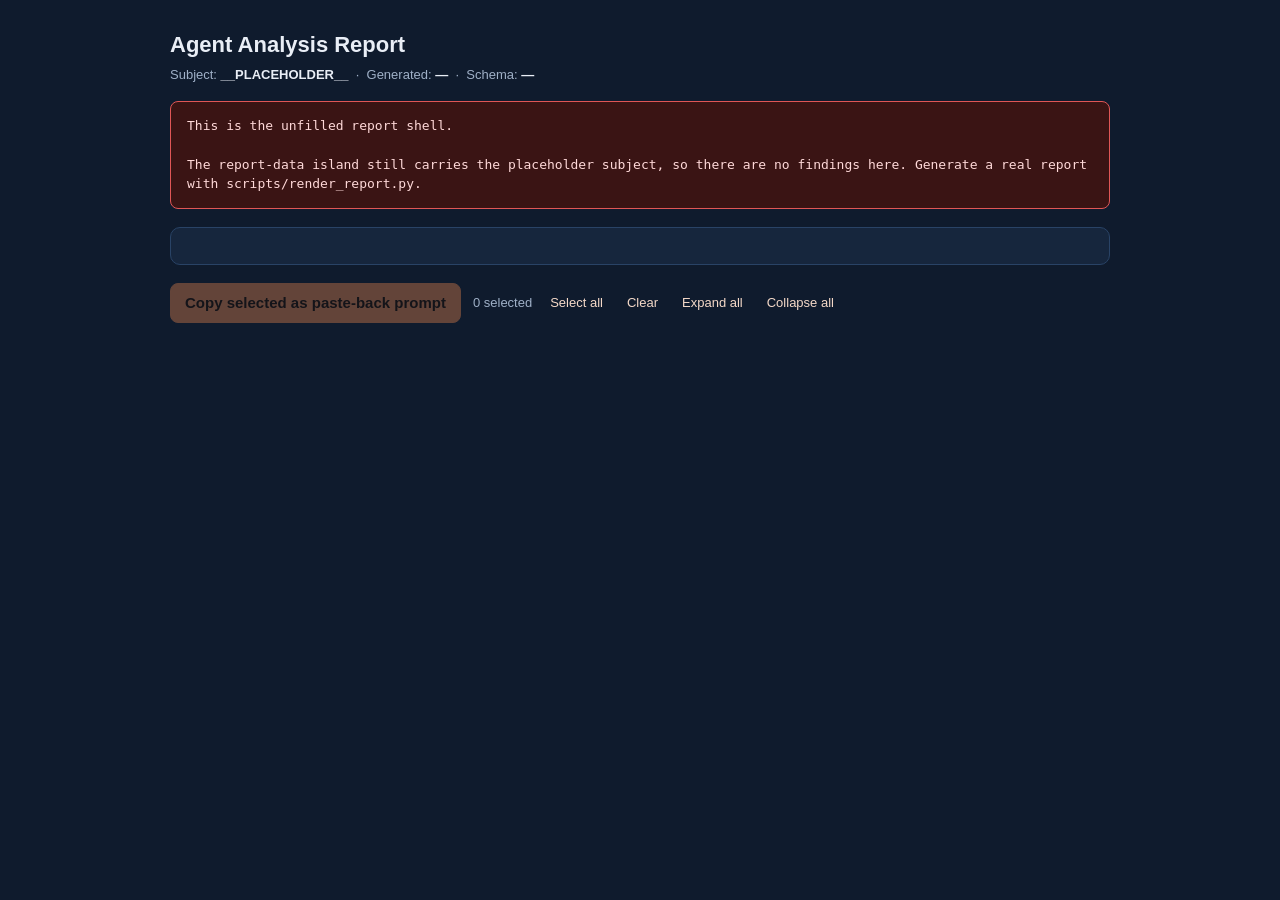
<file: .agent/skills/bmad-agent-builder/assets/report-shell.html>
<!DOCTYPE html>
<html lang="en">
<head>
<meta charset="utf-8">
<meta name="viewport" content="width=device-width, initial-scale=1">
<title>Agent Analysis Report</title>
<style>
  :root {
    --bg: #0f1b2d;
    --panel: #16263d;
    --panel-2: #1d3250;
    --ink: #e9eef6;
    --ink-dim: #9fb0c7;
    --line: #294366;
    --accent: #b66d46;
    --accent-ink: #f4d9c8;
    --critical: #e05656;
    --high: #e0904a;
    --medium: #d8c24a;
    --low: #5aa0d0;
    --ok: #4caf72;
  }
  * { box-sizing: border-box; }
  body {
    margin: 0;
    background: var(--bg);
    color: var(--ink);
    font: 15px/1.5 -apple-system, BlinkMacSystemFont, "Segoe UI", Roboto, Helvetica, Arial, sans-serif;
  }
  .wrap { max-width: 980px; margin: 0 auto; padding: 28px 20px 80px; }
  header h1 { font-size: 22px; margin: 0 0 4px; }
  header .meta { color: var(--ink-dim); font-size: 13px; }
  header .meta b { color: var(--ink); font-weight: 600; }

  .banner {
    display: none;
    background: #3a1414;
    border: 1px solid var(--critical);
    color: #ffd9d9;
    padding: 14px 16px;
    border-radius: 8px;
    margin: 16px 0;
    white-space: pre-wrap;
    font-family: ui-monospace, SFMono-Regular, Menlo, monospace;
    font-size: 13px;
  }
  .banner.show { display: block; }

  .overview {
    background: var(--panel);
    border: 1px solid var(--line);
    border-radius: 10px;
    padding: 18px;
    margin: 18px 0;
  }
  .grade {
    font-size: 34px;
    font-weight: 800;
    margin: 0 0 8px;
    text-transform: capitalize;
  }
  .grade.g-excellent { color: var(--ok); }
  .grade.g-good { color: var(--low); }
  .grade.g-fair { color: var(--medium); }
  .grade.g-poor { color: var(--critical); }
  .verdict { font-size: 16px; font-weight: 600; margin: 0 0 14px; }
  .summary { color: var(--ink-dim); margin: 0 0 14px; }
  .counts { display: flex; flex-wrap: wrap; gap: 10px; }
  .pill {
    display: inline-flex;
    align-items: center;
    gap: 8px;
    padding: 6px 12px;
    border-radius: 999px;
    background: var(--panel-2);
    border: 1px solid var(--line);
    font-size: 13px;
  }
  .pill .dot { width: 10px; height: 10px; border-radius: 50%; }
  .pill .n { font-weight: 700; }
  .dot.critical { background: var(--critical); }
  .dot.high { background: var(--high); }
  .dot.medium { background: var(--medium); }
  .dot.low { background: var(--low); }

  /* Agent portrait (agent_profile block) */
  .portrait {
    display: flex;
    align-items: center;
    gap: 16px;
    background: var(--panel);
    border: 1px solid var(--line);
    border-radius: 10px;
    padding: 18px;
    margin: 18px 0;
  }
  .portrait .icon {
    flex: 0 0 auto;
    width: 56px;
    height: 56px;
    border-radius: 12px;
    background: var(--panel-2);
    border: 1px solid var(--line);
    display: flex;
    align-items: center;
    justify-content: center;
    font-size: 30px;
  }
  .portrait .who { flex: 1 1 auto; min-width: 0; }
  .portrait .who .name { font-size: 18px; font-weight: 700; }
  .portrait .who .title { color: var(--ink-dim); font-size: 13px; margin-top: 1px; }
  .portrait .who .mission { margin-top: 8px; }
  .portrait .who .type {
    display: inline-block;
    margin-top: 8px;
    font-size: 11px;
    text-transform: uppercase;
    letter-spacing: 0.04em;
    padding: 3px 8px;
    border-radius: 6px;
    background: var(--panel-2);
    border: 1px solid var(--accent);
    color: var(--accent-ink);
  }

  /* Generic agent-block / synthesis panel */
  .block {
    background: var(--panel);
    border: 1px solid var(--line);
    border-radius: 10px;
    padding: 18px;
    margin: 18px 0;
  }
  .block > h2 {
    font-size: 13px;
    text-transform: uppercase;
    letter-spacing: 0.06em;
    color: var(--ink-dim);
    margin: 0 0 12px;
  }
  .cap-list { list-style: none; margin: 0; padding: 0; }
  .cap-list li {
    display: flex;
    align-items: baseline;
    gap: 10px;
    padding: 8px 0;
    border-top: 1px solid var(--line);
  }
  .cap-list li:first-child { border-top: none; }
  .cap-list .cap-name { font-weight: 600; flex: 0 0 auto; }
  .cap-list .cap-kind {
    flex: 0 0 auto;
    font-size: 11px;
    text-transform: uppercase;
    letter-spacing: 0.04em;
    padding: 2px 7px;
    border-radius: 6px;
    background: var(--panel-2);
    border: 1px solid var(--line);
    color: var(--ink-dim);
  }
  .cap-list .cap-note { color: var(--ink-dim); flex: 1 1 auto; min-width: 0; }
  .kv { margin: 0; display: grid; grid-template-columns: 150px 1fr; gap: 6px 14px; }
  .kv dt { color: var(--ink-dim); font-size: 12px; text-transform: uppercase; letter-spacing: 0.04em; }
  .kv dd { margin: 0; }
  .block .journey { padding: 8px 0; border-top: 1px solid var(--line); }
  .block .journey:first-of-type { border-top: none; padding-top: 0; }
  .block .journey .j-name { font-weight: 600; }
  .block .journey .j-steps { color: var(--ink-dim); margin-top: 2px; }
  .block .mono, .block code {
    font-family: ui-monospace, SFMono-Regular, Menlo, monospace;
    font-size: 13px;
    background: var(--panel-2);
    padding: 1px 5px;
    border-radius: 4px;
  }

  /* Themes */
  .theme { padding: 12px 0; border-top: 1px solid var(--line); }
  .theme:first-of-type { border-top: none; padding-top: 0; }
  .theme .t-head { display: flex; align-items: center; gap: 10px; }
  .theme .t-title { font-weight: 600; flex: 1 1 auto; min-width: 0; }
  .theme .t-cause { color: var(--ink-dim); margin-top: 4px; }
  .theme .t-action { margin-top: 4px; }
  .theme .t-findings { margin-top: 8px; padding-left: 12px; border-left: 2px solid var(--line); }
  .theme .t-finding { font-size: 13px; color: var(--ink-dim); padding: 2px 0; }

  /* Strengths */
  .strength-list { margin: 0; padding-left: 20px; }
  .strength-list li { padding: 2px 0; }

  /* Recommendations */
  .rec { padding: 8px 0; border-top: 1px solid var(--line); }
  .rec:first-of-type { border-top: none; padding-top: 0; }
  .rec .rank { font-weight: 700; color: var(--accent-ink); margin-right: 8px; }
  .rec .resolves { color: var(--ink-dim); font-size: 12px; margin-left: 8px; }

  .toolbar {
    display: flex;
    align-items: center;
    gap: 12px;
    margin: 18px 0 10px;
    flex-wrap: wrap;
  }
  .toolbar .sel-count { color: var(--ink-dim); font-size: 13px; }
  button {
    font: inherit;
    cursor: pointer;
    border-radius: 8px;
    border: 1px solid var(--line);
    background: var(--panel-2);
    color: var(--ink);
    padding: 8px 14px;
  }
  button.primary {
    background: var(--accent);
    border-color: var(--accent);
    color: #1a0e07;
    font-weight: 600;
  }
  button:disabled { opacity: 0.5; cursor: default; }
  button.link {
    background: none;
    border: none;
    color: var(--accent-ink);
    padding: 4px 6px;
    font-size: 13px;
  }
  button.small { padding: 5px 10px; font-size: 13px; flex: 0 0 auto; }

  .no-findings {
    background: var(--panel);
    border: 1px dashed var(--line);
    border-radius: 10px;
    padding: 28px;
    text-align: center;
    color: var(--ink-dim);
  }
  .no-findings .big { font-size: 18px; color: var(--ok); margin-bottom: 6px; }

  .group { margin: 18px 0; }
  .group > h2 {
    font-size: 13px;
    text-transform: uppercase;
    letter-spacing: 0.06em;
    color: var(--ink-dim);
    margin: 0 0 8px;
    display: flex;
    align-items: center;
    gap: 8px;
  }

  .finding {
    background: var(--panel);
    border: 1px solid var(--line);
    border-left: 4px solid var(--line);
    border-radius: 8px;
    margin: 8px 0;
    overflow: hidden;
  }
  .finding.sev-critical { border-left-color: var(--critical); }
  .finding.sev-high { border-left-color: var(--high); }
  .finding.sev-medium { border-left-color: var(--medium); }
  .finding.sev-low { border-left-color: var(--low); }

  .finding .row {
    display: flex;
    align-items: center;
    gap: 12px;
    padding: 12px 14px;
  }
  .finding .row .chk { width: 16px; height: 16px; flex: 0 0 auto; cursor: pointer; }
  .finding .row .head { flex: 1 1 auto; cursor: pointer; min-width: 0; }
  .finding .row .title { font-weight: 600; }
  .finding .row .sub { color: var(--ink-dim); font-size: 12px; margin-top: 2px; }
  .finding .tag {
    flex: 0 0 auto;
    font-size: 11px;
    text-transform: uppercase;
    letter-spacing: 0.04em;
    padding: 3px 8px;
    border-radius: 6px;
    background: var(--panel-2);
    border: 1px solid var(--line);
    color: var(--ink-dim);
  }
  .finding .caret { flex: 0 0 auto; color: var(--ink-dim); transition: transform 0.15s; cursor: pointer; }
  .finding.open .caret { transform: rotate(90deg); }

  .finding .body {
    display: none;
    padding: 0 14px 14px 42px;
    border-top: 1px solid var(--line);
  }
  .finding.open .body { display: block; }
  .finding .body dl { margin: 12px 0 0; display: grid; grid-template-columns: 130px 1fr; gap: 6px 14px; }
  .finding .body dt { color: var(--ink-dim); font-size: 12px; text-transform: uppercase; letter-spacing: 0.04em; }
  .finding .body dd { margin: 0; }
  .finding .body code, .finding .body .mono {
    font-family: ui-monospace, SFMono-Regular, Menlo, monospace;
    font-size: 13px;
    background: var(--panel-2);
    padding: 1px 5px;
    border-radius: 4px;
  }

  .toast {
    position: fixed;
    left: 50%;
    bottom: 28px;
    transform: translateX(-50%);
    background: var(--ok);
    color: #06160c;
    padding: 10px 18px;
    border-radius: 8px;
    font-weight: 600;
    opacity: 0;
    transition: opacity 0.2s;
    pointer-events: none;
  }
  .toast.show { opacity: 1; }

  .fallback-area { margin-top: 12px; display: none; }
  .fallback-area.show { display: block; }
  .fallback-area textarea {
    width: 100%;
    min-height: 160px;
    background: var(--panel-2);
    color: var(--ink);
    border: 1px solid var(--line);
    border-radius: 8px;
    padding: 10px;
    font-family: ui-monospace, SFMono-Regular, Menlo, monospace;
    font-size: 13px;
  }
</style>
</head>
<body>
<div class="wrap">
  <header>
    <h1>Agent Analysis Report</h1>
    <div class="meta">
      <span>Subject: <b id="m-subject">—</b></span> &nbsp;·&nbsp;
      <span>Generated: <b id="m-generated">—</b></span> &nbsp;·&nbsp;
      <span>Schema: <b id="m-schema">—</b></span>
    </div>
  </header>

  <div id="parse-banner" class="banner"></div>

  <!-- Agent portrait (agent_profile). Hidden when the block is absent. -->
  <section id="portrait" class="portrait" hidden></section>

  <section id="overview" class="overview" hidden>
    <div id="grade" class="grade" hidden></div>
    <p id="verdict" class="verdict"></p>
    <p id="summary-text" class="summary" hidden></p>
    <div id="counts" class="counts"></div>
  </section>

  <!-- Capability dashboard (capabilities). Hidden when absent. -->
  <section id="capabilities" class="block" hidden></section>

  <!-- Per-lens verdicts (detailed_analysis). Hidden when absent. -->
  <section id="lens-verdicts" class="block" hidden></section>

  <!-- Sanctum block (sanctum). Conditional; hidden for stateless agents. -->
  <section id="sanctum" class="block" hidden></section>

  <!-- Experience: journeys plus headless (experience). Hidden when absent. -->
  <section id="experience" class="block" hidden></section>

  <!-- Synthesis layer (themes, strengths, recommendations). Hidden when absent. -->
  <section id="themes" class="block" hidden></section>
  <section id="strengths" class="block" hidden></section>
  <section id="recommendations" class="block" hidden></section>

  <div id="toolbar" class="toolbar" hidden>
    <button id="btn-copy" class="primary" disabled>Copy selected as paste-back prompt</button>
    <span id="sel-count" class="sel-count">0 selected</span>
    <button id="btn-select-all" class="link">Select all</button>
    <button id="btn-clear" class="link">Clear</button>
    <button id="btn-expand-all" class="link">Expand all</button>
    <button id="btn-collapse-all" class="link">Collapse all</button>
  </div>

  <div id="fallback" class="fallback-area">
    <p class="sel-count">Clipboard was unavailable. Copy the text below manually:</p>
    <textarea id="fallback-text" readonly></textarea>
  </div>

  <div id="findings-root"></div>
</div>

<div id="toast" class="toast">Copied</div>

<!-- scripts/render_report.py replaces the contents of this island per run.
     The placeholder below is intentionally unusable: the shell refuses to
     render it, so a failed injection can never look like real findings. -->
<script type="application/json" id="report-data">
{
  "schema_version": 2,
  "subject": "__PLACEHOLDER__",
  "generated": "",
  "verdict": "",
  "findings": []
}
</script>

<script>
(function () {
  "use strict";

  var SEVERITIES = ["critical", "high", "medium", "low"];
  var SEV_LABEL = { critical: "Critical", high: "High", medium: "Medium", low: "Low" };
  var GRADES = ["excellent", "good", "fair", "poor"];
  var PLACEHOLDER_SUBJECT = "__PLACEHOLDER__";

  var els = {
    banner: document.getElementById("parse-banner"),
    portrait: document.getElementById("portrait"),
    overview: document.getElementById("overview"),
    grade: document.getElementById("grade"),
    verdict: document.getElementById("verdict"),
    summaryText: document.getElementById("summary-text"),
    counts: document.getElementById("counts"),
    capabilities: document.getElementById("capabilities"),
    lensVerdicts: document.getElementById("lens-verdicts"),
    sanctum: document.getElementById("sanctum"),
    experience: document.getElementById("experience"),
    themes: document.getElementById("themes"),
    strengths: document.getElementById("strengths"),
    recommendations: document.getElementById("recommendations"),
    toolbar: document.getElementById("toolbar"),
    root: document.getElementById("findings-root"),
    subject: document.getElementById("m-subject"),
    generated: document.getElementById("m-generated"),
    schema: document.getElementById("m-schema"),
    selCount: document.getElementById("sel-count"),
    btnCopy: document.getElementById("btn-copy"),
    btnSelectAll: document.getElementById("btn-select-all"),
    btnClear: document.getElementById("btn-clear"),
    btnExpandAll: document.getElementById("btn-expand-all"),
    btnCollapseAll: document.getElementById("btn-collapse-all"),
    fallback: document.getElementById("fallback"),
    fallbackText: document.getElementById("fallback-text"),
    toast: document.getElementById("toast")
  };

  var selected = Object.create(null);
  var findings = [];
  var findingsById = Object.create(null);
  var subjectPath = "";
  var standards = null;

  function showBanner(message) {
    els.banner.textContent = message;
    els.banner.classList.add("show");
  }

  function esc(value) {
    var s = value == null ? "" : String(value);
    return s.replace(/[&<>"']/g, function (c) {
      return { "&": "&amp;", "<": "&lt;", ">": "&gt;", '"': "&quot;", "'": "&#39;" }[c];
    });
  }

  // Normalize an arbitrary parsed object against schema_version 2, supplying
  // defaults so a partial or future island still renders. Unknown fields are
  // ignored, not fatal. Severity counts are always derived from the findings
  // array, never read from the island, so they cannot disagree with it. The
  // agent blocks (agent_profile, capabilities, detailed_analysis, sanctum,
  // experience) and the synthesis blocks (grade, summary, themes, strengths,
  // recommendations) are OPTIONAL: each normalizes to an empty value that
  // renders nothing rather than an empty panel or an error.
  function normalize(raw) {
    var obj = raw && typeof raw === "object" ? raw : {};
    var rawFindings = Array.isArray(obj.findings) ? obj.findings : [];

    var norm = {
      schema_version: typeof obj.schema_version === "number" ? obj.schema_version : 2,
      subject: obj.subject != null ? String(obj.subject) : "(unspecified)",
      generated: obj.generated != null ? String(obj.generated) : "(unspecified)",
      verdict: obj.verdict != null ? String(obj.verdict) : "(no verdict supplied)",
      grade: GRADES.indexOf(String(obj.grade || "").toLowerCase()) >= 0
        ? String(obj.grade).toLowerCase() : "",
      summary: typeof obj.summary === "string" ? obj.summary : "",
      standards: (obj.standards && typeof obj.standards === "object") ? {
        canon: obj.standards.canon != null ? String(obj.standards.canon) : "",
        principles: obj.standards.principles != null ? String(obj.standards.principles) : "",
        scripts: obj.standards.scripts != null ? String(obj.standards.scripts) : ""
      } : null,
      themes: normalizeThemes(obj.themes),
      strengths: normalizeStrengths(obj.strengths),
      recommendations: normalizeRecommendations(obj.recommendations),
      counts: { critical: 0, high: 0, medium: 0, low: 0 },
      findings: [],
      agent_profile: normalizeProfile(obj.agent_profile),
      capabilities: normalizeCapabilities(obj.capabilities),
      detailed_analysis: normalizeDetailed(obj.detailed_analysis),
      sanctum: normalizeSanctum(obj.sanctum),
      experience: normalizeExperience(obj.experience)
    };

    rawFindings.forEach(function (f, i) {
      if (!f || typeof f !== "object") { return; }
      var sev = SEVERITIES.indexOf(f.severity) >= 0 ? f.severity : "low";
      norm.findings.push({
        id: f.id != null ? String(f.id) : "finding-" + (i + 1),
        lens: f.lens != null ? String(f.lens) : "(unknown)",
        severity: sev,
        title: f.title != null ? String(f.title) : "(untitled finding)",
        location: f.location != null ? String(f.location) : "",
        evidence: f.evidence != null ? String(f.evidence) : "",
        recommendation: f.recommendation != null ? String(f.recommendation) : "",
        proposed_smallest: f.proposed_smallest != null ? String(f.proposed_smallest) : "",
        predicted_delta: f.predicted_delta != null ? String(f.predicted_delta) : ""
      });
      norm.counts[sev] += 1;
    });

    return norm;
  }

  function normalizeThemes(raw) {
    if (!Array.isArray(raw)) { return []; }
    var list = [];
    raw.forEach(function (t) {
      if (!t || typeof t !== "object") { return; }
      var ids = [];
      if (Array.isArray(t.finding_ids)) {
        t.finding_ids.forEach(function (id) { if (id != null) { ids.push(String(id)); } });
      }
      var title = t.title != null ? String(t.title) : "";
      if (!title && !ids.length) { return; }
      list.push({
        title: title || "(untitled theme)",
        root_cause: t.root_cause != null ? String(t.root_cause) : "",
        action: t.action != null ? String(t.action) : "",
        finding_ids: ids
      });
    });
    return list;
  }

  function normalizeStrengths(raw) {
    if (!Array.isArray(raw)) { return []; }
    var list = [];
    raw.forEach(function (s) {
      if (typeof s === "string" && s) { list.push(s); }
      else if (s && typeof s === "object" && s.title) {
        list.push(String(s.title) + (s.detail ? " — " + String(s.detail) : ""));
      }
    });
    return list;
  }

  function normalizeRecommendations(raw) {
    if (!Array.isArray(raw)) { return []; }
    var list = [];
    raw.forEach(function (r, i) {
      if (!r || typeof r !== "object") { return; }
      var action = r.action != null ? String(r.action) : "";
      if (!action) { return; }
      var resolves = "";
      if (Array.isArray(r.resolves)) { resolves = r.resolves.map(String).join(", "); }
      else if (typeof r.resolves === "number") { resolves = r.resolves + " findings"; }
      else if (r.resolves != null) { resolves = String(r.resolves); }
      list.push({
        rank: typeof r.rank === "number" ? r.rank : i + 1,
        action: action,
        resolves: resolves
      });
    });
    list.sort(function (a, b) { return a.rank - b.rank; });
    return list;
  }

  // Optional agent_profile portrait: name/title/icon/agent_type/mission.
  // Returns null when nothing usable is present, so the portrait stays hidden.
  function normalizeProfile(raw) {
    if (!raw || typeof raw !== "object") { return null; }
    var p = {
      name: raw.name != null ? String(raw.name) : "",
      title: raw.title != null ? String(raw.title) : "",
      icon: raw.icon != null ? String(raw.icon) : "",
      agent_type: raw.agent_type != null ? String(raw.agent_type) : "",
      mission: raw.mission != null ? String(raw.mission) : ""
    };
    if (!p.name && !p.title && !p.mission && !p.agent_type) { return null; }
    return p;
  }

  // Optional capability dashboard: a list of { name, kind, note }.
  // Returns null when empty or absent.
  function normalizeCapabilities(raw) {
    if (!Array.isArray(raw)) { return null; }
    var list = [];
    raw.forEach(function (c) {
      if (!c || typeof c !== "object") { return; }
      var name = c.name != null ? String(c.name) : "";
      if (!name) { return; }
      list.push({
        name: name,
        kind: c.kind != null ? String(c.kind) : "",
        note: c.note != null ? String(c.note) : ""
      });
    });
    return list.length ? list : null;
  }

  // Optional detailed_analysis: a map of lens name to one-line verdict.
  // Returns null when empty or absent.
  function normalizeDetailed(raw) {
    if (!raw || typeof raw !== "object" || Array.isArray(raw)) { return null; }
    var entries = [];
    Object.keys(raw).forEach(function (key) {
      var value = raw[key];
      if (value == null || typeof value === "object") { return; }
      entries.push({ lens: key, verdict: String(value) });
    });
    return entries.length ? entries : null;
  }

  // Optional sanctum block, shown only for memory/autonomous agents.
  // Returns null when absent or explicitly marked not present.
  function normalizeSanctum(raw) {
    if (!raw || typeof raw !== "object") { return null; }
    if (raw.present === false) { return null; }
    var files = [];
    if (Array.isArray(raw.files)) {
      raw.files.forEach(function (f) { if (f != null) { files.push(String(f)); } });
    }
    var s = {
      location: raw.location != null ? String(raw.location) : "",
      files: files,
      note: raw.note != null ? String(raw.note) : ""
    };
    if (!s.location && !s.files.length && !s.note) { return null; }
    return s;
  }

  // Optional experience block: journeys plus a headless note. Returns null when
  // neither is usable.
  function normalizeExperience(raw) {
    if (!raw || typeof raw !== "object") { return null; }
    var journeys = [];
    if (Array.isArray(raw.journeys)) {
      raw.journeys.forEach(function (j) {
        if (!j || typeof j !== "object") { return; }
        var name = j.name != null ? String(j.name) : "";
        var steps = j.steps != null ? String(j.steps) : "";
        if (!name && !steps) { return; }
        journeys.push({ name: name, steps: steps });
      });
    }
    var headless = raw.headless != null ? String(raw.headless) : "";
    if (!journeys.length && !headless) { return null; }
    return { journeys: journeys, headless: headless };
  }

  function renderOverview(data) {
    els.subject.textContent = data.subject;
    els.generated.textContent = data.generated;
    els.schema.textContent = String(data.schema_version);
    els.verdict.textContent = data.verdict;

    if (data.grade) {
      els.grade.textContent = data.grade;
      els.grade.className = "grade g-" + data.grade;
      els.grade.hidden = false;
    }
    if (data.summary) {
      els.summaryText.textContent = data.summary;
      els.summaryText.hidden = false;
    }

    els.counts.innerHTML = "";
    SEVERITIES.forEach(function (s) {
      var pill = document.createElement("span");
      pill.className = "pill";
      pill.innerHTML =
        '<span class="dot ' + s + '"></span>' +
        '<span class="lbl">' + SEV_LABEL[s] + '</span>' +
        '<span class="n">' + data.counts[s] + "</span>";
      els.counts.appendChild(pill);
    });
    els.overview.hidden = false;
  }

  // Each agent-block renderer leaves its section hidden when its data is null,
  // so a stateless agent (no sanctum) or a minimal island never shows a blank
  // panel and never throws.
  function renderProfile(profile) {
    if (!profile) { els.portrait.hidden = true; return; }
    var typeTag = profile.agent_type
      ? '<span class="type">' + esc(profile.agent_type) + "</span>"
      : "";
    var mission = profile.mission
      ? '<div class="mission">' + esc(profile.mission) + "</div>"
      : "";
    els.portrait.innerHTML =
      '<div class="icon">' + (profile.icon ? esc(profile.icon) : "🤖") + "</div>" +
      '<div class="who">' +
      '<div class="name">' + esc(profile.name || "(unnamed agent)") + "</div>" +
      (profile.title ? '<div class="title">' + esc(profile.title) + "</div>" : "") +
      mission +
      typeTag +
      "</div>";
    els.portrait.hidden = false;
  }

  function renderCapabilities(list) {
    if (!list) { els.capabilities.hidden = true; return; }
    var items = list.map(function (c) {
      return "<li>" +
        '<span class="cap-name">' + esc(c.name) + "</span>" +
        (c.kind ? '<span class="cap-kind">' + esc(c.kind) + "</span>" : "") +
        (c.note ? '<span class="cap-note">' + esc(c.note) + "</span>" : "") +
        "</li>";
    }).join("");
    els.capabilities.innerHTML =
      "<h2>Capabilities</h2><ul class=\"cap-list\">" + items + "</ul>";
    els.capabilities.hidden = false;
  }

  function renderLensVerdicts(entries) {
    if (!entries) { els.lensVerdicts.hidden = true; return; }
    var rows = entries.map(function (e) {
      return "<dt>" + esc(e.lens) + "</dt><dd>" + esc(e.verdict) + "</dd>";
    }).join("");
    els.lensVerdicts.innerHTML =
      "<h2>Per-lens verdicts</h2><dl class=\"kv\">" + rows + "</dl>";
    els.lensVerdicts.hidden = false;
  }

  function renderSanctum(s) {
    if (!s) { els.sanctum.hidden = true; return; }
    var rows = "";
    if (s.location) {
      rows += "<dt>Location</dt><dd><code>" + esc(s.location) + "</code></dd>";
    }
    if (s.files.length) {
      rows += "<dt>Sanctum files</dt><dd>" +
        s.files.map(function (f) { return '<span class="mono">' + esc(f) + "</span>"; }).join(" ") +
        "</dd>";
    }
    if (s.note) {
      rows += "<dt>Note</dt><dd>" + esc(s.note) + "</dd>";
    }
    els.sanctum.innerHTML = "<h2>Sanctum (runtime memory)</h2><dl class=\"kv\">" + rows + "</dl>";
    els.sanctum.hidden = false;
  }

  function renderExperience(exp) {
    if (!exp) { els.experience.hidden = true; return; }
    var html = "<h2>Experience</h2>";
    if (exp.journeys.length) {
      html += exp.journeys.map(function (j) {
        return '<div class="journey">' +
          '<div class="j-name">' + esc(j.name || "(unnamed journey)") + "</div>" +
          (j.steps ? '<div class="j-steps">' + esc(j.steps) + "</div>" : "") +
          "</div>";
      }).join("");
    }
    if (exp.headless) {
      html += '<dl class="kv" style="margin-top:12px"><dt>Headless</dt><dd>' +
        esc(exp.headless) + "</dd></dl>";
    }
    els.experience.innerHTML = html;
    els.experience.hidden = false;
  }

  // Every copied fix prompt opens by anchoring the fixing session to the same
  // standards that produced the findings, so the fix is held to the bar too.
  function standardsPreamble() {
    if (!standards || !standards.canon) { return []; }
    var bar = standards.canon + (standards.principles ? " and " + standards.principles : "");
    var lines = [
      "Hold " + bar + " as the bar for every line you change — a fix that adds ceremony is a new finding, not a fix."
    ];
    if (standards.scripts) {
      lines.push("If the fix adds or changes scripts, follow " + standards.scripts + ".");
    }
    lines.push("");
    return lines;
  }

  function composeThemePrompt(theme, resolved) {
    var lines = standardsPreamble();
    lines.push("Fix the following theme in " + subjectPath + ": " + theme.title);
    lines.push("");
    if (theme.root_cause) { lines.push("Root cause: " + theme.root_cause); }
    if (theme.action) { lines.push("Fix: " + theme.action); }
    if (resolved.length) {
      lines.push("");
      lines.push("Findings to address:");
      resolved.forEach(function (f, i) {
        lines.push((i + 1) + ". " + f.title);
        if (f.location) { lines.push("   Location: " + f.location); }
        if (f.evidence) { lines.push("   Evidence: " + f.evidence); }
        if (f.recommendation) { lines.push("   Recommendation: " + f.recommendation); }
      });
    }
    return lines.join("\n") + "\n";
  }

  function renderThemes(themes) {
    if (!themes.length) { els.themes.hidden = true; return; }
    els.themes.innerHTML = "<h2>Themes</h2>";
    themes.forEach(function (t) {
      var resolved = t.finding_ids
        .map(function (id) { return findingsById[id]; })
        .filter(function (f) { return !!f; });
      var items = resolved.map(function (f) {
        return '<div class="t-finding"><span class="mono">' + esc(f.id) + "</span> " +
          esc(f.title) +
          (f.location ? ' · <span class="mono">' + esc(f.location) + "</span>" : "") +
          "</div>";
      }).join("");

      var node = document.createElement("div");
      node.className = "theme";
      node.innerHTML =
        '<div class="t-head"><span class="t-title">' + esc(t.title) + "</span>" +
        '<button class="small t-fix">Fix This Theme</button></div>' +
        (t.root_cause ? '<div class="t-cause">Root cause: ' + esc(t.root_cause) + "</div>" : "") +
        (t.action ? '<div class="t-action"><b>Fix:</b> ' + esc(t.action) + "</div>" : "") +
        (items ? '<div class="t-findings">' + items + "</div>" : "");
      node.querySelector(".t-fix").addEventListener("click", function () {
        copyText(composeThemePrompt(t, resolved));
      });
      els.themes.appendChild(node);
    });
    els.themes.hidden = false;
  }

  function renderStrengths(list) {
    if (!list.length) { els.strengths.hidden = true; return; }
    els.strengths.innerHTML =
      "<h2>Strengths</h2><ul class=\"strength-list\">" +
      list.map(function (s) { return "<li>" + esc(s) + "</li>"; }).join("") +
      "</ul>";
    els.strengths.hidden = false;
  }

  function renderRecommendations(recs) {
    if (!recs.length) { els.recommendations.hidden = true; return; }
    var html = "<h2>Recommendations</h2>";
    recs.forEach(function (r) {
      html += '<div class="rec"><span class="rank">#' + esc(String(r.rank)) + "</span>" +
        esc(r.action) +
        (r.resolves ? '<span class="resolves">resolves: ' + esc(r.resolves) + "</span>" : "") +
        "</div>";
    });
    els.recommendations.innerHTML = html;
    els.recommendations.hidden = false;
  }

  function renderNoFindings() {
    els.root.innerHTML =
      '<div class="no-findings">' +
      '<div class="big">No findings</div>' +
      "<div>The scanners returned a clean pass for this subject.</div>" +
      "</div>";
  }

  function findingNode(f) {
    var node = document.createElement("div");
    node.className = "finding sev-" + f.severity;
    node.setAttribute("data-id", f.id);

    var sub =
      esc(f.lens) +
      (f.location ? ' · <span class="mono">' + esc(f.location) + "</span>" : "");

    var rows =
      "<dt>Lens</dt><dd>" + esc(f.lens) + "</dd>" +
      (f.location ? "<dt>Location</dt><dd><code>" + esc(f.location) + "</code></dd>" : "") +
      (f.evidence ? "<dt>Evidence</dt><dd>" + esc(f.evidence) + "</dd>" : "") +
      (f.recommendation ? "<dt>Recommendation</dt><dd>" + esc(f.recommendation) + "</dd>" : "") +
      (f.proposed_smallest ? "<dt>Proposed smallest</dt><dd>" + esc(f.proposed_smallest) + "</dd>" : "") +
      (f.predicted_delta ? "<dt>Predicted delta</dt><dd>" + esc(f.predicted_delta) + "</dd>" : "");

    node.innerHTML =
      '<div class="row">' +
      '<input type="checkbox" class="chk" aria-label="Select finding">' +
      '<div class="head">' +
      '<div class="title">' + esc(f.title) + "</div>" +
      '<div class="sub">' + sub + "</div>" +
      "</div>" +
      '<span class="tag">' + SEV_LABEL[f.severity] + "</span>" +
      '<span class="caret">▸</span>' +
      "</div>" +
      '<div class="body"><dl>' + rows + "</dl></div>";

    var chk = node.querySelector(".chk");
    chk.checked = !!selected[f.id];
    chk.addEventListener("change", function () {
      if (chk.checked) { selected[f.id] = true; } else { delete selected[f.id]; }
      updateSelection();
    });

    var head = node.querySelector(".head");
    var caret = node.querySelector(".caret");
    function toggle() { node.classList.toggle("open"); }
    head.addEventListener("click", toggle);
    caret.addEventListener("click", toggle);

    return node;
  }

  function renderFindings(list) {
    els.root.innerHTML = "";
    if (list.length === 0) {
      renderNoFindings();
      els.toolbar.hidden = true;
      return;
    }
    els.toolbar.hidden = false;

    SEVERITIES.forEach(function (sev) {
      var group = list.filter(function (f) { return f.severity === sev; });
      if (group.length === 0) { return; }
      var wrap = document.createElement("div");
      wrap.className = "group";
      var h = document.createElement("h2");
      h.innerHTML = '<span class="dot ' + sev + '"></span>' + SEV_LABEL[sev] + " (" + group.length + ")";
      wrap.appendChild(h);
      group.forEach(function (f) { wrap.appendChild(findingNode(f)); });
      els.root.appendChild(wrap);
    });
  }

  function updateSelection() {
    var n = Object.keys(selected).length;
    els.selCount.textContent = n + " selected";
    els.btnCopy.disabled = n === 0;
  }

  function composePrompt() {
    var picked = findings.filter(function (f) { return selected[f.id]; });
    if (picked.length === 0) { return ""; }
    var lines = standardsPreamble();
    lines.push("Fix the following issues in " + subjectPath + ":");
    lines.push("");
    picked.forEach(function (f, i) {
      lines.push((i + 1) + ". " + f.title);
      if (f.location) { lines.push("   Location: " + f.location); }
      if (f.evidence) { lines.push("   Evidence: " + f.evidence); }
      if (f.recommendation) { lines.push("   Recommendation: " + f.recommendation); }
      if (f.proposed_smallest) { lines.push("   Proposed smallest: " + f.proposed_smallest); }
      lines.push("");
    });
    return lines.join("\n").replace(/\n+$/, "\n");
  }

  function showToast(text) {
    els.toast.textContent = text;
    els.toast.classList.add("show");
    setTimeout(function () { els.toast.classList.remove("show"); }, 1600);
  }

  function fallbackCopy(text) {
    els.fallbackText.value = text;
    els.fallback.classList.add("show");
    els.fallbackText.focus();
    els.fallbackText.select();
    try {
      var ok = document.execCommand && document.execCommand("copy");
      if (ok) {
        showToast("Copied");
        return;
      }
    } catch (e) { /* fall through to manual */ }
    showToast("Copy the text shown below");
  }

  function copyText(text) {
    if (!text) { return; }
    if (navigator.clipboard && navigator.clipboard.writeText) {
      navigator.clipboard.writeText(text).then(
        function () { showToast("Copied"); },
        function () { fallbackCopy(text); }
      );
    } else {
      fallbackCopy(text);
    }
  }

  function doCopy() {
    copyText(composePrompt());
  }

  function wireToolbar() {
    els.btnCopy.addEventListener("click", doCopy);
    els.btnSelectAll.addEventListener("click", function () {
      findings.forEach(function (f) { selected[f.id] = true; });
      document.querySelectorAll(".finding .chk").forEach(function (c) { c.checked = true; });
      updateSelection();
    });
    els.btnClear.addEventListener("click", function () {
      selected = Object.create(null);
      document.querySelectorAll(".finding .chk").forEach(function (c) { c.checked = false; });
      els.fallback.classList.remove("show");
      updateSelection();
    });
    els.btnExpandAll.addEventListener("click", function () {
      document.querySelectorAll(".finding").forEach(function (n) { n.classList.add("open"); });
    });
    els.btnCollapseAll.addEventListener("click", function () {
      document.querySelectorAll(".finding").forEach(function (n) { n.classList.remove("open"); });
    });
  }

  function init() {
    var island = document.getElementById("report-data");
    var parsed;
    try {
      if (!island) { throw new Error("report-data island element not found"); }
      parsed = JSON.parse(island.textContent);
    } catch (err) {
      showBanner(
        "Could not parse the report data island.\n\n" +
        "Error: " + (err && err.message ? err.message : String(err)) + "\n\n" +
        "The findings could not be rendered. The JSON inside the " +
        'report-data island (the application/json script tag) is malformed.'
      );
      return;
    }

    var data = normalize(parsed);

    if (data.subject === PLACEHOLDER_SUBJECT) {
      els.subject.textContent = data.subject;
      showBanner(
        "This is the unfilled report shell.\n\n" +
        "The report-data island still carries the placeholder subject, so " +
        "there are no findings here. Generate a real report with " +
        "scripts/render_report.py."
      );
      return;
    }

    findings = data.findings;
    subjectPath = data.subject;
    standards = data.standards;
    findingsById = Object.create(null);
    findings.forEach(function (f) { findingsById[f.id] = f; });

    renderProfile(data.agent_profile);
    renderOverview(data);
    renderCapabilities(data.capabilities);
    renderLensVerdicts(data.detailed_analysis);
    renderSanctum(data.sanctum);
    renderExperience(data.experience);
    renderThemes(data.themes);
    renderStrengths(data.strengths);
    renderRecommendations(data.recommendations);
    renderFindings(findings);
    wireToolbar();
    updateSelection();
  }

  if (document.readyState === "loading") {
    document.addEventListener("DOMContentLoaded", init);
  } else {
    init();
  }
})();
</script>
</body>
</html>
</file>
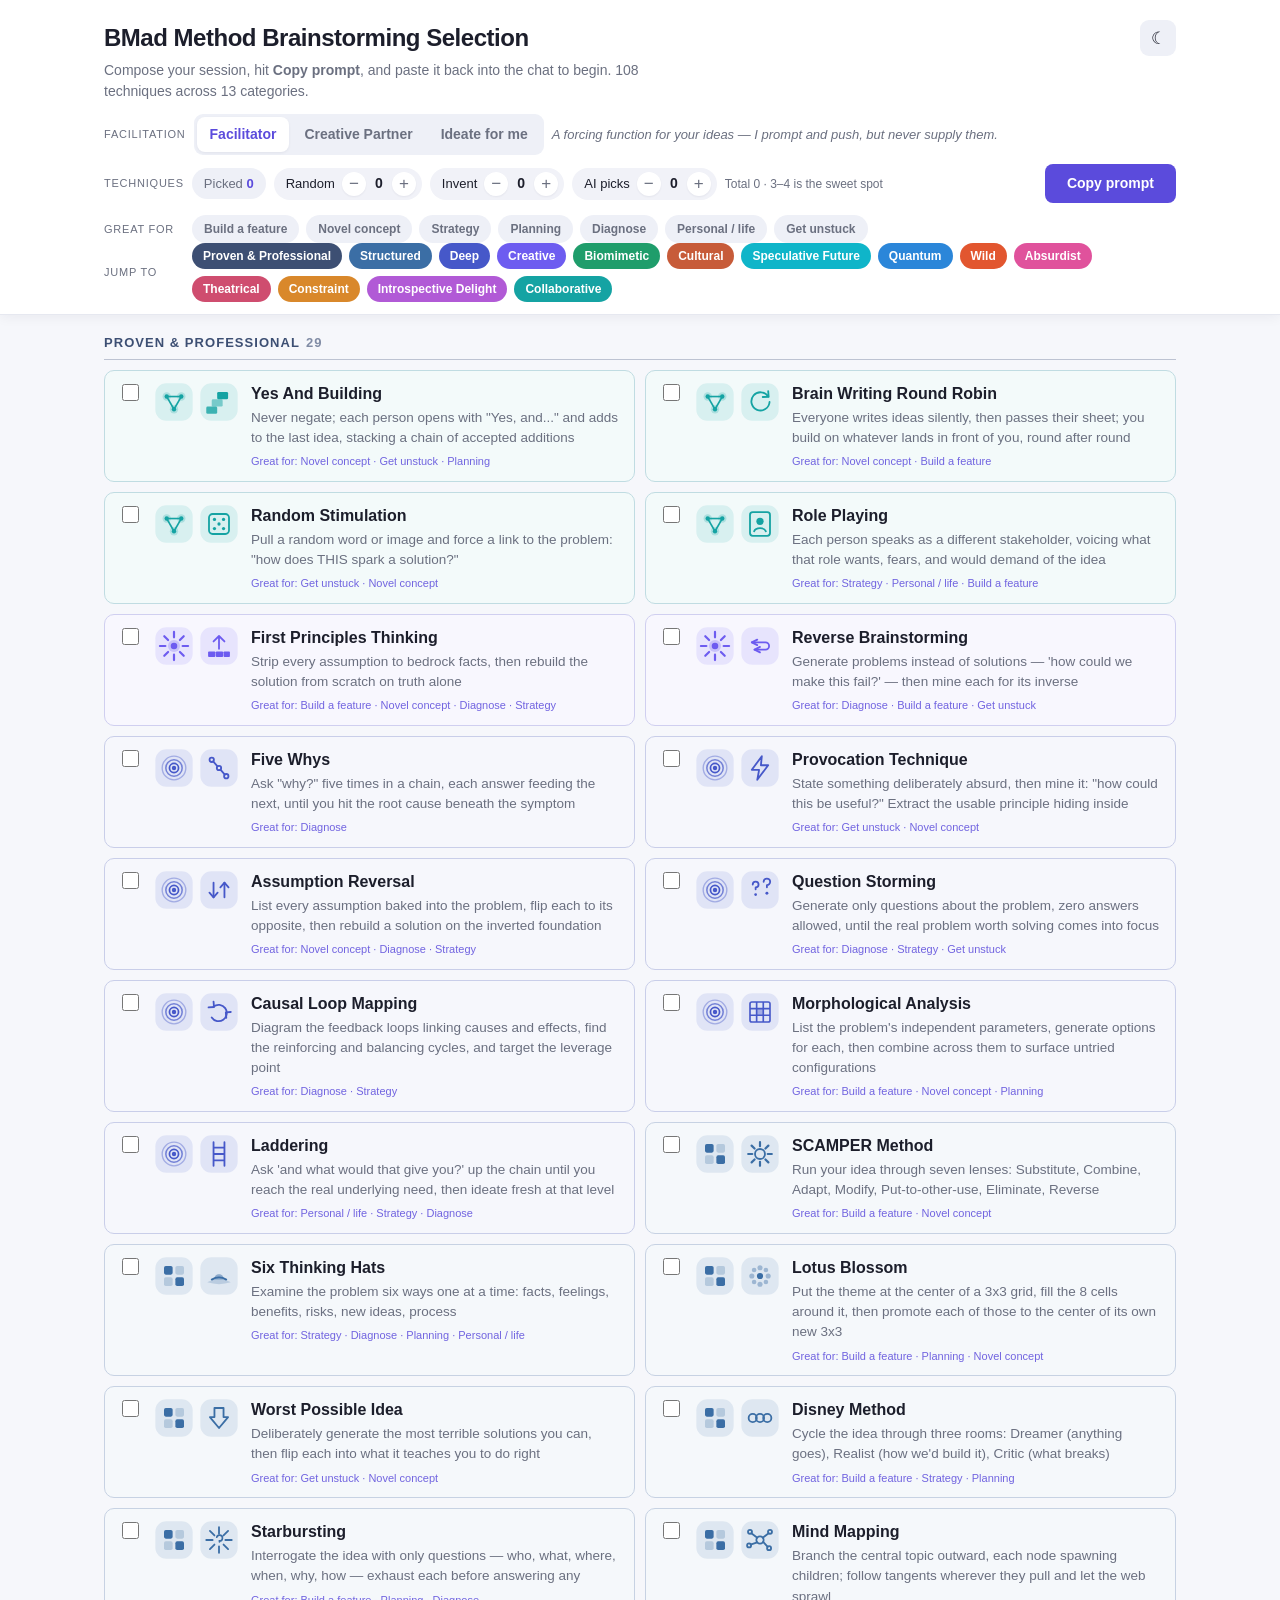
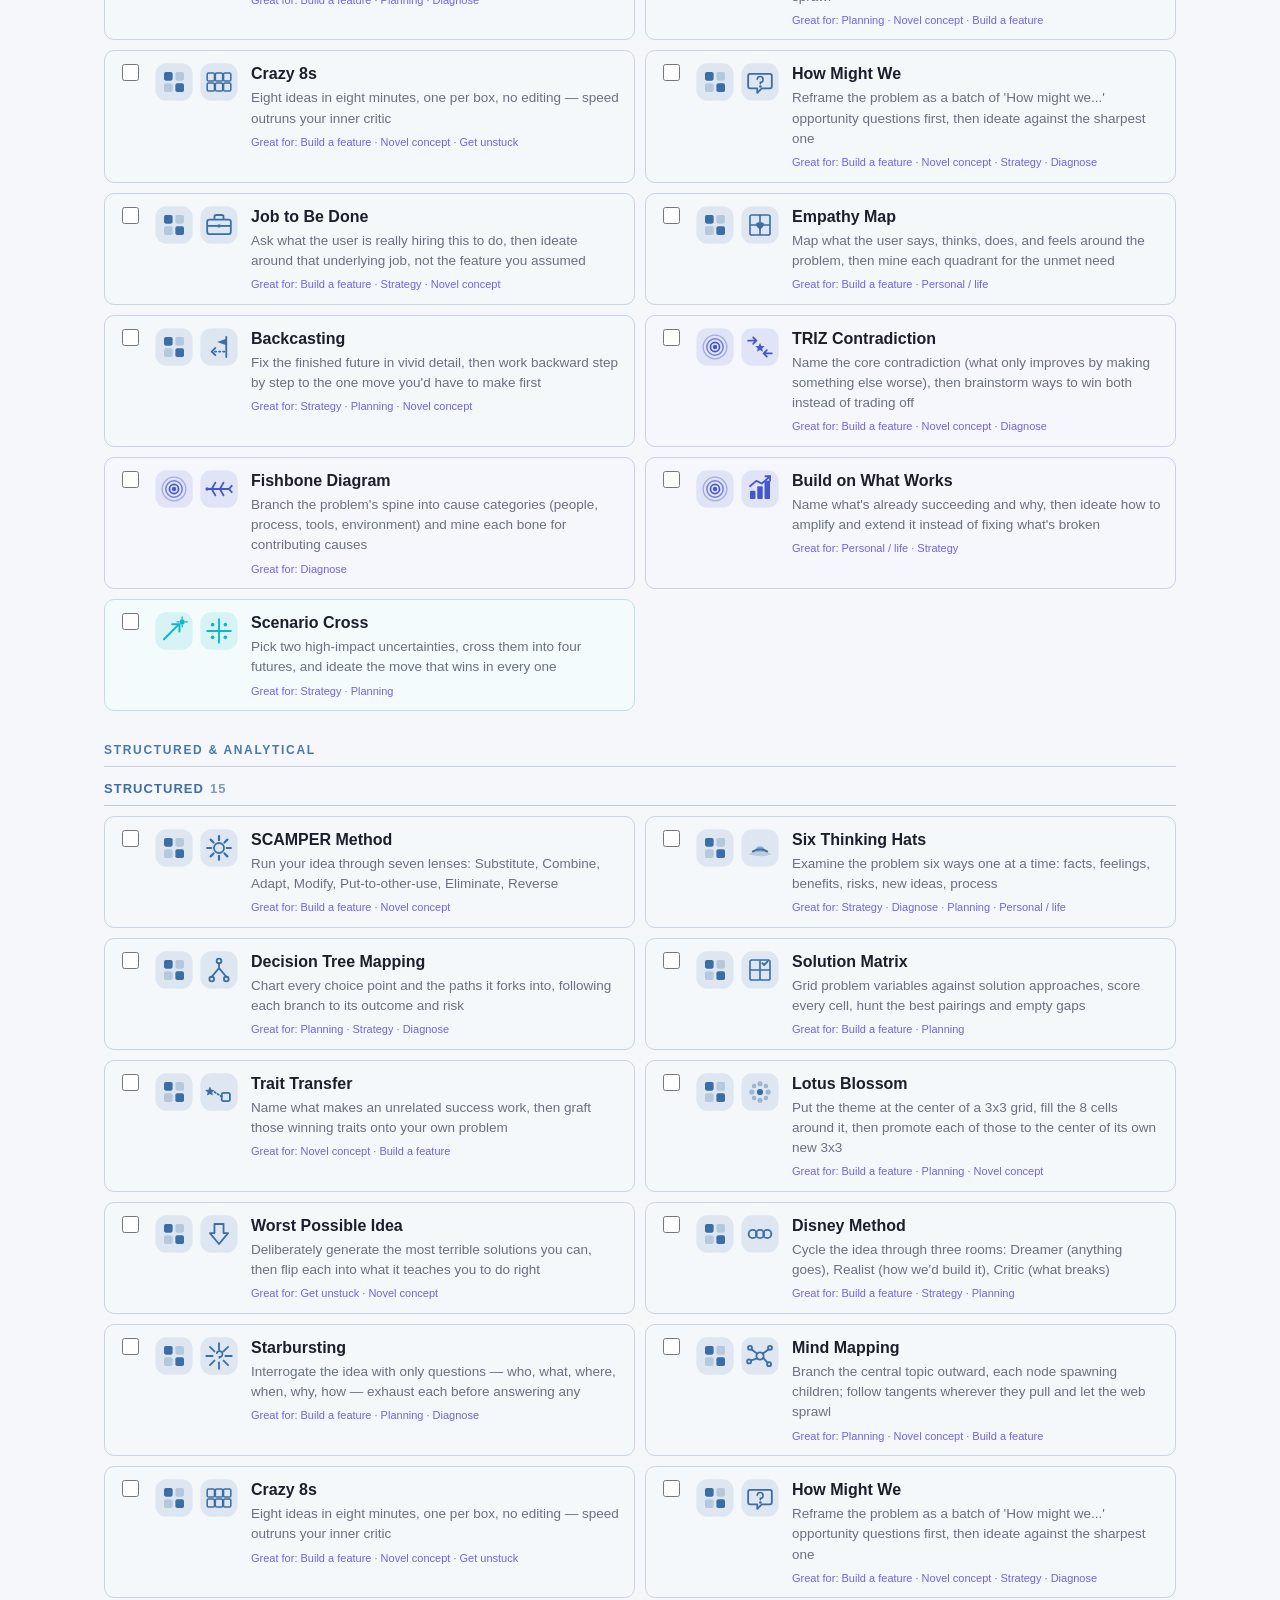
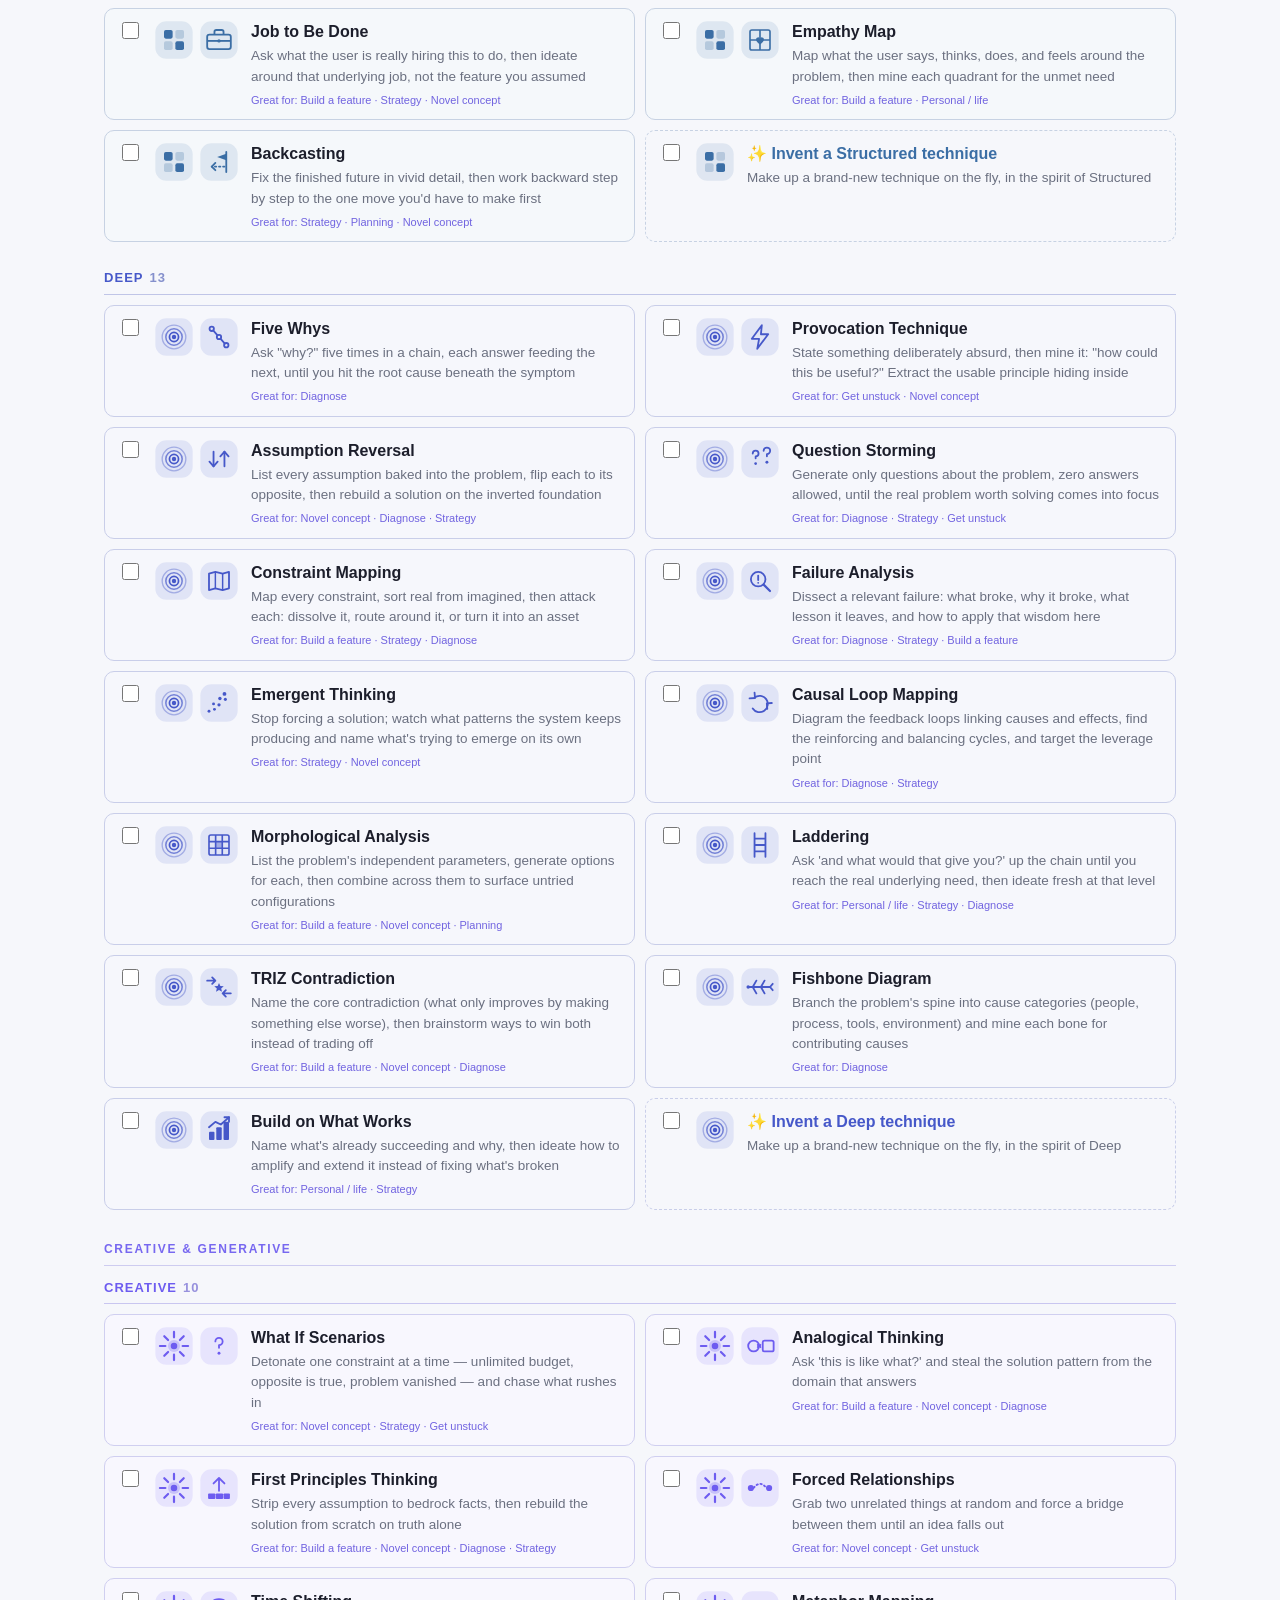
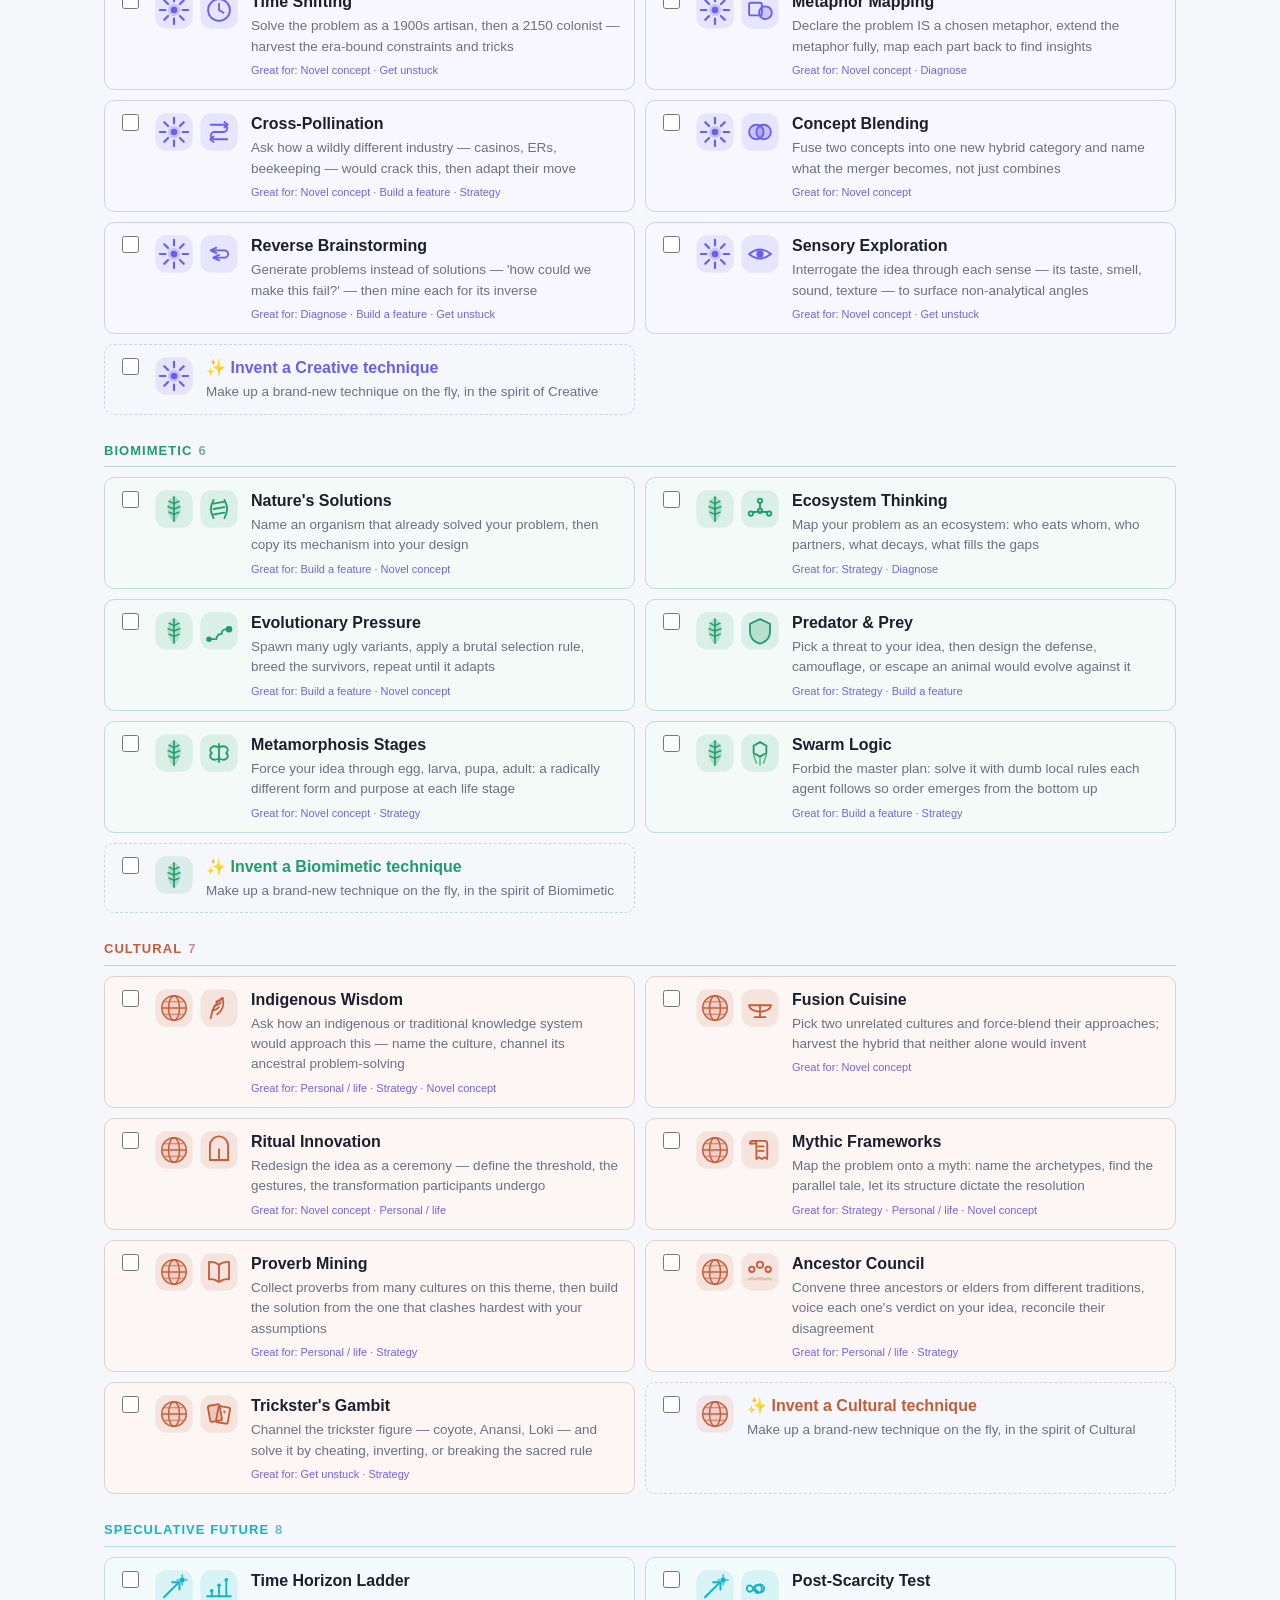
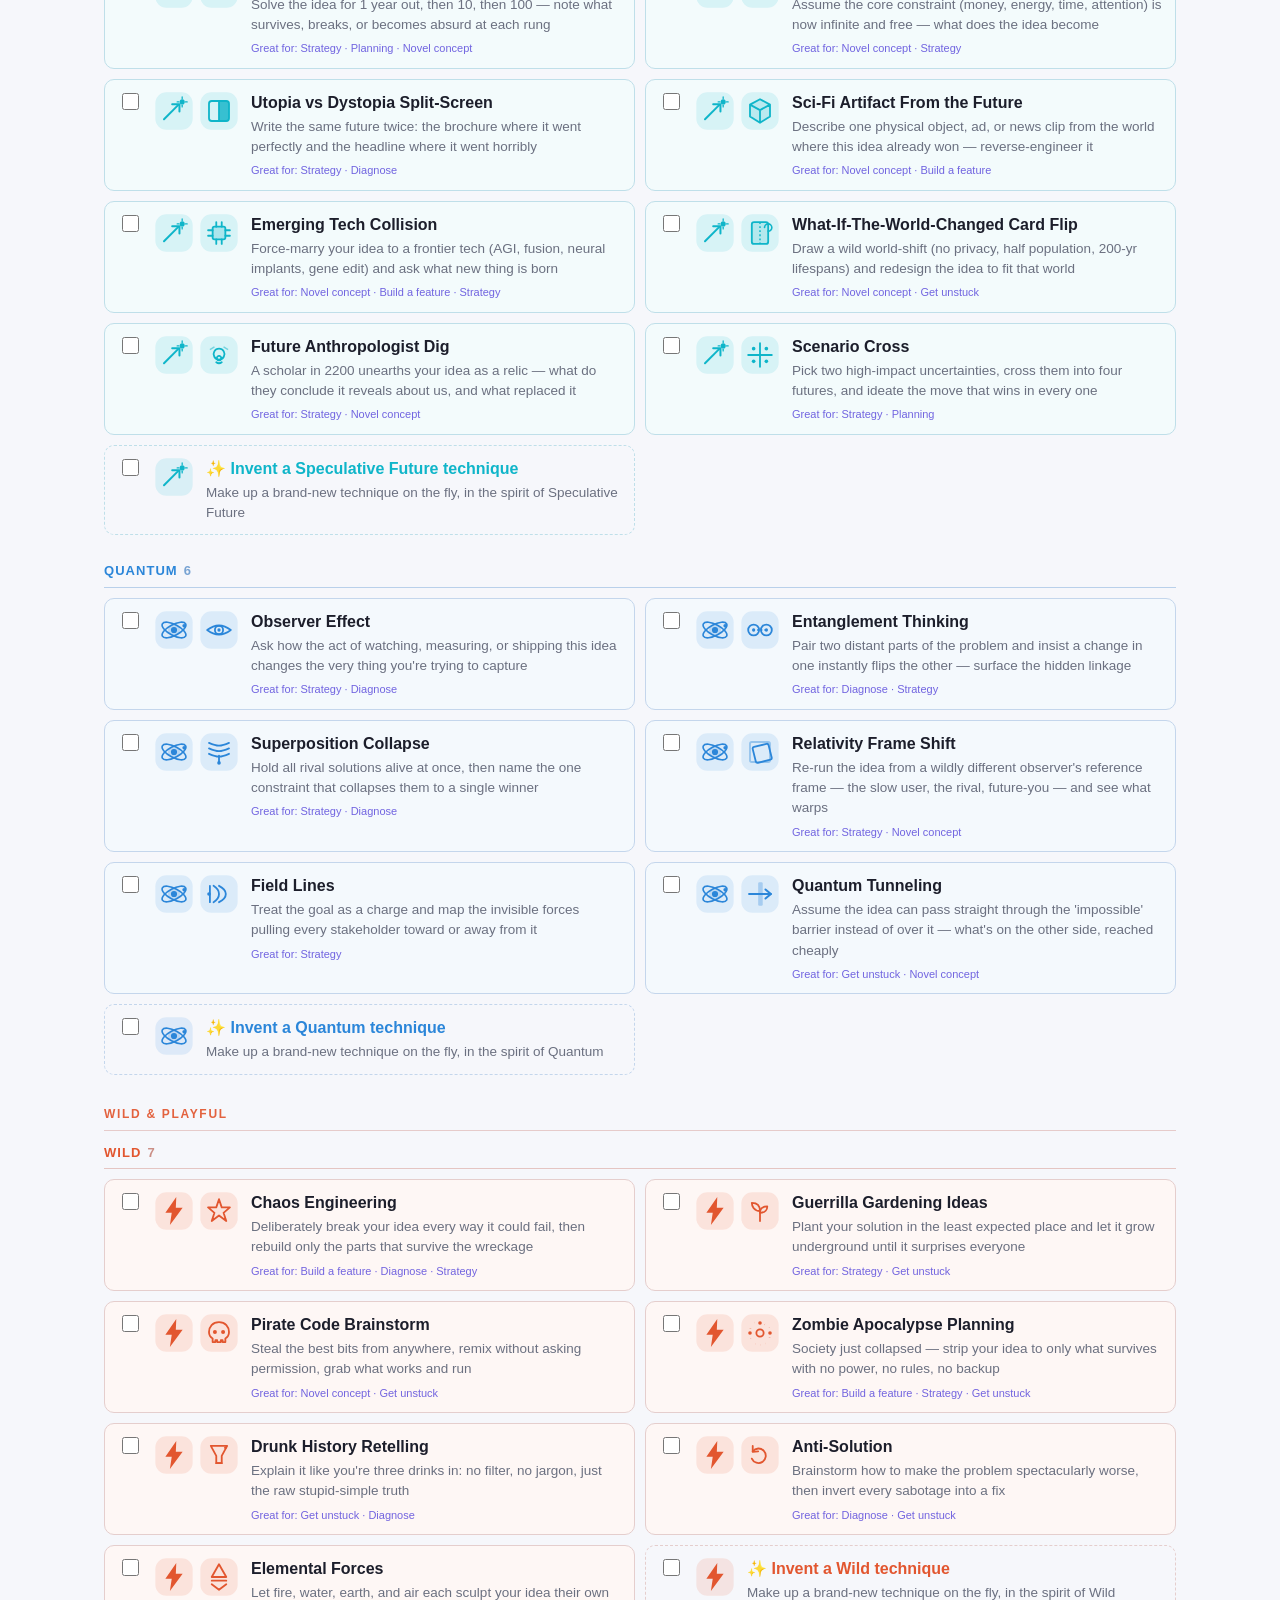
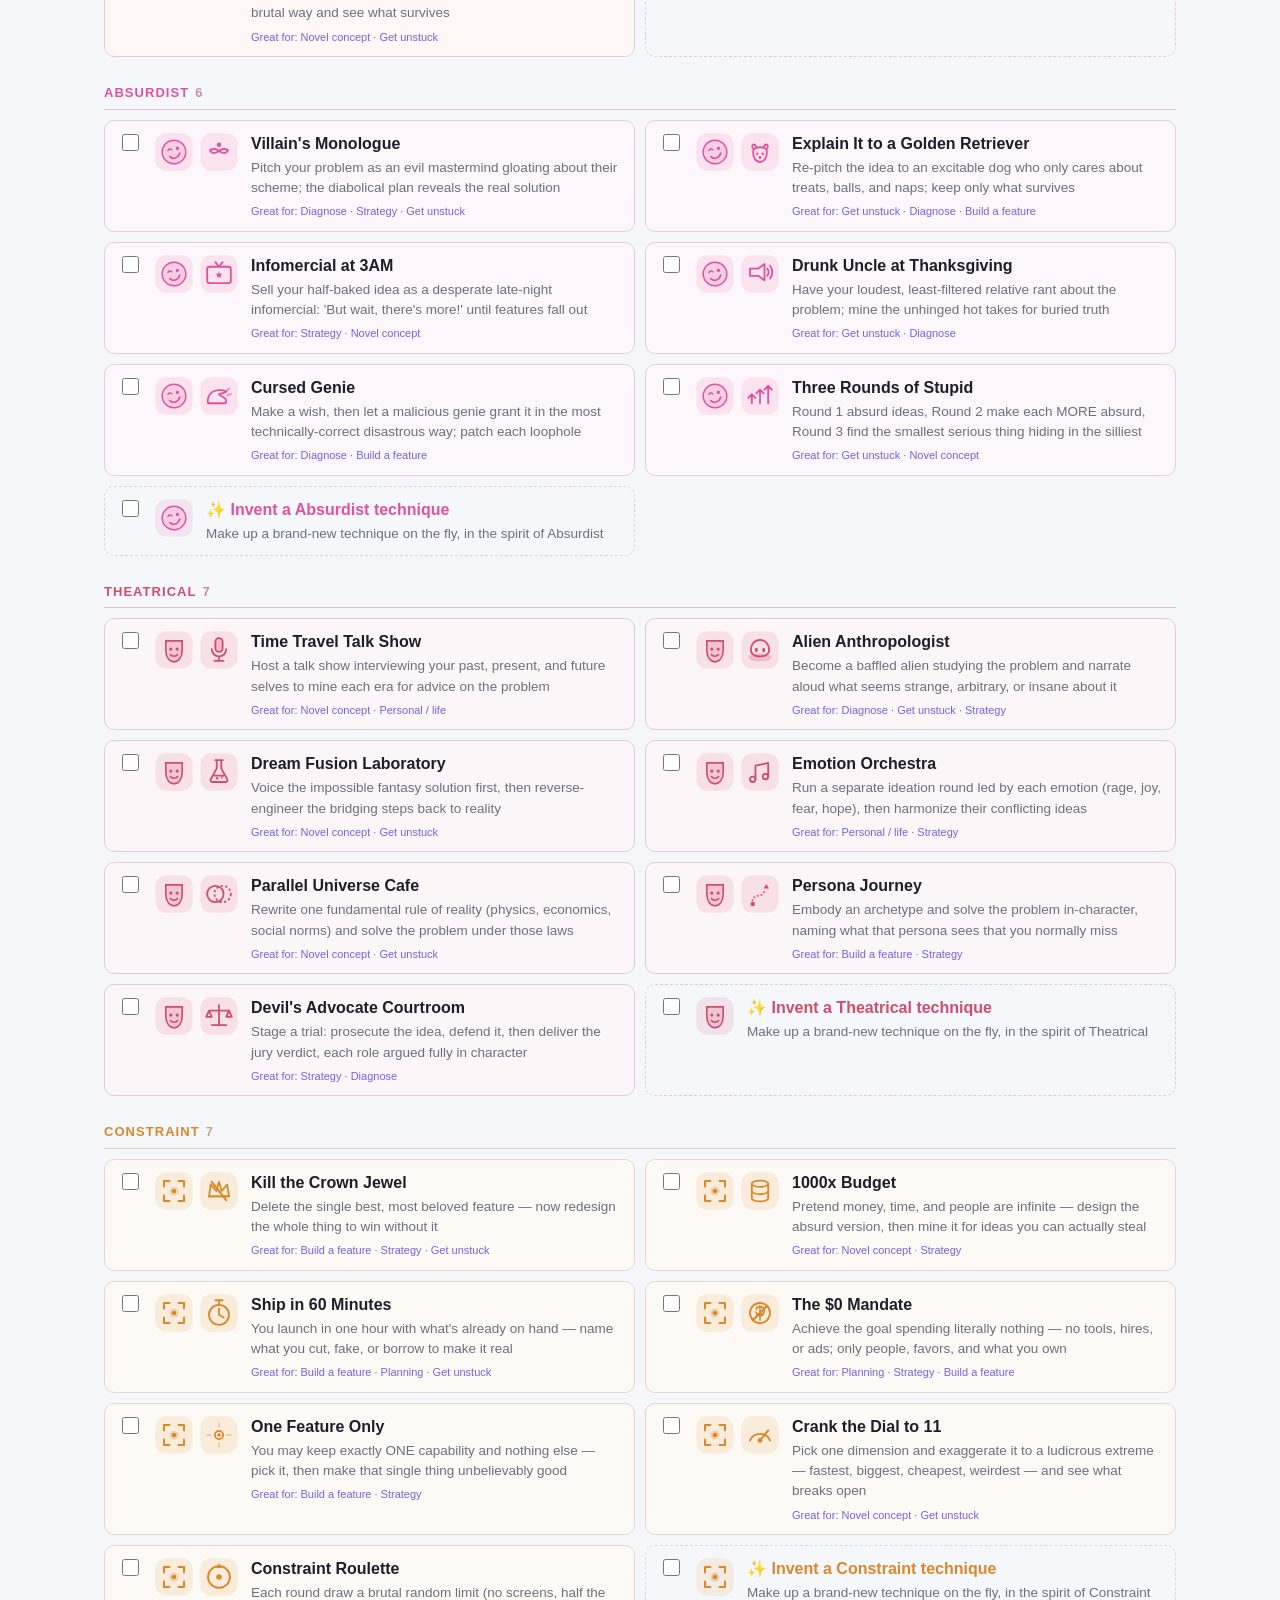
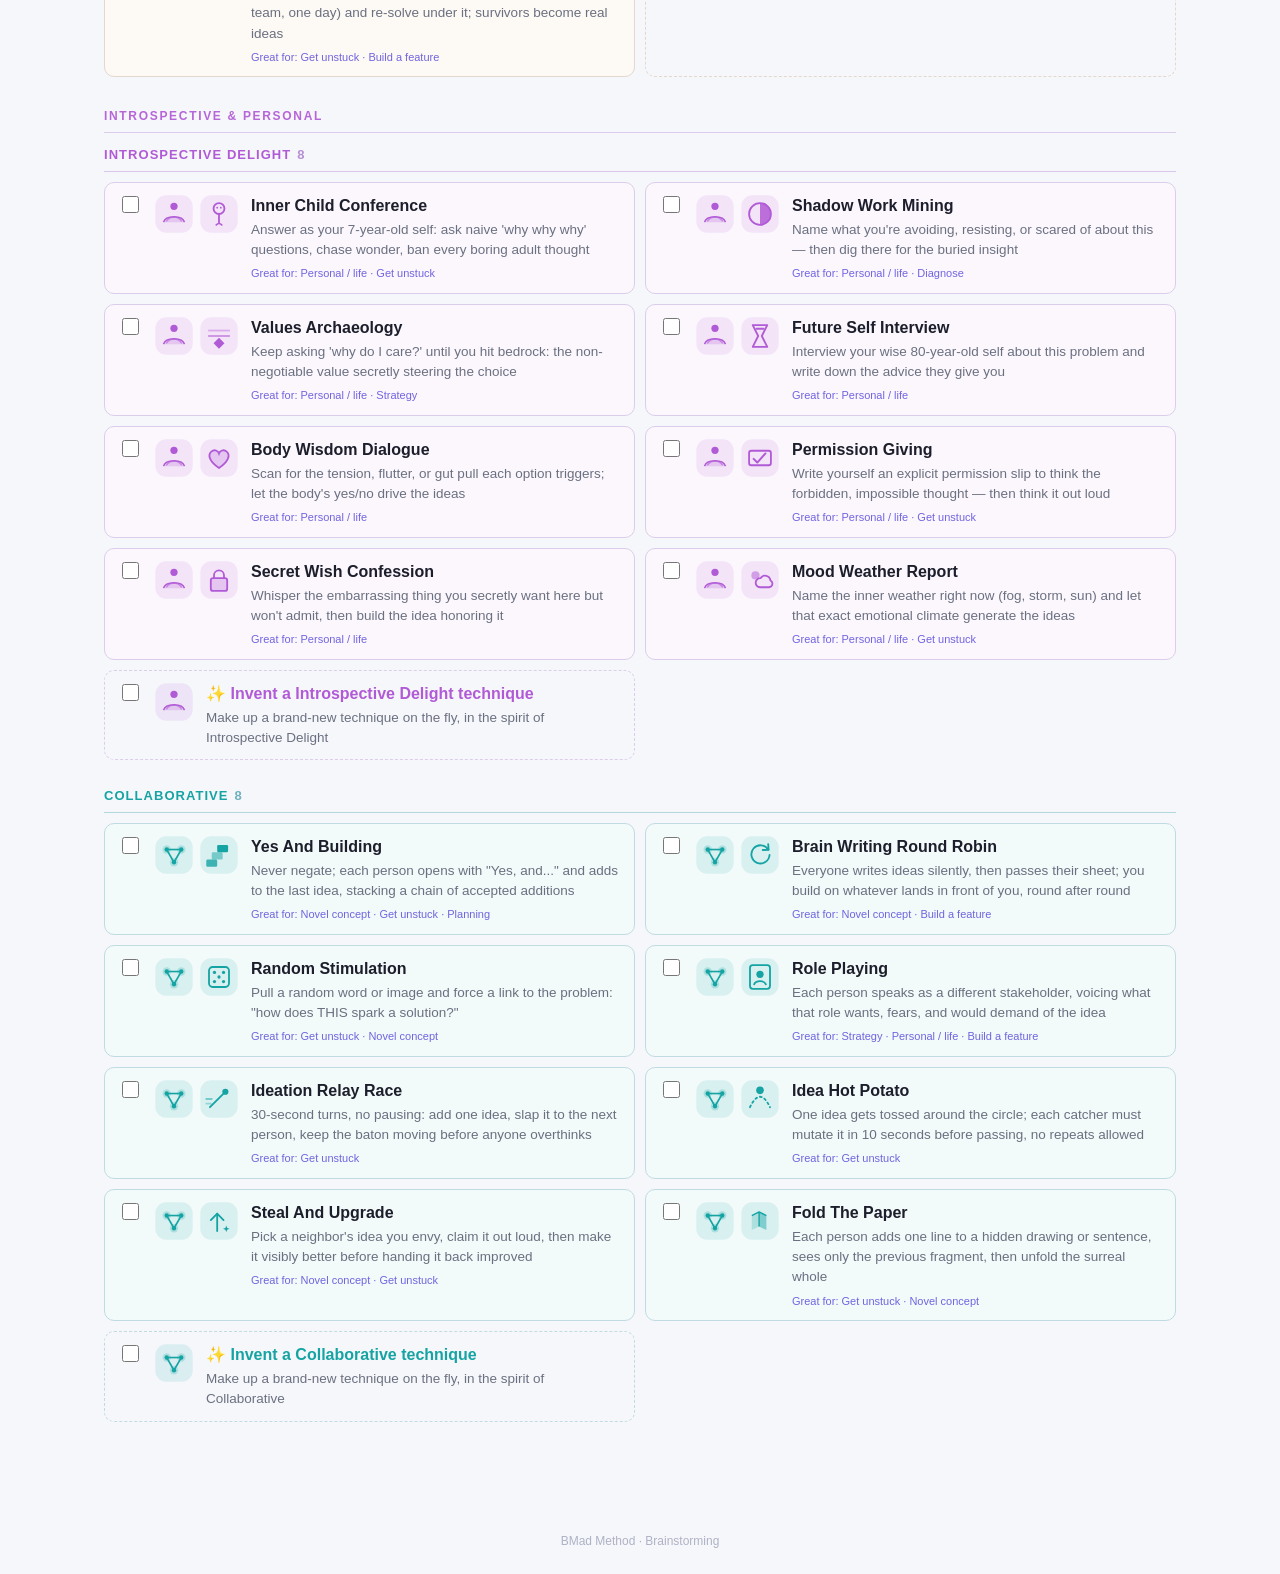
<file: .agent/skills/bmad-brainstorming/assets/brain-selector.html>
<!DOCTYPE html>
<html lang="en">
<head>
<meta charset="utf-8">
<meta name="viewport" content="width=device-width, initial-scale=1">
<title>BMad Method Brainstorming Selection</title>
<script>
/* set the theme before first paint so there's no light-mode flash */
(function(){ try {
  var t = localStorage.getItem('bmad-theme');
  if (!t) { t = (window.matchMedia && window.matchMedia('(prefers-color-scheme: dark)').matches) ? 'dark' : 'light'; }
  document.documentElement.setAttribute('data-theme', t);
} catch(e){} })();
</script>
<style>
  :root {
    --bg:#f6f7fb; --surface:#fff; --ink:#1c1e2b; --muted:#6b7080;
    --accent:#5b4bdc; --accent-ink:#5b4bdc; --warn:#c0561f;
    --line:#e6e8f0; --control:#eef0f7; --control2:#f1f2f8; --raised:#fff;
    --cnt:#b9bdce; --foot:#aeb2c4; --shadow:rgba(20,20,50,.06);
  }
  :root[data-theme="dark"] {
    --bg:#0f1117; --surface:#171a23; --ink:#e7e9f2; --muted:#9aa0b4;
    --accent:#6d5cf0; --accent-ink:#a99bff; --warn:#e08a4a;
    --line:#2a2f3e; --control:#222634; --control2:#1d212d; --raised:#2c3242;
    --cnt:#5a6076; --foot:#5a6076; --shadow:rgba(0,0,0,.45);
  }
  /* lift the category hue toward white on dark surfaces so deep hues stay legible */
  :root[data-theme="dark"] section > h2 { color:color-mix(in srgb, var(--c) 62%, #fff); }
  :root[data-theme="dark"] .tech .ico { color:color-mix(in srgb, var(--c) 68%, #fff); }
  :root[data-theme="dark"] label.tech:has(input:checked) { border-color:color-mix(in srgb, var(--c) 60%, #fff); }
  .titlerow { display:flex; align-items:flex-start; justify-content:space-between; gap:12px; }
  .themebtn { flex:none; width:36px; height:36px; border-radius:9px; background:var(--control); color:var(--ink); font-size:17px; line-height:1; display:inline-flex; align-items:center; justify-content:center; }
  .themebtn:hover { background:var(--raised); }
  * { box-sizing:border-box; }
  body { margin:0; font:16px/1.5 -apple-system,BlinkMacSystemFont,"Segoe UI",Roboto,Helvetica,Arial,sans-serif; background:var(--bg); color:var(--ink); }
  header { position:sticky; top:0; z-index:5; background:var(--surface); padding:20px 0 12px; border-bottom:1px solid var(--line); box-shadow:0 2px 12px var(--shadow); }
  .hwrap { max-width:1120px; margin:0 auto; padding:0 24px; }  /* align header content with the card column on wide screens */
  h1 { margin:0 0 4px; font-size:24px; letter-spacing:-.02em; }
  .sub { margin:0 0 12px; color:var(--muted); font-size:14px; max-width:74ch; }
  button { font:inherit; border:0; border-radius:8px; cursor:pointer; }
  .composer { display:flex; flex-direction:column; gap:9px; margin:6px 0 12px; }
  .grp { display:flex; gap:8px; align-items:center; flex-wrap:wrap; }
  .glabel { font-size:11px; text-transform:uppercase; letter-spacing:.07em; color:var(--muted); min-width:74px; }
  .modes { display:inline-flex; background:var(--control); border-radius:9px; padding:3px; gap:2px; }
  .mode { padding:7px 13px; font-size:14px; font-weight:600; color:var(--muted); background:transparent; }
  .mode.on { background:var(--raised); color:var(--accent-ink); box-shadow:0 1px 3px var(--shadow); }
  .modehint { flex:1 1 240px; min-width:0; font-size:13px; color:var(--muted); font-style:italic; }
  .pill { font-size:13px; color:var(--muted); background:var(--control); padding:6px 12px; border-radius:20px; }
  .pill b { color:var(--accent-ink); }
  .step { display:inline-flex; align-items:center; gap:7px; font-size:13px; color:var(--ink); background:var(--control2); padding:4px 6px 4px 12px; border-radius:20px; }
  .step b { min-width:12px; text-align:center; font-size:14px; color:var(--ink); }
  .step button { width:24px; height:24px; border-radius:50%; background:var(--raised); color:var(--muted); font-size:17px; line-height:22px; text-align:center; box-shadow:0 1px 2px var(--shadow); }
  .step button:hover { color:var(--accent-ink); }
  .total { font-size:12px; color:var(--muted); }
  .total.warn { color:var(--warn); font-weight:600; }
  .bar { display:flex; gap:10px 14px; align-items:center; flex-wrap:wrap; }
  #copy { margin-left:auto; padding:9px 22px; background:var(--accent); color:#fff; font-size:14px; font-weight:700; }
  #copy:hover { filter:brightness(1.07); }
  .chips { flex:1 1 320px; min-width:0; display:flex; gap:7px; flex-wrap:wrap; align-items:center; }
  .chip { font-size:12px; padding:4px 11px; border-radius:16px; border:0; color:#fff; background:var(--cc); font-weight:600; cursor:pointer; }
  .chip:hover { filter:brightness(1.08); }
  .banner { max-height:0; overflow:hidden; transition:max-height .25s ease, padding .22s ease, margin .22s ease; background:linear-gradient(90deg,var(--accent),#8275f2); color:#fff; border-radius:10px; font-weight:700; text-align:center; padding:0 14px; }
  .banner.show { max-height:64px; padding:13px 14px; margin-top:10px; }
  .banner.fail { background:linear-gradient(90deg,var(--warn),#e0894a); }
  main { padding:18px 24px 60px; max-width:1120px; margin:0 auto; }
  section { margin:0 0 26px; }
  section > h2 { font-size:13px; text-transform:uppercase; letter-spacing:.08em; color:var(--c); margin:0 0 10px; border-bottom:1px solid color-mix(in srgb, var(--c) 24%, var(--line)); padding-bottom:6px; }
  section > h2 .cnt { color:color-mix(in srgb, var(--c) 45%, var(--cnt)); margin-left:6px; }
  .grid { display:grid; grid-template-columns:repeat(auto-fill,minmax(360px,1fr)); gap:10px; }
  label.tech { display:flex; gap:12px; align-items:flex-start; background:color-mix(in srgb, var(--c) 5%, var(--surface)); border:1px solid color-mix(in srgb, var(--c) 18%, var(--line)); border-radius:10px; padding:11px 13px; cursor:pointer; transition:border-color .12s, box-shadow .12s, background .12s; }
  label.tech:hover { border-color:color-mix(in srgb, var(--c) 45%, var(--surface)); }
  label.tech input { margin-top:2px; width:17px; height:17px; accent-color:var(--c); flex:none; }
  label.tech:has(input:checked) { border-color:var(--c); background:color-mix(in srgb, var(--c) 12%, var(--surface)); box-shadow:0 0 0 2px color-mix(in srgb, var(--c) 30%, transparent); }
  .tech .ic2 { display:flex; gap:5px; flex:none; }
  .tech .ico { width:40px; height:40px; flex:none; color:var(--c); }
  .tech .n { font-weight:600; display:block; }
  .tech .d { color:var(--muted); font-size:13.5px; display:block; margin-top:2px; }
  .tech .gf { color:var(--accent-ink); font-size:11px; display:block; margin-top:5px; opacity:.85; }
  .grouphdr { margin:30px 0 12px; font-size:12px; text-transform:uppercase; letter-spacing:.14em; font-weight:700; color:var(--c); opacity:.92; border-bottom:1px solid color-mix(in srgb, var(--c) 22%, var(--line)); padding-bottom:7px; }
  main > .grouphdr:first-child { margin-top:2px; }
  :root[data-theme="dark"] .grouphdr { color:color-mix(in srgb, var(--c) 62%, #fff); }
  .goals { display:flex; gap:7px; flex-wrap:wrap; }
  .goal { font-size:12px; padding:5px 12px; border-radius:16px; background:var(--control); color:var(--muted); font-weight:600; }
  .goal:hover { color:var(--ink); }
  .goal.on { background:var(--accent); color:#fff; }
  label.tech.invent { border-style:dashed; background:transparent; }
  label.tech.invent:hover { border-color:var(--c); }
  label.tech.invent .n { color:var(--c); }
  label.tech.hidden { display:none; }
  footer { text-align:center; color:var(--foot); font-size:12px; padding:24px; }
</style>
</head>
<body>
<header>
  <div class="hwrap">
  <div class="titlerow">
    <h1>BMad Method Brainstorming Selection</h1>
    <button id="theme" class="themebtn" type="button" aria-label="Toggle dark mode" title="Toggle dark mode"></button>
  </div>
  <p class="sub">Compose your session, hit <strong>Copy prompt</strong>, and paste it back into the chat to begin. 108 techniques across 13 categories.</p>

  <div class="composer">
    <div class="grp">
      <span class="glabel">Facilitation</span>
      <div class="modes" id="modes">
        <button type="button" class="mode on" data-mode="Facilitator">Facilitator</button>
        <button type="button" class="mode" data-mode="Creative Partner">Creative Partner</button>
        <button type="button" class="mode" data-mode="Ideate for me">Ideate for me</button>
      </div>
      <span class="modehint" id="modehint"></span>
    </div>
    <div class="grp">
      <span class="glabel">Techniques</span>
      <span class="pill">Picked <b id="pickN">0</b></span>
      <span class="step">Random <button type="button" data-step="rand" data-d="-1">&minus;</button><b id="randN">0</b><button type="button" data-step="rand" data-d="1">+</button></span>
      <span class="step">Invent <button type="button" data-step="inv" data-d="-1">&minus;</button><b id="invN">0</b><button type="button" data-step="inv" data-d="1">+</button></span>
      <span class="step">AI picks <button type="button" data-step="ai" data-d="-1">&minus;</button><b id="aiN">0</b><button type="button" data-step="ai" data-d="1">+</button></span>
      <span class="total" id="total">Total 0 &middot; 3&ndash;4 is the sweet spot</span>
      <button id="copy" type="button">Copy prompt</button>
    </div>
  </div>

  <div class="bar"><span class="glabel">Great for</span><div class="goals" id="goals"><button type="button" class="goal" data-goal="feature">Build a feature</button><button type="button" class="goal" data-goal="novel">Novel concept</button><button type="button" class="goal" data-goal="strategy">Strategy</button><button type="button" class="goal" data-goal="planning">Planning</button><button type="button" class="goal" data-goal="diagnosis">Diagnose</button><button type="button" class="goal" data-goal="personal">Personal / life</button><button type="button" class="goal" data-goal="unstuck">Get unstuck</button></div></div>
  <div class="bar">
    <span class="glabel">Jump to</span>
    <div class="chips" id="chips"><button type="button" class="chip" data-cat="Proven &amp; Professional" style="--cc:#3d4f73">Proven &amp; Professional</button><button type="button" class="chip" data-cat="Structured" style="--cc:#3b6ea5">Structured</button><button type="button" class="chip" data-cat="Deep" style="--cc:#4658c9">Deep</button><button type="button" class="chip" data-cat="Creative" style="--cc:#6d5cf0">Creative</button><button type="button" class="chip" data-cat="Biomimetic" style="--cc:#1f9d6b">Biomimetic</button><button type="button" class="chip" data-cat="Cultural" style="--cc:#c75b39">Cultural</button><button type="button" class="chip" data-cat="Speculative Future" style="--cc:#0fb5c9">Speculative Future</button><button type="button" class="chip" data-cat="Quantum" style="--cc:#2b86d9">Quantum</button><button type="button" class="chip" data-cat="Wild" style="--cc:#e2562f">Wild</button><button type="button" class="chip" data-cat="Absurdist" style="--cc:#e0529c">Absurdist</button><button type="button" class="chip" data-cat="Theatrical" style="--cc:#cf4d6f">Theatrical</button><button type="button" class="chip" data-cat="Constraint" style="--cc:#d9882b">Constraint</button><button type="button" class="chip" data-cat="Introspective Delight" style="--cc:#b15ad6">Introspective Delight</button><button type="button" class="chip" data-cat="Collaborative" style="--cc:#15a3a3">Collaborative</button></div>
  </div>

  <div class="banner" id="banner">&#10003; Copied! Now paste it into the chat to start your session.</div>
  </div>
</header>
<main>
<section data-cat="Proven &amp; Professional" style="--c:#3d4f73"><h2>Proven &amp; Professional<span class="cnt">29</span></h2><div class="grid"><label class="tech" style="--c:#15a3a3"><input type="checkbox" data-name="Yes And Building" data-cat="Collaborative" data-desc="Never negate; each person opens with &quot;Yes, and...&quot; and adds to the last idea, stacking a chain of accepted additions" data-good="novel|unstuck|planning" data-prov="classic" data-lead="1"><span class="ic2"><svg class="ico" viewBox="0 0 44 44" xmlns="http://www.w3.org/2000/svg"><rect x="1.5" y="1.5" width="41" height="41" rx="12" fill="currentColor" fill-opacity="0.12"/><g stroke="currentColor" stroke-width="1.8"><line x1="14" y1="16" x2="30" y2="16"/><line x1="14" y1="16" x2="22" y2="30"/><line x1="30" y1="16" x2="22" y2="30"/></g><g fill="currentColor" fill-opacity="0.22"><circle cx="14" cy="16" r="4.6"/><circle cx="30" cy="16" r="4.6"/><circle cx="22" cy="30" r="4.6"/></g><g fill="currentColor"><circle cx="14" cy="16" r="2.4"/><circle cx="30" cy="16" r="2.4"/><circle cx="22" cy="30" r="2.4"/></g></svg><svg class="ico" viewBox="0 0 44 44" xmlns="http://www.w3.org/2000/svg"><rect x="1.5" y="1.5" width="41" height="41" rx="12" fill="currentColor" fill-opacity="0.12"/><g fill="currentColor"><rect x="8" y="27" width="12" height="8" rx="1.5" fill-opacity=".8"/><rect x="14" y="19" width="12" height="8" rx="1.5" fill-opacity=".5"/><rect x="20" y="11" width="12" height="8" rx="1.5"/></g></svg></span><span><span class="n">Yes And Building</span><span class="d">Never negate; each person opens with &quot;Yes, and...&quot; and adds to the last idea, stacking a chain of accepted additions</span><span class="gf">Great for: Novel concept · Get unstuck · Planning</span></span></label><label class="tech" style="--c:#15a3a3"><input type="checkbox" data-name="Brain Writing Round Robin" data-cat="Collaborative" data-desc="Everyone writes ideas silently, then passes their sheet; you build on whatever lands in front of you, round after round" data-good="novel|feature" data-prov="classic" data-lead="1"><span class="ic2"><svg class="ico" viewBox="0 0 44 44" xmlns="http://www.w3.org/2000/svg"><rect x="1.5" y="1.5" width="41" height="41" rx="12" fill="currentColor" fill-opacity="0.12"/><g stroke="currentColor" stroke-width="1.8"><line x1="14" y1="16" x2="30" y2="16"/><line x1="14" y1="16" x2="22" y2="30"/><line x1="30" y1="16" x2="22" y2="30"/></g><g fill="currentColor" fill-opacity="0.22"><circle cx="14" cy="16" r="4.6"/><circle cx="30" cy="16" r="4.6"/><circle cx="22" cy="30" r="4.6"/></g><g fill="currentColor"><circle cx="14" cy="16" r="2.4"/><circle cx="30" cy="16" r="2.4"/><circle cx="22" cy="30" r="2.4"/></g></svg><svg class="ico" viewBox="0 0 44 44" xmlns="http://www.w3.org/2000/svg"><rect x="1.5" y="1.5" width="41" height="41" rx="12" fill="currentColor" fill-opacity="0.12"/><g fill="none" stroke="currentColor" stroke-width="2" stroke-linecap="round" stroke-linejoin="round"><path d="M31 16 A10 10 0 1 0 32.5 22"/><path d="M31 10 L31.5 16.3 L25 16.5"/></g></svg></span><span><span class="n">Brain Writing Round Robin</span><span class="d">Everyone writes ideas silently, then passes their sheet; you build on whatever lands in front of you, round after round</span><span class="gf">Great for: Novel concept · Build a feature</span></span></label><label class="tech" style="--c:#15a3a3"><input type="checkbox" data-name="Random Stimulation" data-cat="Collaborative" data-desc="Pull a random word or image and force a link to the problem: &quot;how does THIS spark a solution?&quot;" data-good="unstuck|novel" data-prov="classic" data-lead="1"><span class="ic2"><svg class="ico" viewBox="0 0 44 44" xmlns="http://www.w3.org/2000/svg"><rect x="1.5" y="1.5" width="41" height="41" rx="12" fill="currentColor" fill-opacity="0.12"/><g stroke="currentColor" stroke-width="1.8"><line x1="14" y1="16" x2="30" y2="16"/><line x1="14" y1="16" x2="22" y2="30"/><line x1="30" y1="16" x2="22" y2="30"/></g><g fill="currentColor" fill-opacity="0.22"><circle cx="14" cy="16" r="4.6"/><circle cx="30" cy="16" r="4.6"/><circle cx="22" cy="30" r="4.6"/></g><g fill="currentColor"><circle cx="14" cy="16" r="2.4"/><circle cx="30" cy="16" r="2.4"/><circle cx="22" cy="30" r="2.4"/></g></svg><svg class="ico" viewBox="0 0 44 44" xmlns="http://www.w3.org/2000/svg"><rect x="1.5" y="1.5" width="41" height="41" rx="12" fill="currentColor" fill-opacity="0.12"/><rect x="11" y="11" width="22" height="22" rx="4" fill="none" stroke="currentColor" stroke-width="2"/><g fill="currentColor"><circle cx="17" cy="17" r="1.8"/><circle cx="27" cy="17" r="1.8"/><circle cx="22" cy="22" r="1.8"/><circle cx="17" cy="27" r="1.8"/><circle cx="27" cy="27" r="1.8"/></g></svg></span><span><span class="n">Random Stimulation</span><span class="d">Pull a random word or image and force a link to the problem: &quot;how does THIS spark a solution?&quot;</span><span class="gf">Great for: Get unstuck · Novel concept</span></span></label><label class="tech" style="--c:#15a3a3"><input type="checkbox" data-name="Role Playing" data-cat="Collaborative" data-desc="Each person speaks as a different stakeholder, voicing what that role wants, fears, and would demand of the idea" data-good="strategy|personal|feature" data-prov="classic" data-lead="1"><span class="ic2"><svg class="ico" viewBox="0 0 44 44" xmlns="http://www.w3.org/2000/svg"><rect x="1.5" y="1.5" width="41" height="41" rx="12" fill="currentColor" fill-opacity="0.12"/><g stroke="currentColor" stroke-width="1.8"><line x1="14" y1="16" x2="30" y2="16"/><line x1="14" y1="16" x2="22" y2="30"/><line x1="30" y1="16" x2="22" y2="30"/></g><g fill="currentColor" fill-opacity="0.22"><circle cx="14" cy="16" r="4.6"/><circle cx="30" cy="16" r="4.6"/><circle cx="22" cy="30" r="4.6"/></g><g fill="currentColor"><circle cx="14" cy="16" r="2.4"/><circle cx="30" cy="16" r="2.4"/><circle cx="22" cy="30" r="2.4"/></g></svg><svg class="ico" viewBox="0 0 44 44" xmlns="http://www.w3.org/2000/svg"><rect x="1.5" y="1.5" width="41" height="41" rx="12" fill="currentColor" fill-opacity="0.12"/><rect x="11" y="9" width="22" height="26" rx="3" fill="none" stroke="currentColor" stroke-width="2"/><circle cx="22" cy="19" r="4" fill="currentColor"/><path d="M15.5 30 c2 -4.5 11 -4.5 13 0" fill="none" stroke="currentColor" stroke-width="2" stroke-linecap="round"/></svg></span><span><span class="n">Role Playing</span><span class="d">Each person speaks as a different stakeholder, voicing what that role wants, fears, and would demand of the idea</span><span class="gf">Great for: Strategy · Personal / life · Build a feature</span></span></label><label class="tech" style="--c:#6d5cf0"><input type="checkbox" data-name="First Principles Thinking" data-cat="Creative" data-desc="Strip every assumption to bedrock facts, then rebuild the solution from scratch on truth alone" data-good="feature|novel|diagnosis|strategy" data-prov="classic" data-lead="1"><span class="ic2"><svg class="ico" viewBox="0 0 44 44" xmlns="http://www.w3.org/2000/svg"><rect x="1.5" y="1.5" width="41" height="41" rx="12" fill="currentColor" fill-opacity="0.12"/><g stroke="currentColor" stroke-width="2.4" stroke-linecap="round"><line x1="22" y1="6.5" x2="22" y2="12.5"/><line x1="22" y1="31.5" x2="22" y2="37.5"/><line x1="6.5" y1="22" x2="12.5" y2="22"/><line x1="31.5" y1="22" x2="37.5" y2="22"/><line x1="11.3" y1="11.3" x2="15.5" y2="15.5"/><line x1="28.5" y1="28.5" x2="32.7" y2="32.7"/><line x1="32.7" y1="11.3" x2="28.5" y2="15.5"/><line x1="15.5" y1="28.5" x2="11.3" y2="32.7"/></g><circle cx="22" cy="22" r="6.6" fill="currentColor" fill-opacity="0.25"/><circle cx="22" cy="22" r="3.6" fill="currentColor"/></svg><svg class="ico" viewBox="0 0 44 44" xmlns="http://www.w3.org/2000/svg"><rect x="1.5" y="1.5" width="41" height="41" rx="12" fill="currentColor" fill-opacity="0.12"/><g fill="currentColor"><rect x="10" y="28" width="8" height="6" rx="1"/><rect x="18.5" y="28" width="8" height="6" rx="1"/><rect x="27" y="28" width="7" height="6" rx="1"/></g><path d="M22 25 L22 11 M16 17 L22 11 L28 17" fill="none" stroke="currentColor" stroke-width="2" stroke-linecap="round" stroke-linejoin="round"/></svg></span><span><span class="n">First Principles Thinking</span><span class="d">Strip every assumption to bedrock facts, then rebuild the solution from scratch on truth alone</span><span class="gf">Great for: Build a feature · Novel concept · Diagnose · Strategy</span></span></label><label class="tech" style="--c:#6d5cf0"><input type="checkbox" data-name="Reverse Brainstorming" data-cat="Creative" data-desc="Generate problems instead of solutions — &#x27;how could we make this fail?&#x27; — then mine each for its inverse" data-good="diagnosis|feature|unstuck" data-prov="classic" data-lead="1"><span class="ic2"><svg class="ico" viewBox="0 0 44 44" xmlns="http://www.w3.org/2000/svg"><rect x="1.5" y="1.5" width="41" height="41" rx="12" fill="currentColor" fill-opacity="0.12"/><g stroke="currentColor" stroke-width="2.4" stroke-linecap="round"><line x1="22" y1="6.5" x2="22" y2="12.5"/><line x1="22" y1="31.5" x2="22" y2="37.5"/><line x1="6.5" y1="22" x2="12.5" y2="22"/><line x1="31.5" y1="22" x2="37.5" y2="22"/><line x1="11.3" y1="11.3" x2="15.5" y2="15.5"/><line x1="28.5" y1="28.5" x2="32.7" y2="32.7"/><line x1="32.7" y1="11.3" x2="28.5" y2="15.5"/><line x1="15.5" y1="28.5" x2="11.3" y2="32.7"/></g><circle cx="22" cy="22" r="6.6" fill="currentColor" fill-opacity="0.25"/><circle cx="22" cy="22" r="3.6" fill="currentColor"/></svg><svg class="ico" viewBox="0 0 44 44" xmlns="http://www.w3.org/2000/svg"><rect x="1.5" y="1.5" width="41" height="41" rx="12" fill="currentColor" fill-opacity="0.12"/><g fill="none" stroke="currentColor" stroke-width="2" stroke-linecap="round" stroke-linejoin="round"><path d="M13 18 H28 a4 4 0 0 1 0 8 H16"/><path d="M19 15 L13 18 L19 21 M22 23 L16 26 L22 29"/></g></svg></span><span><span class="n">Reverse Brainstorming</span><span class="d">Generate problems instead of solutions — &#x27;how could we make this fail?&#x27; — then mine each for its inverse</span><span class="gf">Great for: Diagnose · Build a feature · Get unstuck</span></span></label><label class="tech" style="--c:#4658c9"><input type="checkbox" data-name="Five Whys" data-cat="Deep" data-desc="Ask &quot;why?&quot; five times in a chain, each answer feeding the next, until you hit the root cause beneath the symptom" data-good="diagnosis" data-prov="classic" data-lead="1"><span class="ic2"><svg class="ico" viewBox="0 0 44 44" xmlns="http://www.w3.org/2000/svg"><rect x="1.5" y="1.5" width="41" height="41" rx="12" fill="currentColor" fill-opacity="0.12"/><g fill="none" stroke="currentColor"><circle cx="22" cy="22" r="13" stroke-width="1.5" stroke-opacity="0.4"/><circle cx="22" cy="22" r="9" stroke-width="1.7" stroke-opacity="0.7"/><circle cx="22" cy="22" r="5" stroke-width="1.9"/></g><circle cx="22" cy="22" r="2.4" fill="currentColor"/></svg><svg class="ico" viewBox="0 0 44 44" xmlns="http://www.w3.org/2000/svg"><rect x="1.5" y="1.5" width="41" height="41" rx="12" fill="currentColor" fill-opacity="0.12"/><g fill="none" stroke="currentColor" stroke-width="2" stroke-linecap="round" stroke-linejoin="round"><circle cx="14" cy="13" r="2.4"/><circle cx="22" cy="22" r="2.4"/><circle cx="30" cy="31" r="2.4"/><path d="M15.6 14.8 L20.4 20.2 M23.6 23.8 L28.4 29.2"/></g></svg></span><span><span class="n">Five Whys</span><span class="d">Ask &quot;why?&quot; five times in a chain, each answer feeding the next, until you hit the root cause beneath the symptom</span><span class="gf">Great for: Diagnose</span></span></label><label class="tech" style="--c:#4658c9"><input type="checkbox" data-name="Provocation Technique" data-cat="Deep" data-desc="State something deliberately absurd, then mine it: &quot;how could this be useful?&quot; Extract the usable principle hiding inside" data-good="unstuck|novel" data-prov="classic" data-lead="1"><span class="ic2"><svg class="ico" viewBox="0 0 44 44" xmlns="http://www.w3.org/2000/svg"><rect x="1.5" y="1.5" width="41" height="41" rx="12" fill="currentColor" fill-opacity="0.12"/><g fill="none" stroke="currentColor"><circle cx="22" cy="22" r="13" stroke-width="1.5" stroke-opacity="0.4"/><circle cx="22" cy="22" r="9" stroke-width="1.7" stroke-opacity="0.7"/><circle cx="22" cy="22" r="5" stroke-width="1.9"/></g><circle cx="22" cy="22" r="2.4" fill="currentColor"/></svg><svg class="ico" viewBox="0 0 44 44" xmlns="http://www.w3.org/2000/svg"><rect x="1.5" y="1.5" width="41" height="41" rx="12" fill="currentColor" fill-opacity="0.12"/><g fill="none" stroke="currentColor" stroke-width="2" stroke-linecap="round" stroke-linejoin="round"><path d="M24 9 L13 24 H21 L19 35 L31 19 H23 Z"/></g></svg></span><span><span class="n">Provocation Technique</span><span class="d">State something deliberately absurd, then mine it: &quot;how could this be useful?&quot; Extract the usable principle hiding inside</span><span class="gf">Great for: Get unstuck · Novel concept</span></span></label><label class="tech" style="--c:#4658c9"><input type="checkbox" data-name="Assumption Reversal" data-cat="Deep" data-desc="List every assumption baked into the problem, flip each to its opposite, then rebuild a solution on the inverted foundation" data-good="novel|diagnosis|strategy" data-prov="classic" data-lead="1"><span class="ic2"><svg class="ico" viewBox="0 0 44 44" xmlns="http://www.w3.org/2000/svg"><rect x="1.5" y="1.5" width="41" height="41" rx="12" fill="currentColor" fill-opacity="0.12"/><g fill="none" stroke="currentColor"><circle cx="22" cy="22" r="13" stroke-width="1.5" stroke-opacity="0.4"/><circle cx="22" cy="22" r="9" stroke-width="1.7" stroke-opacity="0.7"/><circle cx="22" cy="22" r="5" stroke-width="1.9"/></g><circle cx="22" cy="22" r="2.4" fill="currentColor"/></svg><svg class="ico" viewBox="0 0 44 44" xmlns="http://www.w3.org/2000/svg"><rect x="1.5" y="1.5" width="41" height="41" rx="12" fill="currentColor" fill-opacity="0.12"/><g fill="none" stroke="currentColor" stroke-width="2" stroke-linecap="round" stroke-linejoin="round"><path d="M16 14 V30"/><path d="M11.5 25 L16 30 L20.5 25"/><path d="M28 30 V14"/><path d="M23.5 19 L28 14 L32.5 19"/></g></svg></span><span><span class="n">Assumption Reversal</span><span class="d">List every assumption baked into the problem, flip each to its opposite, then rebuild a solution on the inverted foundation</span><span class="gf">Great for: Novel concept · Diagnose · Strategy</span></span></label><label class="tech" style="--c:#4658c9"><input type="checkbox" data-name="Question Storming" data-cat="Deep" data-desc="Generate only questions about the problem, zero answers allowed, until the real problem worth solving comes into focus" data-good="diagnosis|strategy|unstuck" data-prov="classic" data-lead="1"><span class="ic2"><svg class="ico" viewBox="0 0 44 44" xmlns="http://www.w3.org/2000/svg"><rect x="1.5" y="1.5" width="41" height="41" rx="12" fill="currentColor" fill-opacity="0.12"/><g fill="none" stroke="currentColor"><circle cx="22" cy="22" r="13" stroke-width="1.5" stroke-opacity="0.4"/><circle cx="22" cy="22" r="9" stroke-width="1.7" stroke-opacity="0.7"/><circle cx="22" cy="22" r="5" stroke-width="1.9"/></g><circle cx="22" cy="22" r="2.4" fill="currentColor"/></svg><svg class="ico" viewBox="0 0 44 44" xmlns="http://www.w3.org/2000/svg"><rect x="1.5" y="1.5" width="41" height="41" rx="12" fill="currentColor" fill-opacity="0.12"/><g fill="none" stroke="currentColor" stroke-width="2" stroke-linecap="round" stroke-linejoin="round"><path d="M14 16 a3.2 3.2 0 1 1 3.2 3.2 v2"/><path d="M26 13 a3.6 3.6 0 1 1 3.6 3.6 v2.4"/></g><circle cx="17.2" cy="27" r="1.5" fill="currentColor"/><circle cx="29.6" cy="25.6" r="1.6" fill="currentColor"/></svg></span><span><span class="n">Question Storming</span><span class="d">Generate only questions about the problem, zero answers allowed, until the real problem worth solving comes into focus</span><span class="gf">Great for: Diagnose · Strategy · Get unstuck</span></span></label><label class="tech" style="--c:#4658c9"><input type="checkbox" data-name="Causal Loop Mapping" data-cat="Deep" data-desc="Diagram the feedback loops linking causes and effects, find the reinforcing and balancing cycles, and target the leverage point" data-good="diagnosis|strategy" data-prov="classic" data-lead="1"><span class="ic2"><svg class="ico" viewBox="0 0 44 44" xmlns="http://www.w3.org/2000/svg"><rect x="1.5" y="1.5" width="41" height="41" rx="12" fill="currentColor" fill-opacity="0.12"/><g fill="none" stroke="currentColor"><circle cx="22" cy="22" r="13" stroke-width="1.5" stroke-opacity="0.4"/><circle cx="22" cy="22" r="9" stroke-width="1.7" stroke-opacity="0.7"/><circle cx="22" cy="22" r="5" stroke-width="1.9"/></g><circle cx="22" cy="22" r="2.4" fill="currentColor"/></svg><svg class="ico" viewBox="0 0 44 44" xmlns="http://www.w3.org/2000/svg"><rect x="1.5" y="1.5" width="41" height="41" rx="12" fill="currentColor" fill-opacity="0.12"/><g fill="none" stroke="currentColor" stroke-width="2" stroke-linecap="round" stroke-linejoin="round"><path d="M16 16 a9 9 0 1 1 -2 12"/><path d="M16 10.5 L16.5 16.5 L10.5 17"/><path d="M30 28.5 L29.5 22.5 L35 22"/></g></svg></span><span><span class="n">Causal Loop Mapping</span><span class="d">Diagram the feedback loops linking causes and effects, find the reinforcing and balancing cycles, and target the leverage point</span><span class="gf">Great for: Diagnose · Strategy</span></span></label><label class="tech" style="--c:#4658c9"><input type="checkbox" data-name="Morphological Analysis" data-cat="Deep" data-desc="List the problem&#x27;s independent parameters, generate options for each, then combine across them to surface untried configurations" data-good="feature|novel|planning" data-prov="classic" data-lead="1"><span class="ic2"><svg class="ico" viewBox="0 0 44 44" xmlns="http://www.w3.org/2000/svg"><rect x="1.5" y="1.5" width="41" height="41" rx="12" fill="currentColor" fill-opacity="0.12"/><g fill="none" stroke="currentColor"><circle cx="22" cy="22" r="13" stroke-width="1.5" stroke-opacity="0.4"/><circle cx="22" cy="22" r="9" stroke-width="1.7" stroke-opacity="0.7"/><circle cx="22" cy="22" r="5" stroke-width="1.9"/></g><circle cx="22" cy="22" r="2.4" fill="currentColor"/></svg><svg class="ico" viewBox="0 0 44 44" xmlns="http://www.w3.org/2000/svg"><rect x="1.5" y="1.5" width="41" height="41" rx="12" fill="currentColor" fill-opacity="0.12"/><g fill="none" stroke="currentColor" stroke-width="1.8"><rect x="11" y="11" width="22" height="22" rx="2"/><path d="M11 18.3 H33 M11 25.6 H33 M18.3 11 V33 M25.6 11 V33"/></g><rect x="18.5" y="18.5" width="7" height="7" fill="currentColor" fill-opacity=".4"/></svg></span><span><span class="n">Morphological Analysis</span><span class="d">List the problem&#x27;s independent parameters, generate options for each, then combine across them to surface untried configurations</span><span class="gf">Great for: Build a feature · Novel concept · Planning</span></span></label><label class="tech" style="--c:#4658c9"><input type="checkbox" data-name="Laddering" data-cat="Deep" data-desc="Ask &#x27;and what would that give you?&#x27; up the chain until you reach the real underlying need, then ideate fresh at that level" data-good="personal|strategy|diagnosis" data-prov="classic" data-lead="1"><span class="ic2"><svg class="ico" viewBox="0 0 44 44" xmlns="http://www.w3.org/2000/svg"><rect x="1.5" y="1.5" width="41" height="41" rx="12" fill="currentColor" fill-opacity="0.12"/><g fill="none" stroke="currentColor"><circle cx="22" cy="22" r="13" stroke-width="1.5" stroke-opacity="0.4"/><circle cx="22" cy="22" r="9" stroke-width="1.7" stroke-opacity="0.7"/><circle cx="22" cy="22" r="5" stroke-width="1.9"/></g><circle cx="22" cy="22" r="2.4" fill="currentColor"/></svg><svg class="ico" viewBox="0 0 44 44" xmlns="http://www.w3.org/2000/svg"><rect x="1.5" y="1.5" width="41" height="41" rx="12" fill="currentColor" fill-opacity="0.12"/><g fill="none" stroke="currentColor" stroke-width="2" stroke-linecap="round" stroke-linejoin="round"><path d="M16 9 V35 M28 9 V35 M16 15 H28 M16 22 H28 M16 29 H28"/></g></svg></span><span><span class="n">Laddering</span><span class="d">Ask &#x27;and what would that give you?&#x27; up the chain until you reach the real underlying need, then ideate fresh at that level</span><span class="gf">Great for: Personal / life · Strategy · Diagnose</span></span></label><label class="tech" style="--c:#3b6ea5"><input type="checkbox" data-name="SCAMPER Method" data-cat="Structured" data-desc="Run your idea through seven lenses: Substitute, Combine, Adapt, Modify, Put-to-other-use, Eliminate, Reverse" data-good="feature|novel" data-prov="classic" data-lead="1"><span class="ic2"><svg class="ico" viewBox="0 0 44 44" xmlns="http://www.w3.org/2000/svg"><rect x="1.5" y="1.5" width="41" height="41" rx="12" fill="currentColor" fill-opacity="0.12"/><g fill="currentColor"><rect x="11" y="11" width="9.5" height="9.5" rx="2"/><rect x="23.5" y="11" width="9.5" height="9.5" rx="2" fill-opacity="0.25"/><rect x="11" y="23.5" width="9.5" height="9.5" rx="2" fill-opacity="0.25"/><rect x="23.5" y="23.5" width="9.5" height="9.5" rx="2"/></g></svg><svg class="ico" viewBox="0 0 44 44" xmlns="http://www.w3.org/2000/svg"><rect x="1.5" y="1.5" width="41" height="41" rx="12" fill="currentColor" fill-opacity="0.12"/><circle cx="22" cy="22" r="5.5" fill="none" stroke="currentColor" stroke-width="2"/><g stroke="currentColor" stroke-width="2.4" stroke-linecap="round"><path d="M22 9 V13.5 M22 30.5 V35 M9 22 H13.5 M30.5 22 H35 M12.8 12.8 L16 16 M28 28 L31.2 31.2 M31.2 12.8 L28 16 M16 28 L12.8 31.2"/></g></svg></span><span><span class="n">SCAMPER Method</span><span class="d">Run your idea through seven lenses: Substitute, Combine, Adapt, Modify, Put-to-other-use, Eliminate, Reverse</span><span class="gf">Great for: Build a feature · Novel concept</span></span></label><label class="tech" style="--c:#3b6ea5"><input type="checkbox" data-name="Six Thinking Hats" data-cat="Structured" data-desc="Examine the problem six ways one at a time: facts, feelings, benefits, risks, new ideas, process" data-good="strategy|diagnosis|planning|personal" data-prov="classic" data-lead="1"><span class="ic2"><svg class="ico" viewBox="0 0 44 44" xmlns="http://www.w3.org/2000/svg"><rect x="1.5" y="1.5" width="41" height="41" rx="12" fill="currentColor" fill-opacity="0.12"/><g fill="currentColor"><rect x="11" y="11" width="9.5" height="9.5" rx="2"/><rect x="23.5" y="11" width="9.5" height="9.5" rx="2" fill-opacity="0.25"/><rect x="11" y="23.5" width="9.5" height="9.5" rx="2" fill-opacity="0.25"/><rect x="23.5" y="23.5" width="9.5" height="9.5" rx="2"/></g></svg><svg class="ico" viewBox="0 0 44 44" xmlns="http://www.w3.org/2000/svg"><rect x="1.5" y="1.5" width="41" height="41" rx="12" fill="currentColor" fill-opacity="0.12"/><path d="M14 26 q8 -5 16 0" fill="none" stroke="currentColor" stroke-width="2" stroke-linecap="round"/><path d="M17 26 q-6 1 -8 3 q13 4 26 0 q-2 -2 -8 -3" fill="currentColor" fill-opacity=".22"/><path d="M17 26 c-1 -8 11 -8 10 0" fill="currentColor" fill-opacity=".5"/></svg></span><span><span class="n">Six Thinking Hats</span><span class="d">Examine the problem six ways one at a time: facts, feelings, benefits, risks, new ideas, process</span><span class="gf">Great for: Strategy · Diagnose · Planning · Personal / life</span></span></label><label class="tech" style="--c:#3b6ea5"><input type="checkbox" data-name="Lotus Blossom" data-cat="Structured" data-desc="Put the theme at the center of a 3x3 grid, fill the 8 cells around it, then promote each of those to the center of its own new 3x3" data-good="feature|planning|novel" data-prov="classic" data-lead="1"><span class="ic2"><svg class="ico" viewBox="0 0 44 44" xmlns="http://www.w3.org/2000/svg"><rect x="1.5" y="1.5" width="41" height="41" rx="12" fill="currentColor" fill-opacity="0.12"/><g fill="currentColor"><rect x="11" y="11" width="9.5" height="9.5" rx="2"/><rect x="23.5" y="11" width="9.5" height="9.5" rx="2" fill-opacity="0.25"/><rect x="11" y="23.5" width="9.5" height="9.5" rx="2" fill-opacity="0.25"/><rect x="23.5" y="23.5" width="9.5" height="9.5" rx="2"/></g></svg><svg class="ico" viewBox="0 0 44 44" xmlns="http://www.w3.org/2000/svg"><rect x="1.5" y="1.5" width="41" height="41" rx="12" fill="currentColor" fill-opacity="0.12"/><g fill="currentColor"><circle cx="22" cy="22" r="3.4"/></g><g fill="currentColor" fill-opacity=".4"><circle cx="22" cy="13" r="2.8"/><circle cx="22" cy="31" r="2.8"/><circle cx="13" cy="22" r="2.8"/><circle cx="31" cy="22" r="2.8"/><circle cx="15.5" cy="15.5" r="2.5"/><circle cx="28.5" cy="15.5" r="2.5"/><circle cx="15.5" cy="28.5" r="2.5"/><circle cx="28.5" cy="28.5" r="2.5"/></g></svg></span><span><span class="n">Lotus Blossom</span><span class="d">Put the theme at the center of a 3x3 grid, fill the 8 cells around it, then promote each of those to the center of its own new 3x3</span><span class="gf">Great for: Build a feature · Planning · Novel concept</span></span></label><label class="tech" style="--c:#3b6ea5"><input type="checkbox" data-name="Worst Possible Idea" data-cat="Structured" data-desc="Deliberately generate the most terrible solutions you can, then flip each into what it teaches you to do right" data-good="unstuck|novel" data-prov="classic" data-lead="1"><span class="ic2"><svg class="ico" viewBox="0 0 44 44" xmlns="http://www.w3.org/2000/svg"><rect x="1.5" y="1.5" width="41" height="41" rx="12" fill="currentColor" fill-opacity="0.12"/><g fill="currentColor"><rect x="11" y="11" width="9.5" height="9.5" rx="2"/><rect x="23.5" y="11" width="9.5" height="9.5" rx="2" fill-opacity="0.25"/><rect x="11" y="23.5" width="9.5" height="9.5" rx="2" fill-opacity="0.25"/><rect x="23.5" y="23.5" width="9.5" height="9.5" rx="2"/></g></svg><svg class="ico" viewBox="0 0 44 44" xmlns="http://www.w3.org/2000/svg"><rect x="1.5" y="1.5" width="41" height="41" rx="12" fill="currentColor" fill-opacity="0.12"/><g fill="none" stroke="currentColor" stroke-width="2" stroke-linecap="round" stroke-linejoin="round"><path d="M17 11 v10 h-5 l10 12 10 -12 h-5 v-10 z"/></g></svg></span><span><span class="n">Worst Possible Idea</span><span class="d">Deliberately generate the most terrible solutions you can, then flip each into what it teaches you to do right</span><span class="gf">Great for: Get unstuck · Novel concept</span></span></label><label class="tech" style="--c:#3b6ea5"><input type="checkbox" data-name="Disney Method" data-cat="Structured" data-desc="Cycle the idea through three rooms: Dreamer (anything goes), Realist (how we&#x27;d build it), Critic (what breaks)" data-good="feature|strategy|planning" data-prov="classic" data-lead="1"><span class="ic2"><svg class="ico" viewBox="0 0 44 44" xmlns="http://www.w3.org/2000/svg"><rect x="1.5" y="1.5" width="41" height="41" rx="12" fill="currentColor" fill-opacity="0.12"/><g fill="currentColor"><rect x="11" y="11" width="9.5" height="9.5" rx="2"/><rect x="23.5" y="11" width="9.5" height="9.5" rx="2" fill-opacity="0.25"/><rect x="11" y="23.5" width="9.5" height="9.5" rx="2" fill-opacity="0.25"/><rect x="23.5" y="23.5" width="9.5" height="9.5" rx="2"/></g></svg><svg class="ico" viewBox="0 0 44 44" xmlns="http://www.w3.org/2000/svg"><rect x="1.5" y="1.5" width="41" height="41" rx="12" fill="currentColor" fill-opacity="0.12"/><g fill="none" stroke="currentColor" stroke-width="2"><circle cx="14" cy="22" r="4.5"/><circle cx="22" cy="22" r="4.5"/><circle cx="30" cy="22" r="4.5"/></g></svg></span><span><span class="n">Disney Method</span><span class="d">Cycle the idea through three rooms: Dreamer (anything goes), Realist (how we&#x27;d build it), Critic (what breaks)</span><span class="gf">Great for: Build a feature · Strategy · Planning</span></span></label><label class="tech" style="--c:#3b6ea5"><input type="checkbox" data-name="Starbursting" data-cat="Structured" data-desc="Interrogate the idea with only questions — who, what, where, when, why, how — exhaust each before answering any" data-good="feature|planning|diagnosis" data-prov="classic" data-lead="1"><span class="ic2"><svg class="ico" viewBox="0 0 44 44" xmlns="http://www.w3.org/2000/svg"><rect x="1.5" y="1.5" width="41" height="41" rx="12" fill="currentColor" fill-opacity="0.12"/><g fill="currentColor"><rect x="11" y="11" width="9.5" height="9.5" rx="2"/><rect x="23.5" y="11" width="9.5" height="9.5" rx="2" fill-opacity="0.25"/><rect x="11" y="23.5" width="9.5" height="9.5" rx="2" fill-opacity="0.25"/><rect x="23.5" y="23.5" width="9.5" height="9.5" rx="2"/></g></svg><svg class="ico" viewBox="0 0 44 44" xmlns="http://www.w3.org/2000/svg"><rect x="1.5" y="1.5" width="41" height="41" rx="12" fill="currentColor" fill-opacity="0.12"/><g fill="none" stroke="currentColor" stroke-width="2" stroke-linecap="round" stroke-linejoin="round"><path d="M22 8 V15 M22 29 V36 M8 22 H15 M29 22 H36 M12 12 L17 17 M27 27 L32 32 M32 12 L27 17 M12 32 L17 27"/></g><path d="M19.5 19 a3.2 3.2 0 1 1 3 4 v1.2" fill="none" stroke="currentColor" stroke-width="1.8" stroke-linecap="round"/></svg></span><span><span class="n">Starbursting</span><span class="d">Interrogate the idea with only questions — who, what, where, when, why, how — exhaust each before answering any</span><span class="gf">Great for: Build a feature · Planning · Diagnose</span></span></label><label class="tech" style="--c:#3b6ea5"><input type="checkbox" data-name="Mind Mapping" data-cat="Structured" data-desc="Branch the central topic outward, each node spawning children; follow tangents wherever they pull and let the web sprawl" data-good="planning|novel|feature" data-prov="classic" data-lead="1"><span class="ic2"><svg class="ico" viewBox="0 0 44 44" xmlns="http://www.w3.org/2000/svg"><rect x="1.5" y="1.5" width="41" height="41" rx="12" fill="currentColor" fill-opacity="0.12"/><g fill="currentColor"><rect x="11" y="11" width="9.5" height="9.5" rx="2"/><rect x="23.5" y="11" width="9.5" height="9.5" rx="2" fill-opacity="0.25"/><rect x="11" y="23.5" width="9.5" height="9.5" rx="2" fill-opacity="0.25"/><rect x="23.5" y="23.5" width="9.5" height="9.5" rx="2"/></g></svg><svg class="ico" viewBox="0 0 44 44" xmlns="http://www.w3.org/2000/svg"><rect x="1.5" y="1.5" width="41" height="41" rx="12" fill="currentColor" fill-opacity="0.12"/><g fill="none" stroke="currentColor" stroke-width="2" stroke-linecap="round" stroke-linejoin="round"><circle cx="22" cy="22" r="4"/><circle cx="11" cy="13" r="2.2"/><circle cx="33" cy="13" r="2.2"/><circle cx="10" cy="28" r="2.2"/><circle cx="32" cy="31" r="2.2"/><path d="M19 19.5 L12.5 14.5 M25 19.5 L31.5 14.5 M19 24.5 L11.5 27 M25.5 24 L30.5 29.5"/></g></svg></span><span><span class="n">Mind Mapping</span><span class="d">Branch the central topic outward, each node spawning children; follow tangents wherever they pull and let the web sprawl</span><span class="gf">Great for: Planning · Novel concept · Build a feature</span></span></label><label class="tech" style="--c:#3b6ea5"><input type="checkbox" data-name="Crazy 8s" data-cat="Structured" data-desc="Eight ideas in eight minutes, one per box, no editing — speed outruns your inner critic" data-good="feature|novel|unstuck" data-prov="classic" data-lead="1"><span class="ic2"><svg class="ico" viewBox="0 0 44 44" xmlns="http://www.w3.org/2000/svg"><rect x="1.5" y="1.5" width="41" height="41" rx="12" fill="currentColor" fill-opacity="0.12"/><g fill="currentColor"><rect x="11" y="11" width="9.5" height="9.5" rx="2"/><rect x="23.5" y="11" width="9.5" height="9.5" rx="2" fill-opacity="0.25"/><rect x="11" y="23.5" width="9.5" height="9.5" rx="2" fill-opacity="0.25"/><rect x="23.5" y="23.5" width="9.5" height="9.5" rx="2"/></g></svg><svg class="ico" viewBox="0 0 44 44" xmlns="http://www.w3.org/2000/svg"><rect x="1.5" y="1.5" width="41" height="41" rx="12" fill="currentColor" fill-opacity="0.12"/><g fill="none" stroke="currentColor" stroke-width="1.7"><rect x="9" y="12" width="8" height="9" rx="1.5"/><rect x="18" y="12" width="8" height="9" rx="1.5"/><rect x="27" y="12" width="8" height="9" rx="1.5"/><rect x="9" y="23" width="8" height="9" rx="1.5"/><rect x="18" y="23" width="8" height="9" rx="1.5"/><rect x="27" y="23" width="8" height="9" rx="1.5"/></g></svg></span><span><span class="n">Crazy 8s</span><span class="d">Eight ideas in eight minutes, one per box, no editing — speed outruns your inner critic</span><span class="gf">Great for: Build a feature · Novel concept · Get unstuck</span></span></label><label class="tech" style="--c:#3b6ea5"><input type="checkbox" data-name="How Might We" data-cat="Structured" data-desc="Reframe the problem as a batch of &#x27;How might we...&#x27; opportunity questions first, then ideate against the sharpest one" data-good="feature|novel|strategy|diagnosis" data-prov="classic" data-lead="1"><span class="ic2"><svg class="ico" viewBox="0 0 44 44" xmlns="http://www.w3.org/2000/svg"><rect x="1.5" y="1.5" width="41" height="41" rx="12" fill="currentColor" fill-opacity="0.12"/><g fill="currentColor"><rect x="11" y="11" width="9.5" height="9.5" rx="2"/><rect x="23.5" y="11" width="9.5" height="9.5" rx="2" fill-opacity="0.25"/><rect x="11" y="23.5" width="9.5" height="9.5" rx="2" fill-opacity="0.25"/><rect x="23.5" y="23.5" width="9.5" height="9.5" rx="2"/></g></svg><svg class="ico" viewBox="0 0 44 44" xmlns="http://www.w3.org/2000/svg"><rect x="1.5" y="1.5" width="41" height="41" rx="12" fill="currentColor" fill-opacity="0.12"/><g fill="none" stroke="currentColor" stroke-width="2" stroke-linecap="round" stroke-linejoin="round"><path d="M11 13 H33 a2 2 0 0 1 2 2 V27 a2 2 0 0 1 -2 2 H24 L19 34 V29 H11 a2 2 0 0 1 -2 -2 V15 a2 2 0 0 1 2 -2 Z"/></g><path d="M19 19 a3.2 3.2 0 1 1 3.4 3.4 v1.6" fill="none" stroke="currentColor" stroke-width="1.8" stroke-linecap="round"/><circle cx="22.4" cy="27" r="1.4" fill="currentColor"/></svg></span><span><span class="n">How Might We</span><span class="d">Reframe the problem as a batch of &#x27;How might we...&#x27; opportunity questions first, then ideate against the sharpest one</span><span class="gf">Great for: Build a feature · Novel concept · Strategy · Diagnose</span></span></label><label class="tech" style="--c:#3b6ea5"><input type="checkbox" data-name="Job to Be Done" data-cat="Structured" data-desc="Ask what the user is really hiring this to do, then ideate around that underlying job, not the feature you assumed" data-good="feature|strategy|novel" data-prov="classic" data-lead="1"><span class="ic2"><svg class="ico" viewBox="0 0 44 44" xmlns="http://www.w3.org/2000/svg"><rect x="1.5" y="1.5" width="41" height="41" rx="12" fill="currentColor" fill-opacity="0.12"/><g fill="currentColor"><rect x="11" y="11" width="9.5" height="9.5" rx="2"/><rect x="23.5" y="11" width="9.5" height="9.5" rx="2" fill-opacity="0.25"/><rect x="11" y="23.5" width="9.5" height="9.5" rx="2" fill-opacity="0.25"/><rect x="23.5" y="23.5" width="9.5" height="9.5" rx="2"/></g></svg><svg class="ico" viewBox="0 0 44 44" xmlns="http://www.w3.org/2000/svg"><rect x="1.5" y="1.5" width="41" height="41" rx="12" fill="currentColor" fill-opacity="0.12"/><g fill="none" stroke="currentColor" stroke-width="2" stroke-linejoin="round"><rect x="9" y="16" width="26" height="16" rx="2.5"/><path d="M17 16 v-3 a2 2 0 0 1 2 -2 h6 a2 2 0 0 1 2 2 v3"/><path d="M9 23 H35"/></g><circle cx="22" cy="23" r="1.8" fill="currentColor"/></svg></span><span><span class="n">Job to Be Done</span><span class="d">Ask what the user is really hiring this to do, then ideate around that underlying job, not the feature you assumed</span><span class="gf">Great for: Build a feature · Strategy · Novel concept</span></span></label><label class="tech" style="--c:#3b6ea5"><input type="checkbox" data-name="Empathy Map" data-cat="Structured" data-desc="Map what the user says, thinks, does, and feels around the problem, then mine each quadrant for the unmet need" data-good="feature|personal" data-prov="classic" data-lead="1"><span class="ic2"><svg class="ico" viewBox="0 0 44 44" xmlns="http://www.w3.org/2000/svg"><rect x="1.5" y="1.5" width="41" height="41" rx="12" fill="currentColor" fill-opacity="0.12"/><g fill="currentColor"><rect x="11" y="11" width="9.5" height="9.5" rx="2"/><rect x="23.5" y="11" width="9.5" height="9.5" rx="2" fill-opacity="0.25"/><rect x="11" y="23.5" width="9.5" height="9.5" rx="2" fill-opacity="0.25"/><rect x="23.5" y="23.5" width="9.5" height="9.5" rx="2"/></g></svg><svg class="ico" viewBox="0 0 44 44" xmlns="http://www.w3.org/2000/svg"><rect x="1.5" y="1.5" width="41" height="41" rx="12" fill="currentColor" fill-opacity="0.12"/><g fill="none" stroke="currentColor" stroke-width="1.8"><rect x="11" y="11" width="22" height="22" rx="2"/><path d="M11 22 H33 M22 11 V33"/></g><path d="M22 27 c-2.6 -2.1 -4.2 -3.4 -4.2 -5.2 a2.1 2.1 0 0 1 4.2 -1 a2.1 2.1 0 0 1 4.2 1 c0 1.8 -1.6 3.1 -4.2 5.2 z" fill="currentColor"/></svg></span><span><span class="n">Empathy Map</span><span class="d">Map what the user says, thinks, does, and feels around the problem, then mine each quadrant for the unmet need</span><span class="gf">Great for: Build a feature · Personal / life</span></span></label><label class="tech" style="--c:#3b6ea5"><input type="checkbox" data-name="Backcasting" data-cat="Structured" data-desc="Fix the finished future in vivid detail, then work backward step by step to the one move you&#x27;d have to make first" data-good="strategy|planning|novel" data-prov="classic" data-lead="1"><span class="ic2"><svg class="ico" viewBox="0 0 44 44" xmlns="http://www.w3.org/2000/svg"><rect x="1.5" y="1.5" width="41" height="41" rx="12" fill="currentColor" fill-opacity="0.12"/><g fill="currentColor"><rect x="11" y="11" width="9.5" height="9.5" rx="2"/><rect x="23.5" y="11" width="9.5" height="9.5" rx="2" fill-opacity="0.25"/><rect x="11" y="23.5" width="9.5" height="9.5" rx="2" fill-opacity="0.25"/><rect x="23.5" y="23.5" width="9.5" height="9.5" rx="2"/></g></svg><svg class="ico" viewBox="0 0 44 44" xmlns="http://www.w3.org/2000/svg"><rect x="1.5" y="1.5" width="41" height="41" rx="12" fill="currentColor" fill-opacity="0.12"/><g fill="none" stroke="currentColor" stroke-width="2" stroke-linecap="round" stroke-linejoin="round"><path d="M30 11 V33"/></g><path d="M30 13 L20 16.5 L30 20 Z" fill="currentColor"/><path d="M28 27 H14" fill="none" stroke="currentColor" stroke-width="2" stroke-linecap="round" stroke-dasharray="1.5 3"/><path d="M18 23 L14 27 L18 31" fill="none" stroke="currentColor" stroke-width="2" stroke-linecap="round" stroke-linejoin="round"/></svg></span><span><span class="n">Backcasting</span><span class="d">Fix the finished future in vivid detail, then work backward step by step to the one move you&#x27;d have to make first</span><span class="gf">Great for: Strategy · Planning · Novel concept</span></span></label><label class="tech" style="--c:#4658c9"><input type="checkbox" data-name="TRIZ Contradiction" data-cat="Deep" data-desc="Name the core contradiction (what only improves by making something else worse), then brainstorm ways to win both instead of trading off" data-good="feature|novel|diagnosis" data-prov="classic" data-lead="1"><span class="ic2"><svg class="ico" viewBox="0 0 44 44" xmlns="http://www.w3.org/2000/svg"><rect x="1.5" y="1.5" width="41" height="41" rx="12" fill="currentColor" fill-opacity="0.12"/><g fill="none" stroke="currentColor"><circle cx="22" cy="22" r="13" stroke-width="1.5" stroke-opacity="0.4"/><circle cx="22" cy="22" r="9" stroke-width="1.7" stroke-opacity="0.7"/><circle cx="22" cy="22" r="5" stroke-width="1.9"/></g><circle cx="22" cy="22" r="2.4" fill="currentColor"/></svg><svg class="ico" viewBox="0 0 44 44" xmlns="http://www.w3.org/2000/svg"><rect x="1.5" y="1.5" width="41" height="41" rx="12" fill="currentColor" fill-opacity="0.12"/><g fill="none" stroke="currentColor" stroke-width="2" stroke-linecap="round" stroke-linejoin="round"><path d="M9 15 H18 M14.5 11.5 L18 15 L14.5 18.5"/><path d="M35 29 H26 M29.5 25.5 L26 29 L29.5 32.5"/></g><path d="M22 17.5 l1.5 3.4 3.7 .3 -2.8 2.4 .9 3.6 -3.3 -1.9 -3.3 1.9 .9 -3.6 -2.8 -2.4 3.7 -.3 z" fill="currentColor"/></svg></span><span><span class="n">TRIZ Contradiction</span><span class="d">Name the core contradiction (what only improves by making something else worse), then brainstorm ways to win both instead of trading off</span><span class="gf">Great for: Build a feature · Novel concept · Diagnose</span></span></label><label class="tech" style="--c:#4658c9"><input type="checkbox" data-name="Fishbone Diagram" data-cat="Deep" data-desc="Branch the problem&#x27;s spine into cause categories (people, process, tools, environment) and mine each bone for contributing causes" data-good="diagnosis" data-prov="classic" data-lead="1"><span class="ic2"><svg class="ico" viewBox="0 0 44 44" xmlns="http://www.w3.org/2000/svg"><rect x="1.5" y="1.5" width="41" height="41" rx="12" fill="currentColor" fill-opacity="0.12"/><g fill="none" stroke="currentColor"><circle cx="22" cy="22" r="13" stroke-width="1.5" stroke-opacity="0.4"/><circle cx="22" cy="22" r="9" stroke-width="1.7" stroke-opacity="0.7"/><circle cx="22" cy="22" r="5" stroke-width="1.9"/></g><circle cx="22" cy="22" r="2.4" fill="currentColor"/></svg><svg class="ico" viewBox="0 0 44 44" xmlns="http://www.w3.org/2000/svg"><rect x="1.5" y="1.5" width="41" height="41" rx="12" fill="currentColor" fill-opacity="0.12"/><g fill="none" stroke="currentColor" stroke-width="2" stroke-linecap="round" stroke-linejoin="round"><path d="M9 22 H33"/><path d="M33 22 L36 18.5 M33 22 L36 25.5"/><path d="M14 22 L18 15 M14 22 L18 29 M23 22 L27 15 M23 22 L27 29"/></g><circle cx="9" cy="22" r="1.9" fill="currentColor"/></svg></span><span><span class="n">Fishbone Diagram</span><span class="d">Branch the problem&#x27;s spine into cause categories (people, process, tools, environment) and mine each bone for contributing causes</span><span class="gf">Great for: Diagnose</span></span></label><label class="tech" style="--c:#4658c9"><input type="checkbox" data-name="Build on What Works" data-cat="Deep" data-desc="Name what&#x27;s already succeeding and why, then ideate how to amplify and extend it instead of fixing what&#x27;s broken" data-good="personal|strategy" data-prov="classic" data-lead="1"><span class="ic2"><svg class="ico" viewBox="0 0 44 44" xmlns="http://www.w3.org/2000/svg"><rect x="1.5" y="1.5" width="41" height="41" rx="12" fill="currentColor" fill-opacity="0.12"/><g fill="none" stroke="currentColor"><circle cx="22" cy="22" r="13" stroke-width="1.5" stroke-opacity="0.4"/><circle cx="22" cy="22" r="9" stroke-width="1.7" stroke-opacity="0.7"/><circle cx="22" cy="22" r="5" stroke-width="1.9"/></g><circle cx="22" cy="22" r="2.4" fill="currentColor"/></svg><svg class="ico" viewBox="0 0 44 44" xmlns="http://www.w3.org/2000/svg"><rect x="1.5" y="1.5" width="41" height="41" rx="12" fill="currentColor" fill-opacity="0.12"/><g fill="currentColor"><rect x="11" y="24" width="6" height="9" rx="1"/><rect x="19" y="19" width="6" height="14" rx="1"/><rect x="27" y="13" width="6" height="20" rx="1"/></g><path d="M11 19 L18 13 L24 16 L33 8" fill="none" stroke="currentColor" stroke-width="2" stroke-linecap="round" stroke-linejoin="round"/><path d="M28 8 H33 V13" fill="none" stroke="currentColor" stroke-width="2" stroke-linecap="round" stroke-linejoin="round"/></svg></span><span><span class="n">Build on What Works</span><span class="d">Name what&#x27;s already succeeding and why, then ideate how to amplify and extend it instead of fixing what&#x27;s broken</span><span class="gf">Great for: Personal / life · Strategy</span></span></label><label class="tech" style="--c:#0fb5c9"><input type="checkbox" data-name="Scenario Cross" data-cat="Speculative Future" data-desc="Pick two high-impact uncertainties, cross them into four futures, and ideate the move that wins in every one" data-good="strategy|planning" data-prov="classic" data-lead="1"><span class="ic2"><svg class="ico" viewBox="0 0 44 44" xmlns="http://www.w3.org/2000/svg"><rect x="1.5" y="1.5" width="41" height="41" rx="12" fill="currentColor" fill-opacity="0.12"/><g stroke="currentColor" stroke-width="2.2" stroke-linecap="round" stroke-linejoin="round" fill="none"><path d="M11 31 L 26.5 15.5"/><path d="M20 14.5 H 28 V 22.5"/></g><circle cx="31" cy="12" r="2.8" fill="currentColor"/><g stroke="currentColor" stroke-width="1.4" stroke-linecap="round"><line x1="31" y1="6.5" x2="31" y2="8.4"/><line x1="31" y1="15.6" x2="31" y2="17.5"/><line x1="25.5" y1="12" x2="27.4" y2="12"/><line x1="34.6" y1="12" x2="36.5" y2="12"/></g></svg><svg class="ico" viewBox="0 0 44 44" xmlns="http://www.w3.org/2000/svg"><rect x="1.5" y="1.5" width="41" height="41" rx="12" fill="currentColor" fill-opacity="0.12"/><g stroke="currentColor" stroke-width="2" stroke-linecap="round"><path d="M22 9 V35 M9 22 H35"/></g><g fill="currentColor"><circle cx="15" cy="15" r="2"/><circle cx="29" cy="15" r="2"/><circle cx="15" cy="29" r="2"/><circle cx="29" cy="29" r="2"/></g></svg></span><span><span class="n">Scenario Cross</span><span class="d">Pick two high-impact uncertainties, cross them into four futures, and ideate the move that wins in every one</span><span class="gf">Great for: Strategy · Planning</span></span></label></div></section>
<h2 class="grouphdr" style="--c:#3b6ea5">Structured &amp; Analytical</h2>
<section data-cat="Structured" style="--c:#3b6ea5"><h2>Structured<span class="cnt">15</span></h2><div class="grid"><label class="tech"><input type="checkbox" data-name="SCAMPER Method" data-cat="Structured" data-desc="Run your idea through seven lenses: Substitute, Combine, Adapt, Modify, Put-to-other-use, Eliminate, Reverse" data-good="feature|novel" data-prov="classic"><span class="ic2"><svg class="ico" viewBox="0 0 44 44" xmlns="http://www.w3.org/2000/svg"><rect x="1.5" y="1.5" width="41" height="41" rx="12" fill="currentColor" fill-opacity="0.12"/><g fill="currentColor"><rect x="11" y="11" width="9.5" height="9.5" rx="2"/><rect x="23.5" y="11" width="9.5" height="9.5" rx="2" fill-opacity="0.25"/><rect x="11" y="23.5" width="9.5" height="9.5" rx="2" fill-opacity="0.25"/><rect x="23.5" y="23.5" width="9.5" height="9.5" rx="2"/></g></svg><svg class="ico" viewBox="0 0 44 44" xmlns="http://www.w3.org/2000/svg"><rect x="1.5" y="1.5" width="41" height="41" rx="12" fill="currentColor" fill-opacity="0.12"/><circle cx="22" cy="22" r="5.5" fill="none" stroke="currentColor" stroke-width="2"/><g stroke="currentColor" stroke-width="2.4" stroke-linecap="round"><path d="M22 9 V13.5 M22 30.5 V35 M9 22 H13.5 M30.5 22 H35 M12.8 12.8 L16 16 M28 28 L31.2 31.2 M31.2 12.8 L28 16 M16 28 L12.8 31.2"/></g></svg></span><span><span class="n">SCAMPER Method</span><span class="d">Run your idea through seven lenses: Substitute, Combine, Adapt, Modify, Put-to-other-use, Eliminate, Reverse</span><span class="gf">Great for: Build a feature · Novel concept</span></span></label><label class="tech"><input type="checkbox" data-name="Six Thinking Hats" data-cat="Structured" data-desc="Examine the problem six ways one at a time: facts, feelings, benefits, risks, new ideas, process" data-good="strategy|diagnosis|planning|personal" data-prov="classic"><span class="ic2"><svg class="ico" viewBox="0 0 44 44" xmlns="http://www.w3.org/2000/svg"><rect x="1.5" y="1.5" width="41" height="41" rx="12" fill="currentColor" fill-opacity="0.12"/><g fill="currentColor"><rect x="11" y="11" width="9.5" height="9.5" rx="2"/><rect x="23.5" y="11" width="9.5" height="9.5" rx="2" fill-opacity="0.25"/><rect x="11" y="23.5" width="9.5" height="9.5" rx="2" fill-opacity="0.25"/><rect x="23.5" y="23.5" width="9.5" height="9.5" rx="2"/></g></svg><svg class="ico" viewBox="0 0 44 44" xmlns="http://www.w3.org/2000/svg"><rect x="1.5" y="1.5" width="41" height="41" rx="12" fill="currentColor" fill-opacity="0.12"/><path d="M14 26 q8 -5 16 0" fill="none" stroke="currentColor" stroke-width="2" stroke-linecap="round"/><path d="M17 26 q-6 1 -8 3 q13 4 26 0 q-2 -2 -8 -3" fill="currentColor" fill-opacity=".22"/><path d="M17 26 c-1 -8 11 -8 10 0" fill="currentColor" fill-opacity=".5"/></svg></span><span><span class="n">Six Thinking Hats</span><span class="d">Examine the problem six ways one at a time: facts, feelings, benefits, risks, new ideas, process</span><span class="gf">Great for: Strategy · Diagnose · Planning · Personal / life</span></span></label><label class="tech"><input type="checkbox" data-name="Decision Tree Mapping" data-cat="Structured" data-desc="Chart every choice point and the paths it forks into, following each branch to its outcome and risk" data-good="planning|strategy|diagnosis" data-prov="signature"><span class="ic2"><svg class="ico" viewBox="0 0 44 44" xmlns="http://www.w3.org/2000/svg"><rect x="1.5" y="1.5" width="41" height="41" rx="12" fill="currentColor" fill-opacity="0.12"/><g fill="currentColor"><rect x="11" y="11" width="9.5" height="9.5" rx="2"/><rect x="23.5" y="11" width="9.5" height="9.5" rx="2" fill-opacity="0.25"/><rect x="11" y="23.5" width="9.5" height="9.5" rx="2" fill-opacity="0.25"/><rect x="23.5" y="23.5" width="9.5" height="9.5" rx="2"/></g></svg><svg class="ico" viewBox="0 0 44 44" xmlns="http://www.w3.org/2000/svg"><rect x="1.5" y="1.5" width="41" height="41" rx="12" fill="currentColor" fill-opacity="0.12"/><g fill="none" stroke="currentColor" stroke-width="2" stroke-linecap="round" stroke-linejoin="round"><circle cx="22" cy="12" r="2.6"/><circle cx="14" cy="32" r="2.6"/><circle cx="30" cy="32" r="2.6"/><path d="M22 14.5 L22 20 M22 20 L14 29.4 M22 20 L30 29.4"/></g></svg></span><span><span class="n">Decision Tree Mapping</span><span class="d">Chart every choice point and the paths it forks into, following each branch to its outcome and risk</span><span class="gf">Great for: Planning · Strategy · Diagnose</span></span></label><label class="tech"><input type="checkbox" data-name="Solution Matrix" data-cat="Structured" data-desc="Grid problem variables against solution approaches, score every cell, hunt the best pairings and empty gaps" data-good="feature|planning" data-prov="signature"><span class="ic2"><svg class="ico" viewBox="0 0 44 44" xmlns="http://www.w3.org/2000/svg"><rect x="1.5" y="1.5" width="41" height="41" rx="12" fill="currentColor" fill-opacity="0.12"/><g fill="currentColor"><rect x="11" y="11" width="9.5" height="9.5" rx="2"/><rect x="23.5" y="11" width="9.5" height="9.5" rx="2" fill-opacity="0.25"/><rect x="11" y="23.5" width="9.5" height="9.5" rx="2" fill-opacity="0.25"/><rect x="23.5" y="23.5" width="9.5" height="9.5" rx="2"/></g></svg><svg class="ico" viewBox="0 0 44 44" xmlns="http://www.w3.org/2000/svg"><rect x="1.5" y="1.5" width="41" height="41" rx="12" fill="currentColor" fill-opacity="0.12"/><g fill="none" stroke="currentColor" stroke-width="1.8"><rect x="11" y="11" width="22" height="22" rx="2"/><path d="M11 22 H33 M22 11 V33"/></g><path d="M24.5 14.5 L26.5 16.5 L30.5 12.5" stroke="currentColor" stroke-width="2" fill="none" stroke-linecap="round" stroke-linejoin="round"/></svg></span><span><span class="n">Solution Matrix</span><span class="d">Grid problem variables against solution approaches, score every cell, hunt the best pairings and empty gaps</span><span class="gf">Great for: Build a feature · Planning</span></span></label><label class="tech"><input type="checkbox" data-name="Trait Transfer" data-cat="Structured" data-desc="Name what makes an unrelated success work, then graft those winning traits onto your own problem" data-good="novel|feature" data-prov="signature"><span class="ic2"><svg class="ico" viewBox="0 0 44 44" xmlns="http://www.w3.org/2000/svg"><rect x="1.5" y="1.5" width="41" height="41" rx="12" fill="currentColor" fill-opacity="0.12"/><g fill="currentColor"><rect x="11" y="11" width="9.5" height="9.5" rx="2"/><rect x="23.5" y="11" width="9.5" height="9.5" rx="2" fill-opacity="0.25"/><rect x="11" y="23.5" width="9.5" height="9.5" rx="2" fill-opacity="0.25"/><rect x="23.5" y="23.5" width="9.5" height="9.5" rx="2"/></g></svg><svg class="ico" viewBox="0 0 44 44" xmlns="http://www.w3.org/2000/svg"><rect x="1.5" y="1.5" width="41" height="41" rx="12" fill="currentColor" fill-opacity="0.12"/><path d="M12 16 l1.6 3.4 3.6 .4 -2.7 2.5 .7 3.6 -3.2 -1.8 -3.2 1.8 .7 -3.6 -2.7 -2.5 3.6 -.4 z" fill="currentColor"/><rect x="25" y="23" width="9" height="9" rx="2" fill="none" stroke="currentColor" stroke-width="2"/><path d="M17 22 L25 27" fill="none" stroke="currentColor" stroke-width="2" stroke-linecap="round" stroke-dasharray="1.5 2.5"/></svg></span><span><span class="n">Trait Transfer</span><span class="d">Name what makes an unrelated success work, then graft those winning traits onto your own problem</span><span class="gf">Great for: Novel concept · Build a feature</span></span></label><label class="tech"><input type="checkbox" data-name="Lotus Blossom" data-cat="Structured" data-desc="Put the theme at the center of a 3x3 grid, fill the 8 cells around it, then promote each of those to the center of its own new 3x3" data-good="feature|planning|novel" data-prov="classic"><span class="ic2"><svg class="ico" viewBox="0 0 44 44" xmlns="http://www.w3.org/2000/svg"><rect x="1.5" y="1.5" width="41" height="41" rx="12" fill="currentColor" fill-opacity="0.12"/><g fill="currentColor"><rect x="11" y="11" width="9.5" height="9.5" rx="2"/><rect x="23.5" y="11" width="9.5" height="9.5" rx="2" fill-opacity="0.25"/><rect x="11" y="23.5" width="9.5" height="9.5" rx="2" fill-opacity="0.25"/><rect x="23.5" y="23.5" width="9.5" height="9.5" rx="2"/></g></svg><svg class="ico" viewBox="0 0 44 44" xmlns="http://www.w3.org/2000/svg"><rect x="1.5" y="1.5" width="41" height="41" rx="12" fill="currentColor" fill-opacity="0.12"/><g fill="currentColor"><circle cx="22" cy="22" r="3.4"/></g><g fill="currentColor" fill-opacity=".4"><circle cx="22" cy="13" r="2.8"/><circle cx="22" cy="31" r="2.8"/><circle cx="13" cy="22" r="2.8"/><circle cx="31" cy="22" r="2.8"/><circle cx="15.5" cy="15.5" r="2.5"/><circle cx="28.5" cy="15.5" r="2.5"/><circle cx="15.5" cy="28.5" r="2.5"/><circle cx="28.5" cy="28.5" r="2.5"/></g></svg></span><span><span class="n">Lotus Blossom</span><span class="d">Put the theme at the center of a 3x3 grid, fill the 8 cells around it, then promote each of those to the center of its own new 3x3</span><span class="gf">Great for: Build a feature · Planning · Novel concept</span></span></label><label class="tech"><input type="checkbox" data-name="Worst Possible Idea" data-cat="Structured" data-desc="Deliberately generate the most terrible solutions you can, then flip each into what it teaches you to do right" data-good="unstuck|novel" data-prov="classic"><span class="ic2"><svg class="ico" viewBox="0 0 44 44" xmlns="http://www.w3.org/2000/svg"><rect x="1.5" y="1.5" width="41" height="41" rx="12" fill="currentColor" fill-opacity="0.12"/><g fill="currentColor"><rect x="11" y="11" width="9.5" height="9.5" rx="2"/><rect x="23.5" y="11" width="9.5" height="9.5" rx="2" fill-opacity="0.25"/><rect x="11" y="23.5" width="9.5" height="9.5" rx="2" fill-opacity="0.25"/><rect x="23.5" y="23.5" width="9.5" height="9.5" rx="2"/></g></svg><svg class="ico" viewBox="0 0 44 44" xmlns="http://www.w3.org/2000/svg"><rect x="1.5" y="1.5" width="41" height="41" rx="12" fill="currentColor" fill-opacity="0.12"/><g fill="none" stroke="currentColor" stroke-width="2" stroke-linecap="round" stroke-linejoin="round"><path d="M17 11 v10 h-5 l10 12 10 -12 h-5 v-10 z"/></g></svg></span><span><span class="n">Worst Possible Idea</span><span class="d">Deliberately generate the most terrible solutions you can, then flip each into what it teaches you to do right</span><span class="gf">Great for: Get unstuck · Novel concept</span></span></label><label class="tech"><input type="checkbox" data-name="Disney Method" data-cat="Structured" data-desc="Cycle the idea through three rooms: Dreamer (anything goes), Realist (how we&#x27;d build it), Critic (what breaks)" data-good="feature|strategy|planning" data-prov="classic"><span class="ic2"><svg class="ico" viewBox="0 0 44 44" xmlns="http://www.w3.org/2000/svg"><rect x="1.5" y="1.5" width="41" height="41" rx="12" fill="currentColor" fill-opacity="0.12"/><g fill="currentColor"><rect x="11" y="11" width="9.5" height="9.5" rx="2"/><rect x="23.5" y="11" width="9.5" height="9.5" rx="2" fill-opacity="0.25"/><rect x="11" y="23.5" width="9.5" height="9.5" rx="2" fill-opacity="0.25"/><rect x="23.5" y="23.5" width="9.5" height="9.5" rx="2"/></g></svg><svg class="ico" viewBox="0 0 44 44" xmlns="http://www.w3.org/2000/svg"><rect x="1.5" y="1.5" width="41" height="41" rx="12" fill="currentColor" fill-opacity="0.12"/><g fill="none" stroke="currentColor" stroke-width="2"><circle cx="14" cy="22" r="4.5"/><circle cx="22" cy="22" r="4.5"/><circle cx="30" cy="22" r="4.5"/></g></svg></span><span><span class="n">Disney Method</span><span class="d">Cycle the idea through three rooms: Dreamer (anything goes), Realist (how we&#x27;d build it), Critic (what breaks)</span><span class="gf">Great for: Build a feature · Strategy · Planning</span></span></label><label class="tech"><input type="checkbox" data-name="Starbursting" data-cat="Structured" data-desc="Interrogate the idea with only questions — who, what, where, when, why, how — exhaust each before answering any" data-good="feature|planning|diagnosis" data-prov="classic"><span class="ic2"><svg class="ico" viewBox="0 0 44 44" xmlns="http://www.w3.org/2000/svg"><rect x="1.5" y="1.5" width="41" height="41" rx="12" fill="currentColor" fill-opacity="0.12"/><g fill="currentColor"><rect x="11" y="11" width="9.5" height="9.5" rx="2"/><rect x="23.5" y="11" width="9.5" height="9.5" rx="2" fill-opacity="0.25"/><rect x="11" y="23.5" width="9.5" height="9.5" rx="2" fill-opacity="0.25"/><rect x="23.5" y="23.5" width="9.5" height="9.5" rx="2"/></g></svg><svg class="ico" viewBox="0 0 44 44" xmlns="http://www.w3.org/2000/svg"><rect x="1.5" y="1.5" width="41" height="41" rx="12" fill="currentColor" fill-opacity="0.12"/><g fill="none" stroke="currentColor" stroke-width="2" stroke-linecap="round" stroke-linejoin="round"><path d="M22 8 V15 M22 29 V36 M8 22 H15 M29 22 H36 M12 12 L17 17 M27 27 L32 32 M32 12 L27 17 M12 32 L17 27"/></g><path d="M19.5 19 a3.2 3.2 0 1 1 3 4 v1.2" fill="none" stroke="currentColor" stroke-width="1.8" stroke-linecap="round"/></svg></span><span><span class="n">Starbursting</span><span class="d">Interrogate the idea with only questions — who, what, where, when, why, how — exhaust each before answering any</span><span class="gf">Great for: Build a feature · Planning · Diagnose</span></span></label><label class="tech"><input type="checkbox" data-name="Mind Mapping" data-cat="Structured" data-desc="Branch the central topic outward, each node spawning children; follow tangents wherever they pull and let the web sprawl" data-good="planning|novel|feature" data-prov="classic"><span class="ic2"><svg class="ico" viewBox="0 0 44 44" xmlns="http://www.w3.org/2000/svg"><rect x="1.5" y="1.5" width="41" height="41" rx="12" fill="currentColor" fill-opacity="0.12"/><g fill="currentColor"><rect x="11" y="11" width="9.5" height="9.5" rx="2"/><rect x="23.5" y="11" width="9.5" height="9.5" rx="2" fill-opacity="0.25"/><rect x="11" y="23.5" width="9.5" height="9.5" rx="2" fill-opacity="0.25"/><rect x="23.5" y="23.5" width="9.5" height="9.5" rx="2"/></g></svg><svg class="ico" viewBox="0 0 44 44" xmlns="http://www.w3.org/2000/svg"><rect x="1.5" y="1.5" width="41" height="41" rx="12" fill="currentColor" fill-opacity="0.12"/><g fill="none" stroke="currentColor" stroke-width="2" stroke-linecap="round" stroke-linejoin="round"><circle cx="22" cy="22" r="4"/><circle cx="11" cy="13" r="2.2"/><circle cx="33" cy="13" r="2.2"/><circle cx="10" cy="28" r="2.2"/><circle cx="32" cy="31" r="2.2"/><path d="M19 19.5 L12.5 14.5 M25 19.5 L31.5 14.5 M19 24.5 L11.5 27 M25.5 24 L30.5 29.5"/></g></svg></span><span><span class="n">Mind Mapping</span><span class="d">Branch the central topic outward, each node spawning children; follow tangents wherever they pull and let the web sprawl</span><span class="gf">Great for: Planning · Novel concept · Build a feature</span></span></label><label class="tech"><input type="checkbox" data-name="Crazy 8s" data-cat="Structured" data-desc="Eight ideas in eight minutes, one per box, no editing — speed outruns your inner critic" data-good="feature|novel|unstuck" data-prov="classic"><span class="ic2"><svg class="ico" viewBox="0 0 44 44" xmlns="http://www.w3.org/2000/svg"><rect x="1.5" y="1.5" width="41" height="41" rx="12" fill="currentColor" fill-opacity="0.12"/><g fill="currentColor"><rect x="11" y="11" width="9.5" height="9.5" rx="2"/><rect x="23.5" y="11" width="9.5" height="9.5" rx="2" fill-opacity="0.25"/><rect x="11" y="23.5" width="9.5" height="9.5" rx="2" fill-opacity="0.25"/><rect x="23.5" y="23.5" width="9.5" height="9.5" rx="2"/></g></svg><svg class="ico" viewBox="0 0 44 44" xmlns="http://www.w3.org/2000/svg"><rect x="1.5" y="1.5" width="41" height="41" rx="12" fill="currentColor" fill-opacity="0.12"/><g fill="none" stroke="currentColor" stroke-width="1.7"><rect x="9" y="12" width="8" height="9" rx="1.5"/><rect x="18" y="12" width="8" height="9" rx="1.5"/><rect x="27" y="12" width="8" height="9" rx="1.5"/><rect x="9" y="23" width="8" height="9" rx="1.5"/><rect x="18" y="23" width="8" height="9" rx="1.5"/><rect x="27" y="23" width="8" height="9" rx="1.5"/></g></svg></span><span><span class="n">Crazy 8s</span><span class="d">Eight ideas in eight minutes, one per box, no editing — speed outruns your inner critic</span><span class="gf">Great for: Build a feature · Novel concept · Get unstuck</span></span></label><label class="tech"><input type="checkbox" data-name="How Might We" data-cat="Structured" data-desc="Reframe the problem as a batch of &#x27;How might we...&#x27; opportunity questions first, then ideate against the sharpest one" data-good="feature|novel|strategy|diagnosis" data-prov="classic"><span class="ic2"><svg class="ico" viewBox="0 0 44 44" xmlns="http://www.w3.org/2000/svg"><rect x="1.5" y="1.5" width="41" height="41" rx="12" fill="currentColor" fill-opacity="0.12"/><g fill="currentColor"><rect x="11" y="11" width="9.5" height="9.5" rx="2"/><rect x="23.5" y="11" width="9.5" height="9.5" rx="2" fill-opacity="0.25"/><rect x="11" y="23.5" width="9.5" height="9.5" rx="2" fill-opacity="0.25"/><rect x="23.5" y="23.5" width="9.5" height="9.5" rx="2"/></g></svg><svg class="ico" viewBox="0 0 44 44" xmlns="http://www.w3.org/2000/svg"><rect x="1.5" y="1.5" width="41" height="41" rx="12" fill="currentColor" fill-opacity="0.12"/><g fill="none" stroke="currentColor" stroke-width="2" stroke-linecap="round" stroke-linejoin="round"><path d="M11 13 H33 a2 2 0 0 1 2 2 V27 a2 2 0 0 1 -2 2 H24 L19 34 V29 H11 a2 2 0 0 1 -2 -2 V15 a2 2 0 0 1 2 -2 Z"/></g><path d="M19 19 a3.2 3.2 0 1 1 3.4 3.4 v1.6" fill="none" stroke="currentColor" stroke-width="1.8" stroke-linecap="round"/><circle cx="22.4" cy="27" r="1.4" fill="currentColor"/></svg></span><span><span class="n">How Might We</span><span class="d">Reframe the problem as a batch of &#x27;How might we...&#x27; opportunity questions first, then ideate against the sharpest one</span><span class="gf">Great for: Build a feature · Novel concept · Strategy · Diagnose</span></span></label><label class="tech"><input type="checkbox" data-name="Job to Be Done" data-cat="Structured" data-desc="Ask what the user is really hiring this to do, then ideate around that underlying job, not the feature you assumed" data-good="feature|strategy|novel" data-prov="classic"><span class="ic2"><svg class="ico" viewBox="0 0 44 44" xmlns="http://www.w3.org/2000/svg"><rect x="1.5" y="1.5" width="41" height="41" rx="12" fill="currentColor" fill-opacity="0.12"/><g fill="currentColor"><rect x="11" y="11" width="9.5" height="9.5" rx="2"/><rect x="23.5" y="11" width="9.5" height="9.5" rx="2" fill-opacity="0.25"/><rect x="11" y="23.5" width="9.5" height="9.5" rx="2" fill-opacity="0.25"/><rect x="23.5" y="23.5" width="9.5" height="9.5" rx="2"/></g></svg><svg class="ico" viewBox="0 0 44 44" xmlns="http://www.w3.org/2000/svg"><rect x="1.5" y="1.5" width="41" height="41" rx="12" fill="currentColor" fill-opacity="0.12"/><g fill="none" stroke="currentColor" stroke-width="2" stroke-linejoin="round"><rect x="9" y="16" width="26" height="16" rx="2.5"/><path d="M17 16 v-3 a2 2 0 0 1 2 -2 h6 a2 2 0 0 1 2 2 v3"/><path d="M9 23 H35"/></g><circle cx="22" cy="23" r="1.8" fill="currentColor"/></svg></span><span><span class="n">Job to Be Done</span><span class="d">Ask what the user is really hiring this to do, then ideate around that underlying job, not the feature you assumed</span><span class="gf">Great for: Build a feature · Strategy · Novel concept</span></span></label><label class="tech"><input type="checkbox" data-name="Empathy Map" data-cat="Structured" data-desc="Map what the user says, thinks, does, and feels around the problem, then mine each quadrant for the unmet need" data-good="feature|personal" data-prov="classic"><span class="ic2"><svg class="ico" viewBox="0 0 44 44" xmlns="http://www.w3.org/2000/svg"><rect x="1.5" y="1.5" width="41" height="41" rx="12" fill="currentColor" fill-opacity="0.12"/><g fill="currentColor"><rect x="11" y="11" width="9.5" height="9.5" rx="2"/><rect x="23.5" y="11" width="9.5" height="9.5" rx="2" fill-opacity="0.25"/><rect x="11" y="23.5" width="9.5" height="9.5" rx="2" fill-opacity="0.25"/><rect x="23.5" y="23.5" width="9.5" height="9.5" rx="2"/></g></svg><svg class="ico" viewBox="0 0 44 44" xmlns="http://www.w3.org/2000/svg"><rect x="1.5" y="1.5" width="41" height="41" rx="12" fill="currentColor" fill-opacity="0.12"/><g fill="none" stroke="currentColor" stroke-width="1.8"><rect x="11" y="11" width="22" height="22" rx="2"/><path d="M11 22 H33 M22 11 V33"/></g><path d="M22 27 c-2.6 -2.1 -4.2 -3.4 -4.2 -5.2 a2.1 2.1 0 0 1 4.2 -1 a2.1 2.1 0 0 1 4.2 1 c0 1.8 -1.6 3.1 -4.2 5.2 z" fill="currentColor"/></svg></span><span><span class="n">Empathy Map</span><span class="d">Map what the user says, thinks, does, and feels around the problem, then mine each quadrant for the unmet need</span><span class="gf">Great for: Build a feature · Personal / life</span></span></label><label class="tech"><input type="checkbox" data-name="Backcasting" data-cat="Structured" data-desc="Fix the finished future in vivid detail, then work backward step by step to the one move you&#x27;d have to make first" data-good="strategy|planning|novel" data-prov="classic"><span class="ic2"><svg class="ico" viewBox="0 0 44 44" xmlns="http://www.w3.org/2000/svg"><rect x="1.5" y="1.5" width="41" height="41" rx="12" fill="currentColor" fill-opacity="0.12"/><g fill="currentColor"><rect x="11" y="11" width="9.5" height="9.5" rx="2"/><rect x="23.5" y="11" width="9.5" height="9.5" rx="2" fill-opacity="0.25"/><rect x="11" y="23.5" width="9.5" height="9.5" rx="2" fill-opacity="0.25"/><rect x="23.5" y="23.5" width="9.5" height="9.5" rx="2"/></g></svg><svg class="ico" viewBox="0 0 44 44" xmlns="http://www.w3.org/2000/svg"><rect x="1.5" y="1.5" width="41" height="41" rx="12" fill="currentColor" fill-opacity="0.12"/><g fill="none" stroke="currentColor" stroke-width="2" stroke-linecap="round" stroke-linejoin="round"><path d="M30 11 V33"/></g><path d="M30 13 L20 16.5 L30 20 Z" fill="currentColor"/><path d="M28 27 H14" fill="none" stroke="currentColor" stroke-width="2" stroke-linecap="round" stroke-dasharray="1.5 3"/><path d="M18 23 L14 27 L18 31" fill="none" stroke="currentColor" stroke-width="2" stroke-linecap="round" stroke-linejoin="round"/></svg></span><span><span class="n">Backcasting</span><span class="d">Fix the finished future in vivid detail, then work backward step by step to the one move you&#x27;d have to make first</span><span class="gf">Great for: Strategy · Planning · Novel concept</span></span></label><label class="tech invent"><input type="checkbox" data-invent="Structured"><span class="ic2"><svg class="ico" viewBox="0 0 44 44" xmlns="http://www.w3.org/2000/svg"><rect x="1.5" y="1.5" width="41" height="41" rx="12" fill="currentColor" fill-opacity="0.12"/><g fill="currentColor"><rect x="11" y="11" width="9.5" height="9.5" rx="2"/><rect x="23.5" y="11" width="9.5" height="9.5" rx="2" fill-opacity="0.25"/><rect x="11" y="23.5" width="9.5" height="9.5" rx="2" fill-opacity="0.25"/><rect x="23.5" y="23.5" width="9.5" height="9.5" rx="2"/></g></svg></span><span><span class="n">✨ Invent a Structured technique</span><span class="d">Make up a brand-new technique on the fly, in the spirit of Structured</span></span></label></div></section>
<section data-cat="Deep" style="--c:#4658c9"><h2>Deep<span class="cnt">13</span></h2><div class="grid"><label class="tech"><input type="checkbox" data-name="Five Whys" data-cat="Deep" data-desc="Ask &quot;why?&quot; five times in a chain, each answer feeding the next, until you hit the root cause beneath the symptom" data-good="diagnosis" data-prov="classic"><span class="ic2"><svg class="ico" viewBox="0 0 44 44" xmlns="http://www.w3.org/2000/svg"><rect x="1.5" y="1.5" width="41" height="41" rx="12" fill="currentColor" fill-opacity="0.12"/><g fill="none" stroke="currentColor"><circle cx="22" cy="22" r="13" stroke-width="1.5" stroke-opacity="0.4"/><circle cx="22" cy="22" r="9" stroke-width="1.7" stroke-opacity="0.7"/><circle cx="22" cy="22" r="5" stroke-width="1.9"/></g><circle cx="22" cy="22" r="2.4" fill="currentColor"/></svg><svg class="ico" viewBox="0 0 44 44" xmlns="http://www.w3.org/2000/svg"><rect x="1.5" y="1.5" width="41" height="41" rx="12" fill="currentColor" fill-opacity="0.12"/><g fill="none" stroke="currentColor" stroke-width="2" stroke-linecap="round" stroke-linejoin="round"><circle cx="14" cy="13" r="2.4"/><circle cx="22" cy="22" r="2.4"/><circle cx="30" cy="31" r="2.4"/><path d="M15.6 14.8 L20.4 20.2 M23.6 23.8 L28.4 29.2"/></g></svg></span><span><span class="n">Five Whys</span><span class="d">Ask &quot;why?&quot; five times in a chain, each answer feeding the next, until you hit the root cause beneath the symptom</span><span class="gf">Great for: Diagnose</span></span></label><label class="tech"><input type="checkbox" data-name="Provocation Technique" data-cat="Deep" data-desc="State something deliberately absurd, then mine it: &quot;how could this be useful?&quot; Extract the usable principle hiding inside" data-good="unstuck|novel" data-prov="classic"><span class="ic2"><svg class="ico" viewBox="0 0 44 44" xmlns="http://www.w3.org/2000/svg"><rect x="1.5" y="1.5" width="41" height="41" rx="12" fill="currentColor" fill-opacity="0.12"/><g fill="none" stroke="currentColor"><circle cx="22" cy="22" r="13" stroke-width="1.5" stroke-opacity="0.4"/><circle cx="22" cy="22" r="9" stroke-width="1.7" stroke-opacity="0.7"/><circle cx="22" cy="22" r="5" stroke-width="1.9"/></g><circle cx="22" cy="22" r="2.4" fill="currentColor"/></svg><svg class="ico" viewBox="0 0 44 44" xmlns="http://www.w3.org/2000/svg"><rect x="1.5" y="1.5" width="41" height="41" rx="12" fill="currentColor" fill-opacity="0.12"/><g fill="none" stroke="currentColor" stroke-width="2" stroke-linecap="round" stroke-linejoin="round"><path d="M24 9 L13 24 H21 L19 35 L31 19 H23 Z"/></g></svg></span><span><span class="n">Provocation Technique</span><span class="d">State something deliberately absurd, then mine it: &quot;how could this be useful?&quot; Extract the usable principle hiding inside</span><span class="gf">Great for: Get unstuck · Novel concept</span></span></label><label class="tech"><input type="checkbox" data-name="Assumption Reversal" data-cat="Deep" data-desc="List every assumption baked into the problem, flip each to its opposite, then rebuild a solution on the inverted foundation" data-good="novel|diagnosis|strategy" data-prov="classic"><span class="ic2"><svg class="ico" viewBox="0 0 44 44" xmlns="http://www.w3.org/2000/svg"><rect x="1.5" y="1.5" width="41" height="41" rx="12" fill="currentColor" fill-opacity="0.12"/><g fill="none" stroke="currentColor"><circle cx="22" cy="22" r="13" stroke-width="1.5" stroke-opacity="0.4"/><circle cx="22" cy="22" r="9" stroke-width="1.7" stroke-opacity="0.7"/><circle cx="22" cy="22" r="5" stroke-width="1.9"/></g><circle cx="22" cy="22" r="2.4" fill="currentColor"/></svg><svg class="ico" viewBox="0 0 44 44" xmlns="http://www.w3.org/2000/svg"><rect x="1.5" y="1.5" width="41" height="41" rx="12" fill="currentColor" fill-opacity="0.12"/><g fill="none" stroke="currentColor" stroke-width="2" stroke-linecap="round" stroke-linejoin="round"><path d="M16 14 V30"/><path d="M11.5 25 L16 30 L20.5 25"/><path d="M28 30 V14"/><path d="M23.5 19 L28 14 L32.5 19"/></g></svg></span><span><span class="n">Assumption Reversal</span><span class="d">List every assumption baked into the problem, flip each to its opposite, then rebuild a solution on the inverted foundation</span><span class="gf">Great for: Novel concept · Diagnose · Strategy</span></span></label><label class="tech"><input type="checkbox" data-name="Question Storming" data-cat="Deep" data-desc="Generate only questions about the problem, zero answers allowed, until the real problem worth solving comes into focus" data-good="diagnosis|strategy|unstuck" data-prov="classic"><span class="ic2"><svg class="ico" viewBox="0 0 44 44" xmlns="http://www.w3.org/2000/svg"><rect x="1.5" y="1.5" width="41" height="41" rx="12" fill="currentColor" fill-opacity="0.12"/><g fill="none" stroke="currentColor"><circle cx="22" cy="22" r="13" stroke-width="1.5" stroke-opacity="0.4"/><circle cx="22" cy="22" r="9" stroke-width="1.7" stroke-opacity="0.7"/><circle cx="22" cy="22" r="5" stroke-width="1.9"/></g><circle cx="22" cy="22" r="2.4" fill="currentColor"/></svg><svg class="ico" viewBox="0 0 44 44" xmlns="http://www.w3.org/2000/svg"><rect x="1.5" y="1.5" width="41" height="41" rx="12" fill="currentColor" fill-opacity="0.12"/><g fill="none" stroke="currentColor" stroke-width="2" stroke-linecap="round" stroke-linejoin="round"><path d="M14 16 a3.2 3.2 0 1 1 3.2 3.2 v2"/><path d="M26 13 a3.6 3.6 0 1 1 3.6 3.6 v2.4"/></g><circle cx="17.2" cy="27" r="1.5" fill="currentColor"/><circle cx="29.6" cy="25.6" r="1.6" fill="currentColor"/></svg></span><span><span class="n">Question Storming</span><span class="d">Generate only questions about the problem, zero answers allowed, until the real problem worth solving comes into focus</span><span class="gf">Great for: Diagnose · Strategy · Get unstuck</span></span></label><label class="tech"><input type="checkbox" data-name="Constraint Mapping" data-cat="Deep" data-desc="Map every constraint, sort real from imagined, then attack each: dissolve it, route around it, or turn it into an asset" data-good="feature|strategy|diagnosis" data-prov="signature"><span class="ic2"><svg class="ico" viewBox="0 0 44 44" xmlns="http://www.w3.org/2000/svg"><rect x="1.5" y="1.5" width="41" height="41" rx="12" fill="currentColor" fill-opacity="0.12"/><g fill="none" stroke="currentColor"><circle cx="22" cy="22" r="13" stroke-width="1.5" stroke-opacity="0.4"/><circle cx="22" cy="22" r="9" stroke-width="1.7" stroke-opacity="0.7"/><circle cx="22" cy="22" r="5" stroke-width="1.9"/></g><circle cx="22" cy="22" r="2.4" fill="currentColor"/></svg><svg class="ico" viewBox="0 0 44 44" xmlns="http://www.w3.org/2000/svg"><rect x="1.5" y="1.5" width="41" height="41" rx="12" fill="currentColor" fill-opacity="0.12"/><path d="M11 14 L18 12 L26 14 L33 12 V30 L26 32 L18 30 L11 32 Z" fill="none" stroke="currentColor" stroke-width="2" stroke-linejoin="round"/><path d="M18 12 V30 M26 14 V32" stroke="currentColor" stroke-width="1.6"/></svg></span><span><span class="n">Constraint Mapping</span><span class="d">Map every constraint, sort real from imagined, then attack each: dissolve it, route around it, or turn it into an asset</span><span class="gf">Great for: Build a feature · Strategy · Diagnose</span></span></label><label class="tech"><input type="checkbox" data-name="Failure Analysis" data-cat="Deep" data-desc="Dissect a relevant failure: what broke, why it broke, what lesson it leaves, and how to apply that wisdom here" data-good="diagnosis|strategy|feature" data-prov="signature"><span class="ic2"><svg class="ico" viewBox="0 0 44 44" xmlns="http://www.w3.org/2000/svg"><rect x="1.5" y="1.5" width="41" height="41" rx="12" fill="currentColor" fill-opacity="0.12"/><g fill="none" stroke="currentColor"><circle cx="22" cy="22" r="13" stroke-width="1.5" stroke-opacity="0.4"/><circle cx="22" cy="22" r="9" stroke-width="1.7" stroke-opacity="0.7"/><circle cx="22" cy="22" r="5" stroke-width="1.9"/></g><circle cx="22" cy="22" r="2.4" fill="currentColor"/></svg><svg class="ico" viewBox="0 0 44 44" xmlns="http://www.w3.org/2000/svg"><rect x="1.5" y="1.5" width="41" height="41" rx="12" fill="currentColor" fill-opacity="0.12"/><circle cx="20" cy="20" r="8" fill="none" stroke="currentColor" stroke-width="2"/><line x1="26" y1="26" x2="33" y2="33" stroke="currentColor" stroke-width="2.4" stroke-linecap="round"/><path d="M20 16 V21 M20 24 V24" stroke="currentColor" stroke-width="2" stroke-linecap="round"/></svg></span><span><span class="n">Failure Analysis</span><span class="d">Dissect a relevant failure: what broke, why it broke, what lesson it leaves, and how to apply that wisdom here</span><span class="gf">Great for: Diagnose · Strategy · Build a feature</span></span></label><label class="tech"><input type="checkbox" data-name="Emergent Thinking" data-cat="Deep" data-desc="Stop forcing a solution; watch what patterns the system keeps producing and name what&#x27;s trying to emerge on its own" data-good="strategy|novel" data-prov="signature"><span class="ic2"><svg class="ico" viewBox="0 0 44 44" xmlns="http://www.w3.org/2000/svg"><rect x="1.5" y="1.5" width="41" height="41" rx="12" fill="currentColor" fill-opacity="0.12"/><g fill="none" stroke="currentColor"><circle cx="22" cy="22" r="13" stroke-width="1.5" stroke-opacity="0.4"/><circle cx="22" cy="22" r="9" stroke-width="1.7" stroke-opacity="0.7"/><circle cx="22" cy="22" r="5" stroke-width="1.9"/></g><circle cx="22" cy="22" r="2.4" fill="currentColor"/></svg><svg class="ico" viewBox="0 0 44 44" xmlns="http://www.w3.org/2000/svg"><rect x="1.5" y="1.5" width="41" height="41" rx="12" fill="currentColor" fill-opacity="0.12"/><g fill="currentColor"><circle cx="11" cy="31" r="1.6"/><circle cx="17" cy="29" r="1.6"/><circle cx="16" cy="23" r="1.6"/><circle cx="22" cy="24" r="1.8"/><circle cx="23" cy="17" r="1.9"/><circle cx="29" cy="18" r="1.7"/><circle cx="28" cy="12" r="2.1"/></g></svg></span><span><span class="n">Emergent Thinking</span><span class="d">Stop forcing a solution; watch what patterns the system keeps producing and name what&#x27;s trying to emerge on its own</span><span class="gf">Great for: Strategy · Novel concept</span></span></label><label class="tech"><input type="checkbox" data-name="Causal Loop Mapping" data-cat="Deep" data-desc="Diagram the feedback loops linking causes and effects, find the reinforcing and balancing cycles, and target the leverage point" data-good="diagnosis|strategy" data-prov="classic"><span class="ic2"><svg class="ico" viewBox="0 0 44 44" xmlns="http://www.w3.org/2000/svg"><rect x="1.5" y="1.5" width="41" height="41" rx="12" fill="currentColor" fill-opacity="0.12"/><g fill="none" stroke="currentColor"><circle cx="22" cy="22" r="13" stroke-width="1.5" stroke-opacity="0.4"/><circle cx="22" cy="22" r="9" stroke-width="1.7" stroke-opacity="0.7"/><circle cx="22" cy="22" r="5" stroke-width="1.9"/></g><circle cx="22" cy="22" r="2.4" fill="currentColor"/></svg><svg class="ico" viewBox="0 0 44 44" xmlns="http://www.w3.org/2000/svg"><rect x="1.5" y="1.5" width="41" height="41" rx="12" fill="currentColor" fill-opacity="0.12"/><g fill="none" stroke="currentColor" stroke-width="2" stroke-linecap="round" stroke-linejoin="round"><path d="M16 16 a9 9 0 1 1 -2 12"/><path d="M16 10.5 L16.5 16.5 L10.5 17"/><path d="M30 28.5 L29.5 22.5 L35 22"/></g></svg></span><span><span class="n">Causal Loop Mapping</span><span class="d">Diagram the feedback loops linking causes and effects, find the reinforcing and balancing cycles, and target the leverage point</span><span class="gf">Great for: Diagnose · Strategy</span></span></label><label class="tech"><input type="checkbox" data-name="Morphological Analysis" data-cat="Deep" data-desc="List the problem&#x27;s independent parameters, generate options for each, then combine across them to surface untried configurations" data-good="feature|novel|planning" data-prov="classic"><span class="ic2"><svg class="ico" viewBox="0 0 44 44" xmlns="http://www.w3.org/2000/svg"><rect x="1.5" y="1.5" width="41" height="41" rx="12" fill="currentColor" fill-opacity="0.12"/><g fill="none" stroke="currentColor"><circle cx="22" cy="22" r="13" stroke-width="1.5" stroke-opacity="0.4"/><circle cx="22" cy="22" r="9" stroke-width="1.7" stroke-opacity="0.7"/><circle cx="22" cy="22" r="5" stroke-width="1.9"/></g><circle cx="22" cy="22" r="2.4" fill="currentColor"/></svg><svg class="ico" viewBox="0 0 44 44" xmlns="http://www.w3.org/2000/svg"><rect x="1.5" y="1.5" width="41" height="41" rx="12" fill="currentColor" fill-opacity="0.12"/><g fill="none" stroke="currentColor" stroke-width="1.8"><rect x="11" y="11" width="22" height="22" rx="2"/><path d="M11 18.3 H33 M11 25.6 H33 M18.3 11 V33 M25.6 11 V33"/></g><rect x="18.5" y="18.5" width="7" height="7" fill="currentColor" fill-opacity=".4"/></svg></span><span><span class="n">Morphological Analysis</span><span class="d">List the problem&#x27;s independent parameters, generate options for each, then combine across them to surface untried configurations</span><span class="gf">Great for: Build a feature · Novel concept · Planning</span></span></label><label class="tech"><input type="checkbox" data-name="Laddering" data-cat="Deep" data-desc="Ask &#x27;and what would that give you?&#x27; up the chain until you reach the real underlying need, then ideate fresh at that level" data-good="personal|strategy|diagnosis" data-prov="classic"><span class="ic2"><svg class="ico" viewBox="0 0 44 44" xmlns="http://www.w3.org/2000/svg"><rect x="1.5" y="1.5" width="41" height="41" rx="12" fill="currentColor" fill-opacity="0.12"/><g fill="none" stroke="currentColor"><circle cx="22" cy="22" r="13" stroke-width="1.5" stroke-opacity="0.4"/><circle cx="22" cy="22" r="9" stroke-width="1.7" stroke-opacity="0.7"/><circle cx="22" cy="22" r="5" stroke-width="1.9"/></g><circle cx="22" cy="22" r="2.4" fill="currentColor"/></svg><svg class="ico" viewBox="0 0 44 44" xmlns="http://www.w3.org/2000/svg"><rect x="1.5" y="1.5" width="41" height="41" rx="12" fill="currentColor" fill-opacity="0.12"/><g fill="none" stroke="currentColor" stroke-width="2" stroke-linecap="round" stroke-linejoin="round"><path d="M16 9 V35 M28 9 V35 M16 15 H28 M16 22 H28 M16 29 H28"/></g></svg></span><span><span class="n">Laddering</span><span class="d">Ask &#x27;and what would that give you?&#x27; up the chain until you reach the real underlying need, then ideate fresh at that level</span><span class="gf">Great for: Personal / life · Strategy · Diagnose</span></span></label><label class="tech"><input type="checkbox" data-name="TRIZ Contradiction" data-cat="Deep" data-desc="Name the core contradiction (what only improves by making something else worse), then brainstorm ways to win both instead of trading off" data-good="feature|novel|diagnosis" data-prov="classic"><span class="ic2"><svg class="ico" viewBox="0 0 44 44" xmlns="http://www.w3.org/2000/svg"><rect x="1.5" y="1.5" width="41" height="41" rx="12" fill="currentColor" fill-opacity="0.12"/><g fill="none" stroke="currentColor"><circle cx="22" cy="22" r="13" stroke-width="1.5" stroke-opacity="0.4"/><circle cx="22" cy="22" r="9" stroke-width="1.7" stroke-opacity="0.7"/><circle cx="22" cy="22" r="5" stroke-width="1.9"/></g><circle cx="22" cy="22" r="2.4" fill="currentColor"/></svg><svg class="ico" viewBox="0 0 44 44" xmlns="http://www.w3.org/2000/svg"><rect x="1.5" y="1.5" width="41" height="41" rx="12" fill="currentColor" fill-opacity="0.12"/><g fill="none" stroke="currentColor" stroke-width="2" stroke-linecap="round" stroke-linejoin="round"><path d="M9 15 H18 M14.5 11.5 L18 15 L14.5 18.5"/><path d="M35 29 H26 M29.5 25.5 L26 29 L29.5 32.5"/></g><path d="M22 17.5 l1.5 3.4 3.7 .3 -2.8 2.4 .9 3.6 -3.3 -1.9 -3.3 1.9 .9 -3.6 -2.8 -2.4 3.7 -.3 z" fill="currentColor"/></svg></span><span><span class="n">TRIZ Contradiction</span><span class="d">Name the core contradiction (what only improves by making something else worse), then brainstorm ways to win both instead of trading off</span><span class="gf">Great for: Build a feature · Novel concept · Diagnose</span></span></label><label class="tech"><input type="checkbox" data-name="Fishbone Diagram" data-cat="Deep" data-desc="Branch the problem&#x27;s spine into cause categories (people, process, tools, environment) and mine each bone for contributing causes" data-good="diagnosis" data-prov="classic"><span class="ic2"><svg class="ico" viewBox="0 0 44 44" xmlns="http://www.w3.org/2000/svg"><rect x="1.5" y="1.5" width="41" height="41" rx="12" fill="currentColor" fill-opacity="0.12"/><g fill="none" stroke="currentColor"><circle cx="22" cy="22" r="13" stroke-width="1.5" stroke-opacity="0.4"/><circle cx="22" cy="22" r="9" stroke-width="1.7" stroke-opacity="0.7"/><circle cx="22" cy="22" r="5" stroke-width="1.9"/></g><circle cx="22" cy="22" r="2.4" fill="currentColor"/></svg><svg class="ico" viewBox="0 0 44 44" xmlns="http://www.w3.org/2000/svg"><rect x="1.5" y="1.5" width="41" height="41" rx="12" fill="currentColor" fill-opacity="0.12"/><g fill="none" stroke="currentColor" stroke-width="2" stroke-linecap="round" stroke-linejoin="round"><path d="M9 22 H33"/><path d="M33 22 L36 18.5 M33 22 L36 25.5"/><path d="M14 22 L18 15 M14 22 L18 29 M23 22 L27 15 M23 22 L27 29"/></g><circle cx="9" cy="22" r="1.9" fill="currentColor"/></svg></span><span><span class="n">Fishbone Diagram</span><span class="d">Branch the problem&#x27;s spine into cause categories (people, process, tools, environment) and mine each bone for contributing causes</span><span class="gf">Great for: Diagnose</span></span></label><label class="tech"><input type="checkbox" data-name="Build on What Works" data-cat="Deep" data-desc="Name what&#x27;s already succeeding and why, then ideate how to amplify and extend it instead of fixing what&#x27;s broken" data-good="personal|strategy" data-prov="classic"><span class="ic2"><svg class="ico" viewBox="0 0 44 44" xmlns="http://www.w3.org/2000/svg"><rect x="1.5" y="1.5" width="41" height="41" rx="12" fill="currentColor" fill-opacity="0.12"/><g fill="none" stroke="currentColor"><circle cx="22" cy="22" r="13" stroke-width="1.5" stroke-opacity="0.4"/><circle cx="22" cy="22" r="9" stroke-width="1.7" stroke-opacity="0.7"/><circle cx="22" cy="22" r="5" stroke-width="1.9"/></g><circle cx="22" cy="22" r="2.4" fill="currentColor"/></svg><svg class="ico" viewBox="0 0 44 44" xmlns="http://www.w3.org/2000/svg"><rect x="1.5" y="1.5" width="41" height="41" rx="12" fill="currentColor" fill-opacity="0.12"/><g fill="currentColor"><rect x="11" y="24" width="6" height="9" rx="1"/><rect x="19" y="19" width="6" height="14" rx="1"/><rect x="27" y="13" width="6" height="20" rx="1"/></g><path d="M11 19 L18 13 L24 16 L33 8" fill="none" stroke="currentColor" stroke-width="2" stroke-linecap="round" stroke-linejoin="round"/><path d="M28 8 H33 V13" fill="none" stroke="currentColor" stroke-width="2" stroke-linecap="round" stroke-linejoin="round"/></svg></span><span><span class="n">Build on What Works</span><span class="d">Name what&#x27;s already succeeding and why, then ideate how to amplify and extend it instead of fixing what&#x27;s broken</span><span class="gf">Great for: Personal / life · Strategy</span></span></label><label class="tech invent"><input type="checkbox" data-invent="Deep"><span class="ic2"><svg class="ico" viewBox="0 0 44 44" xmlns="http://www.w3.org/2000/svg"><rect x="1.5" y="1.5" width="41" height="41" rx="12" fill="currentColor" fill-opacity="0.12"/><g fill="none" stroke="currentColor"><circle cx="22" cy="22" r="13" stroke-width="1.5" stroke-opacity="0.4"/><circle cx="22" cy="22" r="9" stroke-width="1.7" stroke-opacity="0.7"/><circle cx="22" cy="22" r="5" stroke-width="1.9"/></g><circle cx="22" cy="22" r="2.4" fill="currentColor"/></svg></span><span><span class="n">✨ Invent a Deep technique</span><span class="d">Make up a brand-new technique on the fly, in the spirit of Deep</span></span></label></div></section>
<h2 class="grouphdr" style="--c:#6d5cf0">Creative &amp; Generative</h2>
<section data-cat="Creative" style="--c:#6d5cf0"><h2>Creative<span class="cnt">10</span></h2><div class="grid"><label class="tech"><input type="checkbox" data-name="What If Scenarios" data-cat="Creative" data-desc="Detonate one constraint at a time — unlimited budget, opposite is true, problem vanished — and chase what rushes in" data-good="novel|strategy|unstuck" data-prov="signature"><span class="ic2"><svg class="ico" viewBox="0 0 44 44" xmlns="http://www.w3.org/2000/svg"><rect x="1.5" y="1.5" width="41" height="41" rx="12" fill="currentColor" fill-opacity="0.12"/><g stroke="currentColor" stroke-width="2.4" stroke-linecap="round"><line x1="22" y1="6.5" x2="22" y2="12.5"/><line x1="22" y1="31.5" x2="22" y2="37.5"/><line x1="6.5" y1="22" x2="12.5" y2="22"/><line x1="31.5" y1="22" x2="37.5" y2="22"/><line x1="11.3" y1="11.3" x2="15.5" y2="15.5"/><line x1="28.5" y1="28.5" x2="32.7" y2="32.7"/><line x1="32.7" y1="11.3" x2="28.5" y2="15.5"/><line x1="15.5" y1="28.5" x2="11.3" y2="32.7"/></g><circle cx="22" cy="22" r="6.6" fill="currentColor" fill-opacity="0.25"/><circle cx="22" cy="22" r="3.6" fill="currentColor"/></svg><svg class="ico" viewBox="0 0 44 44" xmlns="http://www.w3.org/2000/svg"><rect x="1.5" y="1.5" width="41" height="41" rx="12" fill="currentColor" fill-opacity="0.12"/><g fill="none" stroke="currentColor" stroke-width="2" stroke-linecap="round" stroke-linejoin="round"><path d="M18 17 a4 4 0 1 1 4 4 v3"/></g><circle cx="22" cy="30" r="1.6" fill="currentColor"/></svg></span><span><span class="n">What If Scenarios</span><span class="d">Detonate one constraint at a time — unlimited budget, opposite is true, problem vanished — and chase what rushes in</span><span class="gf">Great for: Novel concept · Strategy · Get unstuck</span></span></label><label class="tech"><input type="checkbox" data-name="Analogical Thinking" data-cat="Creative" data-desc="Ask &#x27;this is like what?&#x27; and steal the solution pattern from the domain that answers" data-good="feature|novel|diagnosis" data-prov="signature"><span class="ic2"><svg class="ico" viewBox="0 0 44 44" xmlns="http://www.w3.org/2000/svg"><rect x="1.5" y="1.5" width="41" height="41" rx="12" fill="currentColor" fill-opacity="0.12"/><g stroke="currentColor" stroke-width="2.4" stroke-linecap="round"><line x1="22" y1="6.5" x2="22" y2="12.5"/><line x1="22" y1="31.5" x2="22" y2="37.5"/><line x1="6.5" y1="22" x2="12.5" y2="22"/><line x1="31.5" y1="22" x2="37.5" y2="22"/><line x1="11.3" y1="11.3" x2="15.5" y2="15.5"/><line x1="28.5" y1="28.5" x2="32.7" y2="32.7"/><line x1="32.7" y1="11.3" x2="28.5" y2="15.5"/><line x1="15.5" y1="28.5" x2="11.3" y2="32.7"/></g><circle cx="22" cy="22" r="6.6" fill="currentColor" fill-opacity="0.25"/><circle cx="22" cy="22" r="3.6" fill="currentColor"/></svg><svg class="ico" viewBox="0 0 44 44" xmlns="http://www.w3.org/2000/svg"><rect x="1.5" y="1.5" width="41" height="41" rx="12" fill="currentColor" fill-opacity="0.12"/><circle cx="15" cy="22" r="6" fill="none" stroke="currentColor" stroke-width="2"/><rect x="25" y="16" width="12" height="12" rx="2" fill="none" stroke="currentColor" stroke-width="2"/><path d="M19 20 q2 2 0 4 M23 20 q-2 2 0 4" stroke="currentColor" stroke-width="1.6" fill="none"/></svg></span><span><span class="n">Analogical Thinking</span><span class="d">Ask &#x27;this is like what?&#x27; and steal the solution pattern from the domain that answers</span><span class="gf">Great for: Build a feature · Novel concept · Diagnose</span></span></label><label class="tech"><input type="checkbox" data-name="First Principles Thinking" data-cat="Creative" data-desc="Strip every assumption to bedrock facts, then rebuild the solution from scratch on truth alone" data-good="feature|novel|diagnosis|strategy" data-prov="classic"><span class="ic2"><svg class="ico" viewBox="0 0 44 44" xmlns="http://www.w3.org/2000/svg"><rect x="1.5" y="1.5" width="41" height="41" rx="12" fill="currentColor" fill-opacity="0.12"/><g stroke="currentColor" stroke-width="2.4" stroke-linecap="round"><line x1="22" y1="6.5" x2="22" y2="12.5"/><line x1="22" y1="31.5" x2="22" y2="37.5"/><line x1="6.5" y1="22" x2="12.5" y2="22"/><line x1="31.5" y1="22" x2="37.5" y2="22"/><line x1="11.3" y1="11.3" x2="15.5" y2="15.5"/><line x1="28.5" y1="28.5" x2="32.7" y2="32.7"/><line x1="32.7" y1="11.3" x2="28.5" y2="15.5"/><line x1="15.5" y1="28.5" x2="11.3" y2="32.7"/></g><circle cx="22" cy="22" r="6.6" fill="currentColor" fill-opacity="0.25"/><circle cx="22" cy="22" r="3.6" fill="currentColor"/></svg><svg class="ico" viewBox="0 0 44 44" xmlns="http://www.w3.org/2000/svg"><rect x="1.5" y="1.5" width="41" height="41" rx="12" fill="currentColor" fill-opacity="0.12"/><g fill="currentColor"><rect x="10" y="28" width="8" height="6" rx="1"/><rect x="18.5" y="28" width="8" height="6" rx="1"/><rect x="27" y="28" width="7" height="6" rx="1"/></g><path d="M22 25 L22 11 M16 17 L22 11 L28 17" fill="none" stroke="currentColor" stroke-width="2" stroke-linecap="round" stroke-linejoin="round"/></svg></span><span><span class="n">First Principles Thinking</span><span class="d">Strip every assumption to bedrock facts, then rebuild the solution from scratch on truth alone</span><span class="gf">Great for: Build a feature · Novel concept · Diagnose · Strategy</span></span></label><label class="tech"><input type="checkbox" data-name="Forced Relationships" data-cat="Creative" data-desc="Grab two unrelated things at random and force a bridge between them until an idea falls out" data-good="novel|unstuck" data-prov="signature"><span class="ic2"><svg class="ico" viewBox="0 0 44 44" xmlns="http://www.w3.org/2000/svg"><rect x="1.5" y="1.5" width="41" height="41" rx="12" fill="currentColor" fill-opacity="0.12"/><g stroke="currentColor" stroke-width="2.4" stroke-linecap="round"><line x1="22" y1="6.5" x2="22" y2="12.5"/><line x1="22" y1="31.5" x2="22" y2="37.5"/><line x1="6.5" y1="22" x2="12.5" y2="22"/><line x1="31.5" y1="22" x2="37.5" y2="22"/><line x1="11.3" y1="11.3" x2="15.5" y2="15.5"/><line x1="28.5" y1="28.5" x2="32.7" y2="32.7"/><line x1="32.7" y1="11.3" x2="28.5" y2="15.5"/><line x1="15.5" y1="28.5" x2="11.3" y2="32.7"/></g><circle cx="22" cy="22" r="6.6" fill="currentColor" fill-opacity="0.25"/><circle cx="22" cy="22" r="3.6" fill="currentColor"/></svg><svg class="ico" viewBox="0 0 44 44" xmlns="http://www.w3.org/2000/svg"><rect x="1.5" y="1.5" width="41" height="41" rx="12" fill="currentColor" fill-opacity="0.12"/><circle cx="12" cy="22" r="3.4" fill="currentColor"/><circle cx="32" cy="22" r="3.4" fill="currentColor"/><path d="M15 22 q7 -9 14 0" fill="none" stroke="currentColor" stroke-width="2" stroke-linecap="round" stroke-dasharray="1.5 3"/></svg></span><span><span class="n">Forced Relationships</span><span class="d">Grab two unrelated things at random and force a bridge between them until an idea falls out</span><span class="gf">Great for: Novel concept · Get unstuck</span></span></label><label class="tech"><input type="checkbox" data-name="Time Shifting" data-cat="Creative" data-desc="Solve the problem as a 1900s artisan, then a 2150 colonist — harvest the era-bound constraints and tricks" data-good="novel|unstuck" data-prov="signature"><span class="ic2"><svg class="ico" viewBox="0 0 44 44" xmlns="http://www.w3.org/2000/svg"><rect x="1.5" y="1.5" width="41" height="41" rx="12" fill="currentColor" fill-opacity="0.12"/><g stroke="currentColor" stroke-width="2.4" stroke-linecap="round"><line x1="22" y1="6.5" x2="22" y2="12.5"/><line x1="22" y1="31.5" x2="22" y2="37.5"/><line x1="6.5" y1="22" x2="12.5" y2="22"/><line x1="31.5" y1="22" x2="37.5" y2="22"/><line x1="11.3" y1="11.3" x2="15.5" y2="15.5"/><line x1="28.5" y1="28.5" x2="32.7" y2="32.7"/><line x1="32.7" y1="11.3" x2="28.5" y2="15.5"/><line x1="15.5" y1="28.5" x2="11.3" y2="32.7"/></g><circle cx="22" cy="22" r="6.6" fill="currentColor" fill-opacity="0.25"/><circle cx="22" cy="22" r="3.6" fill="currentColor"/></svg><svg class="ico" viewBox="0 0 44 44" xmlns="http://www.w3.org/2000/svg"><rect x="1.5" y="1.5" width="41" height="41" rx="12" fill="currentColor" fill-opacity="0.12"/><circle cx="22" cy="22" r="12" fill="none" stroke="currentColor" stroke-width="2"/><path d="M22 15 V22 L27 25" fill="none" stroke="currentColor" stroke-width="2" stroke-linecap="round"/></svg></span><span><span class="n">Time Shifting</span><span class="d">Solve the problem as a 1900s artisan, then a 2150 colonist — harvest the era-bound constraints and tricks</span><span class="gf">Great for: Novel concept · Get unstuck</span></span></label><label class="tech"><input type="checkbox" data-name="Metaphor Mapping" data-cat="Creative" data-desc="Declare the problem IS a chosen metaphor, extend the metaphor fully, map each part back to find insights" data-good="novel|diagnosis" data-prov="signature"><span class="ic2"><svg class="ico" viewBox="0 0 44 44" xmlns="http://www.w3.org/2000/svg"><rect x="1.5" y="1.5" width="41" height="41" rx="12" fill="currentColor" fill-opacity="0.12"/><g stroke="currentColor" stroke-width="2.4" stroke-linecap="round"><line x1="22" y1="6.5" x2="22" y2="12.5"/><line x1="22" y1="31.5" x2="22" y2="37.5"/><line x1="6.5" y1="22" x2="12.5" y2="22"/><line x1="31.5" y1="22" x2="37.5" y2="22"/><line x1="11.3" y1="11.3" x2="15.5" y2="15.5"/><line x1="28.5" y1="28.5" x2="32.7" y2="32.7"/><line x1="32.7" y1="11.3" x2="28.5" y2="15.5"/><line x1="15.5" y1="28.5" x2="11.3" y2="32.7"/></g><circle cx="22" cy="22" r="6.6" fill="currentColor" fill-opacity="0.25"/><circle cx="22" cy="22" r="3.6" fill="currentColor"/></svg><svg class="ico" viewBox="0 0 44 44" xmlns="http://www.w3.org/2000/svg"><rect x="1.5" y="1.5" width="41" height="41" rx="12" fill="currentColor" fill-opacity="0.12"/><rect x="10" y="14" width="14" height="14" rx="2" fill="none" stroke="currentColor" stroke-width="2"/><circle cx="28" cy="25" r="7" fill="currentColor" fill-opacity=".22"/><circle cx="28" cy="25" r="7" fill="none" stroke="currentColor" stroke-width="2"/></svg></span><span><span class="n">Metaphor Mapping</span><span class="d">Declare the problem IS a chosen metaphor, extend the metaphor fully, map each part back to find insights</span><span class="gf">Great for: Novel concept · Diagnose</span></span></label><label class="tech"><input type="checkbox" data-name="Cross-Pollination" data-cat="Creative" data-desc="Ask how a wildly different industry — casinos, ERs, beekeeping — would crack this, then adapt their move" data-good="novel|feature|strategy" data-prov="signature"><span class="ic2"><svg class="ico" viewBox="0 0 44 44" xmlns="http://www.w3.org/2000/svg"><rect x="1.5" y="1.5" width="41" height="41" rx="12" fill="currentColor" fill-opacity="0.12"/><g stroke="currentColor" stroke-width="2.4" stroke-linecap="round"><line x1="22" y1="6.5" x2="22" y2="12.5"/><line x1="22" y1="31.5" x2="22" y2="37.5"/><line x1="6.5" y1="22" x2="12.5" y2="22"/><line x1="31.5" y1="22" x2="37.5" y2="22"/><line x1="11.3" y1="11.3" x2="15.5" y2="15.5"/><line x1="28.5" y1="28.5" x2="32.7" y2="32.7"/><line x1="32.7" y1="11.3" x2="28.5" y2="15.5"/><line x1="15.5" y1="28.5" x2="11.3" y2="32.7"/></g><circle cx="22" cy="22" r="6.6" fill="currentColor" fill-opacity="0.25"/><circle cx="22" cy="22" r="3.6" fill="currentColor"/></svg><svg class="ico" viewBox="0 0 44 44" xmlns="http://www.w3.org/2000/svg"><rect x="1.5" y="1.5" width="41" height="41" rx="12" fill="currentColor" fill-opacity="0.12"/><g fill="none" stroke="currentColor" stroke-width="2" stroke-linecap="round" stroke-linejoin="round"><path d="M13 14 H27 a4 4 0 0 1 0 8 H17 a4 4 0 0 0 0 8 H31"/><path d="M28 11 L31.5 14 L28 17 M16 27 L12.5 30 L16 33"/></g></svg></span><span><span class="n">Cross-Pollination</span><span class="d">Ask how a wildly different industry — casinos, ERs, beekeeping — would crack this, then adapt their move</span><span class="gf">Great for: Novel concept · Build a feature · Strategy</span></span></label><label class="tech"><input type="checkbox" data-name="Concept Blending" data-cat="Creative" data-desc="Fuse two concepts into one new hybrid category and name what the merger becomes, not just combines" data-good="novel" data-prov="signature"><span class="ic2"><svg class="ico" viewBox="0 0 44 44" xmlns="http://www.w3.org/2000/svg"><rect x="1.5" y="1.5" width="41" height="41" rx="12" fill="currentColor" fill-opacity="0.12"/><g stroke="currentColor" stroke-width="2.4" stroke-linecap="round"><line x1="22" y1="6.5" x2="22" y2="12.5"/><line x1="22" y1="31.5" x2="22" y2="37.5"/><line x1="6.5" y1="22" x2="12.5" y2="22"/><line x1="31.5" y1="22" x2="37.5" y2="22"/><line x1="11.3" y1="11.3" x2="15.5" y2="15.5"/><line x1="28.5" y1="28.5" x2="32.7" y2="32.7"/><line x1="32.7" y1="11.3" x2="28.5" y2="15.5"/><line x1="15.5" y1="28.5" x2="11.3" y2="32.7"/></g><circle cx="22" cy="22" r="6.6" fill="currentColor" fill-opacity="0.25"/><circle cx="22" cy="22" r="3.6" fill="currentColor"/></svg><svg class="ico" viewBox="0 0 44 44" xmlns="http://www.w3.org/2000/svg"><rect x="1.5" y="1.5" width="41" height="41" rx="12" fill="currentColor" fill-opacity="0.12"/><circle cx="18" cy="22" r="8" fill="currentColor" fill-opacity=".25"/><circle cx="26" cy="22" r="8" fill="currentColor" fill-opacity=".25"/><g fill="none" stroke="currentColor" stroke-width="2"><circle cx="18" cy="22" r="8"/><circle cx="26" cy="22" r="8"/></g></svg></span><span><span class="n">Concept Blending</span><span class="d">Fuse two concepts into one new hybrid category and name what the merger becomes, not just combines</span><span class="gf">Great for: Novel concept</span></span></label><label class="tech"><input type="checkbox" data-name="Reverse Brainstorming" data-cat="Creative" data-desc="Generate problems instead of solutions — &#x27;how could we make this fail?&#x27; — then mine each for its inverse" data-good="diagnosis|feature|unstuck" data-prov="classic"><span class="ic2"><svg class="ico" viewBox="0 0 44 44" xmlns="http://www.w3.org/2000/svg"><rect x="1.5" y="1.5" width="41" height="41" rx="12" fill="currentColor" fill-opacity="0.12"/><g stroke="currentColor" stroke-width="2.4" stroke-linecap="round"><line x1="22" y1="6.5" x2="22" y2="12.5"/><line x1="22" y1="31.5" x2="22" y2="37.5"/><line x1="6.5" y1="22" x2="12.5" y2="22"/><line x1="31.5" y1="22" x2="37.5" y2="22"/><line x1="11.3" y1="11.3" x2="15.5" y2="15.5"/><line x1="28.5" y1="28.5" x2="32.7" y2="32.7"/><line x1="32.7" y1="11.3" x2="28.5" y2="15.5"/><line x1="15.5" y1="28.5" x2="11.3" y2="32.7"/></g><circle cx="22" cy="22" r="6.6" fill="currentColor" fill-opacity="0.25"/><circle cx="22" cy="22" r="3.6" fill="currentColor"/></svg><svg class="ico" viewBox="0 0 44 44" xmlns="http://www.w3.org/2000/svg"><rect x="1.5" y="1.5" width="41" height="41" rx="12" fill="currentColor" fill-opacity="0.12"/><g fill="none" stroke="currentColor" stroke-width="2" stroke-linecap="round" stroke-linejoin="round"><path d="M13 18 H28 a4 4 0 0 1 0 8 H16"/><path d="M19 15 L13 18 L19 21 M22 23 L16 26 L22 29"/></g></svg></span><span><span class="n">Reverse Brainstorming</span><span class="d">Generate problems instead of solutions — &#x27;how could we make this fail?&#x27; — then mine each for its inverse</span><span class="gf">Great for: Diagnose · Build a feature · Get unstuck</span></span></label><label class="tech"><input type="checkbox" data-name="Sensory Exploration" data-cat="Creative" data-desc="Interrogate the idea through each sense — its taste, smell, sound, texture — to surface non-analytical angles" data-good="novel|unstuck" data-prov="signature"><span class="ic2"><svg class="ico" viewBox="0 0 44 44" xmlns="http://www.w3.org/2000/svg"><rect x="1.5" y="1.5" width="41" height="41" rx="12" fill="currentColor" fill-opacity="0.12"/><g stroke="currentColor" stroke-width="2.4" stroke-linecap="round"><line x1="22" y1="6.5" x2="22" y2="12.5"/><line x1="22" y1="31.5" x2="22" y2="37.5"/><line x1="6.5" y1="22" x2="12.5" y2="22"/><line x1="31.5" y1="22" x2="37.5" y2="22"/><line x1="11.3" y1="11.3" x2="15.5" y2="15.5"/><line x1="28.5" y1="28.5" x2="32.7" y2="32.7"/><line x1="32.7" y1="11.3" x2="28.5" y2="15.5"/><line x1="15.5" y1="28.5" x2="11.3" y2="32.7"/></g><circle cx="22" cy="22" r="6.6" fill="currentColor" fill-opacity="0.25"/><circle cx="22" cy="22" r="3.6" fill="currentColor"/></svg><svg class="ico" viewBox="0 0 44 44" xmlns="http://www.w3.org/2000/svg"><rect x="1.5" y="1.5" width="41" height="41" rx="12" fill="currentColor" fill-opacity="0.12"/><path d="M10 22 q12 -10 24 0 q-12 10 -24 0 z" fill="none" stroke="currentColor" stroke-width="2" stroke-linejoin="round"/><circle cx="22" cy="22" r="4" fill="currentColor"/></svg></span><span><span class="n">Sensory Exploration</span><span class="d">Interrogate the idea through each sense — its taste, smell, sound, texture — to surface non-analytical angles</span><span class="gf">Great for: Novel concept · Get unstuck</span></span></label><label class="tech invent"><input type="checkbox" data-invent="Creative"><span class="ic2"><svg class="ico" viewBox="0 0 44 44" xmlns="http://www.w3.org/2000/svg"><rect x="1.5" y="1.5" width="41" height="41" rx="12" fill="currentColor" fill-opacity="0.12"/><g stroke="currentColor" stroke-width="2.4" stroke-linecap="round"><line x1="22" y1="6.5" x2="22" y2="12.5"/><line x1="22" y1="31.5" x2="22" y2="37.5"/><line x1="6.5" y1="22" x2="12.5" y2="22"/><line x1="31.5" y1="22" x2="37.5" y2="22"/><line x1="11.3" y1="11.3" x2="15.5" y2="15.5"/><line x1="28.5" y1="28.5" x2="32.7" y2="32.7"/><line x1="32.7" y1="11.3" x2="28.5" y2="15.5"/><line x1="15.5" y1="28.5" x2="11.3" y2="32.7"/></g><circle cx="22" cy="22" r="6.6" fill="currentColor" fill-opacity="0.25"/><circle cx="22" cy="22" r="3.6" fill="currentColor"/></svg></span><span><span class="n">✨ Invent a Creative technique</span><span class="d">Make up a brand-new technique on the fly, in the spirit of Creative</span></span></label></div></section>
<section data-cat="Biomimetic" style="--c:#1f9d6b"><h2>Biomimetic<span class="cnt">6</span></h2><div class="grid"><label class="tech"><input type="checkbox" data-name="Nature&#x27;s Solutions" data-cat="Biomimetic" data-desc="Name an organism that already solved your problem, then copy its mechanism into your design" data-good="feature|novel" data-prov="signature"><span class="ic2"><svg class="ico" viewBox="0 0 44 44" xmlns="http://www.w3.org/2000/svg"><rect x="1.5" y="1.5" width="41" height="41" rx="12" fill="currentColor" fill-opacity="0.12"/><path d="M22 7.5 C 31.5 12.5, 31.5 29, 22 36.5 C 12.5 29, 12.5 12.5, 22 7.5 Z" fill="currentColor" fill-opacity="0.22"/><path d="M22 9 V 35.5" stroke="currentColor" stroke-width="1.8" stroke-linecap="round" fill="none"/><g stroke="currentColor" stroke-width="1.5" stroke-linecap="round"><path d="M22 16 l5.6 -2.6"/><path d="M22 16 l-5.6 -2.6"/><path d="M22 22 l6.6 -2.6"/><path d="M22 22 l-6.6 -2.6"/><path d="M22 28 l5.6 -2.6"/><path d="M22 28 l-5.6 -2.6"/></g></svg><svg class="ico" viewBox="0 0 44 44" xmlns="http://www.w3.org/2000/svg"><rect x="1.5" y="1.5" width="41" height="41" rx="12" fill="currentColor" fill-opacity="0.12"/><g fill="none" stroke="currentColor" stroke-width="2" stroke-linecap="round" stroke-linejoin="round"><path d="M16 32 C12 24 12 20 16 12 M28 32 C32 24 32 20 28 12"/><path d="M16 16 L28 14 M16 22 L28 20 M16 28 L28 26"/></g></svg></span><span><span class="n">Nature&#x27;s Solutions</span><span class="d">Name an organism that already solved your problem, then copy its mechanism into your design</span><span class="gf">Great for: Build a feature · Novel concept</span></span></label><label class="tech"><input type="checkbox" data-name="Ecosystem Thinking" data-cat="Biomimetic" data-desc="Map your problem as an ecosystem: who eats whom, who partners, what decays, what fills the gaps" data-good="strategy|diagnosis" data-prov="signature"><span class="ic2"><svg class="ico" viewBox="0 0 44 44" xmlns="http://www.w3.org/2000/svg"><rect x="1.5" y="1.5" width="41" height="41" rx="12" fill="currentColor" fill-opacity="0.12"/><path d="M22 7.5 C 31.5 12.5, 31.5 29, 22 36.5 C 12.5 29, 12.5 12.5, 22 7.5 Z" fill="currentColor" fill-opacity="0.22"/><path d="M22 9 V 35.5" stroke="currentColor" stroke-width="1.8" stroke-linecap="round" fill="none"/><g stroke="currentColor" stroke-width="1.5" stroke-linecap="round"><path d="M22 16 l5.6 -2.6"/><path d="M22 16 l-5.6 -2.6"/><path d="M22 22 l6.6 -2.6"/><path d="M22 22 l-6.6 -2.6"/><path d="M22 28 l5.6 -2.6"/><path d="M22 28 l-5.6 -2.6"/></g></svg><svg class="ico" viewBox="0 0 44 44" xmlns="http://www.w3.org/2000/svg"><rect x="1.5" y="1.5" width="41" height="41" rx="12" fill="currentColor" fill-opacity="0.12"/><g fill="none" stroke="currentColor" stroke-width="2" stroke-linecap="round" stroke-linejoin="round"><circle cx="22" cy="13" r="2.4"/><circle cx="12" cy="27" r="2.4"/><circle cx="32" cy="27" r="2.4"/><circle cx="22" cy="24" r="2.4"/><path d="M22 15.4 V21.6 M14 26 L20 24.5 M30 26 L24 24.5 M13.6 25.2 L30.4 25.2"/></g></svg></span><span><span class="n">Ecosystem Thinking</span><span class="d">Map your problem as an ecosystem: who eats whom, who partners, what decays, what fills the gaps</span><span class="gf">Great for: Strategy · Diagnose</span></span></label><label class="tech"><input type="checkbox" data-name="Evolutionary Pressure" data-cat="Biomimetic" data-desc="Spawn many ugly variants, apply a brutal selection rule, breed the survivors, repeat until it adapts" data-good="feature|novel" data-prov="signature"><span class="ic2"><svg class="ico" viewBox="0 0 44 44" xmlns="http://www.w3.org/2000/svg"><rect x="1.5" y="1.5" width="41" height="41" rx="12" fill="currentColor" fill-opacity="0.12"/><path d="M22 7.5 C 31.5 12.5, 31.5 29, 22 36.5 C 12.5 29, 12.5 12.5, 22 7.5 Z" fill="currentColor" fill-opacity="0.22"/><path d="M22 9 V 35.5" stroke="currentColor" stroke-width="1.8" stroke-linecap="round" fill="none"/><g stroke="currentColor" stroke-width="1.5" stroke-linecap="round"><path d="M22 16 l5.6 -2.6"/><path d="M22 16 l-5.6 -2.6"/><path d="M22 22 l6.6 -2.6"/><path d="M22 22 l-6.6 -2.6"/><path d="M22 28 l5.6 -2.6"/><path d="M22 28 l-5.6 -2.6"/></g></svg><svg class="ico" viewBox="0 0 44 44" xmlns="http://www.w3.org/2000/svg"><rect x="1.5" y="1.5" width="41" height="41" rx="12" fill="currentColor" fill-opacity="0.12"/><g fill="none" stroke="currentColor" stroke-width="2" stroke-linecap="round" stroke-linejoin="round"><path d="M11 31 H17 M19 31 a6 6 0 0 1 6 -6 M25 25 a5 5 0 0 1 5 -5 M30 20 H33"/><circle cx="11" cy="31" r="2" fill="currentColor"/><circle cx="33" cy="20" r="2.6" fill="currentColor"/></g></svg></span><span><span class="n">Evolutionary Pressure</span><span class="d">Spawn many ugly variants, apply a brutal selection rule, breed the survivors, repeat until it adapts</span><span class="gf">Great for: Build a feature · Novel concept</span></span></label><label class="tech"><input type="checkbox" data-name="Predator &amp; Prey" data-cat="Biomimetic" data-desc="Pick a threat to your idea, then design the defense, camouflage, or escape an animal would evolve against it" data-good="strategy|feature" data-prov="signature"><span class="ic2"><svg class="ico" viewBox="0 0 44 44" xmlns="http://www.w3.org/2000/svg"><rect x="1.5" y="1.5" width="41" height="41" rx="12" fill="currentColor" fill-opacity="0.12"/><path d="M22 7.5 C 31.5 12.5, 31.5 29, 22 36.5 C 12.5 29, 12.5 12.5, 22 7.5 Z" fill="currentColor" fill-opacity="0.22"/><path d="M22 9 V 35.5" stroke="currentColor" stroke-width="1.8" stroke-linecap="round" fill="none"/><g stroke="currentColor" stroke-width="1.5" stroke-linecap="round"><path d="M22 16 l5.6 -2.6"/><path d="M22 16 l-5.6 -2.6"/><path d="M22 22 l6.6 -2.6"/><path d="M22 22 l-6.6 -2.6"/><path d="M22 28 l5.6 -2.6"/><path d="M22 28 l-5.6 -2.6"/></g></svg><svg class="ico" viewBox="0 0 44 44" xmlns="http://www.w3.org/2000/svg"><rect x="1.5" y="1.5" width="41" height="41" rx="12" fill="currentColor" fill-opacity="0.12"/><path d="M22 9 L33 14 V23 C33 30 28 34 22 36 C16 34 11 30 11 23 V14 Z" fill="currentColor" fill-opacity=".18"/><path d="M22 9 L33 14 V23 C33 30 28 34 22 36 C16 34 11 30 11 23 V14 Z" fill="none" stroke="currentColor" stroke-width="2" stroke-linejoin="round"/></svg></span><span><span class="n">Predator &amp; Prey</span><span class="d">Pick a threat to your idea, then design the defense, camouflage, or escape an animal would evolve against it</span><span class="gf">Great for: Strategy · Build a feature</span></span></label><label class="tech"><input type="checkbox" data-name="Metamorphosis Stages" data-cat="Biomimetic" data-desc="Force your idea through egg, larva, pupa, adult: a radically different form and purpose at each life stage" data-good="novel|strategy" data-prov="signature"><span class="ic2"><svg class="ico" viewBox="0 0 44 44" xmlns="http://www.w3.org/2000/svg"><rect x="1.5" y="1.5" width="41" height="41" rx="12" fill="currentColor" fill-opacity="0.12"/><path d="M22 7.5 C 31.5 12.5, 31.5 29, 22 36.5 C 12.5 29, 12.5 12.5, 22 7.5 Z" fill="currentColor" fill-opacity="0.22"/><path d="M22 9 V 35.5" stroke="currentColor" stroke-width="1.8" stroke-linecap="round" fill="none"/><g stroke="currentColor" stroke-width="1.5" stroke-linecap="round"><path d="M22 16 l5.6 -2.6"/><path d="M22 16 l-5.6 -2.6"/><path d="M22 22 l6.6 -2.6"/><path d="M22 22 l-6.6 -2.6"/><path d="M22 28 l5.6 -2.6"/><path d="M22 28 l-5.6 -2.6"/></g></svg><svg class="ico" viewBox="0 0 44 44" xmlns="http://www.w3.org/2000/svg"><rect x="1.5" y="1.5" width="41" height="41" rx="12" fill="currentColor" fill-opacity="0.12"/><g fill="none" stroke="currentColor" stroke-width="2" stroke-linecap="round" stroke-linejoin="round"><path d="M22 12 V32"/><path d="M22 16 C14 12 10 18 14 22 C10 26 14 32 22 28 C30 32 34 26 30 22 C34 18 30 12 22 16"/></g></svg></span><span><span class="n">Metamorphosis Stages</span><span class="d">Force your idea through egg, larva, pupa, adult: a radically different form and purpose at each life stage</span><span class="gf">Great for: Novel concept · Strategy</span></span></label><label class="tech"><input type="checkbox" data-name="Swarm Logic" data-cat="Biomimetic" data-desc="Forbid the master plan: solve it with dumb local rules each agent follows so order emerges from the bottom up" data-good="feature|strategy" data-prov="signature"><span class="ic2"><svg class="ico" viewBox="0 0 44 44" xmlns="http://www.w3.org/2000/svg"><rect x="1.5" y="1.5" width="41" height="41" rx="12" fill="currentColor" fill-opacity="0.12"/><path d="M22 7.5 C 31.5 12.5, 31.5 29, 22 36.5 C 12.5 29, 12.5 12.5, 22 7.5 Z" fill="currentColor" fill-opacity="0.22"/><path d="M22 9 V 35.5" stroke="currentColor" stroke-width="1.8" stroke-linecap="round" fill="none"/><g stroke="currentColor" stroke-width="1.5" stroke-linecap="round"><path d="M22 16 l5.6 -2.6"/><path d="M22 16 l-5.6 -2.6"/><path d="M22 22 l6.6 -2.6"/><path d="M22 22 l-6.6 -2.6"/><path d="M22 28 l5.6 -2.6"/><path d="M22 28 l-5.6 -2.6"/></g></svg><svg class="ico" viewBox="0 0 44 44" xmlns="http://www.w3.org/2000/svg"><rect x="1.5" y="1.5" width="41" height="41" rx="12" fill="currentColor" fill-opacity="0.12"/><g fill="none" stroke="currentColor" stroke-width="2" stroke-linecap="round" stroke-linejoin="round"><path d="M22 10 L29 14 V22 L22 26 L15 22 V14 Z"/><path d="M15 24 L18 33 M29 24 L26 33 M22 28 V35" stroke-opacity=".6"/></g></svg></span><span><span class="n">Swarm Logic</span><span class="d">Forbid the master plan: solve it with dumb local rules each agent follows so order emerges from the bottom up</span><span class="gf">Great for: Build a feature · Strategy</span></span></label><label class="tech invent"><input type="checkbox" data-invent="Biomimetic"><span class="ic2"><svg class="ico" viewBox="0 0 44 44" xmlns="http://www.w3.org/2000/svg"><rect x="1.5" y="1.5" width="41" height="41" rx="12" fill="currentColor" fill-opacity="0.12"/><path d="M22 7.5 C 31.5 12.5, 31.5 29, 22 36.5 C 12.5 29, 12.5 12.5, 22 7.5 Z" fill="currentColor" fill-opacity="0.22"/><path d="M22 9 V 35.5" stroke="currentColor" stroke-width="1.8" stroke-linecap="round" fill="none"/><g stroke="currentColor" stroke-width="1.5" stroke-linecap="round"><path d="M22 16 l5.6 -2.6"/><path d="M22 16 l-5.6 -2.6"/><path d="M22 22 l6.6 -2.6"/><path d="M22 22 l-6.6 -2.6"/><path d="M22 28 l5.6 -2.6"/><path d="M22 28 l-5.6 -2.6"/></g></svg></span><span><span class="n">✨ Invent a Biomimetic technique</span><span class="d">Make up a brand-new technique on the fly, in the spirit of Biomimetic</span></span></label></div></section>
<section data-cat="Cultural" style="--c:#c75b39"><h2>Cultural<span class="cnt">7</span></h2><div class="grid"><label class="tech"><input type="checkbox" data-name="Indigenous Wisdom" data-cat="Cultural" data-desc="Ask how an indigenous or traditional knowledge system would approach this — name the culture, channel its ancestral problem-solving" data-good="personal|strategy|novel" data-prov="signature"><span class="ic2"><svg class="ico" viewBox="0 0 44 44" xmlns="http://www.w3.org/2000/svg"><rect x="1.5" y="1.5" width="41" height="41" rx="12" fill="currentColor" fill-opacity="0.12"/><circle cx="22" cy="22" r="13.5" fill="currentColor" fill-opacity="0.14"/><g stroke="currentColor" stroke-width="1.6" fill="none"><circle cx="22" cy="22" r="13.5"/><ellipse cx="22" cy="22" rx="6" ry="13.5"/><line x1="8.5" y1="22" x2="35.5" y2="22"/><path d="M11 15 H 33" stroke-opacity="0.55"/><path d="M11 29 H 33" stroke-opacity="0.55"/></g></svg><svg class="ico" viewBox="0 0 44 44" xmlns="http://www.w3.org/2000/svg"><rect x="1.5" y="1.5" width="41" height="41" rx="12" fill="currentColor" fill-opacity="0.12"/><g fill="none" stroke="currentColor" stroke-width="2" stroke-linecap="round" stroke-linejoin="round"><path d="M26 11 C18 16 14 24 13 33 M26 11 C28 18 26 25 20 29"/><path d="M26 11 C24 13 22 14 19 15 M24 16 C22 18 20 19 17 20 M22 21 C20 23 18 24 15 25"/></g></svg></span><span><span class="n">Indigenous Wisdom</span><span class="d">Ask how an indigenous or traditional knowledge system would approach this — name the culture, channel its ancestral problem-solving</span><span class="gf">Great for: Personal / life · Strategy · Novel concept</span></span></label><label class="tech"><input type="checkbox" data-name="Fusion Cuisine" data-cat="Cultural" data-desc="Pick two unrelated cultures and force-blend their approaches; harvest the hybrid that neither alone would invent" data-good="novel" data-prov="signature"><span class="ic2"><svg class="ico" viewBox="0 0 44 44" xmlns="http://www.w3.org/2000/svg"><rect x="1.5" y="1.5" width="41" height="41" rx="12" fill="currentColor" fill-opacity="0.12"/><circle cx="22" cy="22" r="13.5" fill="currentColor" fill-opacity="0.14"/><g stroke="currentColor" stroke-width="1.6" fill="none"><circle cx="22" cy="22" r="13.5"/><ellipse cx="22" cy="22" rx="6" ry="13.5"/><line x1="8.5" y1="22" x2="35.5" y2="22"/><path d="M11 15 H 33" stroke-opacity="0.55"/><path d="M11 29 H 33" stroke-opacity="0.55"/></g></svg><svg class="ico" viewBox="0 0 44 44" xmlns="http://www.w3.org/2000/svg"><rect x="1.5" y="1.5" width="41" height="41" rx="12" fill="currentColor" fill-opacity="0.12"/><g fill="none" stroke="currentColor" stroke-width="2" stroke-linecap="round" stroke-linejoin="round"><path d="M10 19 a12 7 0 0 0 24 0 Z"/><path d="M22 19 V32 M16 32 H28"/></g></svg></span><span><span class="n">Fusion Cuisine</span><span class="d">Pick two unrelated cultures and force-blend their approaches; harvest the hybrid that neither alone would invent</span><span class="gf">Great for: Novel concept</span></span></label><label class="tech"><input type="checkbox" data-name="Ritual Innovation" data-cat="Cultural" data-desc="Redesign the idea as a ceremony — define the threshold, the gestures, the transformation participants undergo" data-good="novel|personal" data-prov="signature"><span class="ic2"><svg class="ico" viewBox="0 0 44 44" xmlns="http://www.w3.org/2000/svg"><rect x="1.5" y="1.5" width="41" height="41" rx="12" fill="currentColor" fill-opacity="0.12"/><circle cx="22" cy="22" r="13.5" fill="currentColor" fill-opacity="0.14"/><g stroke="currentColor" stroke-width="1.6" fill="none"><circle cx="22" cy="22" r="13.5"/><ellipse cx="22" cy="22" rx="6" ry="13.5"/><line x1="8.5" y1="22" x2="35.5" y2="22"/><path d="M11 15 H 33" stroke-opacity="0.55"/><path d="M11 29 H 33" stroke-opacity="0.55"/></g></svg><svg class="ico" viewBox="0 0 44 44" xmlns="http://www.w3.org/2000/svg"><rect x="1.5" y="1.5" width="41" height="41" rx="12" fill="currentColor" fill-opacity="0.12"/><g fill="none" stroke="currentColor" stroke-width="2" stroke-linecap="round" stroke-linejoin="round"><path d="M12 33 V17 a10 10 0 0 1 20 0 V33"/><path d="M12 33 H32 M22 33 V21"/></g></svg></span><span><span class="n">Ritual Innovation</span><span class="d">Redesign the idea as a ceremony — define the threshold, the gestures, the transformation participants undergo</span><span class="gf">Great for: Novel concept · Personal / life</span></span></label><label class="tech"><input type="checkbox" data-name="Mythic Frameworks" data-cat="Cultural" data-desc="Map the problem onto a myth: name the archetypes, find the parallel tale, let its structure dictate the resolution" data-good="strategy|personal|novel" data-prov="signature"><span class="ic2"><svg class="ico" viewBox="0 0 44 44" xmlns="http://www.w3.org/2000/svg"><rect x="1.5" y="1.5" width="41" height="41" rx="12" fill="currentColor" fill-opacity="0.12"/><circle cx="22" cy="22" r="13.5" fill="currentColor" fill-opacity="0.14"/><g stroke="currentColor" stroke-width="1.6" fill="none"><circle cx="22" cy="22" r="13.5"/><ellipse cx="22" cy="22" rx="6" ry="13.5"/><line x1="8.5" y1="22" x2="35.5" y2="22"/><path d="M11 15 H 33" stroke-opacity="0.55"/><path d="M11 29 H 33" stroke-opacity="0.55"/></g></svg><svg class="ico" viewBox="0 0 44 44" xmlns="http://www.w3.org/2000/svg"><rect x="1.5" y="1.5" width="41" height="41" rx="12" fill="currentColor" fill-opacity="0.12"/><g fill="none" stroke="currentColor" stroke-width="2" stroke-linecap="round" stroke-linejoin="round"><path d="M14 12 h13 a3 3 0 0 1 3 3 v17 l-3 -2 -3 2 -3 -2 -3 2 V15 a3 3 0 0 0 -3 -3 z"/><path d="M14 12 a3 3 0 0 0 -3 3 h6"/><path d="M20 18 H26 M20 23 H26"/></g></svg></span><span><span class="n">Mythic Frameworks</span><span class="d">Map the problem onto a myth: name the archetypes, find the parallel tale, let its structure dictate the resolution</span><span class="gf">Great for: Strategy · Personal / life · Novel concept</span></span></label><label class="tech"><input type="checkbox" data-name="Proverb Mining" data-cat="Cultural" data-desc="Collect proverbs from many cultures on this theme, then build the solution from the one that clashes hardest with your assumptions" data-good="personal|strategy" data-prov="signature"><span class="ic2"><svg class="ico" viewBox="0 0 44 44" xmlns="http://www.w3.org/2000/svg"><rect x="1.5" y="1.5" width="41" height="41" rx="12" fill="currentColor" fill-opacity="0.12"/><circle cx="22" cy="22" r="13.5" fill="currentColor" fill-opacity="0.14"/><g stroke="currentColor" stroke-width="1.6" fill="none"><circle cx="22" cy="22" r="13.5"/><ellipse cx="22" cy="22" rx="6" ry="13.5"/><line x1="8.5" y1="22" x2="35.5" y2="22"/><path d="M11 15 H 33" stroke-opacity="0.55"/><path d="M11 29 H 33" stroke-opacity="0.55"/></g></svg><svg class="ico" viewBox="0 0 44 44" xmlns="http://www.w3.org/2000/svg"><rect x="1.5" y="1.5" width="41" height="41" rx="12" fill="currentColor" fill-opacity="0.12"/><g fill="none" stroke="currentColor" stroke-width="2" stroke-linecap="round" stroke-linejoin="round"><path d="M22 14 C17 10 11 11 11 11 V30 s6 -1 11 3 c5 -4 11 -3 11 -3 V11 s-6 -1 -11 3 z"/><path d="M22 14 V31"/></g></svg></span><span><span class="n">Proverb Mining</span><span class="d">Collect proverbs from many cultures on this theme, then build the solution from the one that clashes hardest with your assumptions</span><span class="gf">Great for: Personal / life · Strategy</span></span></label><label class="tech"><input type="checkbox" data-name="Ancestor Council" data-cat="Cultural" data-desc="Convene three ancestors or elders from different traditions, voice each one&#x27;s verdict on your idea, reconcile their disagreement" data-good="personal|strategy" data-prov="signature"><span class="ic2"><svg class="ico" viewBox="0 0 44 44" xmlns="http://www.w3.org/2000/svg"><rect x="1.5" y="1.5" width="41" height="41" rx="12" fill="currentColor" fill-opacity="0.12"/><circle cx="22" cy="22" r="13.5" fill="currentColor" fill-opacity="0.14"/><g stroke="currentColor" stroke-width="1.6" fill="none"><circle cx="22" cy="22" r="13.5"/><ellipse cx="22" cy="22" rx="6" ry="13.5"/><line x1="8.5" y1="22" x2="35.5" y2="22"/><path d="M11 15 H 33" stroke-opacity="0.55"/><path d="M11 29 H 33" stroke-opacity="0.55"/></g></svg><svg class="ico" viewBox="0 0 44 44" xmlns="http://www.w3.org/2000/svg"><rect x="1.5" y="1.5" width="41" height="41" rx="12" fill="currentColor" fill-opacity="0.12"/><g fill="none" stroke="currentColor" stroke-width="2"><circle cx="22" cy="14" r="3.5"/><circle cx="13" cy="19" r="3"/><circle cx="31" cy="19" r="3"/></g><g fill="currentColor" fill-opacity=".25"><path d="M16 31 c0 -5 12 -5 12 0 z"/><path d="M8 31 c0 -4 9 -4.5 9 0 z"/><path d="M27 31 c0 -4.5 9 -4 9 0 z"/></g></svg></span><span><span class="n">Ancestor Council</span><span class="d">Convene three ancestors or elders from different traditions, voice each one&#x27;s verdict on your idea, reconcile their disagreement</span><span class="gf">Great for: Personal / life · Strategy</span></span></label><label class="tech"><input type="checkbox" data-name="Trickster&#x27;s Gambit" data-cat="Cultural" data-desc="Channel the trickster figure — coyote, Anansi, Loki — and solve it by cheating, inverting, or breaking the sacred rule" data-good="unstuck|strategy" data-prov="playful"><span class="ic2"><svg class="ico" viewBox="0 0 44 44" xmlns="http://www.w3.org/2000/svg"><rect x="1.5" y="1.5" width="41" height="41" rx="12" fill="currentColor" fill-opacity="0.12"/><circle cx="22" cy="22" r="13.5" fill="currentColor" fill-opacity="0.14"/><g stroke="currentColor" stroke-width="1.6" fill="none"><circle cx="22" cy="22" r="13.5"/><ellipse cx="22" cy="22" rx="6" ry="13.5"/><line x1="8.5" y1="22" x2="35.5" y2="22"/><path d="M11 15 H 33" stroke-opacity="0.55"/><path d="M11 29 H 33" stroke-opacity="0.55"/></g></svg><svg class="ico" viewBox="0 0 44 44" xmlns="http://www.w3.org/2000/svg"><rect x="1.5" y="1.5" width="41" height="41" rx="12" fill="currentColor" fill-opacity="0.12"/><rect x="11" y="12" width="13" height="18" rx="2" transform="rotate(-10 17.5 21)" fill="currentColor" fill-opacity=".2" stroke="currentColor" stroke-width="2"/><rect x="20" y="14" width="13" height="18" rx="2" transform="rotate(10 26.5 23)" fill="none" stroke="currentColor" stroke-width="2"/><path d="M26.5 19 l1.4 3 1.4 -3 -1.4 -1 z" fill="currentColor"/></svg></span><span><span class="n">Trickster&#x27;s Gambit</span><span class="d">Channel the trickster figure — coyote, Anansi, Loki — and solve it by cheating, inverting, or breaking the sacred rule</span><span class="gf">Great for: Get unstuck · Strategy</span></span></label><label class="tech invent"><input type="checkbox" data-invent="Cultural"><span class="ic2"><svg class="ico" viewBox="0 0 44 44" xmlns="http://www.w3.org/2000/svg"><rect x="1.5" y="1.5" width="41" height="41" rx="12" fill="currentColor" fill-opacity="0.12"/><circle cx="22" cy="22" r="13.5" fill="currentColor" fill-opacity="0.14"/><g stroke="currentColor" stroke-width="1.6" fill="none"><circle cx="22" cy="22" r="13.5"/><ellipse cx="22" cy="22" rx="6" ry="13.5"/><line x1="8.5" y1="22" x2="35.5" y2="22"/><path d="M11 15 H 33" stroke-opacity="0.55"/><path d="M11 29 H 33" stroke-opacity="0.55"/></g></svg></span><span><span class="n">✨ Invent a Cultural technique</span><span class="d">Make up a brand-new technique on the fly, in the spirit of Cultural</span></span></label></div></section>
<section data-cat="Speculative Future" style="--c:#0fb5c9"><h2>Speculative Future<span class="cnt">8</span></h2><div class="grid"><label class="tech"><input type="checkbox" data-name="Time Horizon Ladder" data-cat="Speculative Future" data-desc="Solve the idea for 1 year out, then 10, then 100 — note what survives, breaks, or becomes absurd at each rung" data-good="strategy|planning|novel" data-prov="signature"><span class="ic2"><svg class="ico" viewBox="0 0 44 44" xmlns="http://www.w3.org/2000/svg"><rect x="1.5" y="1.5" width="41" height="41" rx="12" fill="currentColor" fill-opacity="0.12"/><g stroke="currentColor" stroke-width="2.2" stroke-linecap="round" stroke-linejoin="round" fill="none"><path d="M11 31 L 26.5 15.5"/><path d="M20 14.5 H 28 V 22.5"/></g><circle cx="31" cy="12" r="2.8" fill="currentColor"/><g stroke="currentColor" stroke-width="1.4" stroke-linecap="round"><line x1="31" y1="6.5" x2="31" y2="8.4"/><line x1="31" y1="15.6" x2="31" y2="17.5"/><line x1="25.5" y1="12" x2="27.4" y2="12"/><line x1="34.6" y1="12" x2="36.5" y2="12"/></g></svg><svg class="ico" viewBox="0 0 44 44" xmlns="http://www.w3.org/2000/svg"><rect x="1.5" y="1.5" width="41" height="41" rx="12" fill="currentColor" fill-opacity="0.12"/><g fill="none" stroke="currentColor" stroke-width="2" stroke-linecap="round" stroke-linejoin="round"><path d="M9 30 H35"/><path d="M14 30 V24 M22 30 V18 M30 30 V12"/></g><g fill="currentColor"><circle cx="14" cy="24" r="2"/><circle cx="22" cy="18" r="2"/><circle cx="30" cy="12" r="2"/></g></svg></span><span><span class="n">Time Horizon Ladder</span><span class="d">Solve the idea for 1 year out, then 10, then 100 — note what survives, breaks, or becomes absurd at each rung</span><span class="gf">Great for: Strategy · Planning · Novel concept</span></span></label><label class="tech"><input type="checkbox" data-name="Post-Scarcity Test" data-cat="Speculative Future" data-desc="Assume the core constraint (money, energy, time, attention) is now infinite and free — what does the idea become" data-good="novel|strategy" data-prov="signature"><span class="ic2"><svg class="ico" viewBox="0 0 44 44" xmlns="http://www.w3.org/2000/svg"><rect x="1.5" y="1.5" width="41" height="41" rx="12" fill="currentColor" fill-opacity="0.12"/><g stroke="currentColor" stroke-width="2.2" stroke-linecap="round" stroke-linejoin="round" fill="none"><path d="M11 31 L 26.5 15.5"/><path d="M20 14.5 H 28 V 22.5"/></g><circle cx="31" cy="12" r="2.8" fill="currentColor"/><g stroke="currentColor" stroke-width="1.4" stroke-linecap="round"><line x1="31" y1="6.5" x2="31" y2="8.4"/><line x1="31" y1="15.6" x2="31" y2="17.5"/><line x1="25.5" y1="12" x2="27.4" y2="12"/><line x1="34.6" y1="12" x2="36.5" y2="12"/></g></svg><svg class="ico" viewBox="0 0 44 44" xmlns="http://www.w3.org/2000/svg"><rect x="1.5" y="1.5" width="41" height="41" rx="12" fill="currentColor" fill-opacity="0.12"/><g fill="none" stroke="currentColor" stroke-width="2" stroke-linecap="round" stroke-linejoin="round"><path d="M15 22 a4.5 4.5 0 1 1 4.5 4.5 C16 26.5 14 18 11 18 a3.5 3.5 0 0 0 0 7 c4 0 5 -8 11 -8 a4.5 4.5 0 0 1 0 9 c-3 0 -4 -4.5 -7 -4.5"/></g></svg></span><span><span class="n">Post-Scarcity Test</span><span class="d">Assume the core constraint (money, energy, time, attention) is now infinite and free — what does the idea become</span><span class="gf">Great for: Novel concept · Strategy</span></span></label><label class="tech"><input type="checkbox" data-name="Utopia vs Dystopia Split-Screen" data-cat="Speculative Future" data-desc="Write the same future twice: the brochure where it went perfectly and the headline where it went horribly" data-good="strategy|diagnosis" data-prov="signature"><span class="ic2"><svg class="ico" viewBox="0 0 44 44" xmlns="http://www.w3.org/2000/svg"><rect x="1.5" y="1.5" width="41" height="41" rx="12" fill="currentColor" fill-opacity="0.12"/><g stroke="currentColor" stroke-width="2.2" stroke-linecap="round" stroke-linejoin="round" fill="none"><path d="M11 31 L 26.5 15.5"/><path d="M20 14.5 H 28 V 22.5"/></g><circle cx="31" cy="12" r="2.8" fill="currentColor"/><g stroke="currentColor" stroke-width="1.4" stroke-linecap="round"><line x1="31" y1="6.5" x2="31" y2="8.4"/><line x1="31" y1="15.6" x2="31" y2="17.5"/><line x1="25.5" y1="12" x2="27.4" y2="12"/><line x1="34.6" y1="12" x2="36.5" y2="12"/></g></svg><svg class="ico" viewBox="0 0 44 44" xmlns="http://www.w3.org/2000/svg"><rect x="1.5" y="1.5" width="41" height="41" rx="12" fill="currentColor" fill-opacity="0.12"/><rect x="11" y="11" width="22" height="22" rx="3" fill="none" stroke="currentColor" stroke-width="2"/><path d="M22 11 V33" stroke="currentColor" stroke-width="2"/><path d="M22 11 H33 a0 0 0 0 1 0 0 V33 H22 Z" fill="currentColor" fill-opacity=".8"/></svg></span><span><span class="n">Utopia vs Dystopia Split-Screen</span><span class="d">Write the same future twice: the brochure where it went perfectly and the headline where it went horribly</span><span class="gf">Great for: Strategy · Diagnose</span></span></label><label class="tech"><input type="checkbox" data-name="Sci-Fi Artifact From the Future" data-cat="Speculative Future" data-desc="Describe one physical object, ad, or news clip from the world where this idea already won — reverse-engineer it" data-good="novel|feature" data-prov="signature"><span class="ic2"><svg class="ico" viewBox="0 0 44 44" xmlns="http://www.w3.org/2000/svg"><rect x="1.5" y="1.5" width="41" height="41" rx="12" fill="currentColor" fill-opacity="0.12"/><g stroke="currentColor" stroke-width="2.2" stroke-linecap="round" stroke-linejoin="round" fill="none"><path d="M11 31 L 26.5 15.5"/><path d="M20 14.5 H 28 V 22.5"/></g><circle cx="31" cy="12" r="2.8" fill="currentColor"/><g stroke="currentColor" stroke-width="1.4" stroke-linecap="round"><line x1="31" y1="6.5" x2="31" y2="8.4"/><line x1="31" y1="15.6" x2="31" y2="17.5"/><line x1="25.5" y1="12" x2="27.4" y2="12"/><line x1="34.6" y1="12" x2="36.5" y2="12"/></g></svg><svg class="ico" viewBox="0 0 44 44" xmlns="http://www.w3.org/2000/svg"><rect x="1.5" y="1.5" width="41" height="41" rx="12" fill="currentColor" fill-opacity="0.12"/><path d="M22 9 L33 15 V28 L22 35 L11 28 V15 Z" fill="currentColor" fill-opacity=".15"/><path d="M22 9 L33 15 V28 L22 35 L11 28 V15 Z M11 15 L22 21 L33 15 M22 21 V35" fill="none" stroke="currentColor" stroke-width="2" stroke-linejoin="round"/></svg></span><span><span class="n">Sci-Fi Artifact From the Future</span><span class="d">Describe one physical object, ad, or news clip from the world where this idea already won — reverse-engineer it</span><span class="gf">Great for: Novel concept · Build a feature</span></span></label><label class="tech"><input type="checkbox" data-name="Emerging Tech Collision" data-cat="Speculative Future" data-desc="Force-marry your idea to a frontier tech (AGI, fusion, neural implants, gene edit) and ask what new thing is born" data-good="novel|feature|strategy" data-prov="signature"><span class="ic2"><svg class="ico" viewBox="0 0 44 44" xmlns="http://www.w3.org/2000/svg"><rect x="1.5" y="1.5" width="41" height="41" rx="12" fill="currentColor" fill-opacity="0.12"/><g stroke="currentColor" stroke-width="2.2" stroke-linecap="round" stroke-linejoin="round" fill="none"><path d="M11 31 L 26.5 15.5"/><path d="M20 14.5 H 28 V 22.5"/></g><circle cx="31" cy="12" r="2.8" fill="currentColor"/><g stroke="currentColor" stroke-width="1.4" stroke-linecap="round"><line x1="31" y1="6.5" x2="31" y2="8.4"/><line x1="31" y1="15.6" x2="31" y2="17.5"/><line x1="25.5" y1="12" x2="27.4" y2="12"/><line x1="34.6" y1="12" x2="36.5" y2="12"/></g></svg><svg class="ico" viewBox="0 0 44 44" xmlns="http://www.w3.org/2000/svg"><rect x="1.5" y="1.5" width="41" height="41" rx="12" fill="currentColor" fill-opacity="0.12"/><rect x="15" y="15" width="14" height="14" rx="2" fill="currentColor" fill-opacity=".22"/><rect x="15" y="15" width="14" height="14" rx="2" fill="none" stroke="currentColor" stroke-width="2"/><g stroke="currentColor" stroke-width="2" stroke-linecap="round"><path d="M19 15 V10 M25 15 V10 M19 29 V34 M25 29 V34 M15 19 H10 M15 25 H10 M29 19 H34 M29 25 H34"/></g></svg></span><span><span class="n">Emerging Tech Collision</span><span class="d">Force-marry your idea to a frontier tech (AGI, fusion, neural implants, gene edit) and ask what new thing is born</span><span class="gf">Great for: Novel concept · Build a feature · Strategy</span></span></label><label class="tech"><input type="checkbox" data-name="What-If-The-World-Changed Card Flip" data-cat="Speculative Future" data-desc="Draw a wild world-shift (no privacy, half population, 200-yr lifespans) and redesign the idea to fit that world" data-good="novel|unstuck" data-prov="signature"><span class="ic2"><svg class="ico" viewBox="0 0 44 44" xmlns="http://www.w3.org/2000/svg"><rect x="1.5" y="1.5" width="41" height="41" rx="12" fill="currentColor" fill-opacity="0.12"/><g stroke="currentColor" stroke-width="2.2" stroke-linecap="round" stroke-linejoin="round" fill="none"><path d="M11 31 L 26.5 15.5"/><path d="M20 14.5 H 28 V 22.5"/></g><circle cx="31" cy="12" r="2.8" fill="currentColor"/><g stroke="currentColor" stroke-width="1.4" stroke-linecap="round"><line x1="31" y1="6.5" x2="31" y2="8.4"/><line x1="31" y1="15.6" x2="31" y2="17.5"/><line x1="25.5" y1="12" x2="27.4" y2="12"/><line x1="34.6" y1="12" x2="36.5" y2="12"/></g></svg><svg class="ico" viewBox="0 0 44 44" xmlns="http://www.w3.org/2000/svg"><rect x="1.5" y="1.5" width="41" height="41" rx="12" fill="currentColor" fill-opacity="0.12"/><rect x="13" y="10" width="18" height="24" rx="2.5" fill="currentColor" fill-opacity=".18" stroke="currentColor" stroke-width="2"/><path d="M22 10 V34" stroke="currentColor" stroke-width="1.6" stroke-dasharray="2 2.5"/><path d="M27 16 a4 4 0 1 1 4 4" fill="none" stroke="currentColor" stroke-width="1.8" stroke-linecap="round"/></svg></span><span><span class="n">What-If-The-World-Changed Card Flip</span><span class="d">Draw a wild world-shift (no privacy, half population, 200-yr lifespans) and redesign the idea to fit that world</span><span class="gf">Great for: Novel concept · Get unstuck</span></span></label><label class="tech"><input type="checkbox" data-name="Future Anthropologist Dig" data-cat="Speculative Future" data-desc="A scholar in 2200 unearths your idea as a relic — what do they conclude it reveals about us, and what replaced it" data-good="strategy|novel" data-prov="signature"><span class="ic2"><svg class="ico" viewBox="0 0 44 44" xmlns="http://www.w3.org/2000/svg"><rect x="1.5" y="1.5" width="41" height="41" rx="12" fill="currentColor" fill-opacity="0.12"/><g stroke="currentColor" stroke-width="2.2" stroke-linecap="round" stroke-linejoin="round" fill="none"><path d="M11 31 L 26.5 15.5"/><path d="M20 14.5 H 28 V 22.5"/></g><circle cx="31" cy="12" r="2.8" fill="currentColor"/><g stroke="currentColor" stroke-width="1.4" stroke-linecap="round"><line x1="31" y1="6.5" x2="31" y2="8.4"/><line x1="31" y1="15.6" x2="31" y2="17.5"/><line x1="25.5" y1="12" x2="27.4" y2="12"/><line x1="34.6" y1="12" x2="36.5" y2="12"/></g></svg><svg class="ico" viewBox="0 0 44 44" xmlns="http://www.w3.org/2000/svg"><rect x="1.5" y="1.5" width="41" height="41" rx="12" fill="currentColor" fill-opacity="0.12"/><g fill="none" stroke="currentColor" stroke-width="2" stroke-linecap="round" stroke-linejoin="round"><path d="M22 27 a6 6 0 1 1 0.1 0 z"/><path d="M22 23 a2.5 2.5 0 1 0 0.1 0 M19 30 a5 5 0 0 0 6 0"/></g><path d="M12 16 L17 13 M32 16 L27 13" stroke="currentColor" stroke-width="1.6" stroke-opacity=".5"/></svg></span><span><span class="n">Future Anthropologist Dig</span><span class="d">A scholar in 2200 unearths your idea as a relic — what do they conclude it reveals about us, and what replaced it</span><span class="gf">Great for: Strategy · Novel concept</span></span></label><label class="tech"><input type="checkbox" data-name="Scenario Cross" data-cat="Speculative Future" data-desc="Pick two high-impact uncertainties, cross them into four futures, and ideate the move that wins in every one" data-good="strategy|planning" data-prov="classic"><span class="ic2"><svg class="ico" viewBox="0 0 44 44" xmlns="http://www.w3.org/2000/svg"><rect x="1.5" y="1.5" width="41" height="41" rx="12" fill="currentColor" fill-opacity="0.12"/><g stroke="currentColor" stroke-width="2.2" stroke-linecap="round" stroke-linejoin="round" fill="none"><path d="M11 31 L 26.5 15.5"/><path d="M20 14.5 H 28 V 22.5"/></g><circle cx="31" cy="12" r="2.8" fill="currentColor"/><g stroke="currentColor" stroke-width="1.4" stroke-linecap="round"><line x1="31" y1="6.5" x2="31" y2="8.4"/><line x1="31" y1="15.6" x2="31" y2="17.5"/><line x1="25.5" y1="12" x2="27.4" y2="12"/><line x1="34.6" y1="12" x2="36.5" y2="12"/></g></svg><svg class="ico" viewBox="0 0 44 44" xmlns="http://www.w3.org/2000/svg"><rect x="1.5" y="1.5" width="41" height="41" rx="12" fill="currentColor" fill-opacity="0.12"/><g stroke="currentColor" stroke-width="2" stroke-linecap="round"><path d="M22 9 V35 M9 22 H35"/></g><g fill="currentColor"><circle cx="15" cy="15" r="2"/><circle cx="29" cy="15" r="2"/><circle cx="15" cy="29" r="2"/><circle cx="29" cy="29" r="2"/></g></svg></span><span><span class="n">Scenario Cross</span><span class="d">Pick two high-impact uncertainties, cross them into four futures, and ideate the move that wins in every one</span><span class="gf">Great for: Strategy · Planning</span></span></label><label class="tech invent"><input type="checkbox" data-invent="Speculative Future"><span class="ic2"><svg class="ico" viewBox="0 0 44 44" xmlns="http://www.w3.org/2000/svg"><rect x="1.5" y="1.5" width="41" height="41" rx="12" fill="currentColor" fill-opacity="0.12"/><g stroke="currentColor" stroke-width="2.2" stroke-linecap="round" stroke-linejoin="round" fill="none"><path d="M11 31 L 26.5 15.5"/><path d="M20 14.5 H 28 V 22.5"/></g><circle cx="31" cy="12" r="2.8" fill="currentColor"/><g stroke="currentColor" stroke-width="1.4" stroke-linecap="round"><line x1="31" y1="6.5" x2="31" y2="8.4"/><line x1="31" y1="15.6" x2="31" y2="17.5"/><line x1="25.5" y1="12" x2="27.4" y2="12"/><line x1="34.6" y1="12" x2="36.5" y2="12"/></g></svg></span><span><span class="n">✨ Invent a Speculative Future technique</span><span class="d">Make up a brand-new technique on the fly, in the spirit of Speculative Future</span></span></label></div></section>
<section data-cat="Quantum" style="--c:#2b86d9"><h2>Quantum<span class="cnt">6</span></h2><div class="grid"><label class="tech"><input type="checkbox" data-name="Observer Effect" data-cat="Quantum" data-desc="Ask how the act of watching, measuring, or shipping this idea changes the very thing you&#x27;re trying to capture" data-good="strategy|diagnosis" data-prov="signature"><span class="ic2"><svg class="ico" viewBox="0 0 44 44" xmlns="http://www.w3.org/2000/svg"><rect x="1.5" y="1.5" width="41" height="41" rx="12" fill="currentColor" fill-opacity="0.12"/><g stroke="currentColor" stroke-width="1.8" fill="none"><ellipse cx="22" cy="22" rx="14.5" ry="6" transform="rotate(28 22 22)"/><ellipse cx="22" cy="22" rx="14.5" ry="6" transform="rotate(-28 22 22)"/></g><circle cx="22" cy="22" r="6.6" fill="currentColor" fill-opacity="0.18"/><circle cx="22" cy="22" r="3.4" fill="currentColor"/><circle cx="33.2" cy="17.4" r="2" fill="currentColor"/></svg><svg class="ico" viewBox="0 0 44 44" xmlns="http://www.w3.org/2000/svg"><rect x="1.5" y="1.5" width="41" height="41" rx="12" fill="currentColor" fill-opacity="0.12"/><path d="M9 22 q13 -10 26 0 q-13 10 -26 0 z" fill="none" stroke="currentColor" stroke-width="2" stroke-linejoin="round"/><circle cx="22" cy="22" r="4.5" fill="none" stroke="currentColor" stroke-width="2"/><circle cx="22" cy="22" r="1.8" fill="currentColor"/></svg></span><span><span class="n">Observer Effect</span><span class="d">Ask how the act of watching, measuring, or shipping this idea changes the very thing you&#x27;re trying to capture</span><span class="gf">Great for: Strategy · Diagnose</span></span></label><label class="tech"><input type="checkbox" data-name="Entanglement Thinking" data-cat="Quantum" data-desc="Pair two distant parts of the problem and insist a change in one instantly flips the other — surface the hidden linkage" data-good="diagnosis|strategy" data-prov="signature"><span class="ic2"><svg class="ico" viewBox="0 0 44 44" xmlns="http://www.w3.org/2000/svg"><rect x="1.5" y="1.5" width="41" height="41" rx="12" fill="currentColor" fill-opacity="0.12"/><g stroke="currentColor" stroke-width="1.8" fill="none"><ellipse cx="22" cy="22" rx="14.5" ry="6" transform="rotate(28 22 22)"/><ellipse cx="22" cy="22" rx="14.5" ry="6" transform="rotate(-28 22 22)"/></g><circle cx="22" cy="22" r="6.6" fill="currentColor" fill-opacity="0.18"/><circle cx="22" cy="22" r="3.4" fill="currentColor"/><circle cx="33.2" cy="17.4" r="2" fill="currentColor"/></svg><svg class="ico" viewBox="0 0 44 44" xmlns="http://www.w3.org/2000/svg"><rect x="1.5" y="1.5" width="41" height="41" rx="12" fill="currentColor" fill-opacity="0.12"/><g fill="none" stroke="currentColor" stroke-width="2"><circle cx="15" cy="22" r="6"/><circle cx="29" cy="22" r="6"/></g><path d="M15 22 h14" stroke="currentColor" stroke-width="2" stroke-dasharray="1.5 2.5"/><g fill="currentColor"><circle cx="15" cy="22" r="1.8"/><circle cx="29" cy="22" r="1.8"/></g></svg></span><span><span class="n">Entanglement Thinking</span><span class="d">Pair two distant parts of the problem and insist a change in one instantly flips the other — surface the hidden linkage</span><span class="gf">Great for: Diagnose · Strategy</span></span></label><label class="tech"><input type="checkbox" data-name="Superposition Collapse" data-cat="Quantum" data-desc="Hold all rival solutions alive at once, then name the one constraint that collapses them to a single winner" data-good="strategy|diagnosis" data-prov="signature"><span class="ic2"><svg class="ico" viewBox="0 0 44 44" xmlns="http://www.w3.org/2000/svg"><rect x="1.5" y="1.5" width="41" height="41" rx="12" fill="currentColor" fill-opacity="0.12"/><g stroke="currentColor" stroke-width="1.8" fill="none"><ellipse cx="22" cy="22" rx="14.5" ry="6" transform="rotate(28 22 22)"/><ellipse cx="22" cy="22" rx="14.5" ry="6" transform="rotate(-28 22 22)"/></g><circle cx="22" cy="22" r="6.6" fill="currentColor" fill-opacity="0.18"/><circle cx="22" cy="22" r="3.4" fill="currentColor"/><circle cx="33.2" cy="17.4" r="2" fill="currentColor"/></svg><svg class="ico" viewBox="0 0 44 44" xmlns="http://www.w3.org/2000/svg"><rect x="1.5" y="1.5" width="41" height="41" rx="12" fill="currentColor" fill-opacity="0.12"/><g fill="none" stroke="currentColor" stroke-width="2" stroke-linecap="round" stroke-linejoin="round"><path d="M11 12 C20 16 24 16 33 12 M11 18 C20 22 24 22 33 18 M11 24 C20 28 24 28 33 24"/><path d="M22 26 V34"/></g><circle cx="22" cy="34" r="2" fill="currentColor"/></svg></span><span><span class="n">Superposition Collapse</span><span class="d">Hold all rival solutions alive at once, then name the one constraint that collapses them to a single winner</span><span class="gf">Great for: Strategy · Diagnose</span></span></label><label class="tech"><input type="checkbox" data-name="Relativity Frame Shift" data-cat="Quantum" data-desc="Re-run the idea from a wildly different observer&#x27;s reference frame — the slow user, the rival, future-you — and see what warps" data-good="strategy|novel" data-prov="signature"><span class="ic2"><svg class="ico" viewBox="0 0 44 44" xmlns="http://www.w3.org/2000/svg"><rect x="1.5" y="1.5" width="41" height="41" rx="12" fill="currentColor" fill-opacity="0.12"/><g stroke="currentColor" stroke-width="1.8" fill="none"><ellipse cx="22" cy="22" rx="14.5" ry="6" transform="rotate(28 22 22)"/><ellipse cx="22" cy="22" rx="14.5" ry="6" transform="rotate(-28 22 22)"/></g><circle cx="22" cy="22" r="6.6" fill="currentColor" fill-opacity="0.18"/><circle cx="22" cy="22" r="3.4" fill="currentColor"/><circle cx="33.2" cy="17.4" r="2" fill="currentColor"/></svg><svg class="ico" viewBox="0 0 44 44" xmlns="http://www.w3.org/2000/svg"><rect x="1.5" y="1.5" width="41" height="41" rx="12" fill="currentColor" fill-opacity="0.12"/><rect x="11" y="11" width="22" height="22" rx="2" fill="none" stroke="currentColor" stroke-width="2" stroke-opacity=".4"/><rect x="15" y="15" width="18" height="18" rx="2" transform="rotate(-14 22 22)" fill="none" stroke="currentColor" stroke-width="2"/></svg></span><span><span class="n">Relativity Frame Shift</span><span class="d">Re-run the idea from a wildly different observer&#x27;s reference frame — the slow user, the rival, future-you — and see what warps</span><span class="gf">Great for: Strategy · Novel concept</span></span></label><label class="tech"><input type="checkbox" data-name="Field Lines" data-cat="Quantum" data-desc="Treat the goal as a charge and map the invisible forces pulling every stakeholder toward or away from it" data-good="strategy" data-prov="signature"><span class="ic2"><svg class="ico" viewBox="0 0 44 44" xmlns="http://www.w3.org/2000/svg"><rect x="1.5" y="1.5" width="41" height="41" rx="12" fill="currentColor" fill-opacity="0.12"/><g stroke="currentColor" stroke-width="1.8" fill="none"><ellipse cx="22" cy="22" rx="14.5" ry="6" transform="rotate(28 22 22)"/><ellipse cx="22" cy="22" rx="14.5" ry="6" transform="rotate(-28 22 22)"/></g><circle cx="22" cy="22" r="6.6" fill="currentColor" fill-opacity="0.18"/><circle cx="22" cy="22" r="3.4" fill="currentColor"/><circle cx="33.2" cy="17.4" r="2" fill="currentColor"/></svg><svg class="ico" viewBox="0 0 44 44" xmlns="http://www.w3.org/2000/svg"><rect x="1.5" y="1.5" width="41" height="41" rx="12" fill="currentColor" fill-opacity="0.12"/><g fill="none" stroke="currentColor" stroke-width="2" stroke-linecap="round" stroke-linejoin="round"><path d="M12 13 V31 M16 13 C24 18 24 26 16 31 M22 13 C32 18 32 26 22 31"/></g><circle cx="11" cy="22" r="2" fill="currentColor"/></svg></span><span><span class="n">Field Lines</span><span class="d">Treat the goal as a charge and map the invisible forces pulling every stakeholder toward or away from it</span><span class="gf">Great for: Strategy</span></span></label><label class="tech"><input type="checkbox" data-name="Quantum Tunneling" data-cat="Quantum" data-desc="Assume the idea can pass straight through the &#x27;impossible&#x27; barrier instead of over it — what&#x27;s on the other side, reached cheaply" data-good="unstuck|novel" data-prov="signature"><span class="ic2"><svg class="ico" viewBox="0 0 44 44" xmlns="http://www.w3.org/2000/svg"><rect x="1.5" y="1.5" width="41" height="41" rx="12" fill="currentColor" fill-opacity="0.12"/><g stroke="currentColor" stroke-width="1.8" fill="none"><ellipse cx="22" cy="22" rx="14.5" ry="6" transform="rotate(28 22 22)"/><ellipse cx="22" cy="22" rx="14.5" ry="6" transform="rotate(-28 22 22)"/></g><circle cx="22" cy="22" r="6.6" fill="currentColor" fill-opacity="0.18"/><circle cx="22" cy="22" r="3.4" fill="currentColor"/><circle cx="33.2" cy="17.4" r="2" fill="currentColor"/></svg><svg class="ico" viewBox="0 0 44 44" xmlns="http://www.w3.org/2000/svg"><rect x="1.5" y="1.5" width="41" height="41" rx="12" fill="currentColor" fill-opacity="0.12"/><rect x="20" y="9" width="5" height="26" rx="1.5" fill="currentColor" fill-opacity=".3"/><path d="M10 22 H34" fill="none" stroke="currentColor" stroke-width="2.2" stroke-linecap="round"/><path d="M28 17 L34 22 L28 27" fill="none" stroke="currentColor" stroke-width="2.2" stroke-linecap="round" stroke-linejoin="round"/></svg></span><span><span class="n">Quantum Tunneling</span><span class="d">Assume the idea can pass straight through the &#x27;impossible&#x27; barrier instead of over it — what&#x27;s on the other side, reached cheaply</span><span class="gf">Great for: Get unstuck · Novel concept</span></span></label><label class="tech invent"><input type="checkbox" data-invent="Quantum"><span class="ic2"><svg class="ico" viewBox="0 0 44 44" xmlns="http://www.w3.org/2000/svg"><rect x="1.5" y="1.5" width="41" height="41" rx="12" fill="currentColor" fill-opacity="0.12"/><g stroke="currentColor" stroke-width="1.8" fill="none"><ellipse cx="22" cy="22" rx="14.5" ry="6" transform="rotate(28 22 22)"/><ellipse cx="22" cy="22" rx="14.5" ry="6" transform="rotate(-28 22 22)"/></g><circle cx="22" cy="22" r="6.6" fill="currentColor" fill-opacity="0.18"/><circle cx="22" cy="22" r="3.4" fill="currentColor"/><circle cx="33.2" cy="17.4" r="2" fill="currentColor"/></svg></span><span><span class="n">✨ Invent a Quantum technique</span><span class="d">Make up a brand-new technique on the fly, in the spirit of Quantum</span></span></label></div></section>
<h2 class="grouphdr" style="--c:#e2562f">Wild &amp; Playful</h2>
<section data-cat="Wild" style="--c:#e2562f"><h2>Wild<span class="cnt">7</span></h2><div class="grid"><label class="tech"><input type="checkbox" data-name="Chaos Engineering" data-cat="Wild" data-desc="Deliberately break your idea every way it could fail, then rebuild only the parts that survive the wreckage" data-good="feature|diagnosis|strategy" data-prov="signature"><span class="ic2"><svg class="ico" viewBox="0 0 44 44" xmlns="http://www.w3.org/2000/svg"><rect x="1.5" y="1.5" width="41" height="41" rx="12" fill="currentColor" fill-opacity="0.12"/><path d="M24.5 6.5 L 12.5 24 H 19.5 L 17.5 37.5 L 31.5 18.5 H 24 L 24.5 6.5 Z" fill="currentColor"/></svg><svg class="ico" viewBox="0 0 44 44" xmlns="http://www.w3.org/2000/svg"><rect x="1.5" y="1.5" width="41" height="41" rx="12" fill="currentColor" fill-opacity="0.12"/><g fill="none" stroke="currentColor" stroke-width="2" stroke-linecap="round" stroke-linejoin="round"><path d="M22 9 L25 18 L34 18 L27 24 L30 33 L22 27 L14 33 L17 24 L10 18 L19 18 Z"/></g></svg></span><span><span class="n">Chaos Engineering</span><span class="d">Deliberately break your idea every way it could fail, then rebuild only the parts that survive the wreckage</span><span class="gf">Great for: Build a feature · Diagnose · Strategy</span></span></label><label class="tech"><input type="checkbox" data-name="Guerrilla Gardening Ideas" data-cat="Wild" data-desc="Plant your solution in the least expected place and let it grow underground until it surprises everyone" data-good="strategy|unstuck" data-prov="playful"><span class="ic2"><svg class="ico" viewBox="0 0 44 44" xmlns="http://www.w3.org/2000/svg"><rect x="1.5" y="1.5" width="41" height="41" rx="12" fill="currentColor" fill-opacity="0.12"/><path d="M24.5 6.5 L 12.5 24 H 19.5 L 17.5 37.5 L 31.5 18.5 H 24 L 24.5 6.5 Z" fill="currentColor"/></svg><svg class="ico" viewBox="0 0 44 44" xmlns="http://www.w3.org/2000/svg"><rect x="1.5" y="1.5" width="41" height="41" rx="12" fill="currentColor" fill-opacity="0.12"/><g fill="none" stroke="currentColor" stroke-width="2" stroke-linecap="round" stroke-linejoin="round"><path d="M22 33 V21"/><path d="M22 22 c-7 0 -9 -6 -9 -9 c6 0 9 3 9 9 z"/><path d="M22 24 c6 0 8 -4 8 -7 c-5 0 -8 2 -8 7 z"/></g></svg></span><span><span class="n">Guerrilla Gardening Ideas</span><span class="d">Plant your solution in the least expected place and let it grow underground until it surprises everyone</span><span class="gf">Great for: Strategy · Get unstuck</span></span></label><label class="tech"><input type="checkbox" data-name="Pirate Code Brainstorm" data-cat="Wild" data-desc="Steal the best bits from anywhere, remix without asking permission, grab what works and run" data-good="novel|unstuck" data-prov="playful"><span class="ic2"><svg class="ico" viewBox="0 0 44 44" xmlns="http://www.w3.org/2000/svg"><rect x="1.5" y="1.5" width="41" height="41" rx="12" fill="currentColor" fill-opacity="0.12"/><path d="M24.5 6.5 L 12.5 24 H 19.5 L 17.5 37.5 L 31.5 18.5 H 24 L 24.5 6.5 Z" fill="currentColor"/></svg><svg class="ico" viewBox="0 0 44 44" xmlns="http://www.w3.org/2000/svg"><rect x="1.5" y="1.5" width="41" height="41" rx="12" fill="currentColor" fill-opacity="0.12"/><path d="M22 10 c-7 0 -11 5 -11 11 c0 4 2 6 4 7 v4 h3 v-2 h2 v2 h4 v-2 h2 v2 h3 v-4 c2 -1 4 -3 4 -7 c0 -6 -4 -11 -11 -11 z" fill="none" stroke="currentColor" stroke-width="2" stroke-linejoin="round"/><g fill="currentColor"><circle cx="17.5" cy="21" r="2.2"/><circle cx="26.5" cy="21" r="2.2"/></g></svg></span><span><span class="n">Pirate Code Brainstorm</span><span class="d">Steal the best bits from anywhere, remix without asking permission, grab what works and run</span><span class="gf">Great for: Novel concept · Get unstuck</span></span></label><label class="tech"><input type="checkbox" data-name="Zombie Apocalypse Planning" data-cat="Wild" data-desc="Society just collapsed — strip your idea to only what survives with no power, no rules, no backup" data-good="feature|strategy|unstuck" data-prov="playful"><span class="ic2"><svg class="ico" viewBox="0 0 44 44" xmlns="http://www.w3.org/2000/svg"><rect x="1.5" y="1.5" width="41" height="41" rx="12" fill="currentColor" fill-opacity="0.12"/><path d="M24.5 6.5 L 12.5 24 H 19.5 L 17.5 37.5 L 31.5 18.5 H 24 L 24.5 6.5 Z" fill="currentColor"/></svg><svg class="ico" viewBox="0 0 44 44" xmlns="http://www.w3.org/2000/svg"><rect x="1.5" y="1.5" width="41" height="41" rx="12" fill="currentColor" fill-opacity="0.12"/><circle cx="22" cy="22" r="4" fill="none" stroke="currentColor" stroke-width="2"/><g fill="none" stroke="currentColor" stroke-width="2"><path d="M22 10 a12 12 0 0 1 6 3.5 M32 16 a12 12 0 0 1 0 12 M28 33.5 a12 12 0 0 1 -12 0 M12 28 a12 12 0 0 1 0 -12 M16 10.5 a12 12 0 0 1 6 -0.5" stroke-dasharray="0.1 5.5"/></g><g fill="currentColor"><circle cx="22" cy="11" r="2"/><circle cx="11" cy="22" r="2"/><circle cx="33" cy="22" r="2"/></g></svg></span><span><span class="n">Zombie Apocalypse Planning</span><span class="d">Society just collapsed — strip your idea to only what survives with no power, no rules, no backup</span><span class="gf">Great for: Build a feature · Strategy · Get unstuck</span></span></label><label class="tech"><input type="checkbox" data-name="Drunk History Retelling" data-cat="Wild" data-desc="Explain it like you&#x27;re three drinks in: no filter, no jargon, just the raw stupid-simple truth" data-good="unstuck|diagnosis" data-prov="playful"><span class="ic2"><svg class="ico" viewBox="0 0 44 44" xmlns="http://www.w3.org/2000/svg"><rect x="1.5" y="1.5" width="41" height="41" rx="12" fill="currentColor" fill-opacity="0.12"/><path d="M24.5 6.5 L 12.5 24 H 19.5 L 17.5 37.5 L 31.5 18.5 H 24 L 24.5 6.5 Z" fill="currentColor"/></svg><svg class="ico" viewBox="0 0 44 44" xmlns="http://www.w3.org/2000/svg"><rect x="1.5" y="1.5" width="41" height="41" rx="12" fill="currentColor" fill-opacity="0.12"/><g fill="none" stroke="currentColor" stroke-width="2" stroke-linecap="round" stroke-linejoin="round"><path d="M13 12 H31 L25 23 V31 H19 V23 Z"/><path d="M19 31 H25" /></g><circle cx="29" cy="14" r="1.4" fill="currentColor"/></svg></span><span><span class="n">Drunk History Retelling</span><span class="d">Explain it like you&#x27;re three drinks in: no filter, no jargon, just the raw stupid-simple truth</span><span class="gf">Great for: Get unstuck · Diagnose</span></span></label><label class="tech"><input type="checkbox" data-name="Anti-Solution" data-cat="Wild" data-desc="Brainstorm how to make the problem spectacularly worse, then invert every sabotage into a fix" data-good="diagnosis|unstuck" data-prov="signature"><span class="ic2"><svg class="ico" viewBox="0 0 44 44" xmlns="http://www.w3.org/2000/svg"><rect x="1.5" y="1.5" width="41" height="41" rx="12" fill="currentColor" fill-opacity="0.12"/><path d="M24.5 6.5 L 12.5 24 H 19.5 L 17.5 37.5 L 31.5 18.5 H 24 L 24.5 6.5 Z" fill="currentColor"/></svg><svg class="ico" viewBox="0 0 44 44" xmlns="http://www.w3.org/2000/svg"><rect x="1.5" y="1.5" width="41" height="41" rx="12" fill="currentColor" fill-opacity="0.12"/><g fill="none" stroke="currentColor" stroke-width="2" stroke-linecap="round" stroke-linejoin="round"><path d="M14 18 a8 8 0 1 1 -1 8"/><path d="M14 12 L14 18.5 L20 18"/></g></svg></span><span><span class="n">Anti-Solution</span><span class="d">Brainstorm how to make the problem spectacularly worse, then invert every sabotage into a fix</span><span class="gf">Great for: Diagnose · Get unstuck</span></span></label><label class="tech"><input type="checkbox" data-name="Elemental Forces" data-cat="Wild" data-desc="Let fire, water, earth, and air each sculpt your idea their own brutal way and see what survives" data-good="novel|unstuck" data-prov="playful"><span class="ic2"><svg class="ico" viewBox="0 0 44 44" xmlns="http://www.w3.org/2000/svg"><rect x="1.5" y="1.5" width="41" height="41" rx="12" fill="currentColor" fill-opacity="0.12"/><path d="M24.5 6.5 L 12.5 24 H 19.5 L 17.5 37.5 L 31.5 18.5 H 24 L 24.5 6.5 Z" fill="currentColor"/></svg><svg class="ico" viewBox="0 0 44 44" xmlns="http://www.w3.org/2000/svg"><rect x="1.5" y="1.5" width="41" height="41" rx="12" fill="currentColor" fill-opacity="0.12"/><g fill="none" stroke="currentColor" stroke-width="2" stroke-linecap="round" stroke-linejoin="round"><path d="M22 8 L30 22 H14 Z"/><path d="M14 30 L22 36 L30 30"/><path d="M14 26 H30"/></g></svg></span><span><span class="n">Elemental Forces</span><span class="d">Let fire, water, earth, and air each sculpt your idea their own brutal way and see what survives</span><span class="gf">Great for: Novel concept · Get unstuck</span></span></label><label class="tech invent"><input type="checkbox" data-invent="Wild"><span class="ic2"><svg class="ico" viewBox="0 0 44 44" xmlns="http://www.w3.org/2000/svg"><rect x="1.5" y="1.5" width="41" height="41" rx="12" fill="currentColor" fill-opacity="0.12"/><path d="M24.5 6.5 L 12.5 24 H 19.5 L 17.5 37.5 L 31.5 18.5 H 24 L 24.5 6.5 Z" fill="currentColor"/></svg></span><span><span class="n">✨ Invent a Wild technique</span><span class="d">Make up a brand-new technique on the fly, in the spirit of Wild</span></span></label></div></section>
<section data-cat="Absurdist" style="--c:#e0529c"><h2>Absurdist<span class="cnt">6</span></h2><div class="grid"><label class="tech"><input type="checkbox" data-name="Villain&#x27;s Monologue" data-cat="Absurdist" data-desc="Pitch your problem as an evil mastermind gloating about their scheme; the diabolical plan reveals the real solution" data-good="diagnosis|strategy|unstuck" data-prov="playful"><span class="ic2"><svg class="ico" viewBox="0 0 44 44" xmlns="http://www.w3.org/2000/svg"><rect x="1.5" y="1.5" width="41" height="41" rx="12" fill="currentColor" fill-opacity="0.12"/><g transform="rotate(-12 22 22)"><circle cx="22" cy="22" r="13" fill="currentColor" fill-opacity="0.14"/><circle cx="22" cy="22" r="13" stroke="currentColor" stroke-width="1.6" fill="none"/><path d="M16 19 q 2 -2.4 4 0" stroke="currentColor" stroke-width="1.8" stroke-linecap="round" fill="none"/><circle cx="26.5" cy="18.8" r="1.8" fill="currentColor"/><path d="M16.5 26 C 19 30, 25 30, 28 24.5" stroke="currentColor" stroke-width="1.8" stroke-linecap="round" fill="none"/></g></svg><svg class="ico" viewBox="0 0 44 44" xmlns="http://www.w3.org/2000/svg"><rect x="1.5" y="1.5" width="41" height="41" rx="12" fill="currentColor" fill-opacity="0.12"/><g fill="none" stroke="currentColor" stroke-width="2" stroke-linecap="round" stroke-linejoin="round"><path d="M12 20 C16 18 19 18 22 21 C25 18 28 18 32 20 C30 24 26 24 22 21 C18 24 14 24 12 20 Z"/></g><circle cx="22" cy="14" r="2.4" fill="currentColor"/></svg></span><span><span class="n">Villain&#x27;s Monologue</span><span class="d">Pitch your problem as an evil mastermind gloating about their scheme; the diabolical plan reveals the real solution</span><span class="gf">Great for: Diagnose · Strategy · Get unstuck</span></span></label><label class="tech"><input type="checkbox" data-name="Explain It to a Golden Retriever" data-cat="Absurdist" data-desc="Re-pitch the idea to an excitable dog who only cares about treats, balls, and naps; keep only what survives" data-good="unstuck|diagnosis|feature" data-prov="playful"><span class="ic2"><svg class="ico" viewBox="0 0 44 44" xmlns="http://www.w3.org/2000/svg"><rect x="1.5" y="1.5" width="41" height="41" rx="12" fill="currentColor" fill-opacity="0.12"/><g transform="rotate(-12 22 22)"><circle cx="22" cy="22" r="13" fill="currentColor" fill-opacity="0.14"/><circle cx="22" cy="22" r="13" stroke="currentColor" stroke-width="1.6" fill="none"/><path d="M16 19 q 2 -2.4 4 0" stroke="currentColor" stroke-width="1.8" stroke-linecap="round" fill="none"/><circle cx="26.5" cy="18.8" r="1.8" fill="currentColor"/><path d="M16.5 26 C 19 30, 25 30, 28 24.5" stroke="currentColor" stroke-width="1.8" stroke-linecap="round" fill="none"/></g></svg><svg class="ico" viewBox="0 0 44 44" xmlns="http://www.w3.org/2000/svg"><rect x="1.5" y="1.5" width="41" height="41" rx="12" fill="currentColor" fill-opacity="0.12"/><g fill="none" stroke="currentColor" stroke-width="2" stroke-linecap="round" stroke-linejoin="round"><path d="M14 18 C12 12 17 13 18 17 M30 18 C32 12 27 13 26 17"/><path d="M15 19 C13 28 18 33 22 33 C26 33 31 28 29 19 C26 16 18 16 15 19 Z"/></g><g fill="currentColor"><circle cx="19" cy="24" r="1.4"/><circle cx="25" cy="24" r="1.4"/><circle cx="22" cy="28" r="1.6"/></g></svg></span><span><span class="n">Explain It to a Golden Retriever</span><span class="d">Re-pitch the idea to an excitable dog who only cares about treats, balls, and naps; keep only what survives</span><span class="gf">Great for: Get unstuck · Diagnose · Build a feature</span></span></label><label class="tech"><input type="checkbox" data-name="Infomercial at 3AM" data-cat="Absurdist" data-desc="Sell your half-baked idea as a desperate late-night infomercial: &#x27;But wait, there&#x27;s more!&#x27; until features fall out" data-good="strategy|novel" data-prov="playful"><span class="ic2"><svg class="ico" viewBox="0 0 44 44" xmlns="http://www.w3.org/2000/svg"><rect x="1.5" y="1.5" width="41" height="41" rx="12" fill="currentColor" fill-opacity="0.12"/><g transform="rotate(-12 22 22)"><circle cx="22" cy="22" r="13" fill="currentColor" fill-opacity="0.14"/><circle cx="22" cy="22" r="13" stroke="currentColor" stroke-width="1.6" fill="none"/><path d="M16 19 q 2 -2.4 4 0" stroke="currentColor" stroke-width="1.8" stroke-linecap="round" fill="none"/><circle cx="26.5" cy="18.8" r="1.8" fill="currentColor"/><path d="M16.5 26 C 19 30, 25 30, 28 24.5" stroke="currentColor" stroke-width="1.8" stroke-linecap="round" fill="none"/></g></svg><svg class="ico" viewBox="0 0 44 44" xmlns="http://www.w3.org/2000/svg"><rect x="1.5" y="1.5" width="41" height="41" rx="12" fill="currentColor" fill-opacity="0.12"/><rect x="9" y="14" width="26" height="18" rx="2.5" fill="none" stroke="currentColor" stroke-width="2"/><path d="M18 9 L22 14 L26 9" fill="none" stroke="currentColor" stroke-width="2" stroke-linecap="round" stroke-linejoin="round"/><path d="M22 19 l1 2.6 2.8 .2 -2.1 1.9 .7 2.7 -2.4 -1.5 -2.4 1.5 .7 -2.7 -2.1 -1.9 2.8 -.2 z" fill="currentColor"/></svg></span><span><span class="n">Infomercial at 3AM</span><span class="d">Sell your half-baked idea as a desperate late-night infomercial: &#x27;But wait, there&#x27;s more!&#x27; until features fall out</span><span class="gf">Great for: Strategy · Novel concept</span></span></label><label class="tech"><input type="checkbox" data-name="Drunk Uncle at Thanksgiving" data-cat="Absurdist" data-desc="Have your loudest, least-filtered relative rant about the problem; mine the unhinged hot takes for buried truth" data-good="unstuck|diagnosis" data-prov="playful"><span class="ic2"><svg class="ico" viewBox="0 0 44 44" xmlns="http://www.w3.org/2000/svg"><rect x="1.5" y="1.5" width="41" height="41" rx="12" fill="currentColor" fill-opacity="0.12"/><g transform="rotate(-12 22 22)"><circle cx="22" cy="22" r="13" fill="currentColor" fill-opacity="0.14"/><circle cx="22" cy="22" r="13" stroke="currentColor" stroke-width="1.6" fill="none"/><path d="M16 19 q 2 -2.4 4 0" stroke="currentColor" stroke-width="1.8" stroke-linecap="round" fill="none"/><circle cx="26.5" cy="18.8" r="1.8" fill="currentColor"/><path d="M16.5 26 C 19 30, 25 30, 28 24.5" stroke="currentColor" stroke-width="1.8" stroke-linecap="round" fill="none"/></g></svg><svg class="ico" viewBox="0 0 44 44" xmlns="http://www.w3.org/2000/svg"><rect x="1.5" y="1.5" width="41" height="41" rx="12" fill="currentColor" fill-opacity="0.12"/><g fill="none" stroke="currentColor" stroke-width="2" stroke-linecap="round" stroke-linejoin="round"><path d="M11 16 L20 16 L27 11 V29 L20 24 L11 24 Z"/><path d="M30 16 q3 4 0 8 M33 13 q5 7 0 14"/></g></svg></span><span><span class="n">Drunk Uncle at Thanksgiving</span><span class="d">Have your loudest, least-filtered relative rant about the problem; mine the unhinged hot takes for buried truth</span><span class="gf">Great for: Get unstuck · Diagnose</span></span></label><label class="tech"><input type="checkbox" data-name="Cursed Genie" data-cat="Absurdist" data-desc="Make a wish, then let a malicious genie grant it in the most technically-correct disastrous way; patch each loophole" data-good="diagnosis|feature" data-prov="playful"><span class="ic2"><svg class="ico" viewBox="0 0 44 44" xmlns="http://www.w3.org/2000/svg"><rect x="1.5" y="1.5" width="41" height="41" rx="12" fill="currentColor" fill-opacity="0.12"/><g transform="rotate(-12 22 22)"><circle cx="22" cy="22" r="13" fill="currentColor" fill-opacity="0.14"/><circle cx="22" cy="22" r="13" stroke="currentColor" stroke-width="1.6" fill="none"/><path d="M16 19 q 2 -2.4 4 0" stroke="currentColor" stroke-width="1.8" stroke-linecap="round" fill="none"/><circle cx="26.5" cy="18.8" r="1.8" fill="currentColor"/><path d="M16.5 26 C 19 30, 25 30, 28 24.5" stroke="currentColor" stroke-width="1.8" stroke-linecap="round" fill="none"/></g></svg><svg class="ico" viewBox="0 0 44 44" xmlns="http://www.w3.org/2000/svg"><rect x="1.5" y="1.5" width="41" height="41" rx="12" fill="currentColor" fill-opacity="0.12"/><g fill="none" stroke="currentColor" stroke-width="2" stroke-linecap="round" stroke-linejoin="round"><path d="M10 30 h18 a2 2 0 0 0 2 -2 c0 -5 -6 -5 -8 -8 c5 -1 8 -3 8 -3 c-4 -2 -12 -2 -16 1 c-4 3 -5 9 -4 12 z"/><path d="M30 17 L33 14 M31 21 L35 20" stroke-opacity=".6"/></g></svg></span><span><span class="n">Cursed Genie</span><span class="d">Make a wish, then let a malicious genie grant it in the most technically-correct disastrous way; patch each loophole</span><span class="gf">Great for: Diagnose · Build a feature</span></span></label><label class="tech"><input type="checkbox" data-name="Three Rounds of Stupid" data-cat="Absurdist" data-desc="Round 1 absurd ideas, Round 2 make each MORE absurd, Round 3 find the smallest serious thing hiding in the silliest" data-good="unstuck|novel" data-prov="playful"><span class="ic2"><svg class="ico" viewBox="0 0 44 44" xmlns="http://www.w3.org/2000/svg"><rect x="1.5" y="1.5" width="41" height="41" rx="12" fill="currentColor" fill-opacity="0.12"/><g transform="rotate(-12 22 22)"><circle cx="22" cy="22" r="13" fill="currentColor" fill-opacity="0.14"/><circle cx="22" cy="22" r="13" stroke="currentColor" stroke-width="1.6" fill="none"/><path d="M16 19 q 2 -2.4 4 0" stroke="currentColor" stroke-width="1.8" stroke-linecap="round" fill="none"/><circle cx="26.5" cy="18.8" r="1.8" fill="currentColor"/><path d="M16.5 26 C 19 30, 25 30, 28 24.5" stroke="currentColor" stroke-width="1.8" stroke-linecap="round" fill="none"/></g></svg><svg class="ico" viewBox="0 0 44 44" xmlns="http://www.w3.org/2000/svg"><rect x="1.5" y="1.5" width="41" height="41" rx="12" fill="currentColor" fill-opacity="0.12"/><g fill="none" stroke="currentColor" stroke-width="2" stroke-linecap="round" stroke-linejoin="round"><path d="M13 30 V20 M9 24 L13 20 L17 24 M22 30 V15 M18 19 L22 15 L26 19 M31 30 V11 M27 15 L31 11 L35 15"/></g></svg></span><span><span class="n">Three Rounds of Stupid</span><span class="d">Round 1 absurd ideas, Round 2 make each MORE absurd, Round 3 find the smallest serious thing hiding in the silliest</span><span class="gf">Great for: Get unstuck · Novel concept</span></span></label><label class="tech invent"><input type="checkbox" data-invent="Absurdist"><span class="ic2"><svg class="ico" viewBox="0 0 44 44" xmlns="http://www.w3.org/2000/svg"><rect x="1.5" y="1.5" width="41" height="41" rx="12" fill="currentColor" fill-opacity="0.12"/><g transform="rotate(-12 22 22)"><circle cx="22" cy="22" r="13" fill="currentColor" fill-opacity="0.14"/><circle cx="22" cy="22" r="13" stroke="currentColor" stroke-width="1.6" fill="none"/><path d="M16 19 q 2 -2.4 4 0" stroke="currentColor" stroke-width="1.8" stroke-linecap="round" fill="none"/><circle cx="26.5" cy="18.8" r="1.8" fill="currentColor"/><path d="M16.5 26 C 19 30, 25 30, 28 24.5" stroke="currentColor" stroke-width="1.8" stroke-linecap="round" fill="none"/></g></svg></span><span><span class="n">✨ Invent a Absurdist technique</span><span class="d">Make up a brand-new technique on the fly, in the spirit of Absurdist</span></span></label></div></section>
<section data-cat="Theatrical" style="--c:#cf4d6f"><h2>Theatrical<span class="cnt">7</span></h2><div class="grid"><label class="tech"><input type="checkbox" data-name="Time Travel Talk Show" data-cat="Theatrical" data-desc="Host a talk show interviewing your past, present, and future selves to mine each era for advice on the problem" data-good="novel|personal" data-prov="playful"><span class="ic2"><svg class="ico" viewBox="0 0 44 44" xmlns="http://www.w3.org/2000/svg"><rect x="1.5" y="1.5" width="41" height="41" rx="12" fill="currentColor" fill-opacity="0.12"/><path d="M13 12 H 31 V 22 C 31 30, 27 35, 22 35 C 17 35, 13 30, 13 22 Z" fill="currentColor" fill-opacity="0.18"/><path d="M13 12 H 31 V 22 C 31 30, 27 35, 22 35 C 17 35, 13 30, 13 22 Z" stroke="currentColor" stroke-width="1.8" fill="none"/><g fill="currentColor"><circle cx="18.5" cy="21" r="1.7"/><circle cx="25.5" cy="21" r="1.7"/></g><path d="M18 27 C 20 29.5, 24 29.5, 26 27" stroke="currentColor" stroke-width="1.8" stroke-linecap="round" fill="none"/></svg><svg class="ico" viewBox="0 0 44 44" xmlns="http://www.w3.org/2000/svg"><rect x="1.5" y="1.5" width="41" height="41" rx="12" fill="currentColor" fill-opacity="0.12"/><rect x="18" y="9" width="8" height="15" rx="4" fill="currentColor" fill-opacity=".25"/><rect x="18" y="9" width="8" height="15" rx="4" fill="none" stroke="currentColor" stroke-width="2"/><path d="M14 21 a8 8 0 0 0 16 0 M22 29 V34 M17 34 H27" fill="none" stroke="currentColor" stroke-width="2" stroke-linecap="round"/></svg></span><span><span class="n">Time Travel Talk Show</span><span class="d">Host a talk show interviewing your past, present, and future selves to mine each era for advice on the problem</span><span class="gf">Great for: Novel concept · Personal / life</span></span></label><label class="tech"><input type="checkbox" data-name="Alien Anthropologist" data-cat="Theatrical" data-desc="Become a baffled alien studying the problem and narrate aloud what seems strange, arbitrary, or insane about it" data-good="diagnosis|unstuck|strategy" data-prov="playful"><span class="ic2"><svg class="ico" viewBox="0 0 44 44" xmlns="http://www.w3.org/2000/svg"><rect x="1.5" y="1.5" width="41" height="41" rx="12" fill="currentColor" fill-opacity="0.12"/><path d="M13 12 H 31 V 22 C 31 30, 27 35, 22 35 C 17 35, 13 30, 13 22 Z" fill="currentColor" fill-opacity="0.18"/><path d="M13 12 H 31 V 22 C 31 30, 27 35, 22 35 C 17 35, 13 30, 13 22 Z" stroke="currentColor" stroke-width="1.8" fill="none"/><g fill="currentColor"><circle cx="18.5" cy="21" r="1.7"/><circle cx="25.5" cy="21" r="1.7"/></g><path d="M18 27 C 20 29.5, 24 29.5, 26 27" stroke="currentColor" stroke-width="1.8" stroke-linecap="round" fill="none"/></svg><svg class="ico" viewBox="0 0 44 44" xmlns="http://www.w3.org/2000/svg"><rect x="1.5" y="1.5" width="41" height="41" rx="12" fill="currentColor" fill-opacity="0.12"/><ellipse cx="22" cy="30" rx="13" ry="4.5" fill="currentColor" fill-opacity=".25"/><path d="M22 11 c7 0 10 6 10 11 c0 5 -5 7 -10 7 c-5 0 -10 -2 -10 -7 c0 -5 3 -11 10 -11 z" fill="none" stroke="currentColor" stroke-width="2"/><g fill="currentColor"><ellipse cx="18" cy="22" rx="1.6" ry="2.4"/><ellipse cx="26" cy="22" rx="1.6" ry="2.4"/></g></svg></span><span><span class="n">Alien Anthropologist</span><span class="d">Become a baffled alien studying the problem and narrate aloud what seems strange, arbitrary, or insane about it</span><span class="gf">Great for: Diagnose · Get unstuck · Strategy</span></span></label><label class="tech"><input type="checkbox" data-name="Dream Fusion Laboratory" data-cat="Theatrical" data-desc="Voice the impossible fantasy solution first, then reverse-engineer the bridging steps back to reality" data-good="novel|unstuck" data-prov="signature"><span class="ic2"><svg class="ico" viewBox="0 0 44 44" xmlns="http://www.w3.org/2000/svg"><rect x="1.5" y="1.5" width="41" height="41" rx="12" fill="currentColor" fill-opacity="0.12"/><path d="M13 12 H 31 V 22 C 31 30, 27 35, 22 35 C 17 35, 13 30, 13 22 Z" fill="currentColor" fill-opacity="0.18"/><path d="M13 12 H 31 V 22 C 31 30, 27 35, 22 35 C 17 35, 13 30, 13 22 Z" stroke="currentColor" stroke-width="1.8" fill="none"/><g fill="currentColor"><circle cx="18.5" cy="21" r="1.7"/><circle cx="25.5" cy="21" r="1.7"/></g><path d="M18 27 C 20 29.5, 24 29.5, 26 27" stroke="currentColor" stroke-width="1.8" stroke-linecap="round" fill="none"/></svg><svg class="ico" viewBox="0 0 44 44" xmlns="http://www.w3.org/2000/svg"><rect x="1.5" y="1.5" width="41" height="41" rx="12" fill="currentColor" fill-opacity="0.12"/><g fill="none" stroke="currentColor" stroke-width="2" stroke-linecap="round" stroke-linejoin="round"><path d="M18 9 H26 M19.5 9 V18 L13 30 a2 2 0 0 0 2 3 H29 a2 2 0 0 0 2 -3 L24.5 18 V9"/></g><path d="M16.5 26 H27.5" stroke="currentColor" stroke-width="2"/><circle cx="20" cy="29" r="1.4" fill="currentColor"/><circle cx="25" cy="28" r="1.1" fill="currentColor"/></svg></span><span><span class="n">Dream Fusion Laboratory</span><span class="d">Voice the impossible fantasy solution first, then reverse-engineer the bridging steps back to reality</span><span class="gf">Great for: Novel concept · Get unstuck</span></span></label><label class="tech"><input type="checkbox" data-name="Emotion Orchestra" data-cat="Theatrical" data-desc="Run a separate ideation round led by each emotion (rage, joy, fear, hope), then harmonize their conflicting ideas" data-good="personal|strategy" data-prov="playful"><span class="ic2"><svg class="ico" viewBox="0 0 44 44" xmlns="http://www.w3.org/2000/svg"><rect x="1.5" y="1.5" width="41" height="41" rx="12" fill="currentColor" fill-opacity="0.12"/><path d="M13 12 H 31 V 22 C 31 30, 27 35, 22 35 C 17 35, 13 30, 13 22 Z" fill="currentColor" fill-opacity="0.18"/><path d="M13 12 H 31 V 22 C 31 30, 27 35, 22 35 C 17 35, 13 30, 13 22 Z" stroke="currentColor" stroke-width="1.8" fill="none"/><g fill="currentColor"><circle cx="18.5" cy="21" r="1.7"/><circle cx="25.5" cy="21" r="1.7"/></g><path d="M18 27 C 20 29.5, 24 29.5, 26 27" stroke="currentColor" stroke-width="1.8" stroke-linecap="round" fill="none"/></svg><svg class="ico" viewBox="0 0 44 44" xmlns="http://www.w3.org/2000/svg"><rect x="1.5" y="1.5" width="41" height="41" rx="12" fill="currentColor" fill-opacity="0.12"/><g fill="none" stroke="currentColor" stroke-width="2" stroke-linecap="round" stroke-linejoin="round"><path d="M17 30 V15 L31 12 V27"/><circle cx="14" cy="30" r="3"/><circle cx="28" cy="27" r="3"/></g></svg></span><span><span class="n">Emotion Orchestra</span><span class="d">Run a separate ideation round led by each emotion (rage, joy, fear, hope), then harmonize their conflicting ideas</span><span class="gf">Great for: Personal / life · Strategy</span></span></label><label class="tech"><input type="checkbox" data-name="Parallel Universe Cafe" data-cat="Theatrical" data-desc="Rewrite one fundamental rule of reality (physics, economics, social norms) and solve the problem under those laws" data-good="novel|unstuck" data-prov="playful"><span class="ic2"><svg class="ico" viewBox="0 0 44 44" xmlns="http://www.w3.org/2000/svg"><rect x="1.5" y="1.5" width="41" height="41" rx="12" fill="currentColor" fill-opacity="0.12"/><path d="M13 12 H 31 V 22 C 31 30, 27 35, 22 35 C 17 35, 13 30, 13 22 Z" fill="currentColor" fill-opacity="0.18"/><path d="M13 12 H 31 V 22 C 31 30, 27 35, 22 35 C 17 35, 13 30, 13 22 Z" stroke="currentColor" stroke-width="1.8" fill="none"/><g fill="currentColor"><circle cx="18.5" cy="21" r="1.7"/><circle cx="25.5" cy="21" r="1.7"/></g><path d="M18 27 C 20 29.5, 24 29.5, 26 27" stroke="currentColor" stroke-width="1.8" stroke-linecap="round" fill="none"/></svg><svg class="ico" viewBox="0 0 44 44" xmlns="http://www.w3.org/2000/svg"><rect x="1.5" y="1.5" width="41" height="41" rx="12" fill="currentColor" fill-opacity="0.12"/><g fill="none" stroke="currentColor" stroke-width="2"><circle cx="18" cy="22" r="9"/><circle cx="26" cy="22" r="9" stroke-dasharray="2.5 2.5"/></g></svg></span><span><span class="n">Parallel Universe Cafe</span><span class="d">Rewrite one fundamental rule of reality (physics, economics, social norms) and solve the problem under those laws</span><span class="gf">Great for: Novel concept · Get unstuck</span></span></label><label class="tech"><input type="checkbox" data-name="Persona Journey" data-cat="Theatrical" data-desc="Embody an archetype and solve the problem in-character, naming what that persona sees that you normally miss" data-good="feature|strategy" data-prov="signature"><span class="ic2"><svg class="ico" viewBox="0 0 44 44" xmlns="http://www.w3.org/2000/svg"><rect x="1.5" y="1.5" width="41" height="41" rx="12" fill="currentColor" fill-opacity="0.12"/><path d="M13 12 H 31 V 22 C 31 30, 27 35, 22 35 C 17 35, 13 30, 13 22 Z" fill="currentColor" fill-opacity="0.18"/><path d="M13 12 H 31 V 22 C 31 30, 27 35, 22 35 C 17 35, 13 30, 13 22 Z" stroke="currentColor" stroke-width="1.8" fill="none"/><g fill="currentColor"><circle cx="18.5" cy="21" r="1.7"/><circle cx="25.5" cy="21" r="1.7"/></g><path d="M18 27 C 20 29.5, 24 29.5, 26 27" stroke="currentColor" stroke-width="1.8" stroke-linecap="round" fill="none"/></svg><svg class="ico" viewBox="0 0 44 44" xmlns="http://www.w3.org/2000/svg"><rect x="1.5" y="1.5" width="41" height="41" rx="12" fill="currentColor" fill-opacity="0.12"/><path d="M14 33 q-2 -8 6 -9 q8 -1 6 -8" fill="none" stroke="currentColor" stroke-width="2" stroke-linecap="round" stroke-dasharray="0.1 4"/><circle cx="14" cy="33" r="2.4" fill="currentColor"/><path d="M26 16 l3 -5 3 5 z" fill="currentColor"/></svg></span><span><span class="n">Persona Journey</span><span class="d">Embody an archetype and solve the problem in-character, naming what that persona sees that you normally miss</span><span class="gf">Great for: Build a feature · Strategy</span></span></label><label class="tech"><input type="checkbox" data-name="Devil&#x27;s Advocate Courtroom" data-cat="Theatrical" data-desc="Stage a trial: prosecute the idea, defend it, then deliver the jury verdict, each role argued fully in character" data-good="strategy|diagnosis" data-prov="signature"><span class="ic2"><svg class="ico" viewBox="0 0 44 44" xmlns="http://www.w3.org/2000/svg"><rect x="1.5" y="1.5" width="41" height="41" rx="12" fill="currentColor" fill-opacity="0.12"/><path d="M13 12 H 31 V 22 C 31 30, 27 35, 22 35 C 17 35, 13 30, 13 22 Z" fill="currentColor" fill-opacity="0.18"/><path d="M13 12 H 31 V 22 C 31 30, 27 35, 22 35 C 17 35, 13 30, 13 22 Z" stroke="currentColor" stroke-width="1.8" fill="none"/><g fill="currentColor"><circle cx="18.5" cy="21" r="1.7"/><circle cx="25.5" cy="21" r="1.7"/></g><path d="M18 27 C 20 29.5, 24 29.5, 26 27" stroke="currentColor" stroke-width="1.8" stroke-linecap="round" fill="none"/></svg><svg class="ico" viewBox="0 0 44 44" xmlns="http://www.w3.org/2000/svg"><rect x="1.5" y="1.5" width="41" height="41" rx="12" fill="currentColor" fill-opacity="0.12"/><g fill="none" stroke="currentColor" stroke-width="2" stroke-linecap="round" stroke-linejoin="round"><path d="M22 10 V32 M14 32 H30"/><path d="M11 16 H33 M11 16 L8 23 H14 Z M33 16 L30 23 H36 Z"/></g></svg></span><span><span class="n">Devil&#x27;s Advocate Courtroom</span><span class="d">Stage a trial: prosecute the idea, defend it, then deliver the jury verdict, each role argued fully in character</span><span class="gf">Great for: Strategy · Diagnose</span></span></label><label class="tech invent"><input type="checkbox" data-invent="Theatrical"><span class="ic2"><svg class="ico" viewBox="0 0 44 44" xmlns="http://www.w3.org/2000/svg"><rect x="1.5" y="1.5" width="41" height="41" rx="12" fill="currentColor" fill-opacity="0.12"/><path d="M13 12 H 31 V 22 C 31 30, 27 35, 22 35 C 17 35, 13 30, 13 22 Z" fill="currentColor" fill-opacity="0.18"/><path d="M13 12 H 31 V 22 C 31 30, 27 35, 22 35 C 17 35, 13 30, 13 22 Z" stroke="currentColor" stroke-width="1.8" fill="none"/><g fill="currentColor"><circle cx="18.5" cy="21" r="1.7"/><circle cx="25.5" cy="21" r="1.7"/></g><path d="M18 27 C 20 29.5, 24 29.5, 26 27" stroke="currentColor" stroke-width="1.8" stroke-linecap="round" fill="none"/></svg></span><span><span class="n">✨ Invent a Theatrical technique</span><span class="d">Make up a brand-new technique on the fly, in the spirit of Theatrical</span></span></label></div></section>
<section data-cat="Constraint" style="--c:#d9882b"><h2>Constraint<span class="cnt">7</span></h2><div class="grid"><label class="tech"><input type="checkbox" data-name="Kill the Crown Jewel" data-cat="Constraint" data-desc="Delete the single best, most beloved feature — now redesign the whole thing to win without it" data-good="feature|strategy|unstuck" data-prov="signature"><span class="ic2"><svg class="ico" viewBox="0 0 44 44" xmlns="http://www.w3.org/2000/svg"><rect x="1.5" y="1.5" width="41" height="41" rx="12" fill="currentColor" fill-opacity="0.12"/><g stroke="currentColor" stroke-width="2.2" stroke-linecap="round" stroke-linejoin="round" fill="none"><path d="M17 11 H 11 V 17"/><path d="M27 11 H 33 V 17"/><path d="M17 33 H 11 V 27"/><path d="M27 33 H 33 V 27"/></g><circle cx="22" cy="22" r="5" fill="currentColor" fill-opacity="0.25"/><circle cx="22" cy="22" r="2.6" fill="currentColor"/></svg><svg class="ico" viewBox="0 0 44 44" xmlns="http://www.w3.org/2000/svg"><rect x="1.5" y="1.5" width="41" height="41" rx="12" fill="currentColor" fill-opacity="0.12"/><g fill="none" stroke="currentColor" stroke-width="2" stroke-linecap="round" stroke-linejoin="round"><path d="M11 28 L13 15 L19 22 L22 12 L25 22 L31 15 L33 28 Z"/><path d="M11 28 H33"/></g><path d="M14 12 L30 32" stroke="currentColor" stroke-width="2.4" stroke-linecap="round"/></svg></span><span><span class="n">Kill the Crown Jewel</span><span class="d">Delete the single best, most beloved feature — now redesign the whole thing to win without it</span><span class="gf">Great for: Build a feature · Strategy · Get unstuck</span></span></label><label class="tech"><input type="checkbox" data-name="1000x Budget" data-cat="Constraint" data-desc="Pretend money, time, and people are infinite — design the absurd version, then mine it for ideas you can actually steal" data-good="novel|strategy" data-prov="signature"><span class="ic2"><svg class="ico" viewBox="0 0 44 44" xmlns="http://www.w3.org/2000/svg"><rect x="1.5" y="1.5" width="41" height="41" rx="12" fill="currentColor" fill-opacity="0.12"/><g stroke="currentColor" stroke-width="2.2" stroke-linecap="round" stroke-linejoin="round" fill="none"><path d="M17 11 H 11 V 17"/><path d="M27 11 H 33 V 17"/><path d="M17 33 H 11 V 27"/><path d="M27 33 H 33 V 27"/></g><circle cx="22" cy="22" r="5" fill="currentColor" fill-opacity="0.25"/><circle cx="22" cy="22" r="2.6" fill="currentColor"/></svg><svg class="ico" viewBox="0 0 44 44" xmlns="http://www.w3.org/2000/svg"><rect x="1.5" y="1.5" width="41" height="41" rx="12" fill="currentColor" fill-opacity="0.12"/><g fill="none" stroke="currentColor" stroke-width="2"><ellipse cx="22" cy="14" rx="9" ry="3.5"/><path d="M13 14 V22 a9 3.5 0 0 0 18 0 V14"/><path d="M13 22 V30 a9 3.5 0 0 0 18 0 V22"/></g></svg></span><span><span class="n">1000x Budget</span><span class="d">Pretend money, time, and people are infinite — design the absurd version, then mine it for ideas you can actually steal</span><span class="gf">Great for: Novel concept · Strategy</span></span></label><label class="tech"><input type="checkbox" data-name="Ship in 60 Minutes" data-cat="Constraint" data-desc="You launch in one hour with what&#x27;s already on hand — name what you cut, fake, or borrow to make it real" data-good="feature|planning|unstuck" data-prov="signature"><span class="ic2"><svg class="ico" viewBox="0 0 44 44" xmlns="http://www.w3.org/2000/svg"><rect x="1.5" y="1.5" width="41" height="41" rx="12" fill="currentColor" fill-opacity="0.12"/><g stroke="currentColor" stroke-width="2.2" stroke-linecap="round" stroke-linejoin="round" fill="none"><path d="M17 11 H 11 V 17"/><path d="M27 11 H 33 V 17"/><path d="M17 33 H 11 V 27"/><path d="M27 33 H 33 V 27"/></g><circle cx="22" cy="22" r="5" fill="currentColor" fill-opacity="0.25"/><circle cx="22" cy="22" r="2.6" fill="currentColor"/></svg><svg class="ico" viewBox="0 0 44 44" xmlns="http://www.w3.org/2000/svg"><rect x="1.5" y="1.5" width="41" height="41" rx="12" fill="currentColor" fill-opacity="0.12"/><circle cx="22" cy="24" r="11" fill="none" stroke="currentColor" stroke-width="2"/><path d="M22 24 V17 M22 24 L27 27" fill="none" stroke="currentColor" stroke-width="2" stroke-linecap="round"/><path d="M18 8 H26 M22 8 V13" fill="none" stroke="currentColor" stroke-width="2" stroke-linecap="round"/></svg></span><span><span class="n">Ship in 60 Minutes</span><span class="d">You launch in one hour with what&#x27;s already on hand — name what you cut, fake, or borrow to make it real</span><span class="gf">Great for: Build a feature · Planning · Get unstuck</span></span></label><label class="tech"><input type="checkbox" data-name="The $0 Mandate" data-cat="Constraint" data-desc="Achieve the goal spending literally nothing — no tools, hires, or ads; only people, favors, and what you own" data-good="planning|strategy|feature" data-prov="signature"><span class="ic2"><svg class="ico" viewBox="0 0 44 44" xmlns="http://www.w3.org/2000/svg"><rect x="1.5" y="1.5" width="41" height="41" rx="12" fill="currentColor" fill-opacity="0.12"/><g stroke="currentColor" stroke-width="2.2" stroke-linecap="round" stroke-linejoin="round" fill="none"><path d="M17 11 H 11 V 17"/><path d="M27 11 H 33 V 17"/><path d="M17 33 H 11 V 27"/><path d="M27 33 H 33 V 27"/></g><circle cx="22" cy="22" r="5" fill="currentColor" fill-opacity="0.25"/><circle cx="22" cy="22" r="2.6" fill="currentColor"/></svg><svg class="ico" viewBox="0 0 44 44" xmlns="http://www.w3.org/2000/svg"><rect x="1.5" y="1.5" width="41" height="41" rx="12" fill="currentColor" fill-opacity="0.12"/><circle cx="22" cy="22" r="11" fill="none" stroke="currentColor" stroke-width="2"/><path d="M22 14 V30 M18 18 a4 3 0 0 1 8 0 a4 3 0 0 1 -8 4 a4 3 0 0 0 8 0" fill="none" stroke="currentColor" stroke-width="1.8" stroke-linecap="round"/><path d="M14 30 L30 14" stroke="currentColor" stroke-width="2.2" stroke-linecap="round"/></svg></span><span><span class="n">The $0 Mandate</span><span class="d">Achieve the goal spending literally nothing — no tools, hires, or ads; only people, favors, and what you own</span><span class="gf">Great for: Planning · Strategy · Build a feature</span></span></label><label class="tech"><input type="checkbox" data-name="One Feature Only" data-cat="Constraint" data-desc="You may keep exactly ONE capability and nothing else — pick it, then make that single thing unbelievably good" data-good="feature|strategy" data-prov="signature"><span class="ic2"><svg class="ico" viewBox="0 0 44 44" xmlns="http://www.w3.org/2000/svg"><rect x="1.5" y="1.5" width="41" height="41" rx="12" fill="currentColor" fill-opacity="0.12"/><g stroke="currentColor" stroke-width="2.2" stroke-linecap="round" stroke-linejoin="round" fill="none"><path d="M17 11 H 11 V 17"/><path d="M27 11 H 33 V 17"/><path d="M17 33 H 11 V 27"/><path d="M27 33 H 33 V 27"/></g><circle cx="22" cy="22" r="5" fill="currentColor" fill-opacity="0.25"/><circle cx="22" cy="22" r="2.6" fill="currentColor"/></svg><svg class="ico" viewBox="0 0 44 44" xmlns="http://www.w3.org/2000/svg"><rect x="1.5" y="1.5" width="41" height="41" rx="12" fill="currentColor" fill-opacity="0.12"/><g fill="none" stroke="currentColor" stroke-width="2" stroke-linecap="round" stroke-linejoin="round"><circle cx="22" cy="22" r="4.5"/><path d="M22 9 V13 M22 31 V35 M9 22 H13 M31 22 H35" stroke-opacity=".35"/></g><circle cx="22" cy="22" r="2" fill="currentColor"/></svg></span><span><span class="n">One Feature Only</span><span class="d">You may keep exactly ONE capability and nothing else — pick it, then make that single thing unbelievably good</span><span class="gf">Great for: Build a feature · Strategy</span></span></label><label class="tech"><input type="checkbox" data-name="Crank the Dial to 11" data-cat="Constraint" data-desc="Pick one dimension and exaggerate it to a ludicrous extreme — fastest, biggest, cheapest, weirdest — and see what breaks open" data-good="novel|unstuck" data-prov="signature"><span class="ic2"><svg class="ico" viewBox="0 0 44 44" xmlns="http://www.w3.org/2000/svg"><rect x="1.5" y="1.5" width="41" height="41" rx="12" fill="currentColor" fill-opacity="0.12"/><g stroke="currentColor" stroke-width="2.2" stroke-linecap="round" stroke-linejoin="round" fill="none"><path d="M17 11 H 11 V 17"/><path d="M27 11 H 33 V 17"/><path d="M17 33 H 11 V 27"/><path d="M27 33 H 33 V 27"/></g><circle cx="22" cy="22" r="5" fill="currentColor" fill-opacity="0.25"/><circle cx="22" cy="22" r="2.6" fill="currentColor"/></svg><svg class="ico" viewBox="0 0 44 44" xmlns="http://www.w3.org/2000/svg"><rect x="1.5" y="1.5" width="41" height="41" rx="12" fill="currentColor" fill-opacity="0.12"/><path d="M11 28 A12 12 0 0 1 33 28" fill="none" stroke="currentColor" stroke-width="2" stroke-linecap="round"/><path d="M22 28 L31 17" stroke="currentColor" stroke-width="2.2" stroke-linecap="round"/><circle cx="22" cy="28" r="2.6" fill="currentColor"/></svg></span><span><span class="n">Crank the Dial to 11</span><span class="d">Pick one dimension and exaggerate it to a ludicrous extreme — fastest, biggest, cheapest, weirdest — and see what breaks open</span><span class="gf">Great for: Novel concept · Get unstuck</span></span></label><label class="tech"><input type="checkbox" data-name="Constraint Roulette" data-cat="Constraint" data-desc="Each round draw a brutal random limit (no screens, half the team, one day) and re-solve under it; survivors become real ideas" data-good="unstuck|feature" data-prov="signature"><span class="ic2"><svg class="ico" viewBox="0 0 44 44" xmlns="http://www.w3.org/2000/svg"><rect x="1.5" y="1.5" width="41" height="41" rx="12" fill="currentColor" fill-opacity="0.12"/><g stroke="currentColor" stroke-width="2.2" stroke-linecap="round" stroke-linejoin="round" fill="none"><path d="M17 11 H 11 V 17"/><path d="M27 11 H 33 V 17"/><path d="M17 33 H 11 V 27"/><path d="M27 33 H 33 V 27"/></g><circle cx="22" cy="22" r="5" fill="currentColor" fill-opacity="0.25"/><circle cx="22" cy="22" r="2.6" fill="currentColor"/></svg><svg class="ico" viewBox="0 0 44 44" xmlns="http://www.w3.org/2000/svg"><rect x="1.5" y="1.5" width="41" height="41" rx="12" fill="currentColor" fill-opacity="0.12"/><circle cx="22" cy="22" r="12" fill="none" stroke="currentColor" stroke-width="2"/><circle cx="22" cy="22" r="12" fill="none" stroke="currentColor" stroke-width="2" stroke-dasharray="3 3.7" stroke-opacity=".5"/><circle cx="22" cy="22" r="3" fill="currentColor"/><path d="M22 7 L25 12 H19 Z" fill="currentColor"/></svg></span><span><span class="n">Constraint Roulette</span><span class="d">Each round draw a brutal random limit (no screens, half the team, one day) and re-solve under it; survivors become real ideas</span><span class="gf">Great for: Get unstuck · Build a feature</span></span></label><label class="tech invent"><input type="checkbox" data-invent="Constraint"><span class="ic2"><svg class="ico" viewBox="0 0 44 44" xmlns="http://www.w3.org/2000/svg"><rect x="1.5" y="1.5" width="41" height="41" rx="12" fill="currentColor" fill-opacity="0.12"/><g stroke="currentColor" stroke-width="2.2" stroke-linecap="round" stroke-linejoin="round" fill="none"><path d="M17 11 H 11 V 17"/><path d="M27 11 H 33 V 17"/><path d="M17 33 H 11 V 27"/><path d="M27 33 H 33 V 27"/></g><circle cx="22" cy="22" r="5" fill="currentColor" fill-opacity="0.25"/><circle cx="22" cy="22" r="2.6" fill="currentColor"/></svg></span><span><span class="n">✨ Invent a Constraint technique</span><span class="d">Make up a brand-new technique on the fly, in the spirit of Constraint</span></span></label></div></section>
<h2 class="grouphdr" style="--c:#b15ad6">Introspective &amp; Personal</h2>
<section data-cat="Introspective Delight" style="--c:#b15ad6"><h2>Introspective Delight<span class="cnt">8</span></h2><div class="grid"><label class="tech"><input type="checkbox" data-name="Inner Child Conference" data-cat="Introspective Delight" data-desc="Answer as your 7-year-old self: ask naive &#x27;why why why&#x27; questions, chase wonder, ban every boring adult thought" data-good="personal|unstuck" data-prov="signature"><span class="ic2"><svg class="ico" viewBox="0 0 44 44" xmlns="http://www.w3.org/2000/svg"><rect x="1.5" y="1.5" width="41" height="41" rx="12" fill="currentColor" fill-opacity="0.12"/><circle cx="22" cy="13.5" r="4" fill="currentColor"/><path d="M10.5 31 C 12.5 23, 31.5 23, 33.5 31 Z" fill="currentColor" fill-opacity="0.22"/><path d="M10.5 31 C 12.5 23, 31.5 23, 33.5 31" stroke="currentColor" stroke-width="1.7" fill="none"/><path d="M13.5 30 C 16 26.5, 20 25.5, 22 25.5 C 24 25.5, 28 26.5, 30.5 30" stroke="currentColor" stroke-width="1.5" fill="none" stroke-opacity="0.6"/></svg><svg class="ico" viewBox="0 0 44 44" xmlns="http://www.w3.org/2000/svg"><rect x="1.5" y="1.5" width="41" height="41" rx="12" fill="currentColor" fill-opacity="0.12"/><circle cx="22" cy="16" r="6" fill="none" stroke="currentColor" stroke-width="2"/><path d="M22 22 V31" stroke="currentColor" stroke-width="2" stroke-linecap="round"/><path d="M19 34 q3 -3 6 0" fill="none" stroke="currentColor" stroke-width="1.8" stroke-linecap="round"/><g fill="currentColor"><circle cx="20" cy="15" r="1"/><circle cx="24" cy="15" r="1"/></g></svg></span><span><span class="n">Inner Child Conference</span><span class="d">Answer as your 7-year-old self: ask naive &#x27;why why why&#x27; questions, chase wonder, ban every boring adult thought</span><span class="gf">Great for: Personal / life · Get unstuck</span></span></label><label class="tech"><input type="checkbox" data-name="Shadow Work Mining" data-cat="Introspective Delight" data-desc="Name what you&#x27;re avoiding, resisting, or scared of about this — then dig there for the buried insight" data-good="personal|diagnosis" data-prov="signature"><span class="ic2"><svg class="ico" viewBox="0 0 44 44" xmlns="http://www.w3.org/2000/svg"><rect x="1.5" y="1.5" width="41" height="41" rx="12" fill="currentColor" fill-opacity="0.12"/><circle cx="22" cy="13.5" r="4" fill="currentColor"/><path d="M10.5 31 C 12.5 23, 31.5 23, 33.5 31 Z" fill="currentColor" fill-opacity="0.22"/><path d="M10.5 31 C 12.5 23, 31.5 23, 33.5 31" stroke="currentColor" stroke-width="1.7" fill="none"/><path d="M13.5 30 C 16 26.5, 20 25.5, 22 25.5 C 24 25.5, 28 26.5, 30.5 30" stroke="currentColor" stroke-width="1.5" fill="none" stroke-opacity="0.6"/></svg><svg class="ico" viewBox="0 0 44 44" xmlns="http://www.w3.org/2000/svg"><rect x="1.5" y="1.5" width="41" height="41" rx="12" fill="currentColor" fill-opacity="0.12"/><circle cx="22" cy="22" r="12" fill="none" stroke="currentColor" stroke-width="2"/><path d="M22 10 a12 12 0 0 1 0 24 z" fill="currentColor" fill-opacity=".85"/></svg></span><span><span class="n">Shadow Work Mining</span><span class="d">Name what you&#x27;re avoiding, resisting, or scared of about this — then dig there for the buried insight</span><span class="gf">Great for: Personal / life · Diagnose</span></span></label><label class="tech"><input type="checkbox" data-name="Values Archaeology" data-cat="Introspective Delight" data-desc="Keep asking &#x27;why do I care?&#x27; until you hit bedrock: the non-negotiable value secretly steering the choice" data-good="personal|strategy" data-prov="signature"><span class="ic2"><svg class="ico" viewBox="0 0 44 44" xmlns="http://www.w3.org/2000/svg"><rect x="1.5" y="1.5" width="41" height="41" rx="12" fill="currentColor" fill-opacity="0.12"/><circle cx="22" cy="13.5" r="4" fill="currentColor"/><path d="M10.5 31 C 12.5 23, 31.5 23, 33.5 31 Z" fill="currentColor" fill-opacity="0.22"/><path d="M10.5 31 C 12.5 23, 31.5 23, 33.5 31" stroke="currentColor" stroke-width="1.7" fill="none"/><path d="M13.5 30 C 16 26.5, 20 25.5, 22 25.5 C 24 25.5, 28 26.5, 30.5 30" stroke="currentColor" stroke-width="1.5" fill="none" stroke-opacity="0.6"/></svg><svg class="ico" viewBox="0 0 44 44" xmlns="http://www.w3.org/2000/svg"><rect x="1.5" y="1.5" width="41" height="41" rx="12" fill="currentColor" fill-opacity="0.12"/><g fill="none" stroke="currentColor" stroke-width="2"><path d="M10 16 h24" stroke-opacity=".4"/><path d="M10 22 h24" stroke-opacity=".6"/></g><path d="M22 24 L16 30 L22 36 L28 30 Z" fill="currentColor"/></svg></span><span><span class="n">Values Archaeology</span><span class="d">Keep asking &#x27;why do I care?&#x27; until you hit bedrock: the non-negotiable value secretly steering the choice</span><span class="gf">Great for: Personal / life · Strategy</span></span></label><label class="tech"><input type="checkbox" data-name="Future Self Interview" data-cat="Introspective Delight" data-desc="Interview your wise 80-year-old self about this problem and write down the advice they give you" data-good="personal" data-prov="signature"><span class="ic2"><svg class="ico" viewBox="0 0 44 44" xmlns="http://www.w3.org/2000/svg"><rect x="1.5" y="1.5" width="41" height="41" rx="12" fill="currentColor" fill-opacity="0.12"/><circle cx="22" cy="13.5" r="4" fill="currentColor"/><path d="M10.5 31 C 12.5 23, 31.5 23, 33.5 31 Z" fill="currentColor" fill-opacity="0.22"/><path d="M10.5 31 C 12.5 23, 31.5 23, 33.5 31" stroke="currentColor" stroke-width="1.7" fill="none"/><path d="M13.5 30 C 16 26.5, 20 25.5, 22 25.5 C 24 25.5, 28 26.5, 30.5 30" stroke="currentColor" stroke-width="1.5" fill="none" stroke-opacity="0.6"/></svg><svg class="ico" viewBox="0 0 44 44" xmlns="http://www.w3.org/2000/svg"><rect x="1.5" y="1.5" width="41" height="41" rx="12" fill="currentColor" fill-opacity="0.12"/><g fill="none" stroke="currentColor" stroke-width="2" stroke-linecap="round" stroke-linejoin="round"><path d="M14 10 H30 L24 22 L30 34 H14 L20 22 Z"/></g><path d="M18 14 H26" stroke="currentColor" stroke-width="2" stroke-linecap="round"/></svg></span><span><span class="n">Future Self Interview</span><span class="d">Interview your wise 80-year-old self about this problem and write down the advice they give you</span><span class="gf">Great for: Personal / life</span></span></label><label class="tech"><input type="checkbox" data-name="Body Wisdom Dialogue" data-cat="Introspective Delight" data-desc="Scan for the tension, flutter, or gut pull each option triggers; let the body&#x27;s yes/no drive the ideas" data-good="personal" data-prov="signature"><span class="ic2"><svg class="ico" viewBox="0 0 44 44" xmlns="http://www.w3.org/2000/svg"><rect x="1.5" y="1.5" width="41" height="41" rx="12" fill="currentColor" fill-opacity="0.12"/><circle cx="22" cy="13.5" r="4" fill="currentColor"/><path d="M10.5 31 C 12.5 23, 31.5 23, 33.5 31 Z" fill="currentColor" fill-opacity="0.22"/><path d="M10.5 31 C 12.5 23, 31.5 23, 33.5 31" stroke="currentColor" stroke-width="1.7" fill="none"/><path d="M13.5 30 C 16 26.5, 20 25.5, 22 25.5 C 24 25.5, 28 26.5, 30.5 30" stroke="currentColor" stroke-width="1.5" fill="none" stroke-opacity="0.6"/></svg><svg class="ico" viewBox="0 0 44 44" xmlns="http://www.w3.org/2000/svg"><rect x="1.5" y="1.5" width="41" height="41" rx="12" fill="currentColor" fill-opacity="0.12"/><path d="M22 33 C12 26 9 19 13.5 15 C17 12 21 14 22 17 C23 14 27 12 30.5 15 C35 19 32 26 22 33 Z" fill="currentColor" fill-opacity=".22"/><path d="M22 33 C12 26 9 19 13.5 15 C17 12 21 14 22 17 C23 14 27 12 30.5 15 C35 19 32 26 22 33 Z" fill="none" stroke="currentColor" stroke-width="2"/></svg></span><span><span class="n">Body Wisdom Dialogue</span><span class="d">Scan for the tension, flutter, or gut pull each option triggers; let the body&#x27;s yes/no drive the ideas</span><span class="gf">Great for: Personal / life</span></span></label><label class="tech"><input type="checkbox" data-name="Permission Giving" data-cat="Introspective Delight" data-desc="Write yourself an explicit permission slip to think the forbidden, impossible thought — then think it out loud" data-good="personal|unstuck" data-prov="signature"><span class="ic2"><svg class="ico" viewBox="0 0 44 44" xmlns="http://www.w3.org/2000/svg"><rect x="1.5" y="1.5" width="41" height="41" rx="12" fill="currentColor" fill-opacity="0.12"/><circle cx="22" cy="13.5" r="4" fill="currentColor"/><path d="M10.5 31 C 12.5 23, 31.5 23, 33.5 31 Z" fill="currentColor" fill-opacity="0.22"/><path d="M10.5 31 C 12.5 23, 31.5 23, 33.5 31" stroke="currentColor" stroke-width="1.7" fill="none"/><path d="M13.5 30 C 16 26.5, 20 25.5, 22 25.5 C 24 25.5, 28 26.5, 30.5 30" stroke="currentColor" stroke-width="1.5" fill="none" stroke-opacity="0.6"/></svg><svg class="ico" viewBox="0 0 44 44" xmlns="http://www.w3.org/2000/svg"><rect x="1.5" y="1.5" width="41" height="41" rx="12" fill="currentColor" fill-opacity="0.12"/><rect x="10" y="14" width="24" height="16" rx="2.5" fill="none" stroke="currentColor" stroke-width="2"/><path d="M15 23 L19 27 L28 17" fill="none" stroke="currentColor" stroke-width="2.2" stroke-linecap="round" stroke-linejoin="round"/></svg></span><span><span class="n">Permission Giving</span><span class="d">Write yourself an explicit permission slip to think the forbidden, impossible thought — then think it out loud</span><span class="gf">Great for: Personal / life · Get unstuck</span></span></label><label class="tech"><input type="checkbox" data-name="Secret Wish Confession" data-cat="Introspective Delight" data-desc="Whisper the embarrassing thing you secretly want here but won&#x27;t admit, then build the idea honoring it" data-good="personal" data-prov="signature"><span class="ic2"><svg class="ico" viewBox="0 0 44 44" xmlns="http://www.w3.org/2000/svg"><rect x="1.5" y="1.5" width="41" height="41" rx="12" fill="currentColor" fill-opacity="0.12"/><circle cx="22" cy="13.5" r="4" fill="currentColor"/><path d="M10.5 31 C 12.5 23, 31.5 23, 33.5 31 Z" fill="currentColor" fill-opacity="0.22"/><path d="M10.5 31 C 12.5 23, 31.5 23, 33.5 31" stroke="currentColor" stroke-width="1.7" fill="none"/><path d="M13.5 30 C 16 26.5, 20 25.5, 22 25.5 C 24 25.5, 28 26.5, 30.5 30" stroke="currentColor" stroke-width="1.5" fill="none" stroke-opacity="0.6"/></svg><svg class="ico" viewBox="0 0 44 44" xmlns="http://www.w3.org/2000/svg"><rect x="1.5" y="1.5" width="41" height="41" rx="12" fill="currentColor" fill-opacity="0.12"/><rect x="13" y="20" width="18" height="14" rx="2.5" fill="currentColor" fill-opacity=".22"/><rect x="13" y="20" width="18" height="14" rx="2.5" fill="none" stroke="currentColor" stroke-width="2"/><path d="M16.5 20 v-3 a5.5 5.5 0 0 1 11 0 v3" fill="none" stroke="currentColor" stroke-width="2"/></svg></span><span><span class="n">Secret Wish Confession</span><span class="d">Whisper the embarrassing thing you secretly want here but won&#x27;t admit, then build the idea honoring it</span><span class="gf">Great for: Personal / life</span></span></label><label class="tech"><input type="checkbox" data-name="Mood Weather Report" data-cat="Introspective Delight" data-desc="Name the inner weather right now (fog, storm, sun) and let that exact emotional climate generate the ideas" data-good="personal|unstuck" data-prov="signature"><span class="ic2"><svg class="ico" viewBox="0 0 44 44" xmlns="http://www.w3.org/2000/svg"><rect x="1.5" y="1.5" width="41" height="41" rx="12" fill="currentColor" fill-opacity="0.12"/><circle cx="22" cy="13.5" r="4" fill="currentColor"/><path d="M10.5 31 C 12.5 23, 31.5 23, 33.5 31 Z" fill="currentColor" fill-opacity="0.22"/><path d="M10.5 31 C 12.5 23, 31.5 23, 33.5 31" stroke="currentColor" stroke-width="1.7" fill="none"/><path d="M13.5 30 C 16 26.5, 20 25.5, 22 25.5 C 24 25.5, 28 26.5, 30.5 30" stroke="currentColor" stroke-width="1.5" fill="none" stroke-opacity="0.6"/></svg><svg class="ico" viewBox="0 0 44 44" xmlns="http://www.w3.org/2000/svg"><rect x="1.5" y="1.5" width="41" height="41" rx="12" fill="currentColor" fill-opacity="0.12"/><circle cx="17" cy="17" r="4.5" fill="currentColor" fill-opacity=".5"/><path d="M22 30 a5 5 0 0 1 0.5 -10 a6 6 0 0 1 11 2.5 a4 4 0 0 1 -1.5 7.5 z" fill="none" stroke="currentColor" stroke-width="2" stroke-linejoin="round"/></svg></span><span><span class="n">Mood Weather Report</span><span class="d">Name the inner weather right now (fog, storm, sun) and let that exact emotional climate generate the ideas</span><span class="gf">Great for: Personal / life · Get unstuck</span></span></label><label class="tech invent"><input type="checkbox" data-invent="Introspective Delight"><span class="ic2"><svg class="ico" viewBox="0 0 44 44" xmlns="http://www.w3.org/2000/svg"><rect x="1.5" y="1.5" width="41" height="41" rx="12" fill="currentColor" fill-opacity="0.12"/><circle cx="22" cy="13.5" r="4" fill="currentColor"/><path d="M10.5 31 C 12.5 23, 31.5 23, 33.5 31 Z" fill="currentColor" fill-opacity="0.22"/><path d="M10.5 31 C 12.5 23, 31.5 23, 33.5 31" stroke="currentColor" stroke-width="1.7" fill="none"/><path d="M13.5 30 C 16 26.5, 20 25.5, 22 25.5 C 24 25.5, 28 26.5, 30.5 30" stroke="currentColor" stroke-width="1.5" fill="none" stroke-opacity="0.6"/></svg></span><span><span class="n">✨ Invent a Introspective Delight technique</span><span class="d">Make up a brand-new technique on the fly, in the spirit of Introspective Delight</span></span></label></div></section>
<section data-cat="Collaborative" style="--c:#15a3a3"><h2>Collaborative<span class="cnt">8</span></h2><div class="grid"><label class="tech"><input type="checkbox" data-name="Yes And Building" data-cat="Collaborative" data-desc="Never negate; each person opens with &quot;Yes, and...&quot; and adds to the last idea, stacking a chain of accepted additions" data-good="novel|unstuck|planning" data-prov="classic"><span class="ic2"><svg class="ico" viewBox="0 0 44 44" xmlns="http://www.w3.org/2000/svg"><rect x="1.5" y="1.5" width="41" height="41" rx="12" fill="currentColor" fill-opacity="0.12"/><g stroke="currentColor" stroke-width="1.8"><line x1="14" y1="16" x2="30" y2="16"/><line x1="14" y1="16" x2="22" y2="30"/><line x1="30" y1="16" x2="22" y2="30"/></g><g fill="currentColor" fill-opacity="0.22"><circle cx="14" cy="16" r="4.6"/><circle cx="30" cy="16" r="4.6"/><circle cx="22" cy="30" r="4.6"/></g><g fill="currentColor"><circle cx="14" cy="16" r="2.4"/><circle cx="30" cy="16" r="2.4"/><circle cx="22" cy="30" r="2.4"/></g></svg><svg class="ico" viewBox="0 0 44 44" xmlns="http://www.w3.org/2000/svg"><rect x="1.5" y="1.5" width="41" height="41" rx="12" fill="currentColor" fill-opacity="0.12"/><g fill="currentColor"><rect x="8" y="27" width="12" height="8" rx="1.5" fill-opacity=".8"/><rect x="14" y="19" width="12" height="8" rx="1.5" fill-opacity=".5"/><rect x="20" y="11" width="12" height="8" rx="1.5"/></g></svg></span><span><span class="n">Yes And Building</span><span class="d">Never negate; each person opens with &quot;Yes, and...&quot; and adds to the last idea, stacking a chain of accepted additions</span><span class="gf">Great for: Novel concept · Get unstuck · Planning</span></span></label><label class="tech"><input type="checkbox" data-name="Brain Writing Round Robin" data-cat="Collaborative" data-desc="Everyone writes ideas silently, then passes their sheet; you build on whatever lands in front of you, round after round" data-good="novel|feature" data-prov="classic"><span class="ic2"><svg class="ico" viewBox="0 0 44 44" xmlns="http://www.w3.org/2000/svg"><rect x="1.5" y="1.5" width="41" height="41" rx="12" fill="currentColor" fill-opacity="0.12"/><g stroke="currentColor" stroke-width="1.8"><line x1="14" y1="16" x2="30" y2="16"/><line x1="14" y1="16" x2="22" y2="30"/><line x1="30" y1="16" x2="22" y2="30"/></g><g fill="currentColor" fill-opacity="0.22"><circle cx="14" cy="16" r="4.6"/><circle cx="30" cy="16" r="4.6"/><circle cx="22" cy="30" r="4.6"/></g><g fill="currentColor"><circle cx="14" cy="16" r="2.4"/><circle cx="30" cy="16" r="2.4"/><circle cx="22" cy="30" r="2.4"/></g></svg><svg class="ico" viewBox="0 0 44 44" xmlns="http://www.w3.org/2000/svg"><rect x="1.5" y="1.5" width="41" height="41" rx="12" fill="currentColor" fill-opacity="0.12"/><g fill="none" stroke="currentColor" stroke-width="2" stroke-linecap="round" stroke-linejoin="round"><path d="M31 16 A10 10 0 1 0 32.5 22"/><path d="M31 10 L31.5 16.3 L25 16.5"/></g></svg></span><span><span class="n">Brain Writing Round Robin</span><span class="d">Everyone writes ideas silently, then passes their sheet; you build on whatever lands in front of you, round after round</span><span class="gf">Great for: Novel concept · Build a feature</span></span></label><label class="tech"><input type="checkbox" data-name="Random Stimulation" data-cat="Collaborative" data-desc="Pull a random word or image and force a link to the problem: &quot;how does THIS spark a solution?&quot;" data-good="unstuck|novel" data-prov="classic"><span class="ic2"><svg class="ico" viewBox="0 0 44 44" xmlns="http://www.w3.org/2000/svg"><rect x="1.5" y="1.5" width="41" height="41" rx="12" fill="currentColor" fill-opacity="0.12"/><g stroke="currentColor" stroke-width="1.8"><line x1="14" y1="16" x2="30" y2="16"/><line x1="14" y1="16" x2="22" y2="30"/><line x1="30" y1="16" x2="22" y2="30"/></g><g fill="currentColor" fill-opacity="0.22"><circle cx="14" cy="16" r="4.6"/><circle cx="30" cy="16" r="4.6"/><circle cx="22" cy="30" r="4.6"/></g><g fill="currentColor"><circle cx="14" cy="16" r="2.4"/><circle cx="30" cy="16" r="2.4"/><circle cx="22" cy="30" r="2.4"/></g></svg><svg class="ico" viewBox="0 0 44 44" xmlns="http://www.w3.org/2000/svg"><rect x="1.5" y="1.5" width="41" height="41" rx="12" fill="currentColor" fill-opacity="0.12"/><rect x="11" y="11" width="22" height="22" rx="4" fill="none" stroke="currentColor" stroke-width="2"/><g fill="currentColor"><circle cx="17" cy="17" r="1.8"/><circle cx="27" cy="17" r="1.8"/><circle cx="22" cy="22" r="1.8"/><circle cx="17" cy="27" r="1.8"/><circle cx="27" cy="27" r="1.8"/></g></svg></span><span><span class="n">Random Stimulation</span><span class="d">Pull a random word or image and force a link to the problem: &quot;how does THIS spark a solution?&quot;</span><span class="gf">Great for: Get unstuck · Novel concept</span></span></label><label class="tech"><input type="checkbox" data-name="Role Playing" data-cat="Collaborative" data-desc="Each person speaks as a different stakeholder, voicing what that role wants, fears, and would demand of the idea" data-good="strategy|personal|feature" data-prov="classic"><span class="ic2"><svg class="ico" viewBox="0 0 44 44" xmlns="http://www.w3.org/2000/svg"><rect x="1.5" y="1.5" width="41" height="41" rx="12" fill="currentColor" fill-opacity="0.12"/><g stroke="currentColor" stroke-width="1.8"><line x1="14" y1="16" x2="30" y2="16"/><line x1="14" y1="16" x2="22" y2="30"/><line x1="30" y1="16" x2="22" y2="30"/></g><g fill="currentColor" fill-opacity="0.22"><circle cx="14" cy="16" r="4.6"/><circle cx="30" cy="16" r="4.6"/><circle cx="22" cy="30" r="4.6"/></g><g fill="currentColor"><circle cx="14" cy="16" r="2.4"/><circle cx="30" cy="16" r="2.4"/><circle cx="22" cy="30" r="2.4"/></g></svg><svg class="ico" viewBox="0 0 44 44" xmlns="http://www.w3.org/2000/svg"><rect x="1.5" y="1.5" width="41" height="41" rx="12" fill="currentColor" fill-opacity="0.12"/><rect x="11" y="9" width="22" height="26" rx="3" fill="none" stroke="currentColor" stroke-width="2"/><circle cx="22" cy="19" r="4" fill="currentColor"/><path d="M15.5 30 c2 -4.5 11 -4.5 13 0" fill="none" stroke="currentColor" stroke-width="2" stroke-linecap="round"/></svg></span><span><span class="n">Role Playing</span><span class="d">Each person speaks as a different stakeholder, voicing what that role wants, fears, and would demand of the idea</span><span class="gf">Great for: Strategy · Personal / life · Build a feature</span></span></label><label class="tech"><input type="checkbox" data-name="Ideation Relay Race" data-cat="Collaborative" data-desc="30-second turns, no pausing: add one idea, slap it to the next person, keep the baton moving before anyone overthinks" data-good="unstuck" data-prov="playful"><span class="ic2"><svg class="ico" viewBox="0 0 44 44" xmlns="http://www.w3.org/2000/svg"><rect x="1.5" y="1.5" width="41" height="41" rx="12" fill="currentColor" fill-opacity="0.12"/><g stroke="currentColor" stroke-width="1.8"><line x1="14" y1="16" x2="30" y2="16"/><line x1="14" y1="16" x2="22" y2="30"/><line x1="30" y1="16" x2="22" y2="30"/></g><g fill="currentColor" fill-opacity="0.22"><circle cx="14" cy="16" r="4.6"/><circle cx="30" cy="16" r="4.6"/><circle cx="22" cy="30" r="4.6"/></g><g fill="currentColor"><circle cx="14" cy="16" r="2.4"/><circle cx="30" cy="16" r="2.4"/><circle cx="22" cy="30" r="2.4"/></g></svg><svg class="ico" viewBox="0 0 44 44" xmlns="http://www.w3.org/2000/svg"><rect x="1.5" y="1.5" width="41" height="41" rx="12" fill="currentColor" fill-opacity="0.12"/><g fill="none" stroke="currentColor" stroke-width="2" stroke-linecap="round" stroke-linejoin="round"><line x1="12" y1="31" x2="27" y2="16"/><line x1="8" y1="22" x2="14" y2="22" stroke-opacity=".5"/><line x1="8" y1="27" x2="13" y2="27" stroke-opacity=".35"/></g><circle cx="29" cy="14" r="3.4" fill="currentColor"/></svg></span><span><span class="n">Ideation Relay Race</span><span class="d">30-second turns, no pausing: add one idea, slap it to the next person, keep the baton moving before anyone overthinks</span><span class="gf">Great for: Get unstuck</span></span></label><label class="tech"><input type="checkbox" data-name="Idea Hot Potato" data-cat="Collaborative" data-desc="One idea gets tossed around the circle; each catcher must mutate it in 10 seconds before passing, no repeats allowed" data-good="unstuck" data-prov="playful"><span class="ic2"><svg class="ico" viewBox="0 0 44 44" xmlns="http://www.w3.org/2000/svg"><rect x="1.5" y="1.5" width="41" height="41" rx="12" fill="currentColor" fill-opacity="0.12"/><g stroke="currentColor" stroke-width="1.8"><line x1="14" y1="16" x2="30" y2="16"/><line x1="14" y1="16" x2="22" y2="30"/><line x1="30" y1="16" x2="22" y2="30"/></g><g fill="currentColor" fill-opacity="0.22"><circle cx="14" cy="16" r="4.6"/><circle cx="30" cy="16" r="4.6"/><circle cx="22" cy="30" r="4.6"/></g><g fill="currentColor"><circle cx="14" cy="16" r="2.4"/><circle cx="30" cy="16" r="2.4"/><circle cx="22" cy="30" r="2.4"/></g></svg><svg class="ico" viewBox="0 0 44 44" xmlns="http://www.w3.org/2000/svg"><rect x="1.5" y="1.5" width="41" height="41" rx="12" fill="currentColor" fill-opacity="0.12"/><path d="M11 31 Q22 8 33 31" fill="none" stroke="currentColor" stroke-width="2" stroke-dasharray="2 3.5" stroke-linecap="round"/><circle cx="22" cy="12.5" r="4.2" fill="currentColor"/></svg></span><span><span class="n">Idea Hot Potato</span><span class="d">One idea gets tossed around the circle; each catcher must mutate it in 10 seconds before passing, no repeats allowed</span><span class="gf">Great for: Get unstuck</span></span></label><label class="tech"><input type="checkbox" data-name="Steal And Upgrade" data-cat="Collaborative" data-desc="Pick a neighbor&#x27;s idea you envy, claim it out loud, then make it visibly better before handing it back improved" data-good="novel|unstuck" data-prov="signature"><span class="ic2"><svg class="ico" viewBox="0 0 44 44" xmlns="http://www.w3.org/2000/svg"><rect x="1.5" y="1.5" width="41" height="41" rx="12" fill="currentColor" fill-opacity="0.12"/><g stroke="currentColor" stroke-width="1.8"><line x1="14" y1="16" x2="30" y2="16"/><line x1="14" y1="16" x2="22" y2="30"/><line x1="30" y1="16" x2="22" y2="30"/></g><g fill="currentColor" fill-opacity="0.22"><circle cx="14" cy="16" r="4.6"/><circle cx="30" cy="16" r="4.6"/><circle cx="22" cy="30" r="4.6"/></g><g fill="currentColor"><circle cx="14" cy="16" r="2.4"/><circle cx="30" cy="16" r="2.4"/><circle cx="22" cy="30" r="2.4"/></g></svg><svg class="ico" viewBox="0 0 44 44" xmlns="http://www.w3.org/2000/svg"><rect x="1.5" y="1.5" width="41" height="41" rx="12" fill="currentColor" fill-opacity="0.12"/><g fill="none" stroke="currentColor" stroke-width="2" stroke-linecap="round" stroke-linejoin="round"><path d="M20 33 V14"/><path d="M13 21 L20 14 L27 21"/></g><path d="M30 27 l1 2.6 2.6 1 -2.6 1 -1 2.6 -1 -2.6 -2.6 -1 2.6 -1 z" fill="currentColor"/></svg></span><span><span class="n">Steal And Upgrade</span><span class="d">Pick a neighbor&#x27;s idea you envy, claim it out loud, then make it visibly better before handing it back improved</span><span class="gf">Great for: Novel concept · Get unstuck</span></span></label><label class="tech"><input type="checkbox" data-name="Fold The Paper" data-cat="Collaborative" data-desc="Each person adds one line to a hidden drawing or sentence, sees only the previous fragment, then unfold the surreal whole" data-good="unstuck|novel" data-prov="playful"><span class="ic2"><svg class="ico" viewBox="0 0 44 44" xmlns="http://www.w3.org/2000/svg"><rect x="1.5" y="1.5" width="41" height="41" rx="12" fill="currentColor" fill-opacity="0.12"/><g stroke="currentColor" stroke-width="1.8"><line x1="14" y1="16" x2="30" y2="16"/><line x1="14" y1="16" x2="22" y2="30"/><line x1="30" y1="16" x2="22" y2="30"/></g><g fill="currentColor" fill-opacity="0.22"><circle cx="14" cy="16" r="4.6"/><circle cx="30" cy="16" r="4.6"/><circle cx="22" cy="30" r="4.6"/></g><g fill="currentColor"><circle cx="14" cy="16" r="2.4"/><circle cx="30" cy="16" r="2.4"/><circle cx="22" cy="30" r="2.4"/></g></svg><svg class="ico" viewBox="0 0 44 44" xmlns="http://www.w3.org/2000/svg"><rect x="1.5" y="1.5" width="41" height="41" rx="12" fill="currentColor" fill-opacity="0.12"/><path d="M13 16 L21 12 V28 L13 32 Z" fill="currentColor" fill-opacity=".22"/><path d="M21 12 L29 16 V32 L21 28 Z" fill="currentColor" fill-opacity=".45"/><path d="M13 16 L21 12 L29 16 M21 12 V28" fill="none" stroke="currentColor" stroke-width="1.5" stroke-linejoin="round"/></svg></span><span><span class="n">Fold The Paper</span><span class="d">Each person adds one line to a hidden drawing or sentence, sees only the previous fragment, then unfold the surreal whole</span><span class="gf">Great for: Get unstuck · Novel concept</span></span></label><label class="tech invent"><input type="checkbox" data-invent="Collaborative"><span class="ic2"><svg class="ico" viewBox="0 0 44 44" xmlns="http://www.w3.org/2000/svg"><rect x="1.5" y="1.5" width="41" height="41" rx="12" fill="currentColor" fill-opacity="0.12"/><g stroke="currentColor" stroke-width="1.8"><line x1="14" y1="16" x2="30" y2="16"/><line x1="14" y1="16" x2="22" y2="30"/><line x1="30" y1="16" x2="22" y2="30"/></g><g fill="currentColor" fill-opacity="0.22"><circle cx="14" cy="16" r="4.6"/><circle cx="30" cy="16" r="4.6"/><circle cx="22" cy="30" r="4.6"/></g><g fill="currentColor"><circle cx="14" cy="16" r="2.4"/><circle cx="30" cy="16" r="2.4"/><circle cx="22" cy="30" r="2.4"/></g></svg></span><span><span class="n">✨ Invent a Collaborative technique</span><span class="d">Make up a brand-new technique on the fly, in the spirit of Collaborative</span></span></label></div></section>
</main>
<footer>BMad Method &middot; Brainstorming</footer>
<script>
(function(){
  var $ = function(id){ return document.getElementById(id); };
  var all = Array.prototype.slice;
  var boxes = all.call(document.querySelectorAll('input[type=checkbox]'));
  var techBoxes = boxes.filter(function(b){ return b.dataset.name; });      // real technique cards
  var inventBoxes = boxes.filter(function(b){ return b.dataset.invent; });  // per-category "invent in the spirit of" cards
  var header = document.querySelector('header');
  var sections = all.call(document.querySelectorAll('section'));
  var state = { mode: 'Facilitator', rand: 0, inv: 0, ai: 0 };
  var MODE_HINTS = {
    'Facilitator': 'A forcing function for your ideas — I prompt and push, but never supply them.',
    'Creative Partner': 'We riff together — I facilitate and add ideas too, each logged as yours or mine.',
    'Ideate for me': 'I run the whole session myself, then show you the result and offer to keep going.'
  };
  function setHint(){ $('modehint').textContent = MODE_HINTS[state.mode] || ''; }

  var themeBtn = $('theme');
  function setThemeIcon(){ themeBtn.textContent = document.documentElement.getAttribute('data-theme') === 'dark' ? '☀' : '☾'; }
  themeBtn.addEventListener('click', function(){
    var next = document.documentElement.getAttribute('data-theme') === 'dark' ? 'light' : 'dark';
    document.documentElement.setAttribute('data-theme', next);
    try { localStorage.setItem('bmad-theme', next); } catch(e){}
    setThemeIcon();
  });

  all.call(document.querySelectorAll('.mode')).forEach(function(b){
    b.addEventListener('click', function(){
      all.call(document.querySelectorAll('.mode')).forEach(function(m){ m.classList.remove('on'); });
      b.classList.add('on');
      state.mode = b.dataset.mode;
      setHint();
    });
  });

  all.call(document.querySelectorAll('[data-step]')).forEach(function(btn){
    btn.addEventListener('click', function(){
      var k = btn.dataset.step, d = parseInt(btn.dataset.d, 10);
      state[k] = Math.max(0, state[k] + d);
      update();
    });
  });

  // Category chips are jump-nav: click one to smooth-scroll its section into view,
  // offsetting by the sticky header's height so the heading isn't hidden beneath it.
  all.call(document.querySelectorAll('.chip')).forEach(function(chip){
    chip.addEventListener('click', function(){
      var sec = null;
      for (var i = 0; i < sections.length; i++){ if (sections[i].dataset.cat === chip.dataset.cat){ sec = sections[i]; break; } }
      if (!sec){ return; }
      var top = sec.getBoundingClientRect().top + window.pageYOffset - header.offsetHeight - 8;
      window.scrollTo({ top: top, behavior: 'smooth' });
    });
  });

  boxes.forEach(function(b){ b.addEventListener('change', update); });

  // A `classic` technique appears twice (lead "Proven & Professional" group + its home
  // category), so de-dupe checked picks by name; the lead copy carries data-lead.
  function checkedTech(){
    var seen = {}, out = [];
    techBoxes.forEach(function(b){
      if (!b.checked || seen[b.dataset.name]) { return; }
      seen[b.dataset.name] = 1;
      out.push(b);
    });
    return out;
  }
  function checkedInvent(){ return inventBoxes.filter(function(b){ return b.checked; }); }

  function update(){
    // rand can't exceed what the pool can supply — keep the counter honest with the draw
    if (state.rand > randomPool().length){ state.rand = randomPool().length; }
    $('pickN').textContent = checkedTech().length;
    $('randN').textContent = state.rand;
    $('invN').textContent = state.inv;
    $('aiN').textContent = state.ai;
    var total = checkedTech().length + state.rand + state.inv + checkedInvent().length + state.ai;
    var t = $('total');
    t.textContent = 'Total ' + total + ' · 3–4 is the sweet spot';
    t.classList.toggle('warn', total > 5);
  }

  // "Great for" goal filter: clicking a goal narrows visible cards to those tagged with it.
  var goalBtns = all.call(document.querySelectorAll('.goal'));
  function activeGoals(){ return goalBtns.filter(function(b){ return b.classList.contains('on'); }).map(function(b){ return b.dataset.goal; }); }
  function applyFilter(){
    var act = activeGoals();
    all.call(document.querySelectorAll('label.tech')).forEach(function(lab){
      var inp = lab.querySelector('input');
      if (inp.dataset.invent){ return; }  // invent cards aren't goal-tagged — always visible
      var good = (inp.dataset.good || '').split('|');
      var show = !act.length || act.some(function(g){ return good.indexOf(g) >= 0; });
      lab.classList.toggle('hidden', !show);
    });
  }
  goalBtns.forEach(function(b){ b.addEventListener('click', function(){ b.classList.toggle('on'); applyFilter(); }); });

  function randomPool(){
    var picked = {};
    checkedTech().forEach(function(b){ picked[b.dataset.name] = 1; });
    // draw from unchecked, non-lead copies, skipping anything already picked
    return techBoxes.filter(function(b){ return !b.checked && !b.dataset.lead && !picked[b.dataset.name]; });
  }

  function sample(arr, n){
    var a = arr.slice(), out = [];
    while (out.length < n && a.length){ out.push(a.splice(Math.floor(Math.random() * a.length), 1)[0]); }
    return out;
  }

  function compose(){
    var picks = checkedTech().map(function(b){ return { n: b.dataset.name, c: b.dataset.cat, d: b.dataset.desc, r: false }; });
    var rnd = sample(randomPool(), state.rand).map(function(b){ return { n: b.dataset.name, c: b.dataset.cat, d: b.dataset.desc, r: true }; });
    var techs = picks.concat(rnd);
    var L = ["Let's run my brainstorming session.", "", 'Facilitation mode: ' + state.mode + '.'];
    if (techs.length){
      L.push("", 'Techniques to use:');
      techs.forEach(function(t, i){
        L.push((i + 1) + '.' + (t.r ? ' (random pick)' : '') + ' ' + t.n + '  ·  ' + t.c);
        L.push('   ' + t.d);
      });
    }
    var extra = [];
    if (state.inv > 0){ extra.push('invent ' + state.inv + ' brand-new technique' + (state.inv > 1 ? 's' : '') + ' on the fly'); }
    checkedInvent().forEach(function(b){ extra.push('invent 1 new technique in the spirit of ' + b.dataset.invent); });
    if (state.ai > 0){ extra.push('you choose ' + state.ai + ' more technique' + (state.ai > 1 ? 's' : '') + ' that fit my goal'); }
    if (extra.length){ L.push("", 'Then: ' + extra.join('; and ') + '.'); }
    if (!techs.length && !extra.length){
      L.push("", state.mode === 'Ideate for me'
        ? 'Run the whole session yourself — pick the techniques, generate the ideas, then show me the result.'
        : 'Help me choose 3–4 techniques to start.');
    }
    return L.join('\n');
  }

  function fallbackCopy(t){
    var ta = document.createElement('textarea');
    ta.value = t; ta.style.position = 'fixed'; ta.style.opacity = '0';
    document.body.appendChild(ta); ta.focus(); ta.select();
    var ok = false;
    try { ok = document.execCommand('copy'); } catch(e){ ok = false; }
    document.body.removeChild(ta);
    return ok;
  }

  function flash(ok, text){
    var b = $('banner');
    b.classList.toggle('fail', !ok);
    b.innerHTML = ok
      ? '✓ Copied! Now paste it into the chat to start your session.'
      : '⚠ Couldn’t reach the clipboard — copy the text in the box, then paste it into the chat.';
    b.classList.add('show');
    setTimeout(function(){ b.classList.remove('show'); }, 4500);
    // Last resort on a hard failure: a prefilled, selectable prompt so the text is never lost.
    if (!ok){ window.prompt('Copy this, then paste it into the chat:', text); }
  }

  $('copy').addEventListener('click', function(){
    var text = compose();
    if (navigator.clipboard && navigator.clipboard.writeText){
      navigator.clipboard.writeText(text).then(
        function(){ flash(true, text); },
        function(){ flash(fallbackCopy(text), text); }
      );
    } else { flash(fallbackCopy(text), text); }
  });

  setHint();
  setThemeIcon();
  update();
})();
</script>
</body>
</html>
</file>
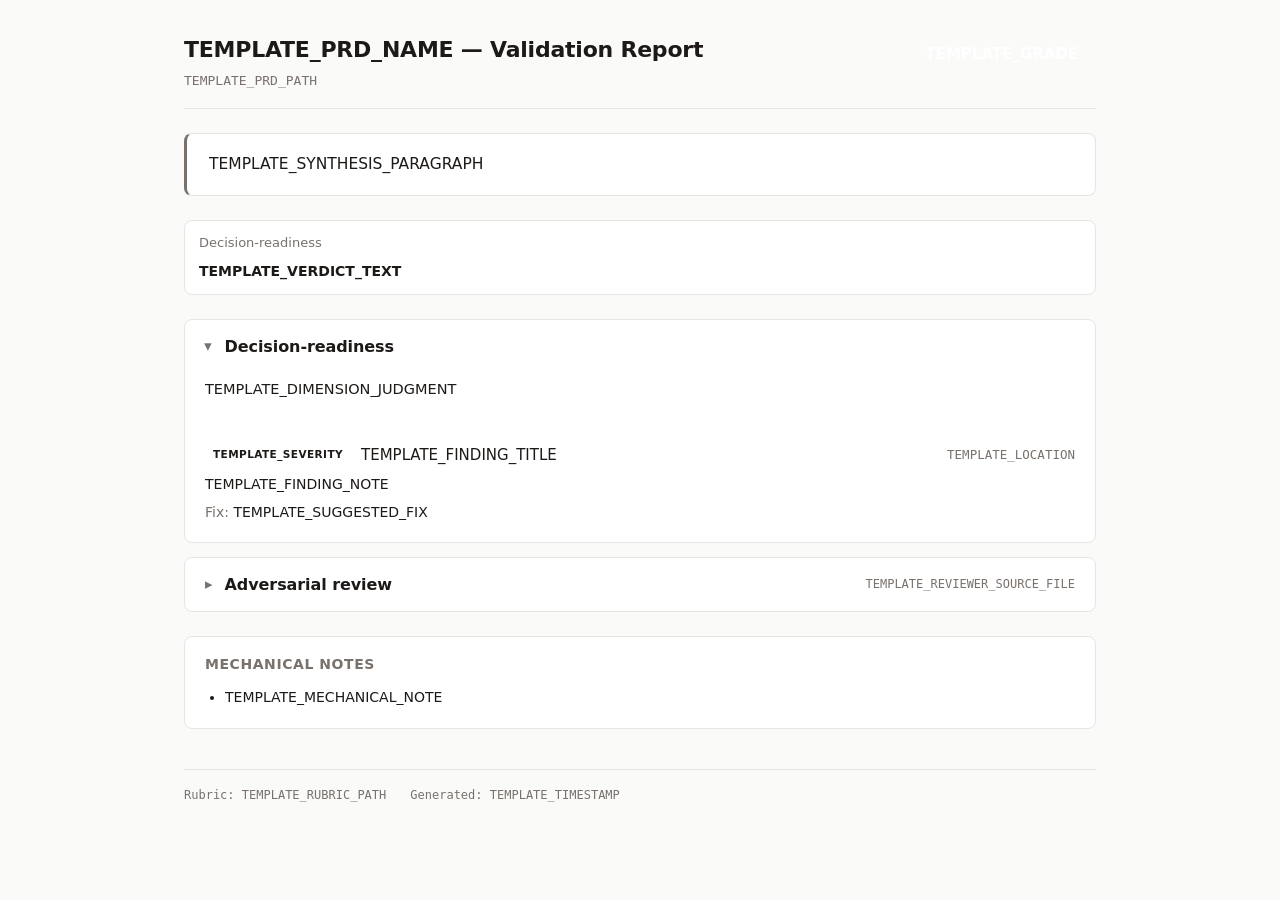
<file: .agent/skills/bmad-prd/assets/validation-report-template.html>
<!DOCTYPE html>
<!--
  PRD Validation Report — skeleton template.

  This file is a starter the synthesis pass fills in directly. There is no
  substitution engine. The LLM:
    1. Reads {doc_workspace}/review-rubric.md and every review-{slug}.md from
       additional reviewers.
    2. Copies this skeleton.
    3. Replaces the placeholder content (everything between TEMPLATE markers)
       with the consolidated review, preserving the structure and CSS.
    4. Writes the result to {doc_workspace}/validation-report.html.
    5. Writes a markdown twin to {doc_workspace}/validation-report.md.

  Visual rules the LLM must preserve:
    - The container width, the color tokens, the typography.
    - One dimension = one collapsible <section class="dimension">.
    - Verdict pill uses the verdict-* class matching its judgment.
    - Severity badge uses the sev-* class matching its level.
    - Each extra reviewer (adversarial, etc.) gets its own collapsible section
      below the rubric dimensions.
    - The footer always shows the artifact paths and timestamp.
-->
<html lang="en">
<head>
<meta charset="utf-8">
<title>PRD Validation: TEMPLATE_PRD_NAME</title>
<style>
  :root {
    --bg: #fafaf9;
    --surface: #ffffff;
    --border: #e7e5e4;
    --text: #1c1917;
    --muted: #78716c;

    --verdict-strong: #16a34a;
    --verdict-adequate: #65a30d;
    --verdict-thin: #d97706;
    --verdict-broken: #dc2626;

    --sev-low: #64748b;
    --sev-medium: #ca8a04;
    --sev-high: #ea580c;
    --sev-critical: #dc2626;

    --grade-exc: #16a34a;
    --grade-good: #65a30d;
    --grade-fair: #d97706;
    --grade-poor: #dc2626;
  }
  * { box-sizing: border-box; }
  html, body { margin: 0; padding: 0; }
  body {
    font-family: -apple-system, BlinkMacSystemFont, "Segoe UI", Inter, system-ui, sans-serif;
    background: var(--bg);
    color: var(--text);
    line-height: 1.6;
    font-size: 15px;
  }
  .container { max-width: 960px; margin: 0 auto; padding: 32px 24px 64px; }

  header.report-header {
    display: flex;
    align-items: flex-start;
    justify-content: space-between;
    gap: 24px;
    padding-bottom: 16px;
    border-bottom: 1px solid var(--border);
    margin-bottom: 24px;
  }
  .title h1 { margin: 0; font-size: 22px; font-weight: 600; letter-spacing: -0.01em; }
  .title .subtitle { color: var(--muted); font-size: 13px; margin-top: 4px; font-family: ui-monospace, "SF Mono", Menlo, monospace; }
  .grade {
    padding: 10px 18px;
    border-radius: 8px;
    font-weight: 600;
    color: white;
    font-size: 15px;
    white-space: nowrap;
  }
  .grade-excellent { background: var(--grade-exc); }
  .grade-good { background: var(--grade-good); }
  .grade-fair { background: var(--grade-fair); }
  .grade-poor { background: var(--grade-poor); }

  .synthesis {
    background: var(--surface);
    border: 1px solid var(--border);
    border-left: 3px solid var(--muted);
    border-radius: 8px;
    padding: 18px 22px;
    margin-bottom: 24px;
    font-size: 15.5px;
  }
  .synthesis p { margin: 0 0 10px; }
  .synthesis p:last-child { margin-bottom: 0; }

  .dimension-summary {
    display: grid;
    grid-template-columns: repeat(auto-fit, minmax(180px, 1fr));
    gap: 10px;
    margin-bottom: 24px;
  }
  .dim-card {
    background: var(--surface);
    border: 1px solid var(--border);
    border-radius: 8px;
    padding: 12px 14px;
  }
  .dim-card .dim-name { font-size: 13px; color: var(--muted); margin-bottom: 6px; }
  .dim-card .dim-verdict { font-size: 14px; font-weight: 600; }

  section.dimension, section.reviewer-section { margin-bottom: 14px; }
  section.dimension details, section.reviewer-section details {
    background: var(--surface);
    border: 1px solid var(--border);
    border-radius: 8px;
    overflow: hidden;
  }
  section summary {
    padding: 14px 20px;
    cursor: pointer;
    user-select: none;
    list-style: none;
    display: flex;
    align-items: center;
    gap: 12px;
  }
  section summary::-webkit-details-marker { display: none; }
  section summary::before {
    content: "▸";
    display: inline-block;
    color: var(--muted);
    transition: transform 0.15s ease;
  }
  section details[open] summary::before { transform: rotate(90deg); }
  section summary h2 {
    display: inline;
    margin: 0;
    font-size: 16px;
    font-weight: 600;
    letter-spacing: -0.005em;
    flex: 1;
  }
  .verdict-pill {
    font-size: 11px;
    padding: 3px 10px;
    border-radius: 999px;
    font-weight: 600;
    text-transform: uppercase;
    letter-spacing: 0.04em;
    color: white;
  }
  .verdict-strong { background: var(--verdict-strong); }
  .verdict-adequate { background: var(--verdict-adequate); }
  .verdict-thin { background: var(--verdict-thin); }
  .verdict-broken { background: var(--verdict-broken); }

  .dim-body { padding: 4px 20px 18px; }
  .dim-judgment { color: var(--text); font-size: 14.5px; }
  .dim-judgment p { margin: 0 0 10px; }

  .findings-list { padding: 0 20px 4px; }
  article.finding {
    padding: 14px 0;
    border-top: 1px solid var(--border);
  }
  article.finding:first-child { border-top: none; }
  article.finding header {
    display: flex;
    align-items: center;
    gap: 10px;
    flex-wrap: wrap;
    margin-bottom: 6px;
  }
  .badge {
    font-size: 10.5px;
    padding: 3px 8px;
    border-radius: 4px;
    font-weight: 600;
    text-transform: uppercase;
    letter-spacing: 0.04em;
    line-height: 1.4;
  }
  .badge-sev-low { background: rgba(100, 116, 139, 0.12); color: var(--sev-low); }
  .badge-sev-medium { background: rgba(202, 138, 4, 0.14); color: var(--sev-medium); }
  .badge-sev-high { background: rgba(234, 88, 12, 0.14); color: var(--sev-high); }
  .badge-sev-critical { background: rgba(220, 38, 38, 0.14); color: var(--sev-critical); }
  .finding-title { margin: 0; font-size: 15px; font-weight: 500; flex: 1; min-width: 200px; }
  .finding-location { font-family: ui-monospace, "SF Mono", Menlo, monospace; font-size: 12.5px; color: var(--muted); }
  .finding-note, .finding-fix { margin-top: 6px; font-size: 14px; }
  .finding-fix strong { color: var(--muted); font-weight: 500; }

  .reviewer-source {
    font-size: 12px;
    color: var(--muted);
    font-family: ui-monospace, "SF Mono", Menlo, monospace;
  }

  .mechanical {
    background: var(--surface);
    border: 1px solid var(--border);
    border-radius: 8px;
    padding: 16px 20px;
    margin-top: 24px;
    font-size: 14px;
  }
  .mechanical h3 { margin: 0 0 10px; font-size: 14px; font-weight: 600; color: var(--muted); text-transform: uppercase; letter-spacing: 0.04em; }
  .mechanical ul { margin: 0; padding-left: 20px; }
  .mechanical li { margin-bottom: 4px; color: var(--text); }

  footer.report-footer {
    margin-top: 40px;
    padding-top: 16px;
    border-top: 1px solid var(--border);
    font-size: 12px;
    color: var(--muted);
    font-family: ui-monospace, "SF Mono", Menlo, monospace;
  }
  footer .meta { display: flex; gap: 24px; flex-wrap: wrap; }
</style>
</head>
<body>
  <div class="container">

    <!-- TEMPLATE: header. Fill prd name, prd path, grade text & class. -->
    <header class="report-header">
      <div class="title">
        <h1>TEMPLATE_PRD_NAME — Validation Report</h1>
        <div class="subtitle">TEMPLATE_PRD_PATH</div>
      </div>
      <div class="grade TEMPLATE_GRADE_CLASS">TEMPLATE_GRADE</div>
    </header>

    <!-- TEMPLATE: overall synthesis paragraphs. Lift directly from
         review-rubric.md "Overall verdict" section; expand if extra reviewers
         materially shift the picture. Wrap each paragraph in <p>. -->
    <div class="synthesis">
      <p>TEMPLATE_SYNTHESIS_PARAGRAPH</p>
    </div>

    <!-- TEMPLATE: dimension summary cards. One per rubric dimension. The
         dim-verdict text uses one of: strong | adequate | thin | broken. -->
    <div class="dimension-summary">
      <div class="dim-card">
        <div class="dim-name">Decision-readiness</div>
        <div class="dim-verdict" style="color: var(--verdict-TEMPLATE_VERDICT)">TEMPLATE_VERDICT_TEXT</div>
      </div>
      <!-- repeat for each of the seven dimensions -->
    </div>

    <!-- TEMPLATE: one section per rubric dimension. Skip a dimension entirely
         if the rubric review marked it n/a for this PRD (e.g. downstream
         usability for a standalone PRD). Open the section by default if
         verdict is thin or broken. -->
    <section class="dimension">
      <details open>
        <summary>
          <h2>Decision-readiness</h2>
          <span class="verdict-pill verdict-TEMPLATE_VERDICT">TEMPLATE_VERDICT_TEXT</span>
        </summary>
        <div class="dim-body">
          <div class="dim-judgment">
            <p>TEMPLATE_DIMENSION_JUDGMENT</p>
          </div>
        </div>
        <div class="findings-list">
          <!-- TEMPLATE: zero or more findings -->
          <article class="finding">
            <header>
              <span class="badge badge-sev-TEMPLATE_SEVERITY">TEMPLATE_SEVERITY</span>
              <h3 class="finding-title">TEMPLATE_FINDING_TITLE</h3>
              <span class="finding-location">TEMPLATE_LOCATION</span>
            </header>
            <div class="finding-note">TEMPLATE_FINDING_NOTE</div>
            <div class="finding-fix"><strong>Fix:</strong> TEMPLATE_SUGGESTED_FIX</div>
          </article>
        </div>
      </details>
    </section>

    <!-- TEMPLATE: one section per extra reviewer that ran (adversarial, etc.).
         Skip this block entirely if only the rubric walker ran. -->
    <section class="reviewer-section">
      <details>
        <summary>
          <h2>Adversarial review</h2>
          <span class="reviewer-source">TEMPLATE_REVIEWER_SOURCE_FILE</span>
        </summary>
        <div class="dim-body">
          <div class="dim-judgment">
            <p>TEMPLATE_REVIEWER_PREAMBLE</p>
          </div>
        </div>
        <div class="findings-list">
          <article class="finding">
            <header>
              <span class="badge badge-sev-TEMPLATE_SEVERITY">TEMPLATE_SEVERITY</span>
              <h3 class="finding-title">TEMPLATE_FINDING_TITLE</h3>
              <span class="finding-location">TEMPLATE_LOCATION</span>
            </header>
            <div class="finding-note">TEMPLATE_FINDING_NOTE</div>
            <div class="finding-fix"><strong>Fix:</strong> TEMPLATE_SUGGESTED_FIX</div>
          </article>
        </div>
      </details>
    </section>

    <!-- TEMPLATE: mechanical notes — short, bulleted. Skip if there are none. -->
    <div class="mechanical">
      <h3>Mechanical notes</h3>
      <ul>
        <li>TEMPLATE_MECHANICAL_NOTE</li>
      </ul>
    </div>

    <footer class="report-footer">
      <div class="meta">
        <span>Rubric: TEMPLATE_RUBRIC_PATH</span>
        <span>Generated: TEMPLATE_TIMESTAMP</span>
      </div>
    </footer>
  </div>
</body>
</html>
</file>
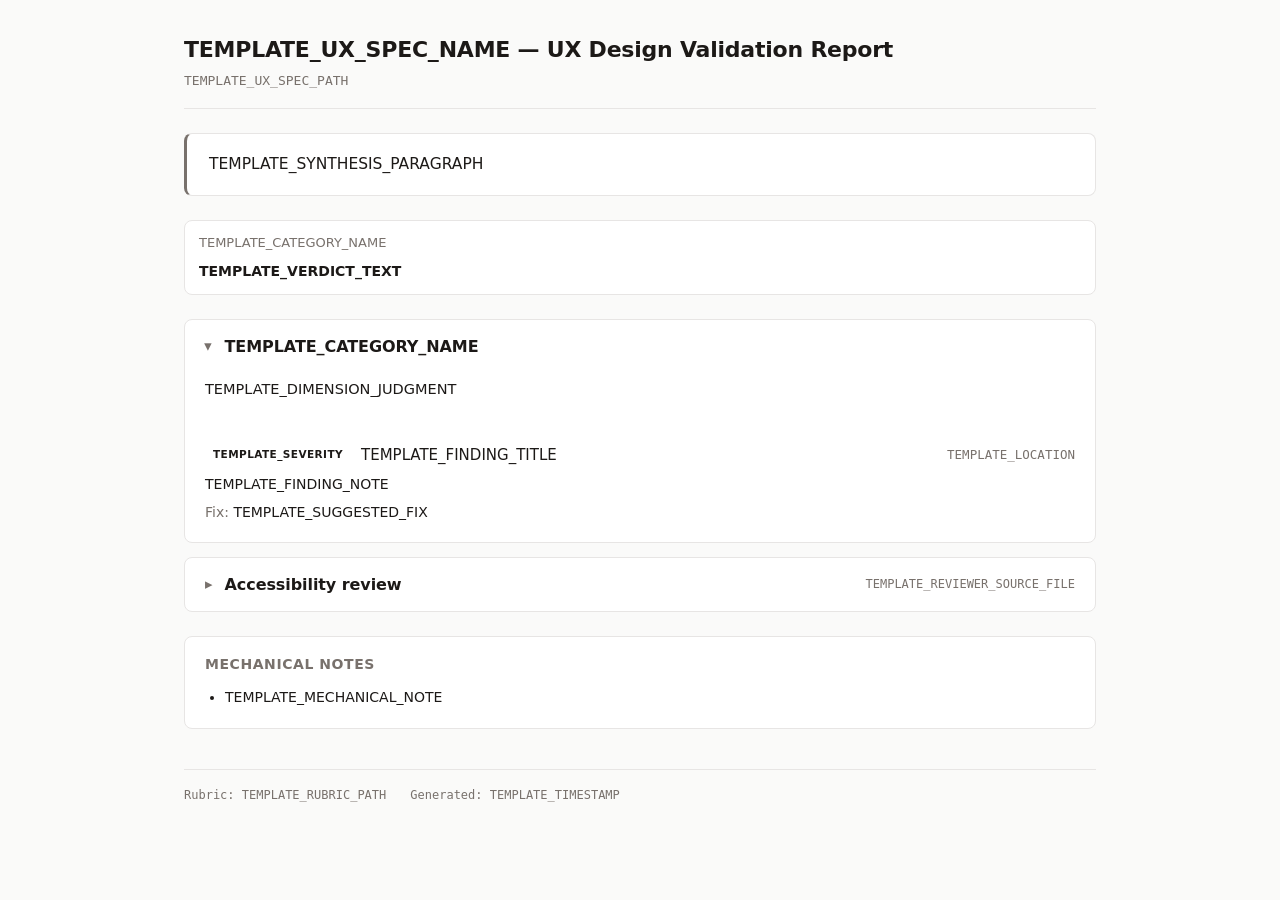
<file: .agent/skills/bmad-ux/assets/validation-report-template.html>
<!DOCTYPE html>
<!--
  UX Design Validation Report — skeleton template.

  This file is a starter the synthesis pass fills in directly. There is no
  substitution engine. The LLM:
    1. Reads {doc_workspace}/review-rubric.md and every review-{slug}.md from
       additional reviewers.
    2. Copies this skeleton.
    3. Replaces the placeholder content (everything between TEMPLATE markers)
       with the consolidated review, preserving the structure and CSS.
    4. Writes the result to {doc_workspace}/validation-report.html.
    5. Writes a markdown twin to {doc_workspace}/validation-report.md.

  Visual rules the LLM must preserve:
    - The container width, the color tokens, the typography.
    - One dimension = one collapsible <section class="dimension">.
    - Verdict pill uses the verdict-* class matching its judgment.
    - Severity badge uses the badge-sev-* class matching its level.
    - Each extra reviewer (accessibility, adversarial, etc.) gets its own
      collapsible section below the rubric dimensions.
    - The footer always shows the artifact paths and timestamp.
-->
<html lang="en">
<head>
<meta charset="utf-8">
<title>UX Design Validation: TEMPLATE_UX_SPEC_NAME</title>
<style>
  :root {
    --bg: #fafaf9;
    --surface: #ffffff;
    --border: #e7e5e4;
    --text: #1c1917;
    --muted: #78716c;

    --verdict-strong: #16a34a;
    --verdict-adequate: #65a30d;
    --verdict-thin: #d97706;
    --verdict-broken: #dc2626;

    --sev-low: #64748b;
    --sev-medium: #ca8a04;
    --sev-high: #ea580c;
    --sev-critical: #dc2626;
  }
  * { box-sizing: border-box; }
  html, body { margin: 0; padding: 0; }
  body {
    font-family: -apple-system, BlinkMacSystemFont, "Segoe UI", Inter, system-ui, sans-serif;
    background: var(--bg);
    color: var(--text);
    line-height: 1.6;
    font-size: 15px;
  }
  .container { max-width: 960px; margin: 0 auto; padding: 32px 24px 64px; }

  header.report-header {
    display: flex;
    align-items: flex-start;
    justify-content: space-between;
    gap: 24px;
    padding-bottom: 16px;
    border-bottom: 1px solid var(--border);
    margin-bottom: 24px;
  }
  .title h1 { margin: 0; font-size: 22px; font-weight: 600; letter-spacing: -0.01em; }
  .title .subtitle { color: var(--muted); font-size: 13px; margin-top: 4px; font-family: ui-monospace, "SF Mono", Menlo, monospace; }

  .synthesis {
    background: var(--surface);
    border: 1px solid var(--border);
    border-left: 3px solid var(--muted);
    border-radius: 8px;
    padding: 18px 22px;
    margin-bottom: 24px;
    font-size: 15.5px;
  }
  .synthesis p { margin: 0 0 10px; }
  .synthesis p:last-child { margin-bottom: 0; }

  .dimension-summary {
    display: grid;
    grid-template-columns: repeat(auto-fit, minmax(180px, 1fr));
    gap: 10px;
    margin-bottom: 24px;
  }
  .dim-card {
    background: var(--surface);
    border: 1px solid var(--border);
    border-radius: 8px;
    padding: 12px 14px;
  }
  .dim-card .dim-name { font-size: 13px; color: var(--muted); margin-bottom: 6px; }
  .dim-card .dim-verdict { font-size: 14px; font-weight: 600; }

  section.dimension, section.reviewer-section { margin-bottom: 14px; }
  section.dimension details, section.reviewer-section details {
    background: var(--surface);
    border: 1px solid var(--border);
    border-radius: 8px;
    overflow: hidden;
  }
  section summary {
    padding: 14px 20px;
    cursor: pointer;
    user-select: none;
    list-style: none;
    display: flex;
    align-items: center;
    gap: 12px;
  }
  section summary::-webkit-details-marker { display: none; }
  section summary::before {
    content: "▸";
    display: inline-block;
    color: var(--muted);
    transition: transform 0.15s ease;
  }
  section details[open] summary::before { transform: rotate(90deg); }
  section summary h2 {
    display: inline;
    margin: 0;
    font-size: 16px;
    font-weight: 600;
    letter-spacing: -0.005em;
    flex: 1;
  }
  .verdict-pill {
    font-size: 11px;
    padding: 3px 10px;
    border-radius: 999px;
    font-weight: 600;
    text-transform: uppercase;
    letter-spacing: 0.04em;
    color: white;
  }
  .verdict-strong { background: var(--verdict-strong); }
  .verdict-adequate { background: var(--verdict-adequate); }
  .verdict-thin { background: var(--verdict-thin); }
  .verdict-broken { background: var(--verdict-broken); }

  .dim-body { padding: 4px 20px 18px; }
  .dim-judgment { color: var(--text); font-size: 14.5px; }
  .dim-judgment p { margin: 0 0 10px; }

  .findings-list { padding: 0 20px 4px; }
  article.finding {
    padding: 14px 0;
    border-top: 1px solid var(--border);
  }
  article.finding:first-child { border-top: none; }
  article.finding header {
    display: flex;
    align-items: center;
    gap: 10px;
    flex-wrap: wrap;
    margin-bottom: 6px;
  }
  .badge {
    font-size: 10.5px;
    padding: 3px 8px;
    border-radius: 4px;
    font-weight: 600;
    text-transform: uppercase;
    letter-spacing: 0.04em;
    line-height: 1.4;
  }
  .badge-sev-low { background: rgba(100, 116, 139, 0.12); color: var(--sev-low); }
  .badge-sev-medium { background: rgba(202, 138, 4, 0.14); color: var(--sev-medium); }
  .badge-sev-high { background: rgba(234, 88, 12, 0.14); color: var(--sev-high); }
  .badge-sev-critical { background: rgba(220, 38, 38, 0.14); color: var(--sev-critical); }
  .finding-title { margin: 0; font-size: 15px; font-weight: 500; flex: 1; min-width: 200px; }
  .finding-location { font-family: ui-monospace, "SF Mono", Menlo, monospace; font-size: 12.5px; color: var(--muted); }
  .finding-note, .finding-fix { margin-top: 6px; font-size: 14px; }
  .finding-fix strong { color: var(--muted); font-weight: 500; }

  .reviewer-source {
    font-size: 12px;
    color: var(--muted);
    font-family: ui-monospace, "SF Mono", Menlo, monospace;
  }

  .mechanical {
    background: var(--surface);
    border: 1px solid var(--border);
    border-radius: 8px;
    padding: 16px 20px;
    margin-top: 24px;
    font-size: 14px;
  }
  .mechanical h3 { margin: 0 0 10px; font-size: 14px; font-weight: 600; color: var(--muted); text-transform: uppercase; letter-spacing: 0.04em; }
  .mechanical ul { margin: 0; padding-left: 20px; }
  .mechanical li { margin-bottom: 4px; color: var(--text); }

  footer.report-footer {
    margin-top: 40px;
    padding-top: 16px;
    border-top: 1px solid var(--border);
    font-size: 12px;
    color: var(--muted);
    font-family: ui-monospace, "SF Mono", Menlo, monospace;
  }
  footer .meta { display: flex; gap: 24px; flex-wrap: wrap; }
</style>
</head>
<body>
  <div class="container">

    <!-- TEMPLATE: header. Fill ux spec name and ux spec path. No overall grade —
         per-category verdicts and severity counts below carry the picture. -->
    <header class="report-header">
      <div class="title">
        <h1>TEMPLATE_UX_SPEC_NAME — UX Design Validation Report</h1>
        <div class="subtitle">TEMPLATE_UX_SPEC_PATH</div>
      </div>
    </header>

    <!-- TEMPLATE: overall synthesis paragraphs. Lift directly from
         review-rubric.md "Overall verdict" section; expand if extra reviewers
         (accessibility, adversarial, etc.) materially shift the picture.
         Wrap each paragraph in <p>. -->
    <div class="synthesis">
      <p>TEMPLATE_SYNTHESIS_PARAGRAPH</p>
    </div>

    <!-- TEMPLATE: dimension summary cards. One per rubric category, in this
         canonical order (from references/validate.md):
           1. Flow coverage
           2. Token completeness
           3. Component coverage
           4. State coverage
           5. Visual reference coverage
           6. Bloat & overspecification
           7. Inheritance discipline
           8. Shape fit
         The dim-verdict text uses one of: strong | adequate | thin | broken. -->
    <div class="dimension-summary">
      <div class="dim-card">
        <div class="dim-name">TEMPLATE_CATEGORY_NAME</div>
        <div class="dim-verdict" style="color: var(--verdict-TEMPLATE_VERDICT)">TEMPLATE_VERDICT_TEXT</div>
      </div>
      <!-- repeat for each of the eight rubric categories -->
    </div>

    <!-- TEMPLATE: one section per rubric category, same canonical order as the
         summary cards above. Skip a category entirely if the rubric review
         marked it n/a for this UX spec. Open the section by default if verdict
         is thin or broken. -->
    <section class="dimension">
      <details open>
        <summary>
          <h2>TEMPLATE_CATEGORY_NAME</h2>
          <span class="verdict-pill verdict-TEMPLATE_VERDICT">TEMPLATE_VERDICT_TEXT</span>
        </summary>
        <div class="dim-body">
          <div class="dim-judgment">
            <p>TEMPLATE_DIMENSION_JUDGMENT</p>
          </div>
        </div>
        <div class="findings-list">
          <!-- TEMPLATE: zero or more findings -->
          <article class="finding">
            <header>
              <span class="badge badge-sev-TEMPLATE_SEVERITY">TEMPLATE_SEVERITY</span>
              <h3 class="finding-title">TEMPLATE_FINDING_TITLE</h3>
              <span class="finding-location">TEMPLATE_LOCATION</span>
            </header>
            <div class="finding-note">TEMPLATE_FINDING_NOTE</div>
            <div class="finding-fix"><strong>Fix:</strong> TEMPLATE_SUGGESTED_FIX</div>
          </article>
        </div>
      </details>
    </section>

    <!-- TEMPLATE: one section per extra reviewer that ran (accessibility,
         adversarial, brand-conformance, etc.). Skip this block entirely if
         only the rubric walker ran. -->
    <section class="reviewer-section">
      <details>
        <summary>
          <h2>Accessibility review</h2>
          <span class="reviewer-source">TEMPLATE_REVIEWER_SOURCE_FILE</span>
        </summary>
        <div class="dim-body">
          <div class="dim-judgment">
            <p>TEMPLATE_REVIEWER_PREAMBLE</p>
          </div>
        </div>
        <div class="findings-list">
          <article class="finding">
            <header>
              <span class="badge badge-sev-TEMPLATE_SEVERITY">TEMPLATE_SEVERITY</span>
              <h3 class="finding-title">TEMPLATE_FINDING_TITLE</h3>
              <span class="finding-location">TEMPLATE_LOCATION</span>
            </header>
            <div class="finding-note">TEMPLATE_FINDING_NOTE</div>
            <div class="finding-fix"><strong>Fix:</strong> TEMPLATE_SUGGESTED_FIX</div>
          </article>
        </div>
      </details>
    </section>

    <!-- TEMPLATE: mechanical notes — short, bulleted. Skip if there are none. -->
    <div class="mechanical">
      <h3>Mechanical notes</h3>
      <ul>
        <li>TEMPLATE_MECHANICAL_NOTE</li>
      </ul>
    </div>

    <footer class="report-footer">
      <div class="meta">
        <span>Rubric: TEMPLATE_RUBRIC_PATH</span>
        <span>Generated: TEMPLATE_TIMESTAMP</span>
      </div>
    </footer>
  </div>
</body>
</html>
</file>
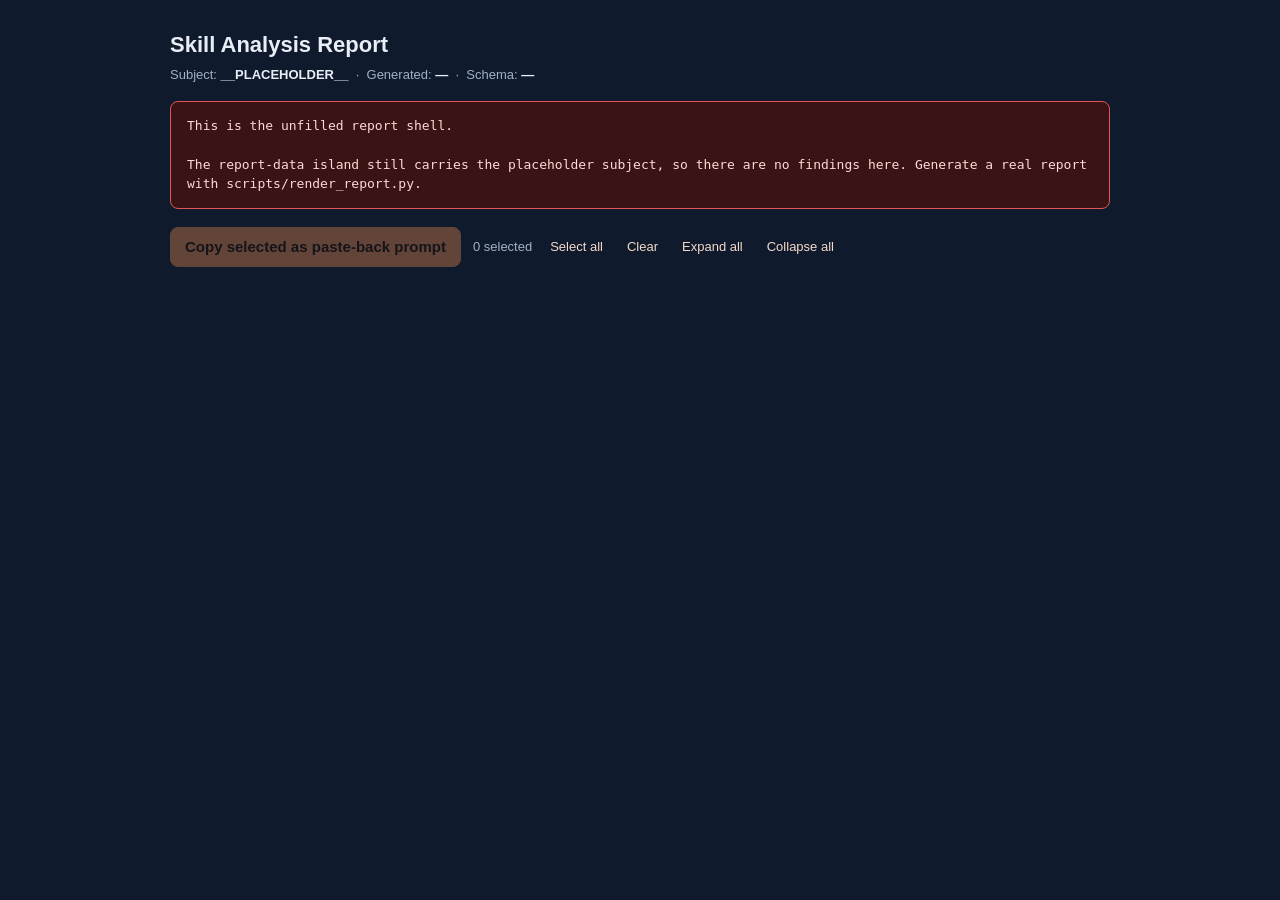
<file: .agent/skills/bmad-workflow-builder/assets/report-shell.html>
<!DOCTYPE html>
<html lang="en">
<head>
<meta charset="utf-8">
<meta name="viewport" content="width=device-width, initial-scale=1">
<title>Skill Analysis Report</title>
<style>
  :root {
    --bg: #0f1b2d;
    --panel: #16263d;
    --panel-2: #1d3250;
    --ink: #e9eef6;
    --ink-dim: #9fb0c7;
    --line: #294366;
    --accent: #b66d46;
    --accent-ink: #f4d9c8;
    --critical: #e05656;
    --high: #e0904a;
    --medium: #d8c24a;
    --low: #5aa0d0;
    --ok: #4caf72;
  }
  * { box-sizing: border-box; }
  body {
    margin: 0;
    background: var(--bg);
    color: var(--ink);
    font: 15px/1.5 -apple-system, BlinkMacSystemFont, "Segoe UI", Roboto, Helvetica, Arial, sans-serif;
  }
  .wrap { max-width: 980px; margin: 0 auto; padding: 28px 20px 80px; }
  header h1 { font-size: 22px; margin: 0 0 4px; }
  header .meta { color: var(--ink-dim); font-size: 13px; }
  header .meta b { color: var(--ink); font-weight: 600; }

  .banner {
    display: none;
    background: #3a1414;
    border: 1px solid var(--critical);
    color: #ffd9d9;
    padding: 14px 16px;
    border-radius: 8px;
    margin: 16px 0;
    white-space: pre-wrap;
    font-family: ui-monospace, SFMono-Regular, Menlo, monospace;
    font-size: 13px;
  }
  .banner.show { display: block; }

  .overview {
    background: var(--panel);
    border: 1px solid var(--line);
    border-radius: 10px;
    padding: 18px;
    margin: 18px 0;
  }
  .grade {
    font-size: 34px;
    font-weight: 800;
    margin: 0 0 8px;
    text-transform: capitalize;
  }
  .grade.g-excellent { color: var(--ok); }
  .grade.g-good { color: var(--low); }
  .grade.g-fair { color: var(--medium); }
  .grade.g-poor { color: var(--critical); }
  .verdict { font-size: 16px; font-weight: 600; margin: 0 0 14px; }
  .summary { color: var(--ink-dim); margin: 0 0 14px; }
  .counts { display: flex; flex-wrap: wrap; gap: 10px; }
  .pill {
    display: inline-flex;
    align-items: center;
    gap: 8px;
    padding: 6px 12px;
    border-radius: 999px;
    background: var(--panel-2);
    border: 1px solid var(--line);
    font-size: 13px;
  }
  .pill .dot { width: 10px; height: 10px; border-radius: 50%; }
  .pill .n { font-weight: 700; }
  .dot.critical { background: var(--critical); }
  .dot.high { background: var(--high); }
  .dot.medium { background: var(--medium); }
  .dot.low { background: var(--low); }

  /* Generic synthesis/agent-block panel */
  .block {
    background: var(--panel);
    border: 1px solid var(--line);
    border-radius: 10px;
    padding: 18px;
    margin: 18px 0;
  }
  .block > h2 {
    font-size: 13px;
    text-transform: uppercase;
    letter-spacing: 0.06em;
    color: var(--ink-dim);
    margin: 0 0 12px;
  }
  .block .mono, .block code {
    font-family: ui-monospace, SFMono-Regular, Menlo, monospace;
    font-size: 13px;
    background: var(--panel-2);
    padding: 1px 5px;
    border-radius: 4px;
  }
  .kv { margin: 0; display: grid; grid-template-columns: 150px 1fr; gap: 6px 14px; }
  .kv dt { color: var(--ink-dim); font-size: 12px; text-transform: uppercase; letter-spacing: 0.04em; }
  .kv dd { margin: 0; }

  /* Themes */
  .theme { padding: 12px 0; border-top: 1px solid var(--line); }
  .theme:first-of-type { border-top: none; padding-top: 0; }
  .theme .t-head { display: flex; align-items: center; gap: 10px; }
  .theme .t-title { font-weight: 600; flex: 1 1 auto; min-width: 0; }
  .theme .t-cause { color: var(--ink-dim); margin-top: 4px; }
  .theme .t-action { margin-top: 4px; }
  .theme .t-findings { margin-top: 8px; padding-left: 12px; border-left: 2px solid var(--line); }
  .theme .t-finding { font-size: 13px; color: var(--ink-dim); padding: 2px 0; }

  /* Strengths */
  .strength-list { margin: 0; padding-left: 20px; }
  .strength-list li { padding: 2px 0; }

  /* Recommendations */
  .rec { padding: 8px 0; border-top: 1px solid var(--line); }
  .rec:first-of-type { border-top: none; padding-top: 0; }
  .rec .rank { font-weight: 700; color: var(--accent-ink); margin-right: 8px; }
  .rec .resolves { color: var(--ink-dim); font-size: 12px; margin-left: 8px; }

  /* Experience journeys */
  .block .journey { padding: 8px 0; border-top: 1px solid var(--line); }
  .block .journey:first-of-type { border-top: none; padding-top: 0; }
  .block .journey .j-name { font-weight: 600; }
  .block .journey .j-steps { color: var(--ink-dim); margin-top: 2px; }

  .toolbar {
    display: flex;
    align-items: center;
    gap: 12px;
    margin: 18px 0 10px;
    flex-wrap: wrap;
  }
  .toolbar .sel-count { color: var(--ink-dim); font-size: 13px; }
  button {
    font: inherit;
    cursor: pointer;
    border-radius: 8px;
    border: 1px solid var(--line);
    background: var(--panel-2);
    color: var(--ink);
    padding: 8px 14px;
  }
  button.primary {
    background: var(--accent);
    border-color: var(--accent);
    color: #1a0e07;
    font-weight: 600;
  }
  button:disabled { opacity: 0.5; cursor: default; }
  button.link {
    background: none;
    border: none;
    color: var(--accent-ink);
    padding: 4px 6px;
    font-size: 13px;
  }
  button.small { padding: 5px 10px; font-size: 13px; flex: 0 0 auto; }

  .no-findings {
    background: var(--panel);
    border: 1px dashed var(--line);
    border-radius: 10px;
    padding: 28px;
    text-align: center;
    color: var(--ink-dim);
  }
  .no-findings .big { font-size: 18px; color: var(--ok); margin-bottom: 6px; }

  .group { margin: 18px 0; }
  .group > h2 {
    font-size: 13px;
    text-transform: uppercase;
    letter-spacing: 0.06em;
    color: var(--ink-dim);
    margin: 0 0 8px;
    display: flex;
    align-items: center;
    gap: 8px;
  }

  .finding {
    background: var(--panel);
    border: 1px solid var(--line);
    border-left: 4px solid var(--line);
    border-radius: 8px;
    margin: 8px 0;
    overflow: hidden;
  }
  .finding.sev-critical { border-left-color: var(--critical); }
  .finding.sev-high { border-left-color: var(--high); }
  .finding.sev-medium { border-left-color: var(--medium); }
  .finding.sev-low { border-left-color: var(--low); }

  .finding .row {
    display: flex;
    align-items: center;
    gap: 12px;
    padding: 12px 14px;
  }
  .finding .row .chk { width: 16px; height: 16px; flex: 0 0 auto; cursor: pointer; }
  .finding .row .head { flex: 1 1 auto; cursor: pointer; min-width: 0; }
  .finding .row .title { font-weight: 600; }
  .finding .row .sub { color: var(--ink-dim); font-size: 12px; margin-top: 2px; }
  .finding .tag {
    flex: 0 0 auto;
    font-size: 11px;
    text-transform: uppercase;
    letter-spacing: 0.04em;
    padding: 3px 8px;
    border-radius: 6px;
    background: var(--panel-2);
    border: 1px solid var(--line);
    color: var(--ink-dim);
  }
  .finding .caret { flex: 0 0 auto; color: var(--ink-dim); transition: transform 0.15s; cursor: pointer; }
  .finding.open .caret { transform: rotate(90deg); }

  .finding .body {
    display: none;
    padding: 0 14px 14px 42px;
    border-top: 1px solid var(--line);
  }
  .finding.open .body { display: block; }
  .finding .body dl { margin: 12px 0 0; display: grid; grid-template-columns: 130px 1fr; gap: 6px 14px; }
  .finding .body dt { color: var(--ink-dim); font-size: 12px; text-transform: uppercase; letter-spacing: 0.04em; }
  .finding .body dd { margin: 0; }
  .finding .body code, .finding .body .mono {
    font-family: ui-monospace, SFMono-Regular, Menlo, monospace;
    font-size: 13px;
    background: var(--panel-2);
    padding: 1px 5px;
    border-radius: 4px;
  }

  .toast {
    position: fixed;
    left: 50%;
    bottom: 28px;
    transform: translateX(-50%);
    background: var(--ok);
    color: #06160c;
    padding: 10px 18px;
    border-radius: 8px;
    font-weight: 600;
    opacity: 0;
    transition: opacity 0.2s;
    pointer-events: none;
  }
  .toast.show { opacity: 1; }

  .fallback-area { margin-top: 12px; display: none; }
  .fallback-area.show { display: block; }
  .fallback-area textarea {
    width: 100%;
    min-height: 160px;
    background: var(--panel-2);
    color: var(--ink);
    border: 1px solid var(--line);
    border-radius: 8px;
    padding: 10px;
    font-family: ui-monospace, SFMono-Regular, Menlo, monospace;
    font-size: 13px;
  }
</style>
</head>
<body>
<div class="wrap">
  <header>
    <h1>Skill Analysis Report</h1>
    <div class="meta">
      <span>Subject: <b id="m-subject">—</b></span> &nbsp;·&nbsp;
      <span>Generated: <b id="m-generated">—</b></span> &nbsp;·&nbsp;
      <span>Schema: <b id="m-schema">—</b></span>
    </div>
  </header>

  <div id="parse-banner" class="banner"></div>

  <section id="overview" class="overview" hidden>
    <div id="grade" class="grade" hidden></div>
    <p id="verdict" class="verdict"></p>
    <p id="summary-text" class="summary" hidden></p>
    <div id="counts" class="counts"></div>
  </section>

  <!-- Synthesis layer (themes, strengths, recommendations). Hidden when absent. -->
  <section id="themes" class="block" hidden></section>
  <section id="strengths" class="block" hidden></section>
  <section id="recommendations" class="block" hidden></section>

  <!-- Experience: journeys plus headless (experience). Hidden when absent. -->
  <section id="experience" class="block" hidden></section>

  <div id="toolbar" class="toolbar" hidden>
    <button id="btn-copy" class="primary" disabled>Copy selected as paste-back prompt</button>
    <span id="sel-count" class="sel-count">0 selected</span>
    <button id="btn-select-all" class="link">Select all</button>
    <button id="btn-clear" class="link">Clear</button>
    <button id="btn-expand-all" class="link">Expand all</button>
    <button id="btn-collapse-all" class="link">Collapse all</button>
  </div>

  <div id="fallback" class="fallback-area">
    <p class="sel-count">Clipboard was unavailable. Copy the text below manually:</p>
    <textarea id="fallback-text" readonly></textarea>
  </div>

  <div id="findings-root"></div>
</div>

<div id="toast" class="toast">Copied</div>

<!-- scripts/render_report.py replaces the contents of this island per run.
     The placeholder below is intentionally unusable: the shell refuses to
     render it, so a failed injection can never look like real findings. -->
<script type="application/json" id="report-data">
{
  "schema_version": 2,
  "subject": "__PLACEHOLDER__",
  "generated": "",
  "verdict": "",
  "findings": []
}
</script>

<script>
(function () {
  "use strict";

  var SEVERITIES = ["critical", "high", "medium", "low"];
  var SEV_LABEL = { critical: "Critical", high: "High", medium: "Medium", low: "Low" };
  var GRADES = ["excellent", "good", "fair", "poor"];
  var PLACEHOLDER_SUBJECT = "__PLACEHOLDER__";

  var els = {
    banner: document.getElementById("parse-banner"),
    overview: document.getElementById("overview"),
    grade: document.getElementById("grade"),
    verdict: document.getElementById("verdict"),
    summaryText: document.getElementById("summary-text"),
    counts: document.getElementById("counts"),
    themes: document.getElementById("themes"),
    strengths: document.getElementById("strengths"),
    recommendations: document.getElementById("recommendations"),
    experience: document.getElementById("experience"),
    toolbar: document.getElementById("toolbar"),
    root: document.getElementById("findings-root"),
    subject: document.getElementById("m-subject"),
    generated: document.getElementById("m-generated"),
    schema: document.getElementById("m-schema"),
    selCount: document.getElementById("sel-count"),
    btnCopy: document.getElementById("btn-copy"),
    btnSelectAll: document.getElementById("btn-select-all"),
    btnClear: document.getElementById("btn-clear"),
    btnExpandAll: document.getElementById("btn-expand-all"),
    btnCollapseAll: document.getElementById("btn-collapse-all"),
    fallback: document.getElementById("fallback"),
    fallbackText: document.getElementById("fallback-text"),
    toast: document.getElementById("toast")
  };

  var selected = Object.create(null);
  var findings = [];
  var findingsById = Object.create(null);
  var subjectPath = "";
  var standards = null;

  function showBanner(message) {
    els.banner.textContent = message;
    els.banner.classList.add("show");
  }

  function esc(value) {
    var s = value == null ? "" : String(value);
    return s.replace(/[&<>"']/g, function (c) {
      return { "&": "&amp;", "<": "&lt;", ">": "&gt;", '"': "&quot;", "'": "&#39;" }[c];
    });
  }

  // Normalize an arbitrary parsed object against schema_version 2, supplying
  // defaults so a partial or future island still renders. Unknown fields are
  // ignored, not fatal. Severity counts are always derived from the findings
  // array, never read from the island, so they cannot disagree with it. The
  // synthesis blocks (grade, summary, themes, strengths, recommendations) and
  // the experience block are OPTIONAL: each normalizes to an empty value that
  // renders nothing rather than an empty panel or an error.
  function normalize(raw) {
    var obj = raw && typeof raw === "object" ? raw : {};
    var rawFindings = Array.isArray(obj.findings) ? obj.findings : [];

    var norm = {
      schema_version: typeof obj.schema_version === "number" ? obj.schema_version : 2,
      subject: obj.subject != null ? String(obj.subject) : "(unspecified)",
      generated: obj.generated != null ? String(obj.generated) : "(unspecified)",
      verdict: obj.verdict != null ? String(obj.verdict) : "(no verdict supplied)",
      grade: GRADES.indexOf(String(obj.grade || "").toLowerCase()) >= 0
        ? String(obj.grade).toLowerCase() : "",
      summary: typeof obj.summary === "string" ? obj.summary : "",
      standards: (obj.standards && typeof obj.standards === "object") ? {
        canon: obj.standards.canon != null ? String(obj.standards.canon) : "",
        principles: obj.standards.principles != null ? String(obj.standards.principles) : "",
        scripts: obj.standards.scripts != null ? String(obj.standards.scripts) : ""
      } : null,
      themes: normalizeThemes(obj.themes),
      strengths: normalizeStrengths(obj.strengths),
      recommendations: normalizeRecommendations(obj.recommendations),
      experience: normalizeExperience(obj.experience),
      counts: { critical: 0, high: 0, medium: 0, low: 0 },
      findings: []
    };

    rawFindings.forEach(function (f, i) {
      if (!f || typeof f !== "object") { return; }
      var sev = SEVERITIES.indexOf(f.severity) >= 0 ? f.severity : "low";
      norm.findings.push({
        id: f.id != null ? String(f.id) : "finding-" + (i + 1),
        lens: f.lens != null ? String(f.lens) : "(unknown)",
        severity: sev,
        title: f.title != null ? String(f.title) : "(untitled finding)",
        location: f.location != null ? String(f.location) : "",
        evidence: f.evidence != null ? String(f.evidence) : "",
        recommendation: f.recommendation != null ? String(f.recommendation) : "",
        proposed_smallest: f.proposed_smallest != null ? String(f.proposed_smallest) : "",
        predicted_delta: f.predicted_delta != null ? String(f.predicted_delta) : ""
      });
      norm.counts[sev] += 1;
    });

    return norm;
  }

  function normalizeThemes(raw) {
    if (!Array.isArray(raw)) { return []; }
    var list = [];
    raw.forEach(function (t) {
      if (!t || typeof t !== "object") { return; }
      var ids = [];
      if (Array.isArray(t.finding_ids)) {
        t.finding_ids.forEach(function (id) { if (id != null) { ids.push(String(id)); } });
      }
      var title = t.title != null ? String(t.title) : "";
      if (!title && !ids.length) { return; }
      list.push({
        title: title || "(untitled theme)",
        root_cause: t.root_cause != null ? String(t.root_cause) : "",
        action: t.action != null ? String(t.action) : "",
        finding_ids: ids
      });
    });
    return list;
  }

  function normalizeStrengths(raw) {
    if (!Array.isArray(raw)) { return []; }
    var list = [];
    raw.forEach(function (s) {
      if (typeof s === "string" && s) { list.push(s); }
      else if (s && typeof s === "object" && s.title) {
        list.push(String(s.title) + (s.detail ? " — " + String(s.detail) : ""));
      }
    });
    return list;
  }

  function normalizeRecommendations(raw) {
    if (!Array.isArray(raw)) { return []; }
    var list = [];
    raw.forEach(function (r, i) {
      if (!r || typeof r !== "object") { return; }
      var action = r.action != null ? String(r.action) : "";
      if (!action) { return; }
      var resolves = "";
      if (Array.isArray(r.resolves)) { resolves = r.resolves.map(String).join(", "); }
      else if (typeof r.resolves === "number") { resolves = r.resolves + " findings"; }
      else if (r.resolves != null) { resolves = String(r.resolves); }
      list.push({
        rank: typeof r.rank === "number" ? r.rank : i + 1,
        action: action,
        resolves: resolves
      });
    });
    list.sort(function (a, b) { return a.rank - b.rank; });
    return list;
  }

  // Optional experience block: journeys plus a headless note. Returns null when
  // neither is usable.
  function normalizeExperience(raw) {
    if (!raw || typeof raw !== "object") { return null; }
    var journeys = [];
    if (Array.isArray(raw.journeys)) {
      raw.journeys.forEach(function (j) {
        if (!j || typeof j !== "object") { return; }
        var name = j.name != null ? String(j.name) : "";
        var steps = j.steps != null ? String(j.steps) : "";
        if (!name && !steps) { return; }
        journeys.push({ name: name, steps: steps });
      });
    }
    var headless = raw.headless != null ? String(raw.headless) : "";
    if (!journeys.length && !headless) { return null; }
    return { journeys: journeys, headless: headless };
  }

  function renderOverview(data) {
    els.subject.textContent = data.subject;
    els.generated.textContent = data.generated;
    els.schema.textContent = String(data.schema_version);
    els.verdict.textContent = data.verdict;

    if (data.grade) {
      els.grade.textContent = data.grade;
      els.grade.className = "grade g-" + data.grade;
      els.grade.hidden = false;
    }
    if (data.summary) {
      els.summaryText.textContent = data.summary;
      els.summaryText.hidden = false;
    }

    els.counts.innerHTML = "";
    SEVERITIES.forEach(function (s) {
      var pill = document.createElement("span");
      pill.className = "pill";
      pill.innerHTML =
        '<span class="dot ' + s + '"></span>' +
        '<span class="lbl">' + SEV_LABEL[s] + '</span>' +
        '<span class="n">' + data.counts[s] + "</span>";
      els.counts.appendChild(pill);
    });
    els.overview.hidden = false;
  }

  // Every copied fix prompt opens by anchoring the fixing session to the same
  // standards that produced the findings, so the fix is held to the bar too.
  function standardsPreamble() {
    if (!standards || !standards.canon) { return []; }
    var bar = standards.canon + (standards.principles ? " and " + standards.principles : "");
    var lines = [
      "Hold " + bar + " as the bar for every line you change — a fix that adds ceremony is a new finding, not a fix."
    ];
    if (standards.scripts) {
      lines.push("If the fix adds or changes scripts, follow " + standards.scripts + ".");
    }
    lines.push("");
    return lines;
  }

  function composeThemePrompt(theme, resolved) {
    var lines = standardsPreamble();
    lines.push("Fix the following theme in " + subjectPath + ": " + theme.title);
    lines.push("");
    if (theme.root_cause) { lines.push("Root cause: " + theme.root_cause); }
    if (theme.action) { lines.push("Fix: " + theme.action); }
    if (resolved.length) {
      lines.push("");
      lines.push("Findings to address:");
      resolved.forEach(function (f, i) {
        lines.push((i + 1) + ". " + f.title);
        if (f.location) { lines.push("   Location: " + f.location); }
        if (f.evidence) { lines.push("   Evidence: " + f.evidence); }
        if (f.recommendation) { lines.push("   Recommendation: " + f.recommendation); }
      });
    }
    return lines.join("\n") + "\n";
  }

  function renderThemes(themes) {
    if (!themes.length) { els.themes.hidden = true; return; }
    els.themes.innerHTML = "<h2>Themes</h2>";
    themes.forEach(function (t) {
      var resolved = t.finding_ids
        .map(function (id) { return findingsById[id]; })
        .filter(function (f) { return !!f; });
      var items = resolved.map(function (f) {
        return '<div class="t-finding"><span class="mono">' + esc(f.id) + "</span> " +
          esc(f.title) +
          (f.location ? ' · <span class="mono">' + esc(f.location) + "</span>" : "") +
          "</div>";
      }).join("");

      var node = document.createElement("div");
      node.className = "theme";
      node.innerHTML =
        '<div class="t-head"><span class="t-title">' + esc(t.title) + "</span>" +
        '<button class="small t-fix">Fix This Theme</button></div>' +
        (t.root_cause ? '<div class="t-cause">Root cause: ' + esc(t.root_cause) + "</div>" : "") +
        (t.action ? '<div class="t-action"><b>Fix:</b> ' + esc(t.action) + "</div>" : "") +
        (items ? '<div class="t-findings">' + items + "</div>" : "");
      node.querySelector(".t-fix").addEventListener("click", function () {
        copyText(composeThemePrompt(t, resolved));
      });
      els.themes.appendChild(node);
    });
    els.themes.hidden = false;
  }

  function renderStrengths(list) {
    if (!list.length) { els.strengths.hidden = true; return; }
    els.strengths.innerHTML =
      "<h2>Strengths</h2><ul class=\"strength-list\">" +
      list.map(function (s) { return "<li>" + esc(s) + "</li>"; }).join("") +
      "</ul>";
    els.strengths.hidden = false;
  }

  function renderRecommendations(recs) {
    if (!recs.length) { els.recommendations.hidden = true; return; }
    var html = "<h2>Recommendations</h2>";
    recs.forEach(function (r) {
      html += '<div class="rec"><span class="rank">#' + esc(String(r.rank)) + "</span>" +
        esc(r.action) +
        (r.resolves ? '<span class="resolves">resolves: ' + esc(r.resolves) + "</span>" : "") +
        "</div>";
    });
    els.recommendations.innerHTML = html;
    els.recommendations.hidden = false;
  }

  function renderExperience(exp) {
    if (!exp) { els.experience.hidden = true; return; }
    var html = "<h2>Experience</h2>";
    if (exp.journeys.length) {
      html += exp.journeys.map(function (j) {
        return '<div class="journey">' +
          '<div class="j-name">' + esc(j.name || "(unnamed journey)") + "</div>" +
          (j.steps ? '<div class="j-steps">' + esc(j.steps) + "</div>" : "") +
          "</div>";
      }).join("");
    }
    if (exp.headless) {
      html += '<dl class="kv" style="margin-top:12px"><dt>Headless</dt><dd>' +
        esc(exp.headless) + "</dd></dl>";
    }
    els.experience.innerHTML = html;
    els.experience.hidden = false;
  }

  function renderNoFindings() {
    els.root.innerHTML =
      '<div class="no-findings">' +
      '<div class="big">No findings</div>' +
      "<div>The scanners returned a clean pass for this subject.</div>" +
      "</div>";
  }

  function findingNode(f) {
    var node = document.createElement("div");
    node.className = "finding sev-" + f.severity;
    node.setAttribute("data-id", f.id);

    var sub =
      esc(f.lens) +
      (f.location ? ' · <span class="mono">' + esc(f.location) + "</span>" : "");

    var rows =
      "<dt>Lens</dt><dd>" + esc(f.lens) + "</dd>" +
      (f.location ? "<dt>Location</dt><dd><code>" + esc(f.location) + "</code></dd>" : "") +
      (f.evidence ? "<dt>Evidence</dt><dd>" + esc(f.evidence) + "</dd>" : "") +
      (f.recommendation ? "<dt>Recommendation</dt><dd>" + esc(f.recommendation) + "</dd>" : "") +
      (f.proposed_smallest ? "<dt>Proposed smallest</dt><dd>" + esc(f.proposed_smallest) + "</dd>" : "") +
      (f.predicted_delta ? "<dt>Predicted delta</dt><dd>" + esc(f.predicted_delta) + "</dd>" : "");

    node.innerHTML =
      '<div class="row">' +
      '<input type="checkbox" class="chk" aria-label="Select finding">' +
      '<div class="head">' +
      '<div class="title">' + esc(f.title) + "</div>" +
      '<div class="sub">' + sub + "</div>" +
      "</div>" +
      '<span class="tag">' + SEV_LABEL[f.severity] + "</span>" +
      '<span class="caret">▸</span>' +
      "</div>" +
      '<div class="body"><dl>' + rows + "</dl></div>";

    var chk = node.querySelector(".chk");
    chk.checked = !!selected[f.id];
    chk.addEventListener("change", function () {
      if (chk.checked) { selected[f.id] = true; } else { delete selected[f.id]; }
      updateSelection();
    });

    var head = node.querySelector(".head");
    var caret = node.querySelector(".caret");
    function toggle() { node.classList.toggle("open"); }
    head.addEventListener("click", toggle);
    caret.addEventListener("click", toggle);

    return node;
  }

  function renderFindings(list) {
    els.root.innerHTML = "";
    if (list.length === 0) {
      renderNoFindings();
      els.toolbar.hidden = true;
      return;
    }
    els.toolbar.hidden = false;

    SEVERITIES.forEach(function (sev) {
      var group = list.filter(function (f) { return f.severity === sev; });
      if (group.length === 0) { return; }
      var wrap = document.createElement("div");
      wrap.className = "group";
      var h = document.createElement("h2");
      h.innerHTML = '<span class="dot ' + sev + '"></span>' + SEV_LABEL[sev] + " (" + group.length + ")";
      wrap.appendChild(h);
      group.forEach(function (f) { wrap.appendChild(findingNode(f)); });
      els.root.appendChild(wrap);
    });
  }

  function updateSelection() {
    var n = Object.keys(selected).length;
    els.selCount.textContent = n + " selected";
    els.btnCopy.disabled = n === 0;
  }

  function composePrompt() {
    var picked = findings.filter(function (f) { return selected[f.id]; });
    if (picked.length === 0) { return ""; }
    var lines = standardsPreamble();
    lines.push("Fix the following issues in " + subjectPath + ":");
    lines.push("");
    picked.forEach(function (f, i) {
      lines.push((i + 1) + ". " + f.title);
      if (f.location) { lines.push("   Location: " + f.location); }
      if (f.evidence) { lines.push("   Evidence: " + f.evidence); }
      if (f.recommendation) { lines.push("   Recommendation: " + f.recommendation); }
      if (f.proposed_smallest) { lines.push("   Proposed smallest: " + f.proposed_smallest); }
      lines.push("");
    });
    return lines.join("\n").replace(/\n+$/, "\n");
  }

  function showToast(text) {
    els.toast.textContent = text;
    els.toast.classList.add("show");
    setTimeout(function () { els.toast.classList.remove("show"); }, 1600);
  }

  function fallbackCopy(text) {
    els.fallbackText.value = text;
    els.fallback.classList.add("show");
    els.fallbackText.focus();
    els.fallbackText.select();
    try {
      var ok = document.execCommand && document.execCommand("copy");
      if (ok) {
        showToast("Copied");
        return;
      }
    } catch (e) { /* fall through to manual */ }
    showToast("Copy the text shown below");
  }

  function copyText(text) {
    if (!text) { return; }
    if (navigator.clipboard && navigator.clipboard.writeText) {
      navigator.clipboard.writeText(text).then(
        function () { showToast("Copied"); },
        function () { fallbackCopy(text); }
      );
    } else {
      fallbackCopy(text);
    }
  }

  function doCopy() {
    copyText(composePrompt());
  }

  function wireToolbar() {
    els.btnCopy.addEventListener("click", doCopy);
    els.btnSelectAll.addEventListener("click", function () {
      findings.forEach(function (f) { selected[f.id] = true; });
      document.querySelectorAll(".finding .chk").forEach(function (c) { c.checked = true; });
      updateSelection();
    });
    els.btnClear.addEventListener("click", function () {
      selected = Object.create(null);
      document.querySelectorAll(".finding .chk").forEach(function (c) { c.checked = false; });
      els.fallback.classList.remove("show");
      updateSelection();
    });
    els.btnExpandAll.addEventListener("click", function () {
      document.querySelectorAll(".finding").forEach(function (n) { n.classList.add("open"); });
    });
    els.btnCollapseAll.addEventListener("click", function () {
      document.querySelectorAll(".finding").forEach(function (n) { n.classList.remove("open"); });
    });
  }

  function init() {
    var island = document.getElementById("report-data");
    var parsed;
    try {
      if (!island) { throw new Error("report-data island element not found"); }
      parsed = JSON.parse(island.textContent);
    } catch (err) {
      showBanner(
        "Could not parse the report data island.\n\n" +
        "Error: " + (err && err.message ? err.message : String(err)) + "\n\n" +
        "The findings could not be rendered. The JSON inside the " +
        'report-data island (the application/json script tag) is malformed.'
      );
      return;
    }

    var data = normalize(parsed);

    if (data.subject === PLACEHOLDER_SUBJECT) {
      els.subject.textContent = data.subject;
      showBanner(
        "This is the unfilled report shell.\n\n" +
        "The report-data island still carries the placeholder subject, so " +
        "there are no findings here. Generate a real report with " +
        "scripts/render_report.py."
      );
      return;
    }

    findings = data.findings;
    subjectPath = data.subject;
    standards = data.standards;
    findingsById = Object.create(null);
    findings.forEach(function (f) { findingsById[f.id] = f; });

    renderOverview(data);
    renderThemes(data.themes);
    renderStrengths(data.strengths);
    renderRecommendations(data.recommendations);
    renderExperience(data.experience);
    renderFindings(findings);
    wireToolbar();
    updateSelection();
  }

  if (document.readyState === "loading") {
    document.addEventListener("DOMContentLoaded", init);
  } else {
    init();
  }
})();
</script>
</body>
</html>
</file>
